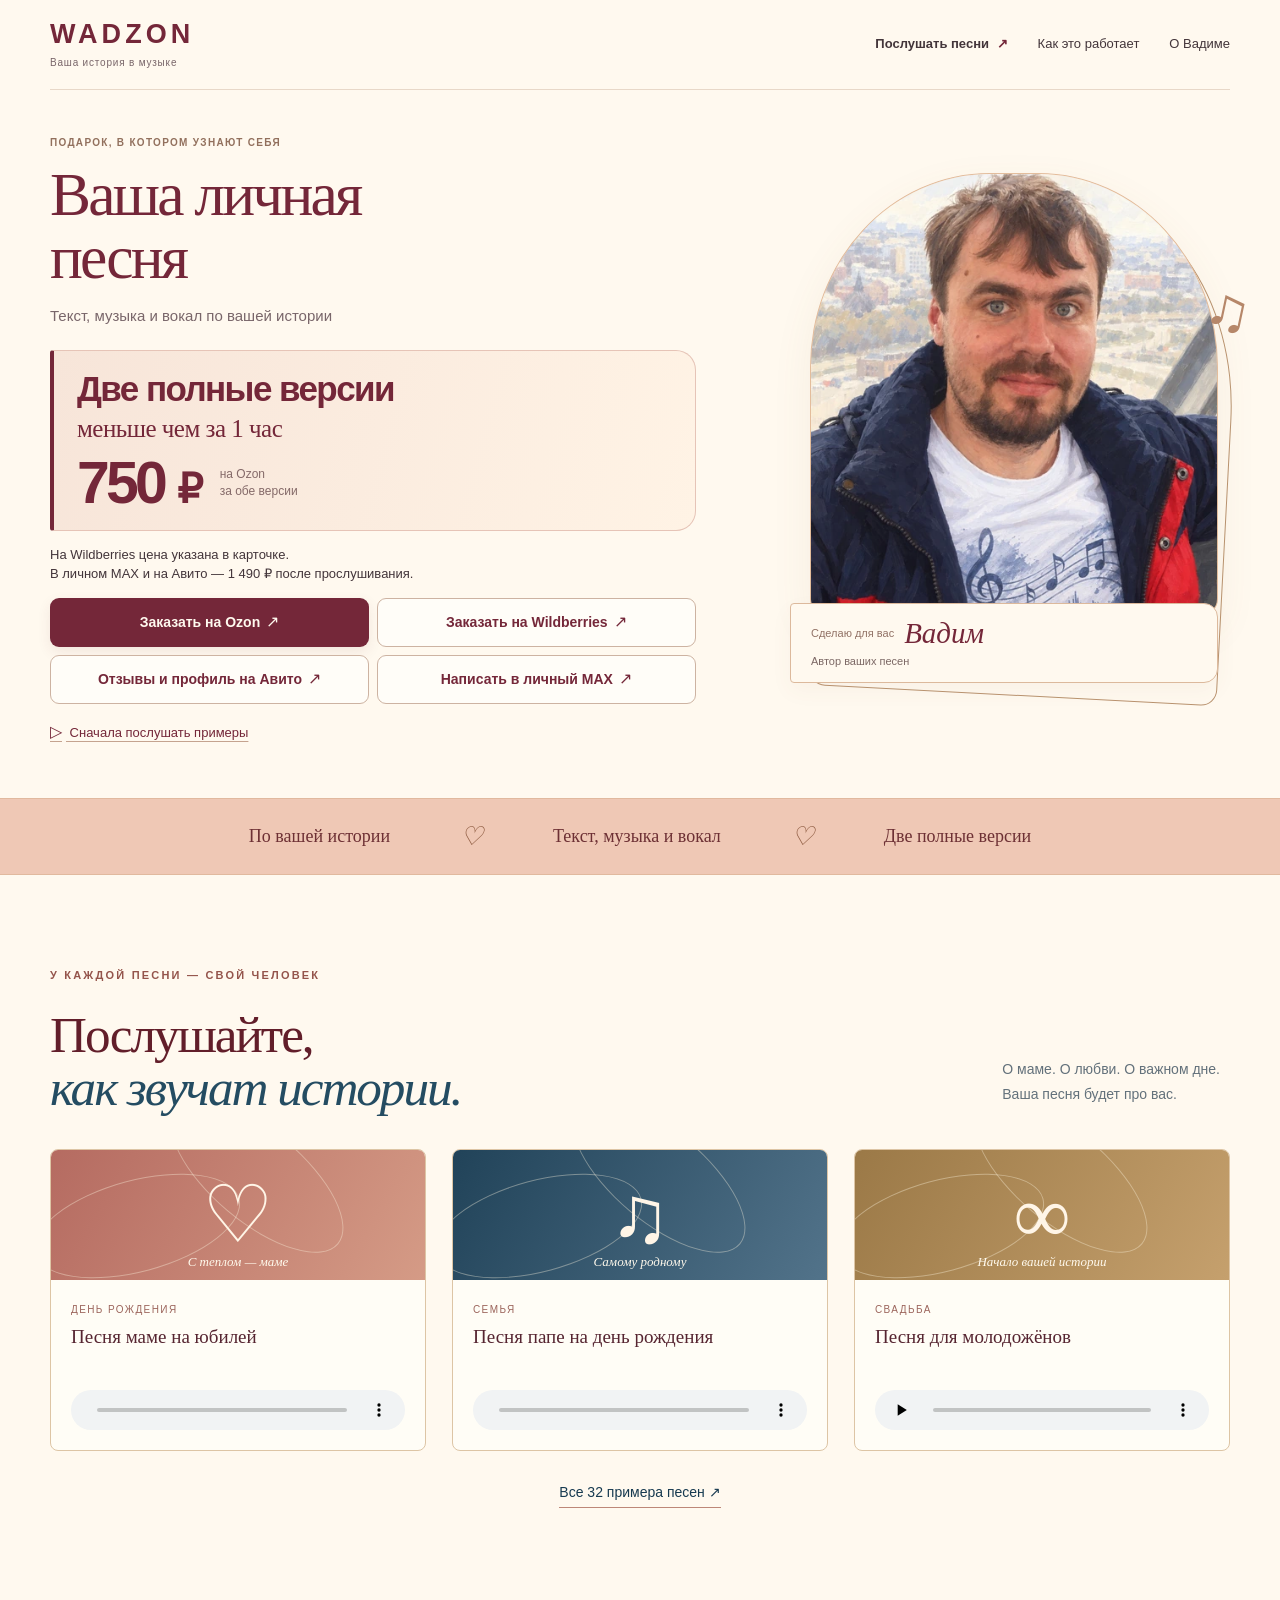
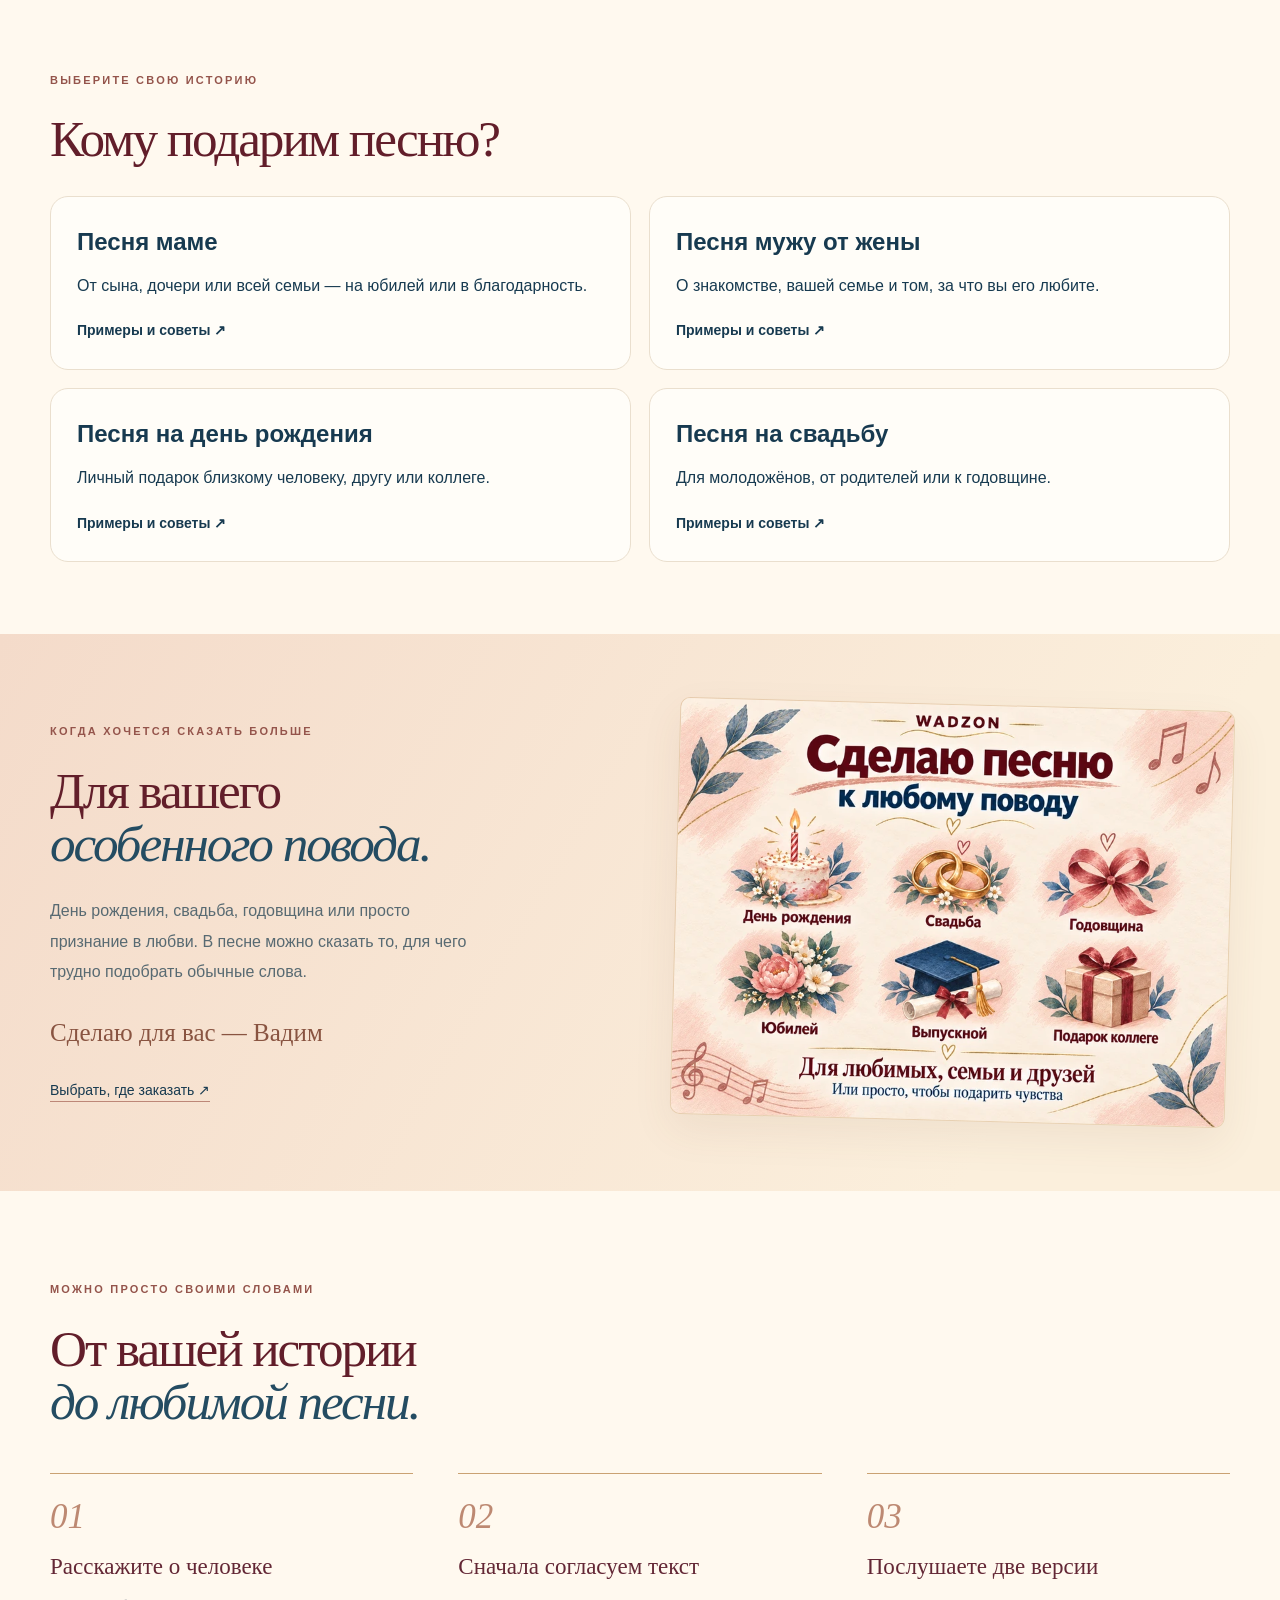
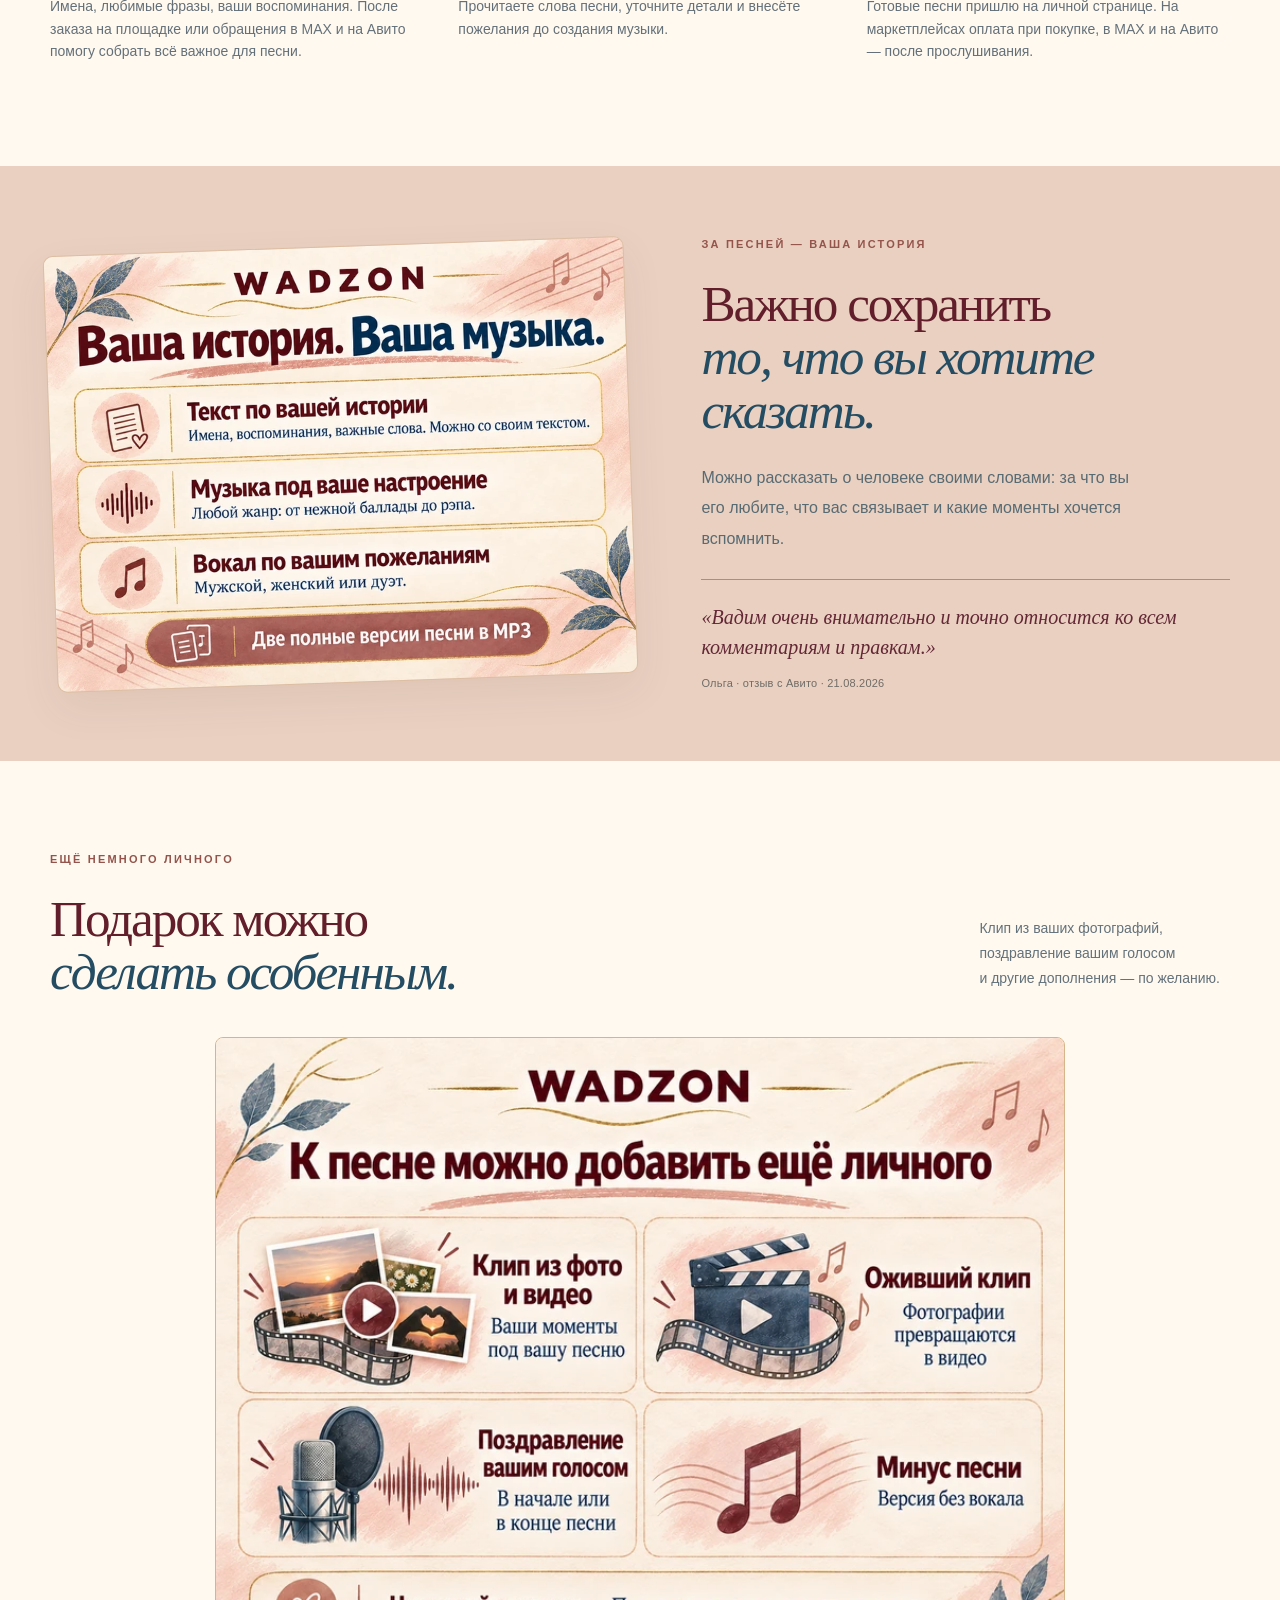
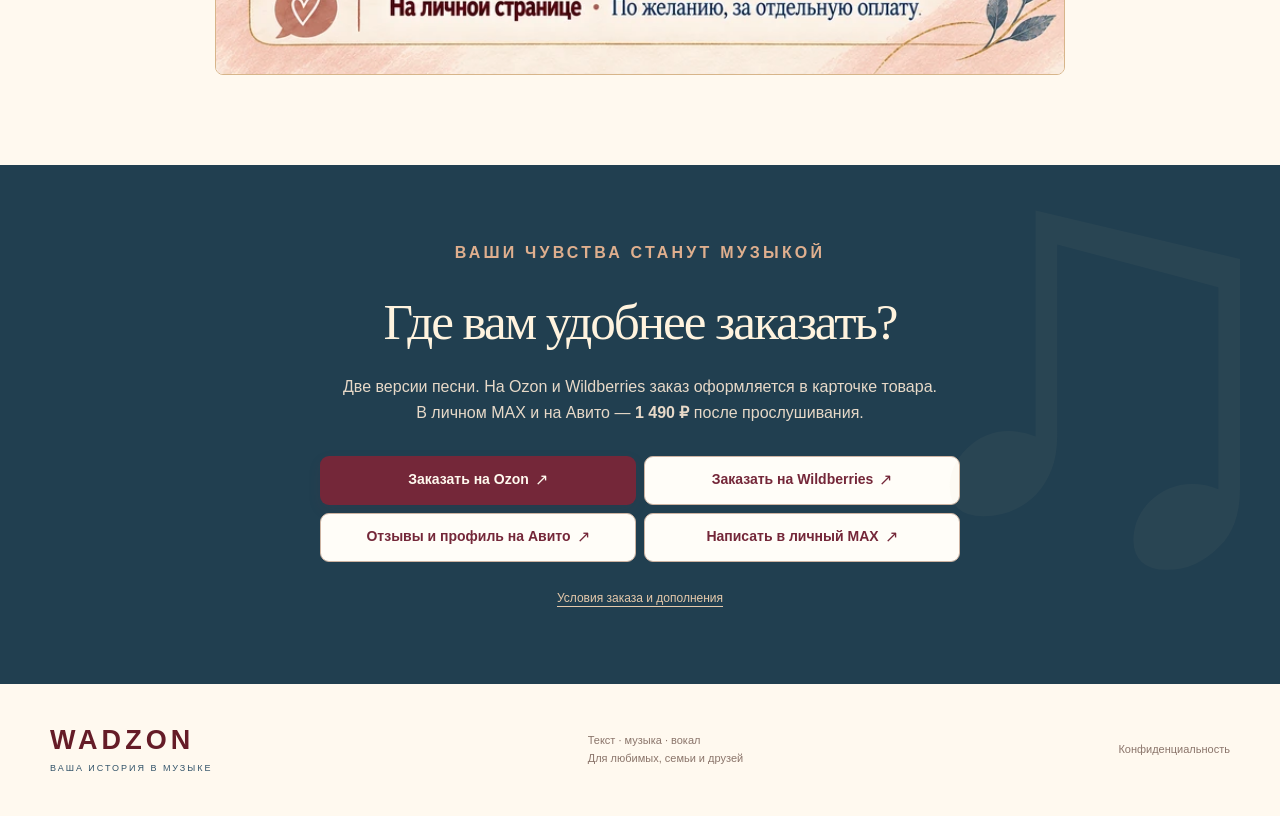
<file: index.html>
<!doctype html>
<html lang="ru"><head><script data-public-order-routing>/* Strip retired chat tokens before analytics and keep ordinary anchors. */
(() => {
  'use strict';
  const fragment = location.hash.startsWith('#chat=') ? '' : location.hash;
  if (location.hash !== fragment) history.replaceState(null, '', location.pathname + location.search);
  if (location.hostname === 'wadzon.ru') {
    location.replace('https://wadzon.com' + location.pathname + location.search + fragment);
  }
})();
</script><meta charset="utf-8"><meta name="viewport" content="width=device-width, initial-scale=1">
<title>Вадим — песни на заказ по вашей истории | WADZON</title><meta name="description" content="Вадим создаёт личные песни в подарок. Две версии с текстом, музыкой и вокалом. Послушайте примеры и выберите Ozon, Wildberries, Авито или личный MAX.">
<link rel="canonical" href="https://wadzon.com/">
<meta property="og:title" content="Вадим — песни на заказ по вашей истории | WADZON"><meta property="og:description" content="Вадим создаёт личные песни в подарок. Две версии с текстом, музыкой и вокалом. Послушайте примеры и выберите Ozon, Wildberries, Авито или личный MAX.">
<meta property="og:url" content="https://wadzon.com/"><meta property="og:type" content="website">
<meta property="og:site_name" content="WADZON"><meta property="og:locale" content="ru_RU">
<meta property="og:image" content="https://wadzon.com/assets/wadzon-avatar.png">
<meta name="twitter:card" content="summary_large_image"><meta name="theme-color" content="#fff9ef">
<link rel="icon" href="/favicon.svg" type="image/svg+xml">
<script type="application/ld+json">{"@context":"https://schema.org","@graph":[{"@type":"Person","@id":"https://wadzon.com/contacts.html#vadim","name":"Вадим","alternateName":"WADZON","url":"https://wadzon.com/contacts.html","sameAs":["https://www.avito.ru/brands/i24442157"]},{"@type":"WebSite","@id":"https://wadzon.com/#website","url":"https://wadzon.com/","name":"WADZON — песни на заказ","inLanguage":"ru","publisher":{"@id":"https://wadzon.com/contacts.html#vadim"}},{"@type":"WebPage","@id":"https://wadzon.com/#page","url":"https://wadzon.com/","name":"Вадим — песни на заказ по вашей истории | WADZON","description":"Вадим создаёт личные песни в подарок. Две версии с текстом, музыкой и вокалом. Послушайте примеры и выберите Ozon, Wildberries, Авито или личный MAX.","inLanguage":"ru","isPartOf":{"@id":"https://wadzon.com/#website"},"about":{"@id":"https://wadzon.com/#custom-song"}},{"@type":"Service","@id":"https://wadzon.com/#custom-song","name":"Песня под ключ за один час","serviceType":"Персональная песня с текстом, музыкой и вокалом","provider":{"@id":"https://wadzon.com/contacts.html#vadim"},"url":"https://wadzon.com/","description":"Песня под ключ за один час — 1 490 ₽. Текст по вашей истории, музыка и вокал. Полное прослушивание до оплаты, скачивание на личной странице.","termsOfService":"https://wadzon.com/songs.html#terms","offers":[{"@type":"Offer","price":"750","priceCurrency":"RUB","url":"https://www.ozon.ru/product/pesnya-za-1-chas-6293407488/","description":"Две версии песни на Ozon. Оплата при покупке."},{"@type":"Offer","price":"1490","priceCurrency":"RUB","url":"https://wadzon.com/#order","description":"Две версии песни в личном MAX и на Авито — 1 490 ₽. Полное прослушивание до оплаты."}]}]}</script><link rel="stylesheet" href="warm.css?v=20261111marketplaces1"><link rel="stylesheet" href="clear-hero.css?v=20261111marketplaces1"></head><body class="warm-site"><a class="skip-link" href="#main">Перейти к содержанию</a>

<header class="clear-header">
  <a class="clear-brand" href="/" aria-label="WADZON — песни на заказ">WADZON<span>Ваша история в музыке</span></a>
  <nav class="clear-nav" aria-label="О песне на заказ">
    <a href="#examples">Послушать песни <span aria-hidden="true">↗</span></a>
    <a href="#how">Как это работает</a>
    <a href="#about">О Вадиме</a>
  </nav>
</header>
<main id="main"><section class="clear-hero" id="clear-hero" aria-labelledby="clear-title">
  <div class="clear-copy">
    <p class="clear-eyebrow">Подарок, в котором узнают себя</p>
    <h1 class="clear-title" id="clear-title">Ваша личная песня</h1>
    <p class="clear-description">Текст, музыка и вокал по вашей истории</p>
    <div class="clear-offer">
      <p class="clear-versions">Две полные версии</p>
      <p class="clear-timing">меньше чем за 1 час</p>
      <p class="clear-price"><strong>750 <span>₽</span></strong><span class="clear-price-note">на Ozon<br>за обе версии</span></p>
    </div>
    <p class="clear-payment">На Wildberries цена указана в карточке.<br>В личном MAX и на Авито — 1 490 ₽ после прослушивания.</p>
    <div class="clear-actions" aria-label="Где заказать песню"><a class="clear-button clear-button--primary" href="https://www.ozon.ru/product/pesnya-za-1-chas-6293407488/" target="_blank" rel="noopener noreferrer" data-metrika-goal="ozon_click">Заказать на Ozon<span class="clear-button-arrow" aria-hidden="true">↗</span></a><a class="clear-button clear-button--secondary" href="https://www.wildberries.ru/catalog/1804639730/detail.aspx" target="_blank" rel="noopener noreferrer" data-metrika-goal="wb_click">Заказать на Wildberries<span class="clear-button-arrow" aria-hidden="true">↗</span></a><a class="clear-button clear-button--secondary" href="https://www.avito.ru/brands/i24442157" target="_blank" rel="noopener noreferrer" data-metrika-goal="avito_click">Отзывы и профиль на Авито<span class="clear-button-arrow" aria-hidden="true">↗</span></a><a class="clear-button clear-button--secondary" href="https://max.ru/u/f9LHodD0cOLyIVBk8ZNUTHv73fjZUxaY3-7dAHGgZJhk7E81tgsPBylfXCw" target="_blank" rel="noopener noreferrer" data-metrika-goal="max_click">Написать в личный MAX<span class="clear-button-arrow" aria-hidden="true">↗</span></a></div>
    <a class="clear-listen" href="#examples"><span aria-hidden="true">▷</span> Сначала послушать примеры</a>
  </div>
  <figure class="clear-person">
    <div class="clear-photo-frame"><img class="clear-photo" src="assets/warm/vadim-800.webp" srcset="assets/warm/vadim-480.webp 480w, assets/warm/vadim-800.webp 800w, assets/warm/vadim-1086.webp 1086w" sizes="(max-width: 640px) 80px, (max-width: 1000px) 38vw, 420px" width="1086" height="1448" alt="Вадим, автор проекта WADZON" fetchpriority="high" decoding="async"></div>
    <figcaption class="clear-caption"><span class="clear-caption-intro">Сделаю для вас</span><strong>Вадим</strong><span class="clear-caption-note">Автор ваших песен</span></figcaption>
    <span class="clear-photo-note" aria-hidden="true">♫</span>
  </figure>
</section>
<div class="ribbon"><span>По вашей истории</span><i>♡</i><span>Текст, музыка и вокал</span><i>♡</i><span>Две полные версии</span></div>
<section class="examples wrap" id="examples"><div class="section-head"><div><p class="eyebrow">У каждой песни — свой человек</p><h2>Послушайте,<br><em>как звучат истории.</em></h2></div><p>О маме. О любви. О важном дне.<br>Ваша песня будет про вас.</p></div><div class="tracks"><article><div class="track-art rose"><span aria-hidden="true">♡</span><small>С теплом — маме</small></div><div class="track-info"><p>День рождения</p><h3>Песня маме на юбилей</h3><audio controls preload="none" src="assets/examples/birthday-mom-jubilee.mp3" aria-label="Песня маме на юбилей"></audio></div></article><article><div class="track-art navy"><span aria-hidden="true">♫</span><small>Самому родному</small></div><div class="track-info"><p>Семья</p><h3>Песня папе на день рождения</h3><audio controls preload="none" src="assets/examples/birthday-dad.mp3" aria-label="Песня папе на день рождения"></audio></div></article><article><div class="track-art gold"><span aria-hidden="true">∞</span><small>Начало вашей истории</small></div><div class="track-info"><p>Свадьба</p><h3>Песня для молодожёнов</h3><audio controls preload="none" src="assets/examples/wedding-newlyweds.mp3" aria-label="Песня для молодожёнов"></audio></div></article></div><a class="text-link all" href="songs.html#catalogue" target="_blank" rel="noopener">Все 32 примера песен ↗</a></section>
<section class="wrap topic-section" id="occasions"><p class="eyebrow">Выберите свою историю</p><h2>Кому подарим песню?</h2><div class="topic-grid"><a class="topic-card" href="pesnya-mame.html"><h3>Песня маме</h3><p>От сына, дочери или всей семьи — на юбилей или в благодарность.</p><span>Примеры и советы ↗</span></a><a class="topic-card" href="pesnya-muzhu.html"><h3>Песня мужу от жены</h3><p>О знакомстве, вашей семье и том, за что вы его любите.</p><span>Примеры и советы ↗</span></a><a class="topic-card" href="pesnya-na-den-rozhdeniya.html"><h3>Песня на день рождения</h3><p>Личный подарок близкому человеку, другу или коллеге.</p><span>Примеры и советы ↗</span></a><a class="topic-card" href="pesnya-na-svadbu.html"><h3>Песня на свадьбу</h3><p>Для молодожёнов, от родителей или к годовщине.</p><span>Примеры и советы ↗</span></a></div></section><section class="occasion"><div class="wrap split"><div><p class="eyebrow">Когда хочется сказать больше</p><h2>Для вашего<br><em>особенного повода.</em></h2><p class="body-copy">День рождения, свадьба, годовщина или просто признание в любви. В песне можно сказать то, для чего трудно подобрать обычные слова.</p><p class="signature">Сделаю для вас — Вадим</p><a class="text-link" href="#order">Выбрать, где заказать ↗</a></div><img loading="lazy" class="art-sheet" src="assets/warm/occasions-800.webp" srcset="assets/warm/occasions-480.webp 480w, assets/warm/occasions-800.webp 800w, assets/warm/occasions-1200.webp 1200w, assets/warm/occasions-1448.webp 1448w" sizes="(max-width: 640px) calc(100vw - 36px), (max-width: 900px) 44vw, 600px" width="1448" height="1086" decoding="async" alt="Песня в подарок: день рождения, свадьба, годовщина, юбилей, выпускной, подарок коллеге"></div></section>
<section class="wrap process" id="how"><p class="eyebrow">Можно просто своими словами</p><h2>От вашей истории<br><em>до любимой песни.</em></h2><div class="steps"><article><span>01</span><h3>Расскажите о человеке</h3><p>Имена, любимые фразы, ваши воспоминания. После заказа на площадке или обращения в MAX и на Авито помогу собрать всё важное для песни.</p></article><article><span>02</span><h3>Сначала согласуем текст</h3><p>Прочитаете слова песни, уточните детали и внесёте пожелания до создания музыки.</p></article><article><span>03</span><h3>Послушаете две версии</h3><p>Готовые песни пришлю на личной странице. На маркетплейсах оплата при покупке, в MAX и на Авито — после прослушивания.</p></article></div></section>
<section class="about" id="about"><div class="wrap split"><img loading="lazy" class="art-sheet" src="assets/warm/story-800.webp" srcset="assets/warm/story-480.webp 480w, assets/warm/story-800.webp 800w, assets/warm/story-1200.webp 1200w, assets/warm/story-1448.webp 1448w" sizes="(max-width: 640px) calc(100vw - 36px), (max-width: 900px) 44vw, 600px" width="1448" height="1086" decoding="async" alt="Текст, музыка и вокал по вашей истории"><div><p class="eyebrow">За песней — ваша история</p><h2>Важно сохранить<br><em>то, что вы хотите сказать.</em></h2><p class="body-copy">Можно рассказать о человеке своими словами: за что вы его любите, что вас связывает и какие моменты хочется вспомнить.</p><blockquote>«Вадим очень внимательно и точно относится ко всем комментариям и правкам.»<cite>Ольга · отзыв с Авито · 21.08.2026</cite></blockquote></div></div></section>
<section class="wrap extras"><div class="section-head"><div><p class="eyebrow">Ещё немного личного</p><h2>Подарок можно<br><em>сделать особенным.</em></h2></div><p>Клип из ваших фотографий,<br>поздравление вашим голосом<br>и другие дополнения — по желанию.</p></div><img loading="lazy" src="assets/warm/addons-800.webp" srcset="assets/warm/addons-480.webp 480w, assets/warm/addons-800.webp 800w, assets/warm/addons-1200.webp 1200w, assets/warm/addons-1448.webp 1448w" sizes="(max-width: 640px) calc(100vw - 36px), (max-width: 900px) 44vw, 600px" width="1448" height="1086" decoding="async" alt="Дополнения к песне: клип, оживший клип, поздравление голосом и минус"></section>
<section class="order" id="order"><div class="wrap order-inner"><p class="eyebrow">Ваши чувства станут музыкой</p><h2>Где вам удобнее заказать?</h2><p>Две версии песни. На Ozon и Wildberries заказ оформляется в карточке товара.<br>В личном MAX и на Авито — <strong>1 490 ₽</strong> после прослушивания.</p><div class="clear-actions order-actions"><a class="clear-button clear-button--primary" href="https://www.ozon.ru/product/pesnya-za-1-chas-6293407488/" target="_blank" rel="noopener noreferrer" data-metrika-goal="ozon_click">Заказать на Ozon<span class="clear-button-arrow" aria-hidden="true">↗</span></a><a class="clear-button clear-button--secondary" href="https://www.wildberries.ru/catalog/1804639730/detail.aspx" target="_blank" rel="noopener noreferrer" data-metrika-goal="wb_click">Заказать на Wildberries<span class="clear-button-arrow" aria-hidden="true">↗</span></a><a class="clear-button clear-button--secondary" href="https://www.avito.ru/brands/i24442157" target="_blank" rel="noopener noreferrer" data-metrika-goal="avito_click">Отзывы и профиль на Авито<span class="clear-button-arrow" aria-hidden="true">↗</span></a><a class="clear-button clear-button--secondary" href="https://max.ru/u/f9LHodD0cOLyIVBk8ZNUTHv73fjZUxaY3-7dAHGgZJhk7E81tgsPBylfXCw" target="_blank" rel="noopener noreferrer" data-metrika-goal="max_click">Написать в личный MAX<span class="clear-button-arrow" aria-hidden="true">↗</span></a></div><a class="terms-link" href="songs.html#terms">Условия заказа и дополнения</a></div></section>
</main><footer class="wrap"><a class="brand" href="/">WADZON<span>ваша история в музыке</span></a><p>Текст · музыка · вокал<br>Для любимых, семьи и друзей</p><a href="https://wadzon.com/privacy.html" target="_blank" rel="noopener">Конфиденциальность</a></footer>

<nav class="mobile-order" aria-label="Где заказать песню"><div class="mobile-order-actions"><a class="clear-button clear-button--primary" href="https://www.ozon.ru/product/pesnya-za-1-chas-6293407488/" target="_blank" rel="noopener noreferrer" data-metrika-goal="ozon_click">Ozon<span class="clear-button-arrow" aria-hidden="true">↗</span></a><a class="clear-button clear-button--secondary" href="https://www.wildberries.ru/catalog/1804639730/detail.aspx" target="_blank" rel="noopener noreferrer" data-metrika-goal="wb_click">Wildberries<span class="clear-button-arrow" aria-hidden="true">↗</span></a><a class="clear-button clear-button--secondary" href="https://www.avito.ru/brands/i24442157" target="_blank" rel="noopener noreferrer" data-metrika-goal="avito_click">Авито<span class="clear-button-arrow" aria-hidden="true">↗</span></a><a class="clear-button clear-button--secondary" href="https://max.ru/u/f9LHodD0cOLyIVBk8ZNUTHv73fjZUxaY3-7dAHGgZJhk7E81tgsPBylfXCw" target="_blank" rel="noopener noreferrer" data-metrika-goal="max_click">MAX<span class="clear-button-arrow" aria-hidden="true">↗</span></a></div></nav>
<script src="examples-data.js"></script><script src="script.js?v=20261111marketplaces1"></script><script src="service.js?v=20261111marketplaces1"></script></body></html>
</file>
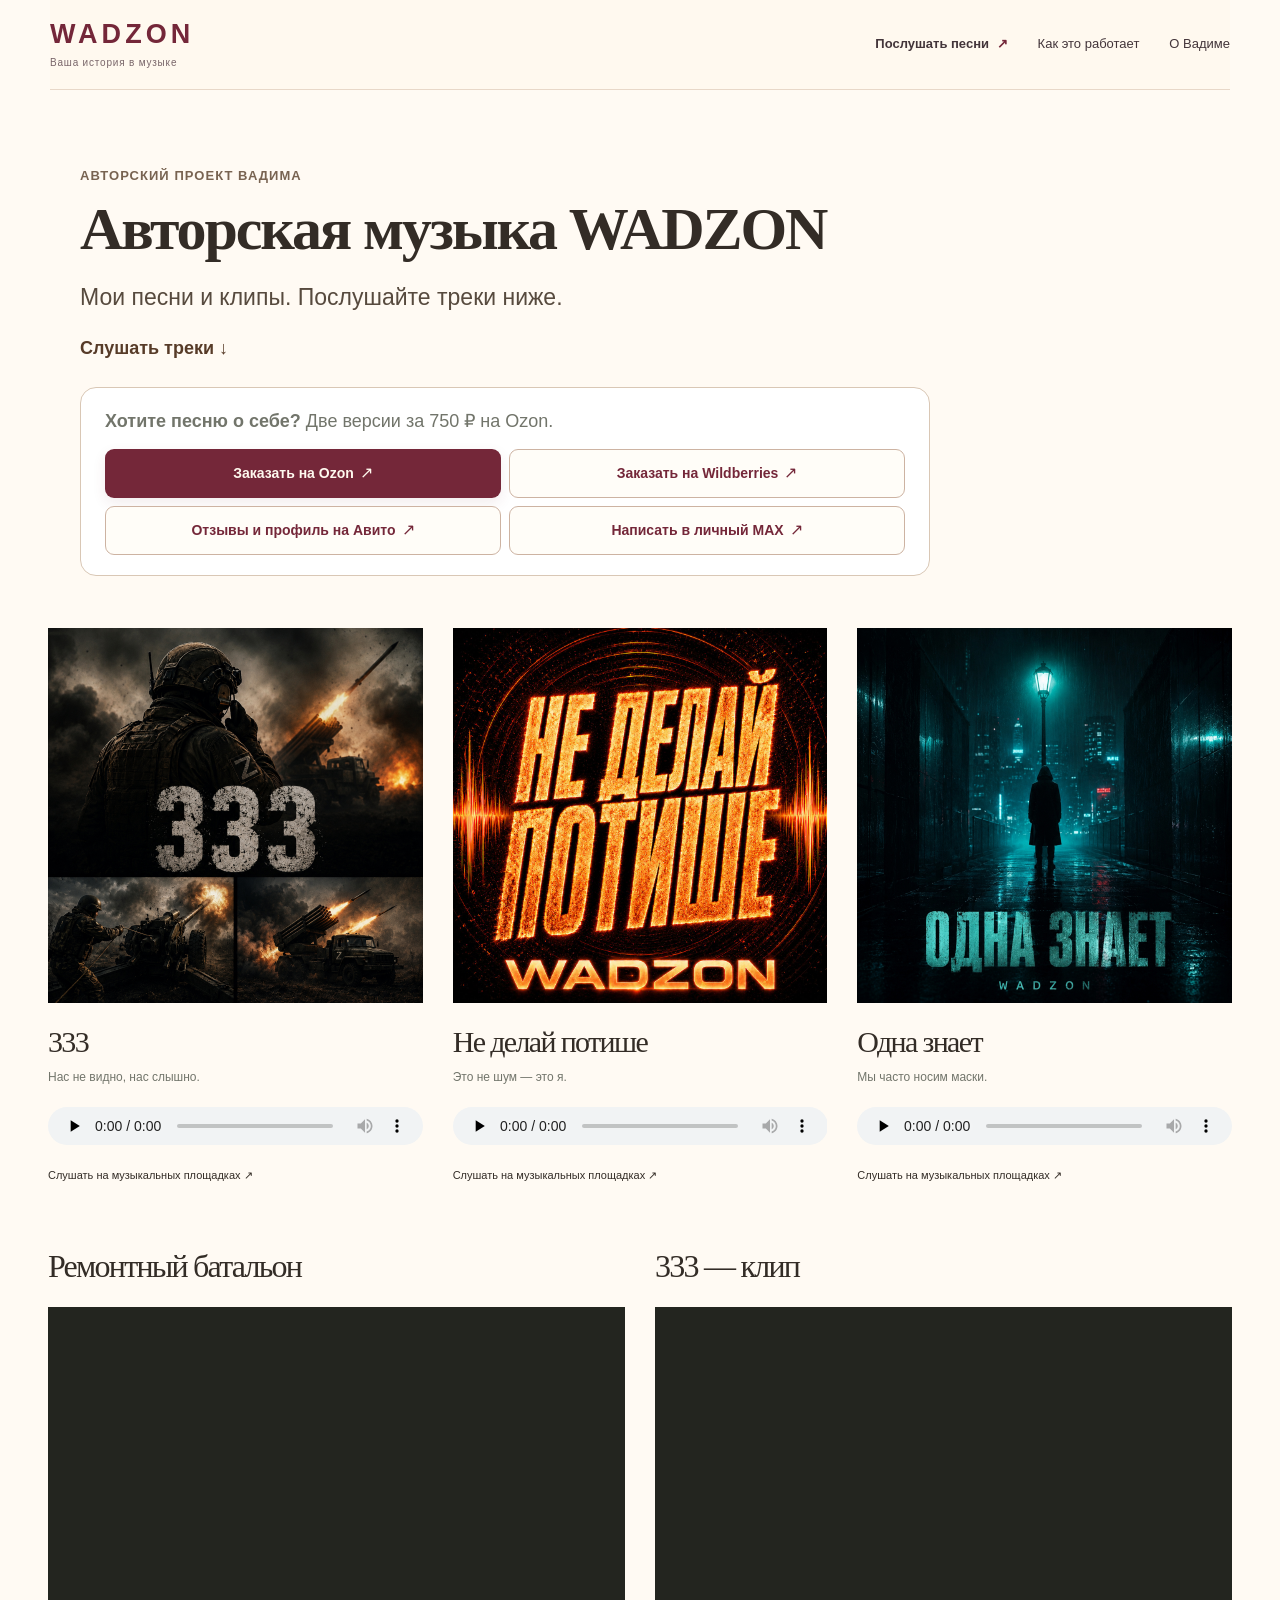
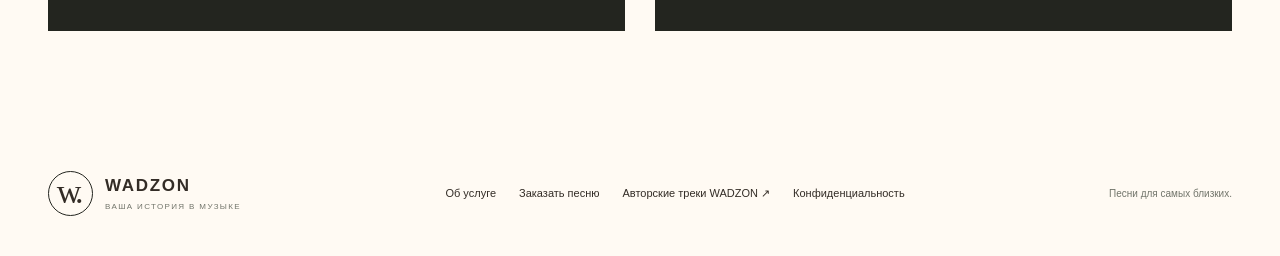
<file: artist.html>
<!doctype html>
<html lang="ru"><head><script data-public-order-routing>/* Strip retired chat tokens before analytics and keep ordinary anchors. */
(() => {
  'use strict';
  const fragment = location.hash.startsWith('#chat=') ? '' : location.hash;
  if (location.hash !== fragment) history.replaceState(null, '', location.pathname + location.search);
  if (location.hostname === 'wadzon.ru') {
    location.replace('https://wadzon.com' + location.pathname + location.search + fragment);
  }
})();
</script><meta charset="utf-8"><meta name="viewport" content="width=device-width, initial-scale=1">
<title>Авторские треки и клипы WADZON</title><meta name="description" content="Авторская музыка Вадима: 333, Не делай потише, Одна знает, Ремонтный батальон. Послушайте треки и посмотрите клипы WADZON.">
<link rel="canonical" href="https://wadzon.com/artist.html">
<meta property="og:title" content="Авторские треки и клипы WADZON"><meta property="og:description" content="Авторская музыка Вадима: 333, Не делай потише, Одна знает, Ремонтный батальон. Послушайте треки и посмотрите клипы WADZON.">
<meta property="og:url" content="https://wadzon.com/artist.html"><meta property="og:type" content="website">
<meta property="og:site_name" content="WADZON"><meta property="og:locale" content="ru_RU">
<meta property="og:image" content="https://wadzon.com/assets/wadzon-333-cover-3000.jpg">
<meta name="twitter:card" content="summary_large_image"><meta name="theme-color" content="#f7f5ef">
<link rel="icon" href="/favicon.svg" type="image/svg+xml"><link rel="stylesheet" href="service.css?v=20261020max">
<script type="application/ld+json">{"@context": "https://schema.org", "@graph": [{"@type": "Person", "@id": "https://wadzon.com/contacts.html#vadim", "name": "Вадим", "alternateName": "WADZON", "url": "https://wadzon.com/contacts.html", "sameAs": ["https://www.avito.ru/brands/i24442157"]}, {"@type": "WebSite", "@id": "https://wadzon.com/#website", "url": "https://wadzon.com/", "name": "WADZON — песни на заказ", "inLanguage": "ru", "publisher": {"@id": "https://wadzon.com/contacts.html#vadim"}}, {"@type": "WebPage", "@id": "https://wadzon.com/artist.html#page", "url": "https://wadzon.com/artist.html", "name": "Авторские треки и клипы WADZON", "description": "Авторская музыка Вадима: 333, Не делай потише, Одна знает, Ремонтный батальон. Послушайте треки и посмотрите клипы WADZON.", "inLanguage": "ru", "isPartOf": {"@id": "https://wadzon.com/#website"}, "breadcrumb": {"@id": "https://wadzon.com/artist.html#breadcrumb"}}, {"@type": "BreadcrumbList", "@id": "https://wadzon.com/artist.html#breadcrumb", "itemListElement": [{"@type": "ListItem", "position": 1, "name": "Песни на заказ", "item": "https://wadzon.com/"}, {"@type": "ListItem", "position": 2, "name": "Авторские треки", "item": "https://wadzon.com/artist.html"}]}]}</script><link rel="stylesheet" href="clear-hero.css?v=20261111marketplaces1"><link rel="stylesheet" href="clear-auxiliary.css?v=20261111marketplaces1"></head><body class="clear-aux-artist"><a class="skip-link" href="#main">Перейти к содержанию</a><!-- clear-aux-header --><header class="clear-header">
  <a class="clear-brand" href="/" aria-label="WADZON — песни на заказ">WADZON<span>Ваша история в музыке</span></a>
  <nav class="clear-nav" aria-label="О песне на заказ">
    <a href="/#examples">Послушать песни <span aria-hidden="true">↗</span></a>
    <a href="/#how">Как это работает</a>
    <a href="/#about">О Вадиме</a>
  </nav>
</header><!-- /clear-aux-header --><main id="main"><section class="clear-aux-intro clear-aux-wrap" data-clear-aux-intro><p class="clear-aux-eyebrow">Авторский проект Вадима</p><h1>Авторская музыка WADZON</h1><p class="clear-aux-lead">Мои песни и клипы. Послушайте треки ниже.</p><a class="clear-aux-listen" href="#artist-tracks">Слушать треки ↓</a><aside class="clear-aux-order" aria-label="Персональная песня на заказ"><p><strong>Хотите песню о себе?</strong> Две версии за 750 ₽ на Ozon.</p><div class="clear-actions"><a class="clear-button clear-button--primary" href="https://www.ozon.ru/product/pesnya-za-1-chas-6293407488/" target="_blank" rel="noopener noreferrer" data-metrika-goal="ozon_click">Заказать на Ozon<span class="clear-button-arrow" aria-hidden="true">↗</span></a><a class="clear-button clear-button--secondary" href="https://www.wildberries.ru/catalog/1804639730/detail.aspx" target="_blank" rel="noopener noreferrer" data-metrika-goal="wb_click">Заказать на Wildberries<span class="clear-button-arrow" aria-hidden="true">↗</span></a><a class="clear-button clear-button--secondary" href="https://www.avito.ru/brands/i24442157" target="_blank" rel="noopener noreferrer" data-metrika-goal="avito_click">Отзывы и профиль на Авито<span class="clear-button-arrow" aria-hidden="true">↗</span></a><a class="clear-button clear-button--secondary" href="https://max.ru/u/f9LHodD0cOLyIVBk8ZNUTHv73fjZUxaY3-7dAHGgZJhk7E81tgsPBylfXCw" target="_blank" rel="noopener noreferrer" data-metrika-goal="max_click">Написать в личный MAX<span class="clear-button-arrow" aria-hidden="true">↗</span></a></div></aside></section><section class="section"><div class="container"><div class="artist-grid" id="artist-tracks"><article class="artist-card"><img src="assets/wadzon-333-cover-3000.jpg" alt="Обложка WADZON — 333" loading="lazy"><h2>333</h2><p>Нас не видно, нас слышно.</p><audio controls preload="none" src="assets/wadzon-333-preview.mp3" aria-label="333"></audio><a class="text-link" href="https://band.link/T2BNU" target="_blank" rel="noopener noreferrer" data-metrika-goal="bandlink_click">Слушать на музыкальных площадках ↗</a></article><article class="artist-card"><img src="assets/ne-delay-potishe-cover.jpg" alt="Обложка WADZON — Не делай потише" loading="lazy"><h2>Не делай потише</h2><p>Это не шум — это я.</p><audio controls preload="none" src="assets/ne-delay-potishe.mp3" aria-label="Не делай потише"></audio><a class="text-link" href="https://band.link/UjQLh" target="_blank" rel="noopener noreferrer" data-metrika-goal="bandlink_click">Слушать на музыкальных площадках ↗</a></article><article class="artist-card"><img src="assets/odna-znaet-cover-3000.jpg" alt="Обложка WADZON — Одна знает" loading="lazy"><h2>Одна знает</h2><p>Мы часто носим маски.</p><audio controls preload="none" src="assets/odna-znaet.mp3" aria-label="Одна знает"></audio><a class="text-link" href="https://band.link/8pmgr" target="_blank" rel="noopener noreferrer" data-metrika-goal="bandlink_click">Слушать на музыкальных площадках ↗</a></article></div><div class="artist-videos"><article><h2>Ремонтный батальон</h2><iframe loading="lazy" src="https://vk.com/video_ext.php?oid=-136238770&id=456239098&hd=2" title="WADZON — Ремонтный батальон" allow="encrypted-media; fullscreen; picture-in-picture" allowfullscreen></iframe></article><article><h2>333 — клип</h2><iframe loading="lazy" src="https://vk.com/video_ext.php?oid=-136238770&id=456239094&hash=1ea663ed8fe0f9fcf9&hd=2" title="WADZON — 333" allow="encrypted-media; fullscreen; picture-in-picture" allowfullscreen></iframe></article></div></div></section></main><footer class="site-footer"><div class="container footer-inner"><a class="brand" href="/"><span class="brand-symbol" aria-hidden="true">w.</span><span>WADZON<small>ВАША ИСТОРИЯ В МУЗЫКЕ</small></span></a><div class="footer-links"><a href="songs.html">Об услуге</a><a href="contacts.html">Заказать песню</a><a href="artist.html">Авторские треки WADZON ↗</a><a class="privacy-link" href="privacy.html">Конфиденциальность</a></div><p>Песни для самых близких.</p></div></footer>

<script src="script.js?v=20261006"></script><script src="service.js?v=20261006"></script>
</body></html>
</file>
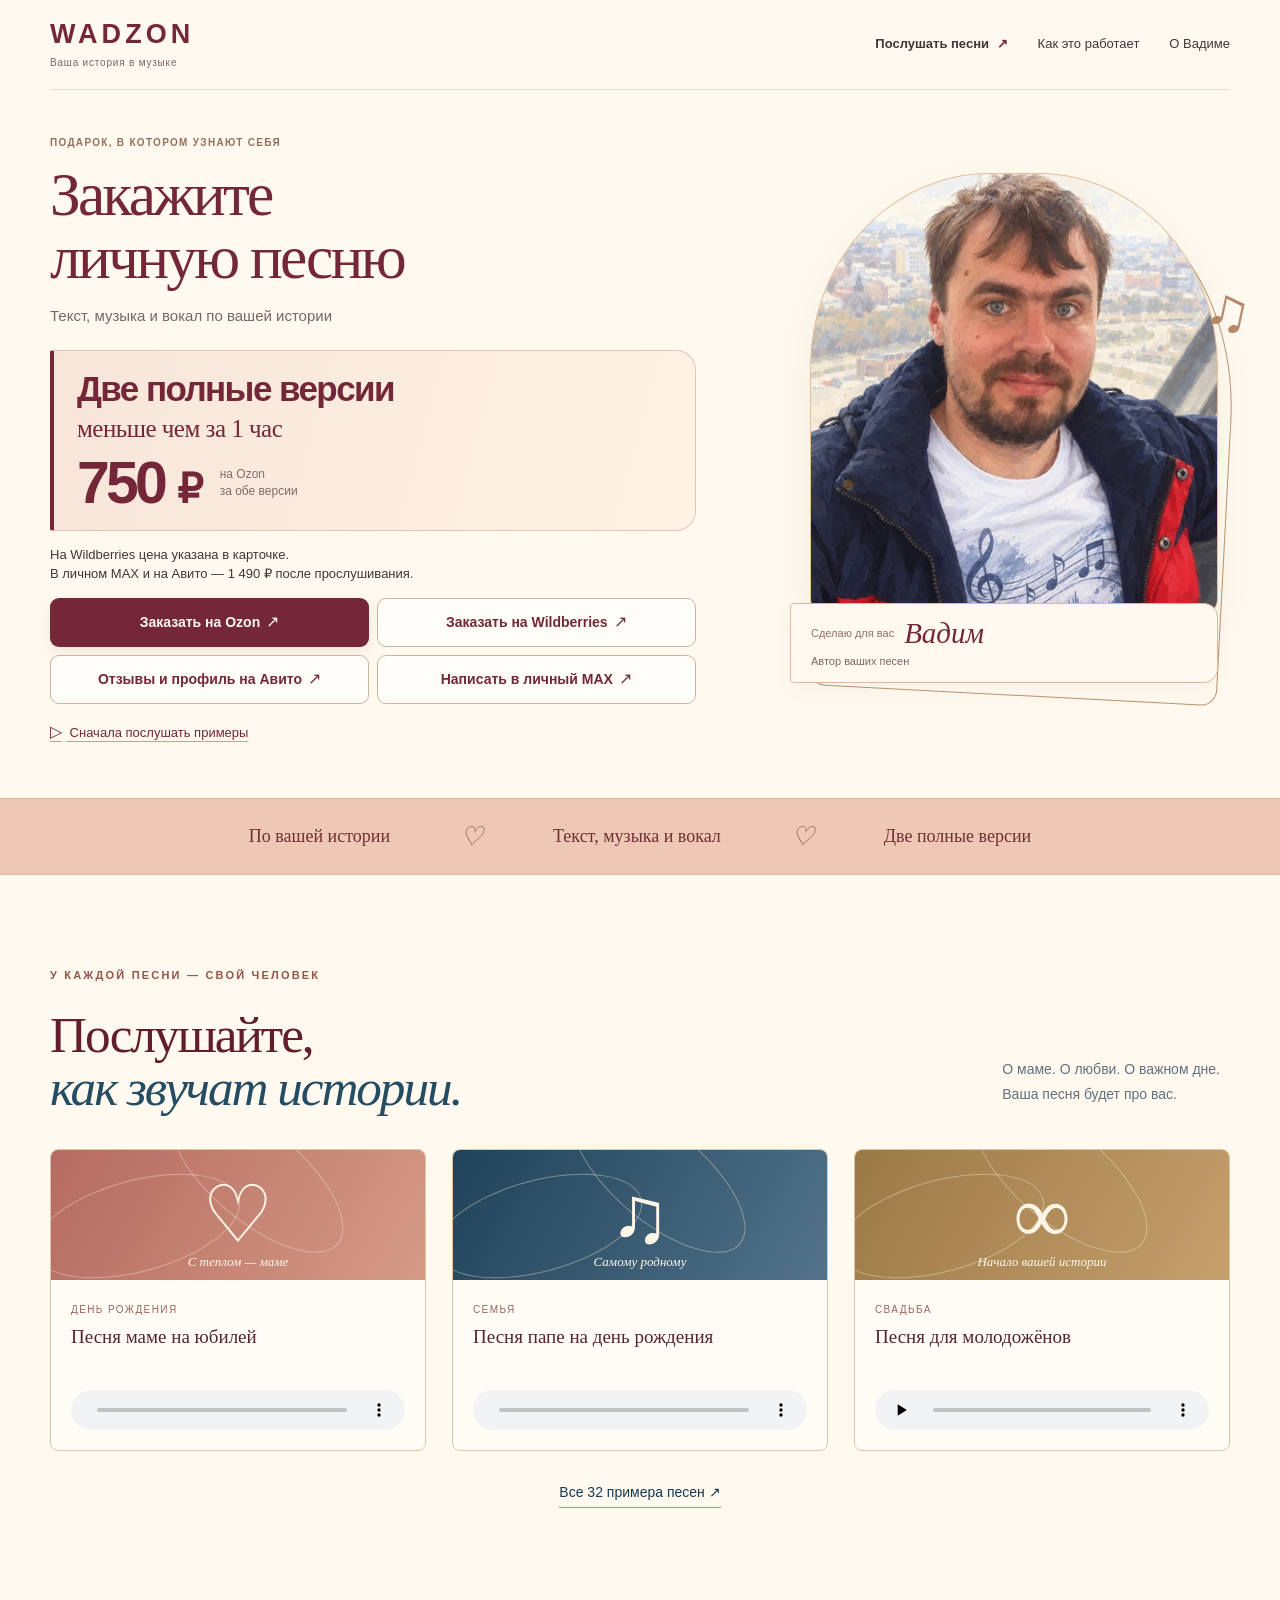
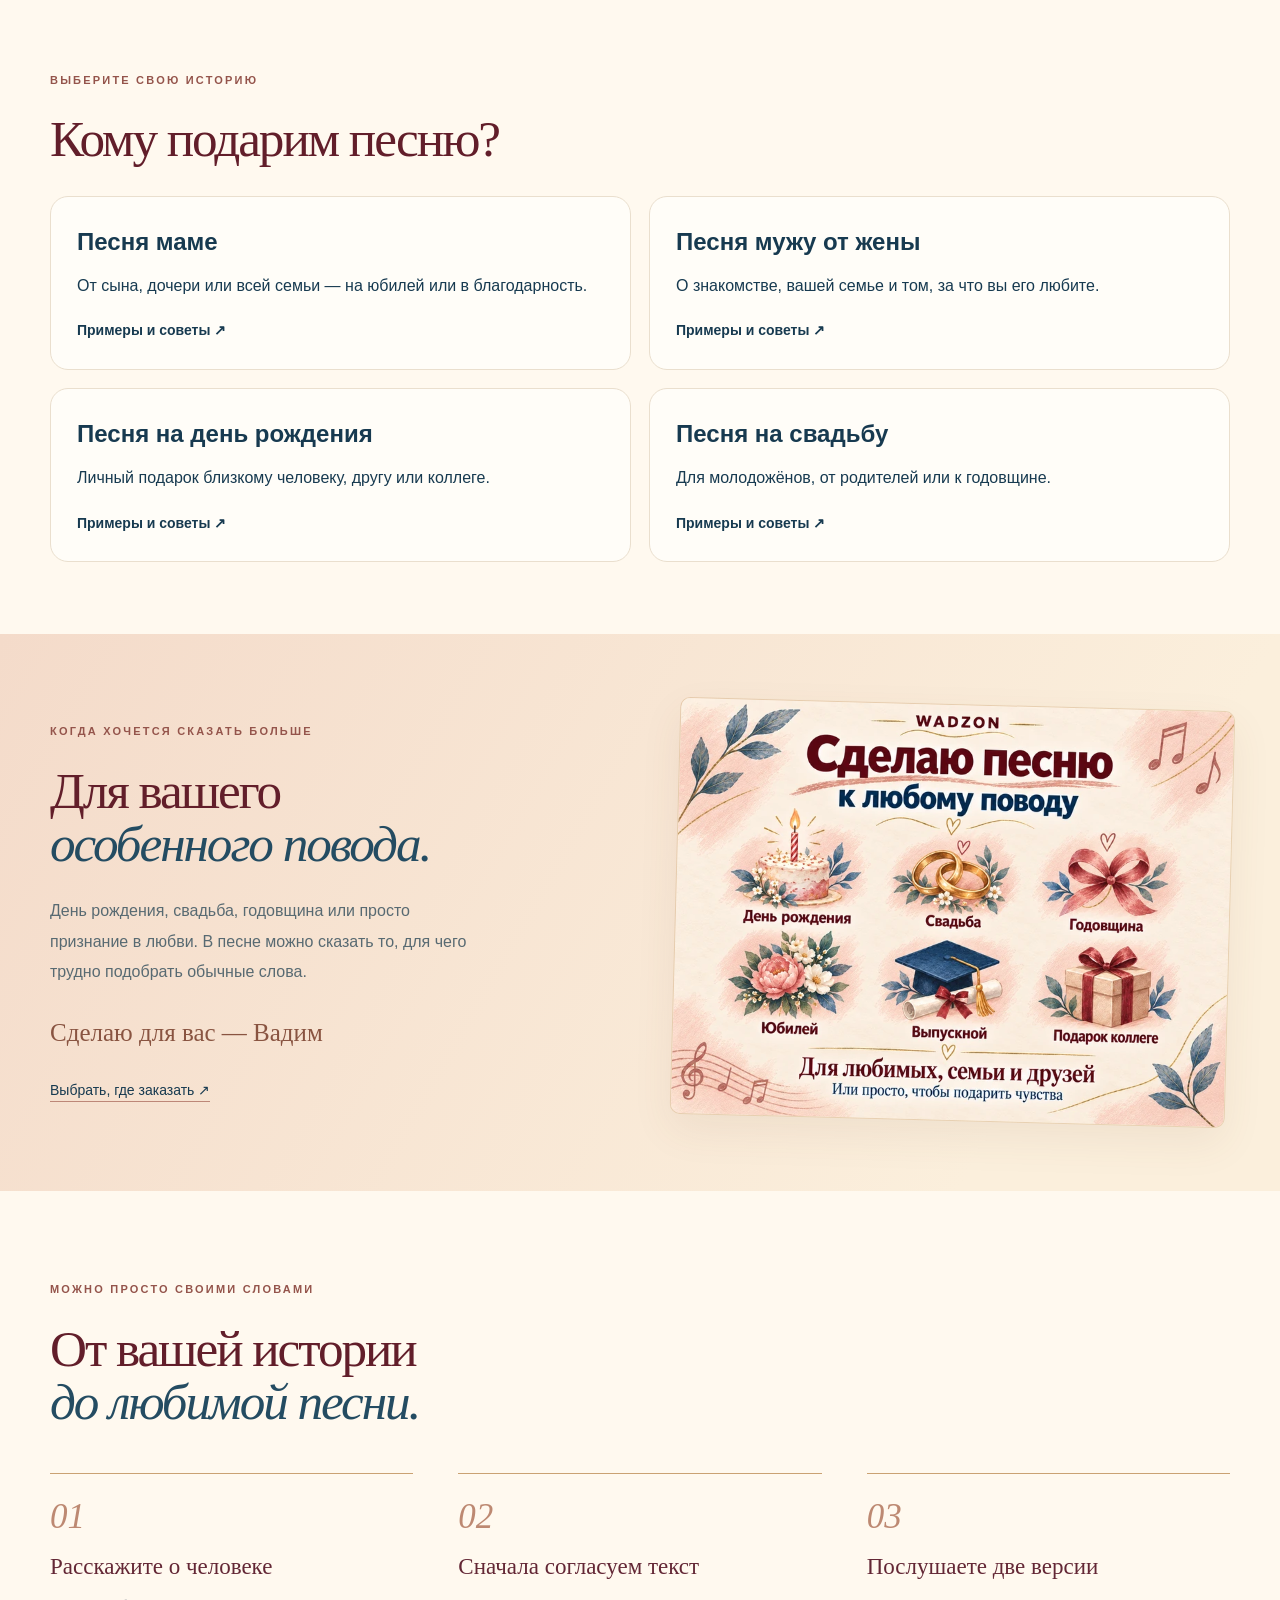
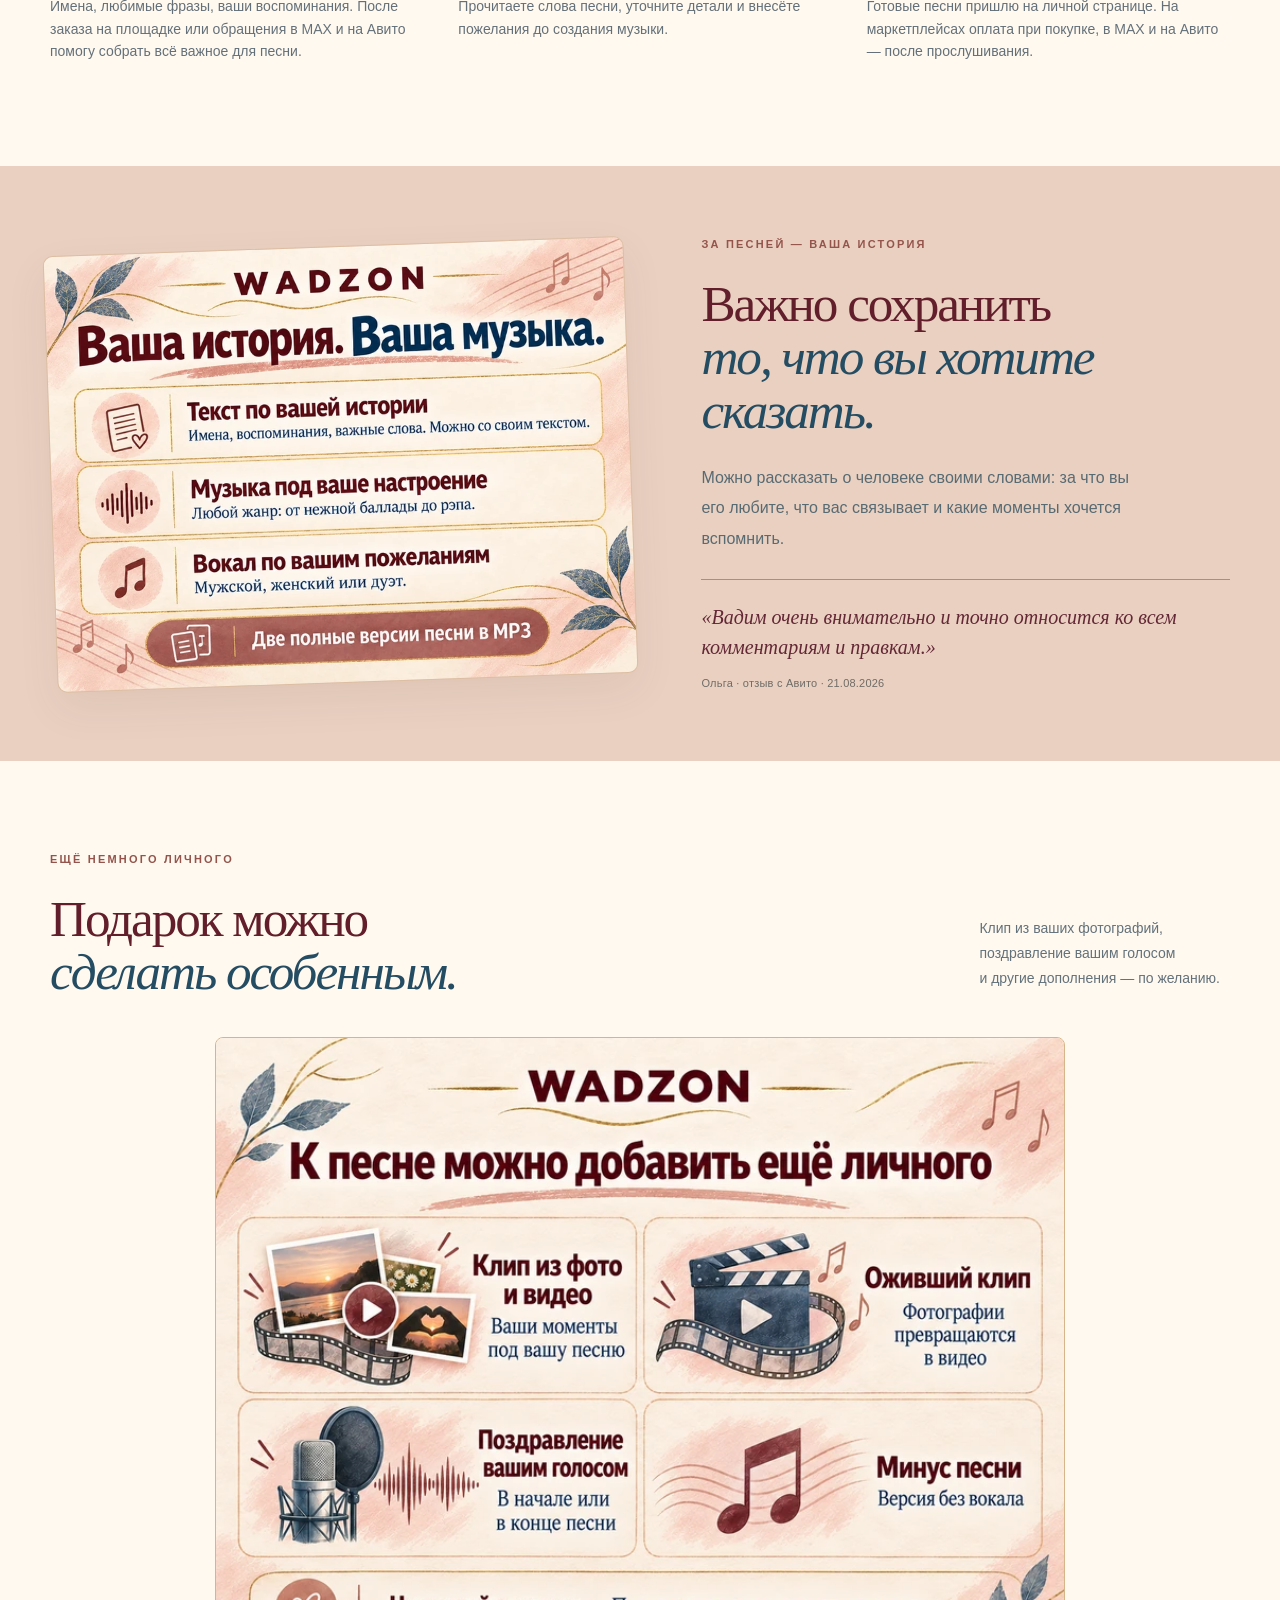
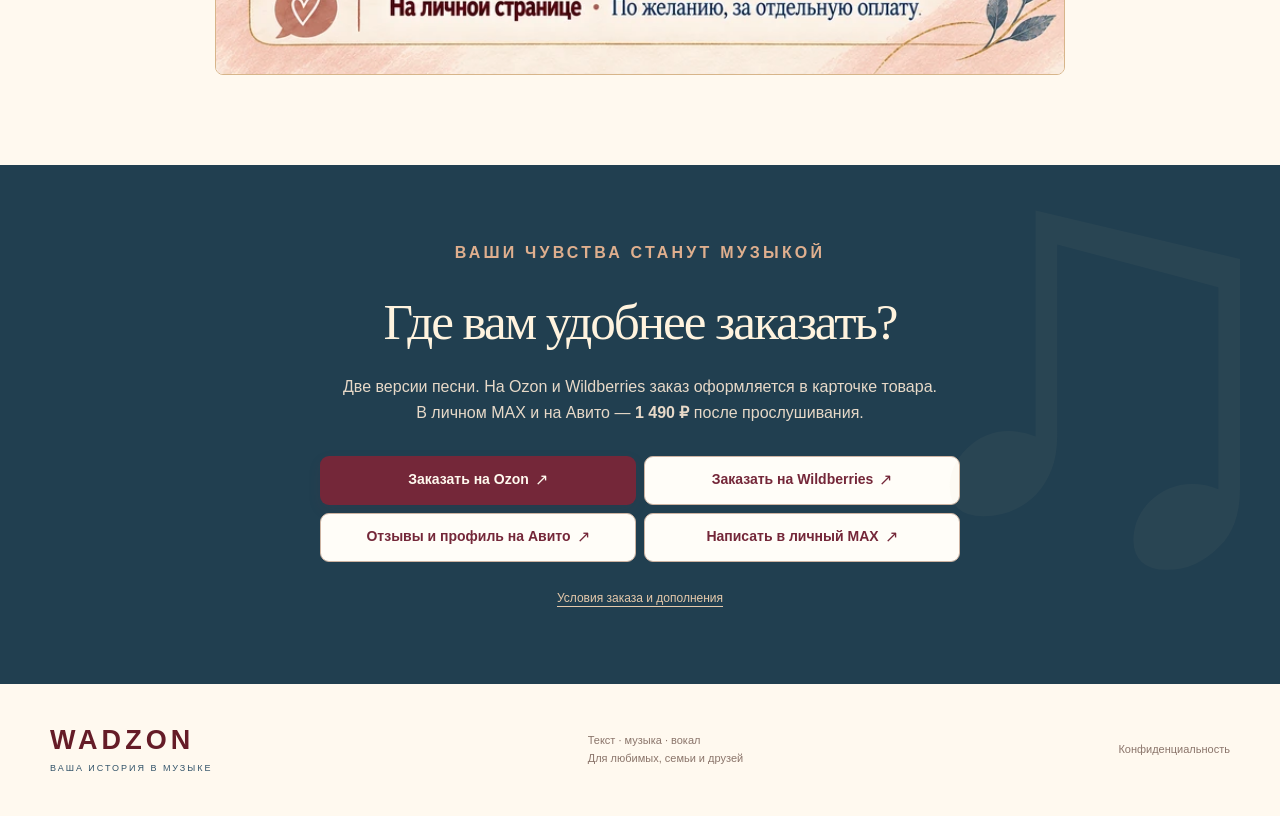
<file: contacts.html>
<!doctype html>
<html lang="ru"><head><script data-public-order-routing>/* Strip retired chat tokens before analytics and keep ordinary anchors. */
(() => {
  'use strict';
  const fragment = location.hash.startsWith('#chat=') ? '' : location.hash;
  if (location.hash !== fragment) history.replaceState(null, '', location.pathname + location.search);
  if (location.hostname === 'wadzon.ru') {
    location.replace('https://wadzon.com' + location.pathname + location.search + fragment);
  }
})();
</script><meta charset="utf-8"><meta name="viewport" content="width=device-width, initial-scale=1">
<title>Где заказать песню у Вадима | WADZON</title><meta name="description" content="Закажите личную песню на Ozon или Wildberries, посмотрите отзывы на Авито или напишите Вадиму в личный MAX.">
<link rel="canonical" href="https://wadzon.com/contacts.html">
<meta property="og:title" content="Где заказать песню у Вадима | WADZON"><meta property="og:description" content="Закажите личную песню на Ozon или Wildberries, посмотрите отзывы на Авито или напишите Вадиму в личный MAX.">
<meta property="og:url" content="https://wadzon.com/contacts.html"><meta property="og:type" content="website">
<meta property="og:site_name" content="WADZON"><meta property="og:locale" content="ru_RU">
<meta property="og:image" content="https://wadzon.com/assets/wadzon-avatar.png">
<meta name="twitter:card" content="summary_large_image"><meta name="theme-color" content="#fff9ef">
<link rel="icon" href="/favicon.svg" type="image/svg+xml">
<script type="application/ld+json">{"@context":"https://schema.org","@graph":[{"@type":"Person","@id":"https://wadzon.com/contacts.html#vadim","name":"Вадим","alternateName":"WADZON","url":"https://wadzon.com/contacts.html","sameAs":["https://www.avito.ru/brands/i24442157"]},{"@type":"WebSite","@id":"https://wadzon.com/#website","url":"https://wadzon.com/","name":"WADZON — песни на заказ","inLanguage":"ru","publisher":{"@id":"https://wadzon.com/contacts.html#vadim"}},{"@type":"WebPage","@id":"https://wadzon.com/contacts.html#page","url":"https://wadzon.com/contacts.html","name":"Где заказать песню у Вадима | WADZON","description":"Закажите личную песню на Ozon или Wildberries, посмотрите отзывы на Авито или напишите Вадиму в личный MAX.","inLanguage":"ru","isPartOf":{"@id":"https://wadzon.com/#website"},"breadcrumb":{"@id":"https://wadzon.com/contacts.html#breadcrumb"}},{"@type":"BreadcrumbList","@id":"https://wadzon.com/contacts.html#breadcrumb","itemListElement":[{"@type":"ListItem","position":1,"name":"Песни на заказ","item":"https://wadzon.com/"},{"@type":"ListItem","position":2,"name":"Контакты","item":"https://wadzon.com/contacts.html"}]}]}</script><link rel="stylesheet" href="warm.css?v=20261111marketplaces1"><link rel="stylesheet" href="clear-hero.css?v=20261111marketplaces1"></head><body class="warm-site"><a class="skip-link" href="#main">Перейти к содержанию</a>

<header class="clear-header">
  <a class="clear-brand" href="/" aria-label="WADZON — песни на заказ">WADZON<span>Ваша история в музыке</span></a>
  <nav class="clear-nav" aria-label="О песне на заказ">
    <a href="#examples">Послушать песни <span aria-hidden="true">↗</span></a>
    <a href="#how">Как это работает</a>
    <a href="#about">О Вадиме</a>
  </nav>
</header>
<main id="main"><section class="clear-hero" id="clear-hero" aria-labelledby="clear-title">
  <div class="clear-copy">
    <p class="clear-eyebrow">Подарок, в котором узнают себя</p>
    <h1 class="clear-title" id="clear-title">Закажите личную песню</h1>
    <p class="clear-description">Текст, музыка и вокал по вашей истории</p>
    <div class="clear-offer">
      <p class="clear-versions">Две полные версии</p>
      <p class="clear-timing">меньше чем за 1 час</p>
      <p class="clear-price"><strong>750 <span>₽</span></strong><span class="clear-price-note">на Ozon<br>за обе версии</span></p>
    </div>
    <p class="clear-payment">На Wildberries цена указана в карточке.<br>В личном MAX и на Авито — 1 490 ₽ после прослушивания.</p>
    <div class="clear-actions" aria-label="Где заказать песню"><a class="clear-button clear-button--primary" href="https://www.ozon.ru/product/pesnya-za-1-chas-6293407488/" target="_blank" rel="noopener noreferrer" data-metrika-goal="ozon_click">Заказать на Ozon<span class="clear-button-arrow" aria-hidden="true">↗</span></a><a class="clear-button clear-button--secondary" href="https://www.wildberries.ru/catalog/1804639730/detail.aspx" target="_blank" rel="noopener noreferrer" data-metrika-goal="wb_click">Заказать на Wildberries<span class="clear-button-arrow" aria-hidden="true">↗</span></a><a class="clear-button clear-button--secondary" href="https://www.avito.ru/brands/i24442157" target="_blank" rel="noopener noreferrer" data-metrika-goal="avito_click">Отзывы и профиль на Авито<span class="clear-button-arrow" aria-hidden="true">↗</span></a><a class="clear-button clear-button--secondary" href="https://max.ru/u/f9LHodD0cOLyIVBk8ZNUTHv73fjZUxaY3-7dAHGgZJhk7E81tgsPBylfXCw" target="_blank" rel="noopener noreferrer" data-metrika-goal="max_click">Написать в личный MAX<span class="clear-button-arrow" aria-hidden="true">↗</span></a></div>
    <a class="clear-listen" href="#examples"><span aria-hidden="true">▷</span> Сначала послушать примеры</a>
  </div>
  <figure class="clear-person">
    <div class="clear-photo-frame"><img class="clear-photo" src="assets/warm/vadim-800.webp" srcset="assets/warm/vadim-480.webp 480w, assets/warm/vadim-800.webp 800w, assets/warm/vadim-1086.webp 1086w" sizes="(max-width: 640px) 80px, (max-width: 1000px) 38vw, 420px" width="1086" height="1448" alt="Вадим, автор проекта WADZON" fetchpriority="high" decoding="async"></div>
    <figcaption class="clear-caption"><span class="clear-caption-intro">Сделаю для вас</span><strong>Вадим</strong><span class="clear-caption-note">Автор ваших песен</span></figcaption>
    <span class="clear-photo-note" aria-hidden="true">♫</span>
  </figure>
</section>
<div class="ribbon"><span>По вашей истории</span><i>♡</i><span>Текст, музыка и вокал</span><i>♡</i><span>Две полные версии</span></div>
<section class="examples wrap" id="examples"><div class="section-head"><div><p class="eyebrow">У каждой песни — свой человек</p><h2>Послушайте,<br><em>как звучат истории.</em></h2></div><p>О маме. О любви. О важном дне.<br>Ваша песня будет про вас.</p></div><div class="tracks"><article><div class="track-art rose"><span aria-hidden="true">♡</span><small>С теплом — маме</small></div><div class="track-info"><p>День рождения</p><h3>Песня маме на юбилей</h3><audio controls preload="none" src="assets/examples/birthday-mom-jubilee.mp3" aria-label="Песня маме на юбилей"></audio></div></article><article><div class="track-art navy"><span aria-hidden="true">♫</span><small>Самому родному</small></div><div class="track-info"><p>Семья</p><h3>Песня папе на день рождения</h3><audio controls preload="none" src="assets/examples/birthday-dad.mp3" aria-label="Песня папе на день рождения"></audio></div></article><article><div class="track-art gold"><span aria-hidden="true">∞</span><small>Начало вашей истории</small></div><div class="track-info"><p>Свадьба</p><h3>Песня для молодожёнов</h3><audio controls preload="none" src="assets/examples/wedding-newlyweds.mp3" aria-label="Песня для молодожёнов"></audio></div></article></div><a class="text-link all" href="songs.html#catalogue" target="_blank" rel="noopener">Все 32 примера песен ↗</a></section>
<section class="wrap topic-section" id="occasions"><p class="eyebrow">Выберите свою историю</p><h2>Кому подарим песню?</h2><div class="topic-grid"><a class="topic-card" href="pesnya-mame.html"><h3>Песня маме</h3><p>От сына, дочери или всей семьи — на юбилей или в благодарность.</p><span>Примеры и советы ↗</span></a><a class="topic-card" href="pesnya-muzhu.html"><h3>Песня мужу от жены</h3><p>О знакомстве, вашей семье и том, за что вы его любите.</p><span>Примеры и советы ↗</span></a><a class="topic-card" href="pesnya-na-den-rozhdeniya.html"><h3>Песня на день рождения</h3><p>Личный подарок близкому человеку, другу или коллеге.</p><span>Примеры и советы ↗</span></a><a class="topic-card" href="pesnya-na-svadbu.html"><h3>Песня на свадьбу</h3><p>Для молодожёнов, от родителей или к годовщине.</p><span>Примеры и советы ↗</span></a></div></section><section class="occasion"><div class="wrap split"><div><p class="eyebrow">Когда хочется сказать больше</p><h2>Для вашего<br><em>особенного повода.</em></h2><p class="body-copy">День рождения, свадьба, годовщина или просто признание в любви. В песне можно сказать то, для чего трудно подобрать обычные слова.</p><p class="signature">Сделаю для вас — Вадим</p><a class="text-link" href="#order">Выбрать, где заказать ↗</a></div><img loading="lazy" class="art-sheet" src="assets/warm/occasions-800.webp" srcset="assets/warm/occasions-480.webp 480w, assets/warm/occasions-800.webp 800w, assets/warm/occasions-1200.webp 1200w, assets/warm/occasions-1448.webp 1448w" sizes="(max-width: 640px) calc(100vw - 36px), (max-width: 900px) 44vw, 600px" width="1448" height="1086" decoding="async" alt="Песня в подарок: день рождения, свадьба, годовщина, юбилей, выпускной, подарок коллеге"></div></section>
<section class="wrap process" id="how"><p class="eyebrow">Можно просто своими словами</p><h2>От вашей истории<br><em>до любимой песни.</em></h2><div class="steps"><article><span>01</span><h3>Расскажите о человеке</h3><p>Имена, любимые фразы, ваши воспоминания. После заказа на площадке или обращения в MAX и на Авито помогу собрать всё важное для песни.</p></article><article><span>02</span><h3>Сначала согласуем текст</h3><p>Прочитаете слова песни, уточните детали и внесёте пожелания до создания музыки.</p></article><article><span>03</span><h3>Послушаете две версии</h3><p>Готовые песни пришлю на личной странице. На маркетплейсах оплата при покупке, в MAX и на Авито — после прослушивания.</p></article></div></section>
<section class="about" id="about"><div class="wrap split"><img loading="lazy" class="art-sheet" src="assets/warm/story-800.webp" srcset="assets/warm/story-480.webp 480w, assets/warm/story-800.webp 800w, assets/warm/story-1200.webp 1200w, assets/warm/story-1448.webp 1448w" sizes="(max-width: 640px) calc(100vw - 36px), (max-width: 900px) 44vw, 600px" width="1448" height="1086" decoding="async" alt="Текст, музыка и вокал по вашей истории"><div><p class="eyebrow">За песней — ваша история</p><h2>Важно сохранить<br><em>то, что вы хотите сказать.</em></h2><p class="body-copy">Можно рассказать о человеке своими словами: за что вы его любите, что вас связывает и какие моменты хочется вспомнить.</p><blockquote>«Вадим очень внимательно и точно относится ко всем комментариям и правкам.»<cite>Ольга · отзыв с Авито · 21.08.2026</cite></blockquote></div></div></section>
<section class="wrap extras"><div class="section-head"><div><p class="eyebrow">Ещё немного личного</p><h2>Подарок можно<br><em>сделать особенным.</em></h2></div><p>Клип из ваших фотографий,<br>поздравление вашим голосом<br>и другие дополнения — по желанию.</p></div><img loading="lazy" src="assets/warm/addons-800.webp" srcset="assets/warm/addons-480.webp 480w, assets/warm/addons-800.webp 800w, assets/warm/addons-1200.webp 1200w, assets/warm/addons-1448.webp 1448w" sizes="(max-width: 640px) calc(100vw - 36px), (max-width: 900px) 44vw, 600px" width="1448" height="1086" decoding="async" alt="Дополнения к песне: клип, оживший клип, поздравление голосом и минус"></section>
<section class="order" id="order"><div class="wrap order-inner"><p class="eyebrow">Ваши чувства станут музыкой</p><h2>Где вам удобнее заказать?</h2><p>Две версии песни. На Ozon и Wildberries заказ оформляется в карточке товара.<br>В личном MAX и на Авито — <strong>1 490 ₽</strong> после прослушивания.</p><div class="clear-actions order-actions"><a class="clear-button clear-button--primary" href="https://www.ozon.ru/product/pesnya-za-1-chas-6293407488/" target="_blank" rel="noopener noreferrer" data-metrika-goal="ozon_click">Заказать на Ozon<span class="clear-button-arrow" aria-hidden="true">↗</span></a><a class="clear-button clear-button--secondary" href="https://www.wildberries.ru/catalog/1804639730/detail.aspx" target="_blank" rel="noopener noreferrer" data-metrika-goal="wb_click">Заказать на Wildberries<span class="clear-button-arrow" aria-hidden="true">↗</span></a><a class="clear-button clear-button--secondary" href="https://www.avito.ru/brands/i24442157" target="_blank" rel="noopener noreferrer" data-metrika-goal="avito_click">Отзывы и профиль на Авито<span class="clear-button-arrow" aria-hidden="true">↗</span></a><a class="clear-button clear-button--secondary" href="https://max.ru/u/f9LHodD0cOLyIVBk8ZNUTHv73fjZUxaY3-7dAHGgZJhk7E81tgsPBylfXCw" target="_blank" rel="noopener noreferrer" data-metrika-goal="max_click">Написать в личный MAX<span class="clear-button-arrow" aria-hidden="true">↗</span></a></div><a class="terms-link" href="songs.html#terms">Условия заказа и дополнения</a></div></section>
</main><footer class="wrap"><a class="brand" href="/">WADZON<span>ваша история в музыке</span></a><p>Текст · музыка · вокал<br>Для любимых, семьи и друзей</p><a href="https://wadzon.com/privacy.html" target="_blank" rel="noopener">Конфиденциальность</a></footer>

<nav class="mobile-order" aria-label="Где заказать песню"><div class="mobile-order-actions"><a class="clear-button clear-button--primary" href="https://www.ozon.ru/product/pesnya-za-1-chas-6293407488/" target="_blank" rel="noopener noreferrer" data-metrika-goal="ozon_click">Ozon<span class="clear-button-arrow" aria-hidden="true">↗</span></a><a class="clear-button clear-button--secondary" href="https://www.wildberries.ru/catalog/1804639730/detail.aspx" target="_blank" rel="noopener noreferrer" data-metrika-goal="wb_click">Wildberries<span class="clear-button-arrow" aria-hidden="true">↗</span></a><a class="clear-button clear-button--secondary" href="https://www.avito.ru/brands/i24442157" target="_blank" rel="noopener noreferrer" data-metrika-goal="avito_click">Авито<span class="clear-button-arrow" aria-hidden="true">↗</span></a><a class="clear-button clear-button--secondary" href="https://max.ru/u/f9LHodD0cOLyIVBk8ZNUTHv73fjZUxaY3-7dAHGgZJhk7E81tgsPBylfXCw" target="_blank" rel="noopener noreferrer" data-metrika-goal="max_click">MAX<span class="clear-button-arrow" aria-hidden="true">↗</span></a></div></nav>
<script src="examples-data.js"></script><script src="script.js?v=20261111marketplaces1"></script><script src="service.js?v=20261111marketplaces1"></script></body></html>
</file>
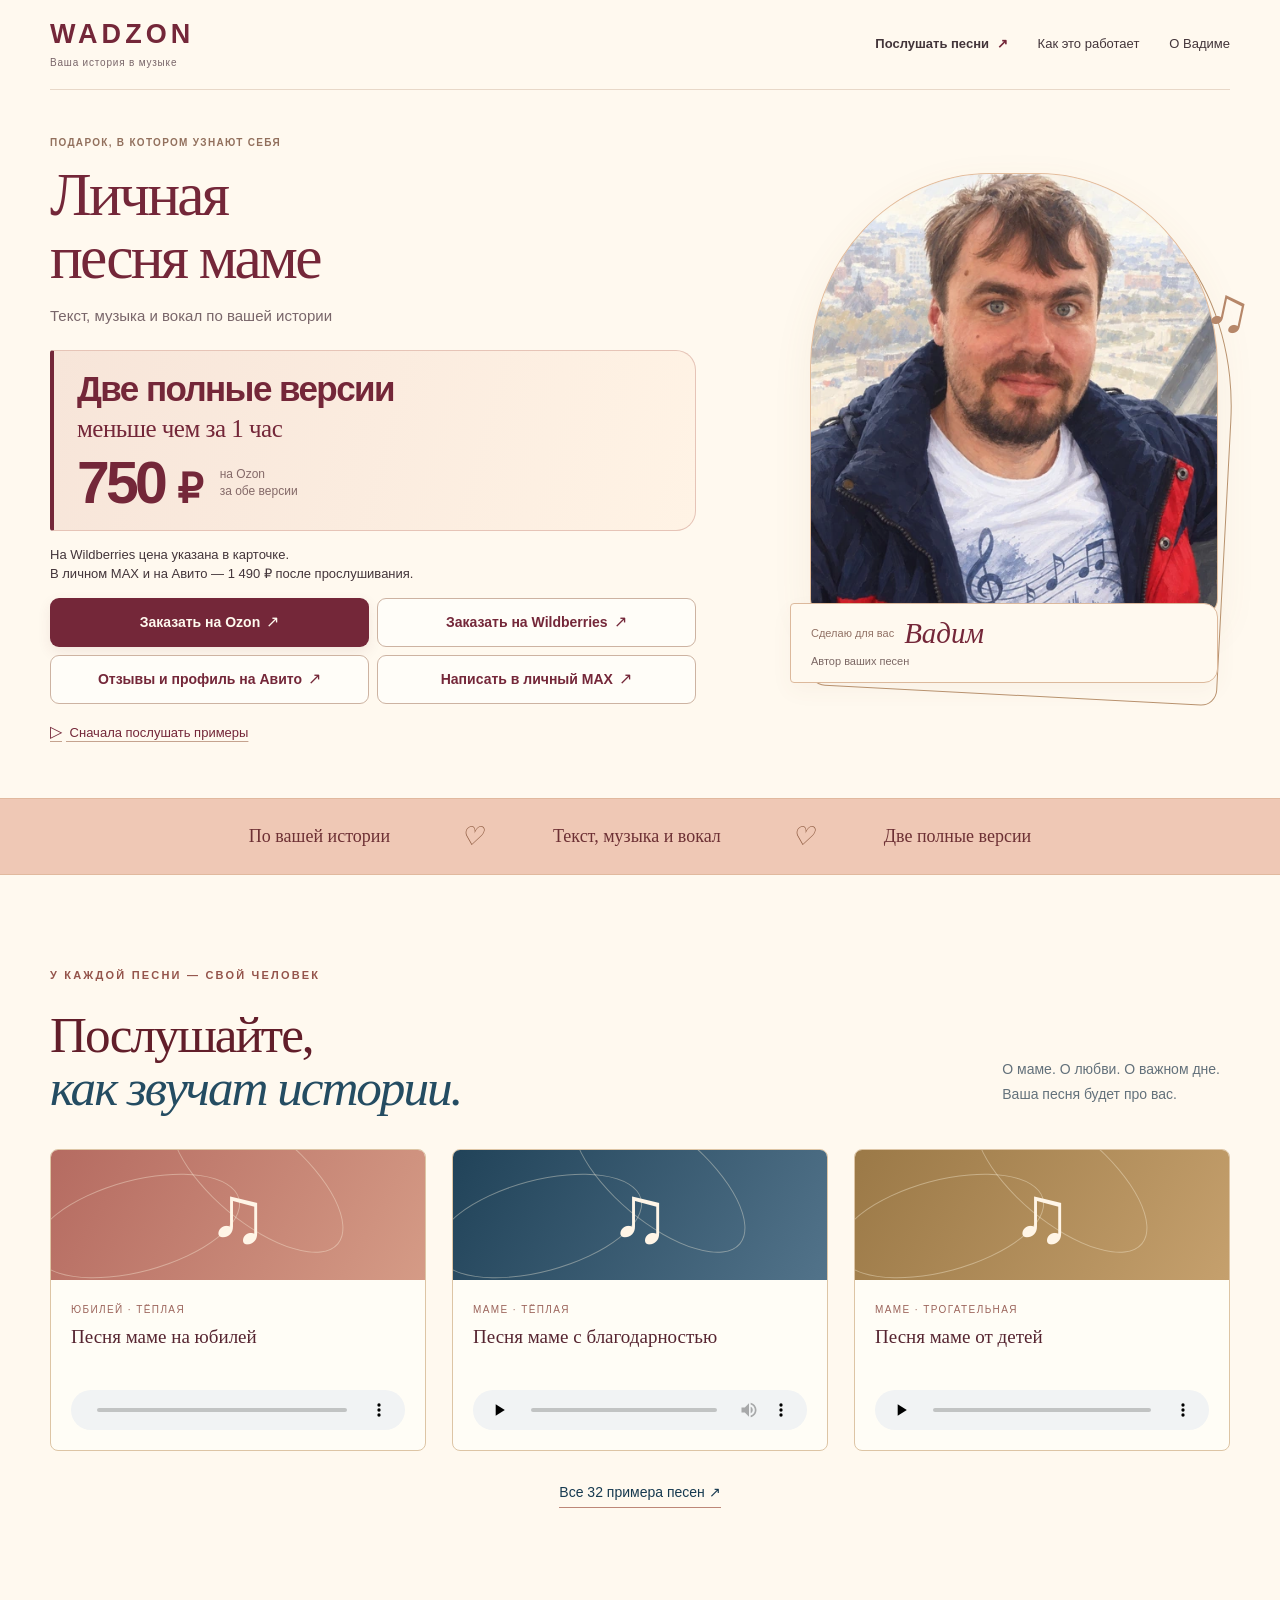
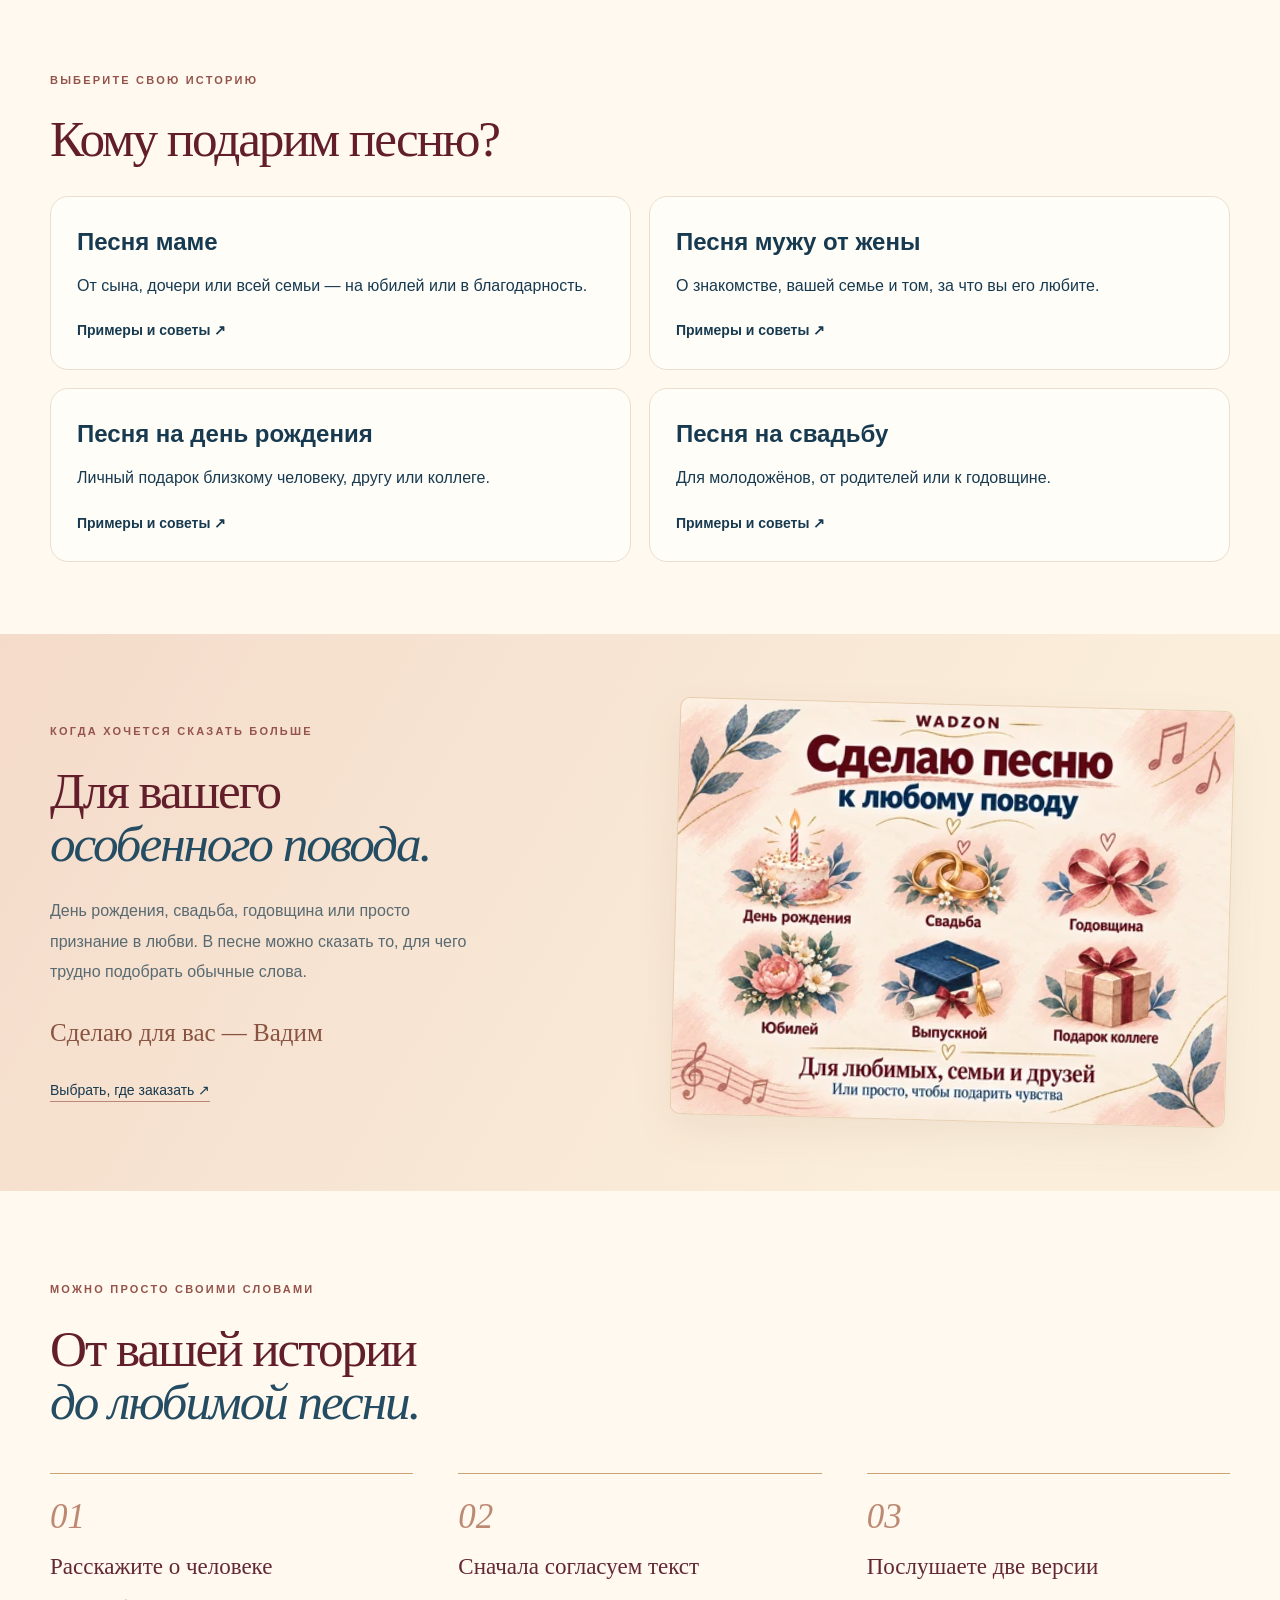
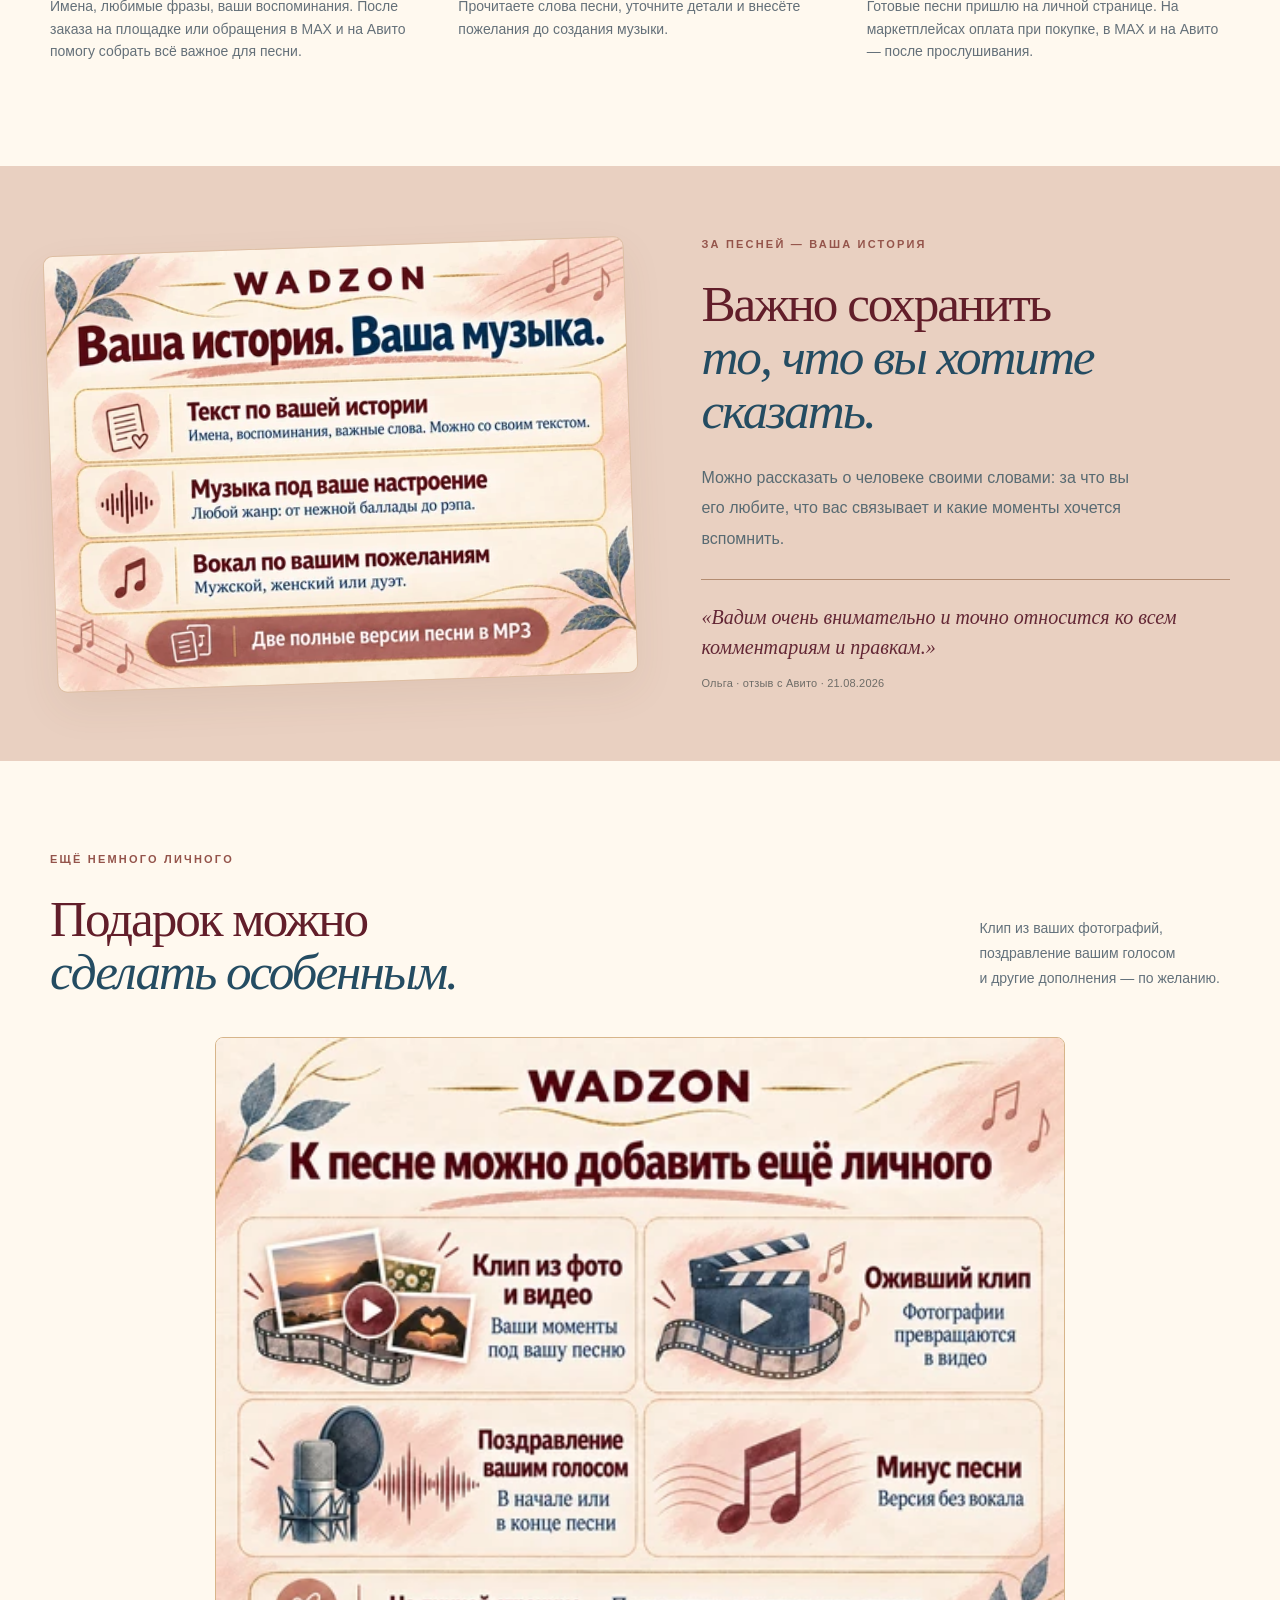
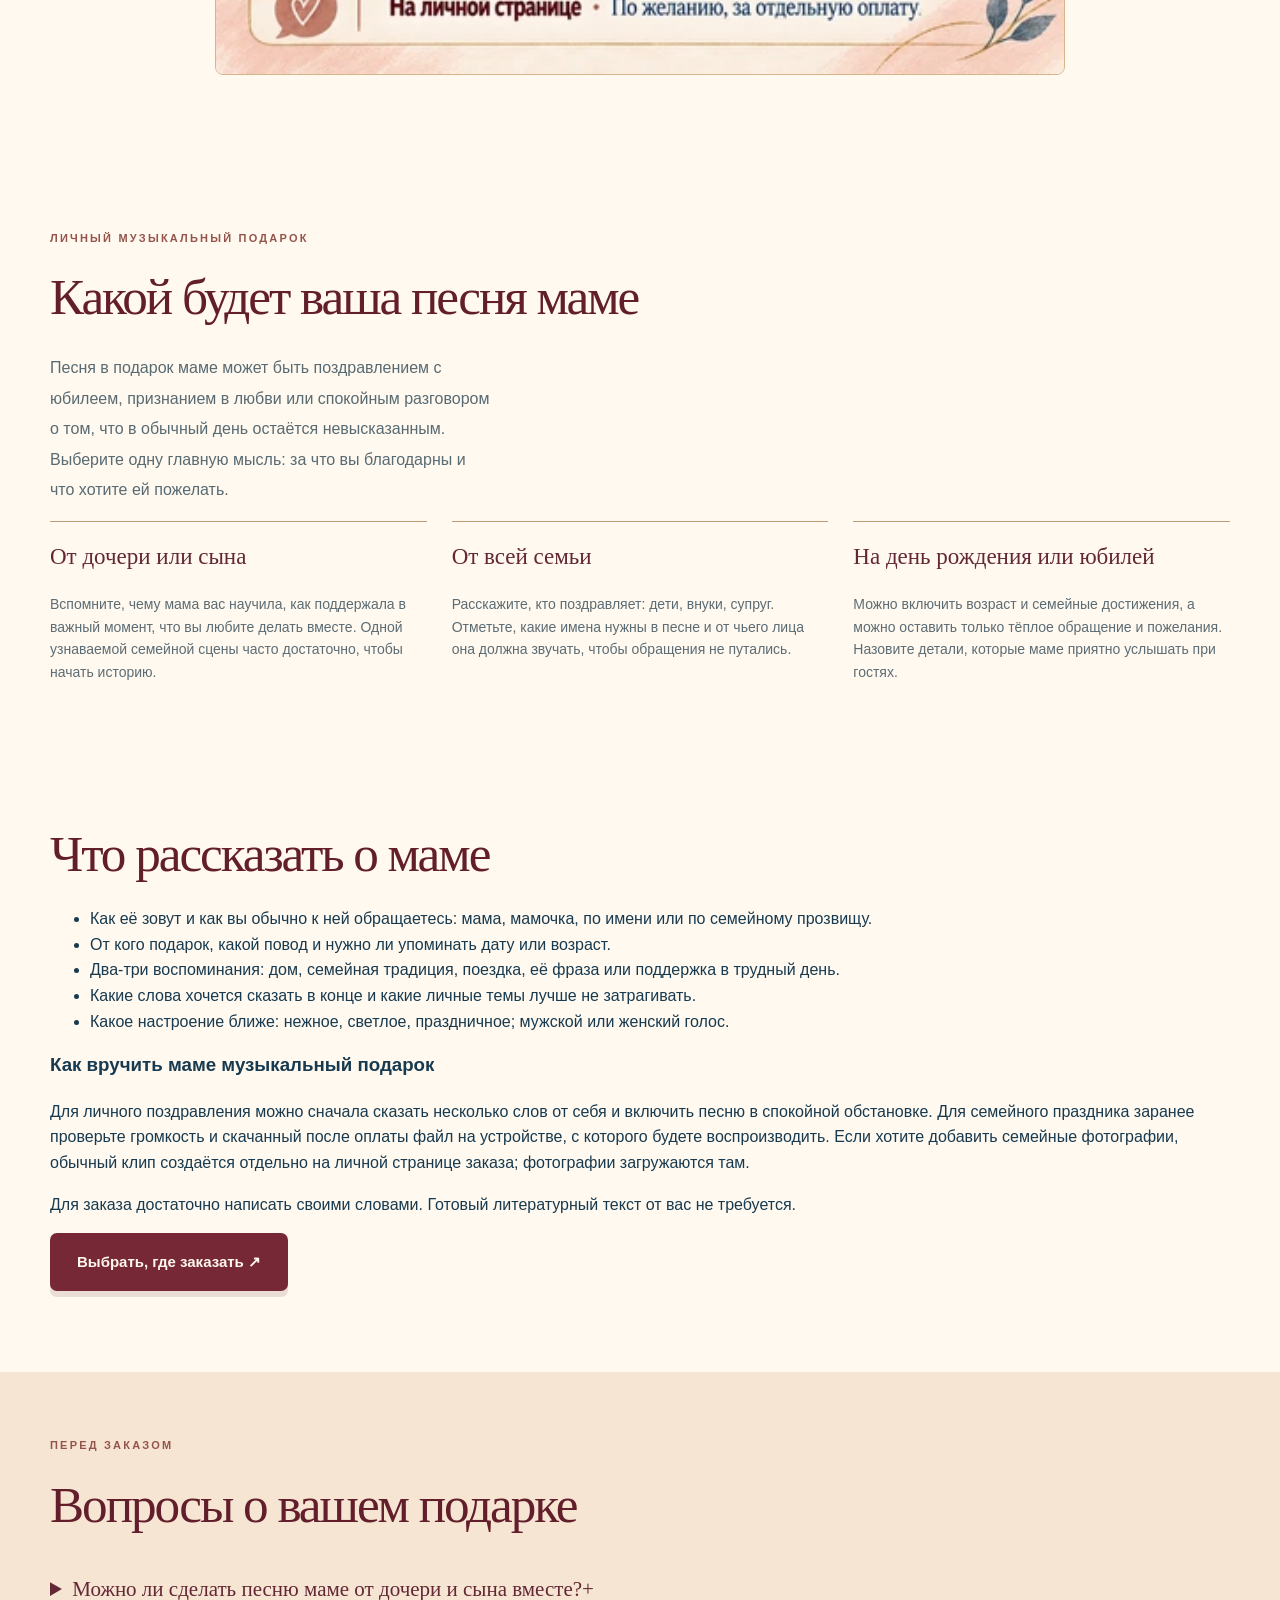
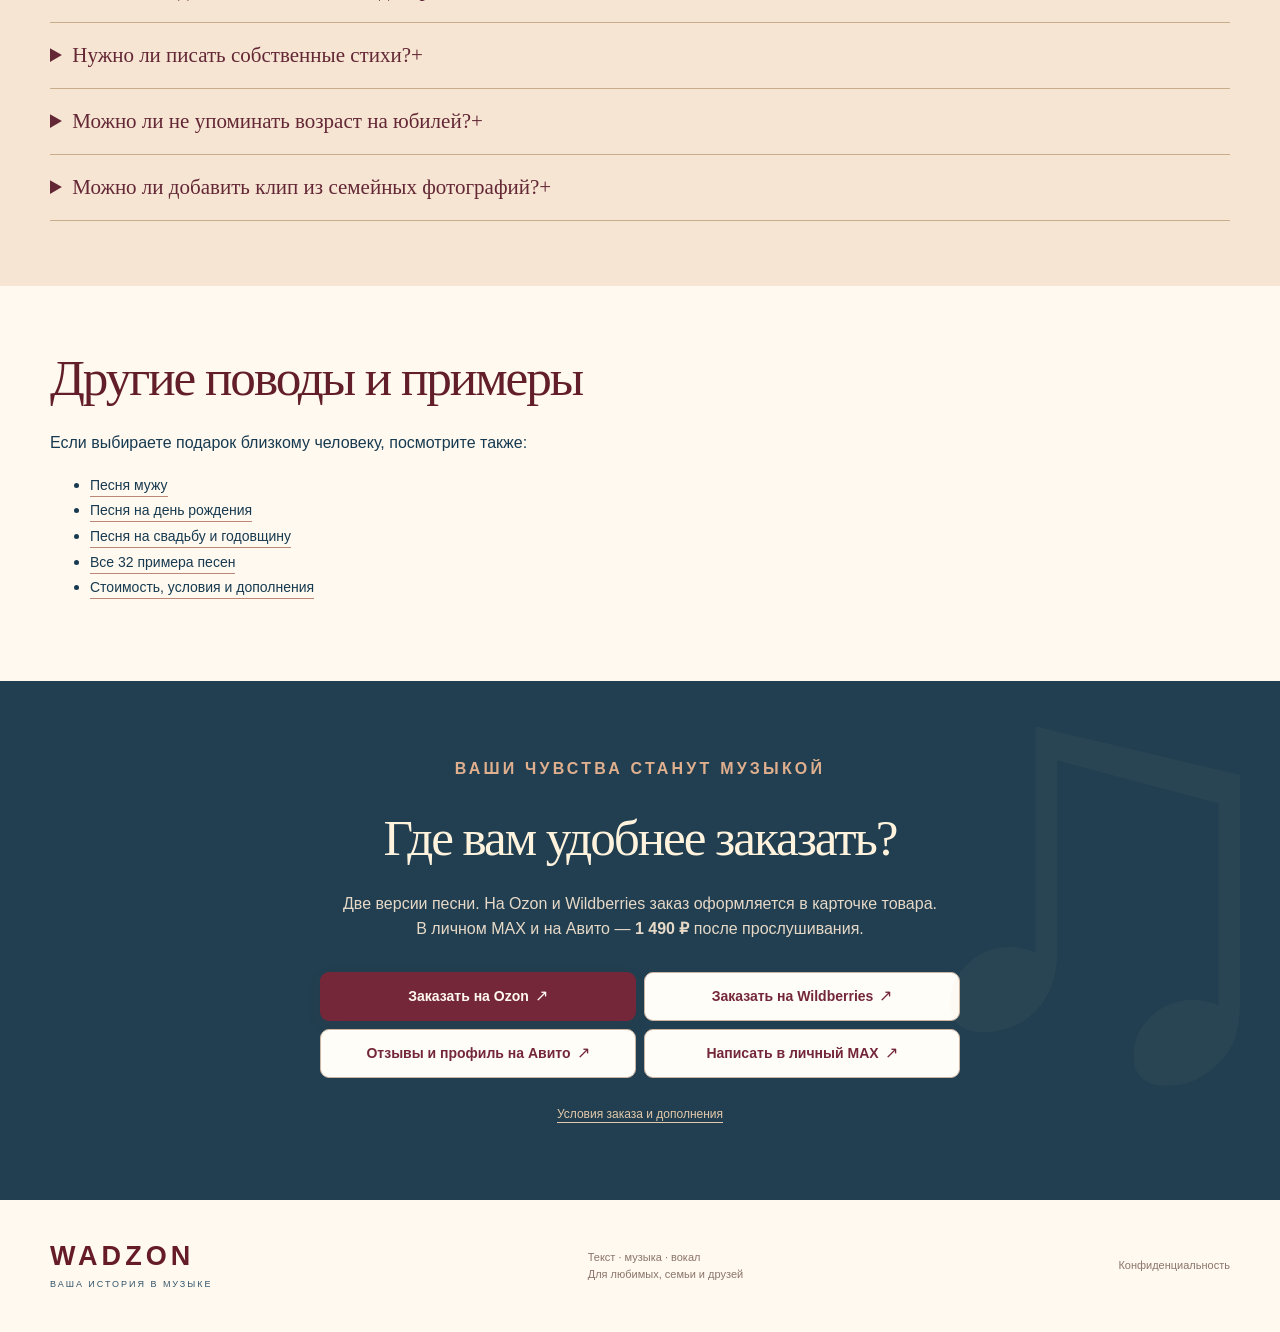
<file: pesnya-mame.html>
<!doctype html>
<html lang="ru"><head><script data-public-order-routing>/* Strip retired chat tokens before analytics and keep ordinary anchors. */
(() => {
  'use strict';
  const fragment = location.hash.startsWith('#chat=') ? '' : location.hash;
  if (location.hash !== fragment) history.replaceState(null, '', location.pathname + location.search);
  if (location.hostname === 'wadzon.ru') {
    location.replace('https://wadzon.com' + location.pathname + location.search + fragment);
  }
})();
</script><meta charset="utf-8"><meta name="viewport" content="width=device-width, initial-scale=1">
<title>Песня маме на заказ — от дочери, сына и всей семьи | WADZON</title><meta name="description" content="Личная песня маме на день рождения, юбилей или в благодарность. Послушайте примеры, узнайте, какие воспоминания прислать и как вручить музыкальный подарок.">
<link rel="canonical" href="https://wadzon.com/pesnya-mame.html">
<meta property="og:title" content="Песня маме на заказ — от дочери, сына и всей семьи | WADZON"><meta property="og:description" content="Личная песня маме на день рождения, юбилей или в благодарность. Послушайте примеры, узнайте, какие воспоминания прислать и как вручить музыкальный подарок.">
<meta property="og:url" content="https://wadzon.com/pesnya-mame.html"><meta property="og:type" content="website">
<meta property="og:site_name" content="WADZON"><meta property="og:locale" content="ru_RU">
<meta property="og:image" content="https://wadzon.com/assets/wadzon-avatar.png">
<meta name="twitter:card" content="summary_large_image"><meta name="theme-color" content="#fff9ef">
<link rel="icon" href="/favicon.svg" type="image/svg+xml">
<script type="application/ld+json">{"@context":"https://schema.org","@graph":[{"@type":"Person","@id":"https://wadzon.com/contacts.html#vadim","name":"Вадим","alternateName":"WADZON","url":"https://wadzon.com/contacts.html","sameAs":["https://www.avito.ru/brands/i24442157"]},{"@type":"WebSite","@id":"https://wadzon.com/#website","url":"https://wadzon.com/","name":"WADZON — песни на заказ","inLanguage":"ru","publisher":{"@id":"https://wadzon.com/contacts.html#vadim"}},{"@type":"WebPage","@id":"https://wadzon.com/pesnya-mame.html#page","url":"https://wadzon.com/pesnya-mame.html","name":"Песня маме на заказ — от дочери, сына и всей семьи | WADZON","description":"Личная песня маме на день рождения, юбилей или в благодарность. Послушайте примеры, узнайте, какие воспоминания прислать и как вручить музыкальный подарок.","inLanguage":"ru","isPartOf":{"@id":"https://wadzon.com/#website"},"about":{"@id":"https://wadzon.com/#custom-song"},"breadcrumb":{"@id":"https://wadzon.com/pesnya-mame.html#breadcrumb"}},{"@type":"Service","@id":"https://wadzon.com/#custom-song","name":"Песня под ключ за один час","serviceType":"Персональная песня с текстом, музыкой и вокалом","provider":{"@id":"https://wadzon.com/contacts.html#vadim"},"url":"https://wadzon.com/","description":"Песня под ключ за один час — 1 490 ₽. Текст по вашей истории, музыка и вокал. Полное прослушивание до оплаты, скачивание на личной странице.","termsOfService":"https://wadzon.com/songs.html#terms","offers":[{"@type":"Offer","price":"750","priceCurrency":"RUB","url":"https://www.ozon.ru/product/pesnya-za-1-chas-6293407488/","description":"Две версии песни на Ozon. Оплата при покупке."},{"@type":"Offer","price":"1490","priceCurrency":"RUB","url":"https://wadzon.com/#order","description":"Две версии песни в личном MAX и на Авито — 1 490 ₽. Полное прослушивание до оплаты."}]},{"@type":"BreadcrumbList","@id":"https://wadzon.com/pesnya-mame.html#breadcrumb","itemListElement":[{"@type":"ListItem","position":1,"name":"Песни на заказ","item":"https://wadzon.com/"},{"@type":"ListItem","position":2,"name":"Маме","item":"https://wadzon.com/pesnya-mame.html"}]}]}</script><link rel="stylesheet" href="warm.css?v=20261111marketplaces1"><link rel="stylesheet" href="clear-hero.css?v=20261111marketplaces1"></head><body class="warm-site"><a class="skip-link" href="#main">Перейти к содержанию</a>

<header class="clear-header">
  <a class="clear-brand" href="/" aria-label="WADZON — песни на заказ">WADZON<span>Ваша история в музыке</span></a>
  <nav class="clear-nav" aria-label="О песне на заказ">
    <a href="#examples">Послушать песни <span aria-hidden="true">↗</span></a>
    <a href="#how">Как это работает</a>
    <a href="#about">О Вадиме</a>
  </nav>
</header>
<main id="main"><section class="clear-hero" id="clear-hero" aria-labelledby="clear-title">
  <div class="clear-copy">
    <p class="clear-eyebrow">Подарок, в котором узнают себя</p>
    <h1 class="clear-title" id="clear-title">Личная песня маме</h1>
    <p class="clear-description">Текст, музыка и вокал по вашей истории</p>
    <div class="clear-offer">
      <p class="clear-versions">Две полные версии</p>
      <p class="clear-timing">меньше чем за 1 час</p>
      <p class="clear-price"><strong>750 <span>₽</span></strong><span class="clear-price-note">на Ozon<br>за обе версии</span></p>
    </div>
    <p class="clear-payment">На Wildberries цена указана в карточке.<br>В личном MAX и на Авито — 1 490 ₽ после прослушивания.</p>
    <div class="clear-actions" aria-label="Где заказать песню"><a class="clear-button clear-button--primary" href="https://www.ozon.ru/product/pesnya-za-1-chas-6293407488/" target="_blank" rel="noopener noreferrer" data-metrika-goal="ozon_click">Заказать на Ozon<span class="clear-button-arrow" aria-hidden="true">↗</span></a><a class="clear-button clear-button--secondary" href="https://www.wildberries.ru/catalog/1804639730/detail.aspx" target="_blank" rel="noopener noreferrer" data-metrika-goal="wb_click">Заказать на Wildberries<span class="clear-button-arrow" aria-hidden="true">↗</span></a><a class="clear-button clear-button--secondary" href="https://www.avito.ru/brands/i24442157" target="_blank" rel="noopener noreferrer" data-metrika-goal="avito_click">Отзывы и профиль на Авито<span class="clear-button-arrow" aria-hidden="true">↗</span></a><a class="clear-button clear-button--secondary" href="https://max.ru/u/f9LHodD0cOLyIVBk8ZNUTHv73fjZUxaY3-7dAHGgZJhk7E81tgsPBylfXCw" target="_blank" rel="noopener noreferrer" data-metrika-goal="max_click">Написать в личный MAX<span class="clear-button-arrow" aria-hidden="true">↗</span></a></div>
    <a class="clear-listen" href="#examples"><span aria-hidden="true">▷</span> Сначала послушать примеры</a>
  </div>
  <figure class="clear-person">
    <div class="clear-photo-frame"><img class="clear-photo" src="assets/warm/vadim-800.webp" srcset="assets/warm/vadim-480.webp 480w, assets/warm/vadim-800.webp 800w, assets/warm/vadim-1086.webp 1086w" sizes="(max-width: 640px) 80px, (max-width: 1000px) 38vw, 420px" width="1086" height="1448" alt="Вадим, автор проекта WADZON" fetchpriority="high" decoding="async"></div>
    <figcaption class="clear-caption"><span class="clear-caption-intro">Сделаю для вас</span><strong>Вадим</strong><span class="clear-caption-note">Автор ваших песен</span></figcaption>
    <span class="clear-photo-note" aria-hidden="true">♫</span>
  </figure>
</section>
<div class="ribbon"><span>По вашей истории</span><i>♡</i><span>Текст, музыка и вокал</span><i>♡</i><span>Две полные версии</span></div>
<section class="examples wrap" id="examples"><div class="section-head"><div><p class="eyebrow">У каждой песни — свой человек</p><h2>Послушайте,<br><em>как звучат истории.</em></h2></div><p>О маме. О любви. О важном дне.<br>Ваша песня будет про вас.</p></div><div class="tracks"><article><div class="track-art rose"><span aria-hidden="true">♫</span></div><div class="track-info"><p>юбилей · тёплая</p><h3>Песня маме на юбилей</h3><audio controls preload="none" src="assets/examples/birthday-mom-jubilee.mp3" aria-label="Песня маме на юбилей"></audio></div></article><article><div class="track-art navy"><span aria-hidden="true">♫</span></div><div class="track-info"><p>маме · тёплая</p><h3>Песня маме с благодарностью</h3><audio controls preload="none" src="assets/examples/parents-mom-thanks.mp3" aria-label="Песня маме с благодарностью"></audio></div></article><article><div class="track-art gold"><span aria-hidden="true">♫</span></div><div class="track-info"><p>маме · трогательная</p><h3>Песня маме от детей</h3><audio controls preload="none" src="assets/examples/parents-family-home.mp3" aria-label="Песня маме от детей"></audio></div></article></div><a class="text-link all" href="songs.html#catalogue" target="_blank" rel="noopener">Все 32 примера песен ↗</a></section>
<section class="wrap topic-section" id="occasions"><p class="eyebrow">Выберите свою историю</p><h2>Кому подарим песню?</h2><div class="topic-grid"><a class="topic-card" href="pesnya-mame.html"><h3>Песня маме</h3><p>От сына, дочери или всей семьи — на юбилей или в благодарность.</p><span>Примеры и советы ↗</span></a><a class="topic-card" href="pesnya-muzhu.html"><h3>Песня мужу от жены</h3><p>О знакомстве, вашей семье и том, за что вы его любите.</p><span>Примеры и советы ↗</span></a><a class="topic-card" href="pesnya-na-den-rozhdeniya.html"><h3>Песня на день рождения</h3><p>Личный подарок близкому человеку, другу или коллеге.</p><span>Примеры и советы ↗</span></a><a class="topic-card" href="pesnya-na-svadbu.html"><h3>Песня на свадьбу</h3><p>Для молодожёнов, от родителей или к годовщине.</p><span>Примеры и советы ↗</span></a></div></section><section class="occasion"><div class="wrap split"><div><p class="eyebrow">Когда хочется сказать больше</p><h2>Для вашего<br><em>особенного повода.</em></h2><p class="body-copy">День рождения, свадьба, годовщина или просто признание в любви. В песне можно сказать то, для чего трудно подобрать обычные слова.</p><p class="signature">Сделаю для вас — Вадим</p><a class="text-link" href="#order">Выбрать, где заказать ↗</a></div><img loading="lazy" class="art-sheet" src="assets/warm/occasions-800.webp" srcset="assets/warm/occasions-480.webp 480w, assets/warm/occasions-800.webp 800w, assets/warm/occasions-1200.webp 1200w, assets/warm/occasions-1448.webp 1448w" sizes="(max-width: 640px) calc(100vw - 36px), (max-width: 900px) 44vw, 600px" width="1448" height="1086" decoding="async" alt="Песня в подарок: день рождения, свадьба, годовщина, юбилей, выпускной, подарок коллеге"></div></section>
<section class="wrap process" id="how"><p class="eyebrow">Можно просто своими словами</p><h2>От вашей истории<br><em>до любимой песни.</em></h2><div class="steps"><article><span>01</span><h3>Расскажите о человеке</h3><p>Имена, любимые фразы, ваши воспоминания. После заказа на площадке или обращения в MAX и на Авито помогу собрать всё важное для песни.</p></article><article><span>02</span><h3>Сначала согласуем текст</h3><p>Прочитаете слова песни, уточните детали и внесёте пожелания до создания музыки.</p></article><article><span>03</span><h3>Послушаете две версии</h3><p>Готовые песни пришлю на личной странице. На маркетплейсах оплата при покупке, в MAX и на Авито — после прослушивания.</p></article></div></section>
<section class="about" id="about"><div class="wrap split"><img loading="lazy" class="art-sheet" src="assets/warm/story-800.webp" srcset="assets/warm/story-480.webp 480w, assets/warm/story-800.webp 800w, assets/warm/story-1200.webp 1200w, assets/warm/story-1448.webp 1448w" sizes="(max-width: 640px) calc(100vw - 36px), (max-width: 900px) 44vw, 600px" width="1448" height="1086" decoding="async" alt="Текст, музыка и вокал по вашей истории"><div><p class="eyebrow">За песней — ваша история</p><h2>Важно сохранить<br><em>то, что вы хотите сказать.</em></h2><p class="body-copy">Можно рассказать о человеке своими словами: за что вы его любите, что вас связывает и какие моменты хочется вспомнить.</p><blockquote>«Вадим очень внимательно и точно относится ко всем комментариям и правкам.»<cite>Ольга · отзыв с Авито · 21.08.2026</cite></blockquote></div></div></section>
<section class="wrap extras"><div class="section-head"><div><p class="eyebrow">Ещё немного личного</p><h2>Подарок можно<br><em>сделать особенным.</em></h2></div><p>Клип из ваших фотографий,<br>поздравление вашим голосом<br>и другие дополнения — по желанию.</p></div><img loading="lazy" src="assets/warm/addons-800.webp" srcset="assets/warm/addons-480.webp 480w, assets/warm/addons-800.webp 800w, assets/warm/addons-1200.webp 1200w, assets/warm/addons-1448.webp 1448w" sizes="(max-width: 640px) calc(100vw - 36px), (max-width: 900px) 44vw, 600px" width="1448" height="1086" decoding="async" alt="Дополнения к песне: клип, оживший клип, поздравление голосом и минус"></section>
<section class="section topic-section"><div class="wrap"><p class="eyebrow">Личный музыкальный подарок</p><h2>Какой будет ваша песня маме</h2><p class="body-copy">Песня в подарок маме может быть поздравлением с юбилеем, признанием в любви или спокойным разговором о том, что в обычный день остаётся невысказанным. Выберите одну главную мысль: за что вы благодарны и что хотите ей пожелать.</p><div class="terms-grid"><article><h3>От дочери или сына</h3><p>Вспомните, чему мама вас научила, как поддержала в важный момент, что вы любите делать вместе. Одной узнаваемой семейной сцены часто достаточно, чтобы начать историю.</p></article><article><h3>От всей семьи</h3><p>Расскажите, кто поздравляет: дети, внуки, супруг. Отметьте, какие имена нужны в песне и от чьего лица она должна звучать, чтобы обращения не путались.</p></article><article><h3>На день рождения или юбилей</h3><p>Можно включить возраст и семейные достижения, а можно оставить только тёплое обращение и пожелания. Назовите детали, которые маме приятно услышать при гостях.</p></article></div></div></section><section class="section topic-brief"><div class="wrap"><h2>Что рассказать о маме</h2><ul><li>Как её зовут и как вы обычно к ней обращаетесь: мама, мамочка, по имени или по семейному прозвищу.</li><li>От кого подарок, какой повод и нужно ли упоминать дату или возраст.</li><li>Два-три воспоминания: дом, семейная традиция, поездка, её фраза или поддержка в трудный день.</li><li>Какие слова хочется сказать в конце и какие личные темы лучше не затрагивать.</li><li>Какое настроение ближе: нежное, светлое, праздничное; мужской или женский голос.</li></ul><h3>Как вручить маме музыкальный подарок</h3><p>Для личного поздравления можно сначала сказать несколько слов от себя и включить песню в спокойной обстановке. Для семейного праздника заранее проверьте громкость и скачанный после оплаты файл на устройстве, с которого будете воспроизводить. Если хотите добавить семейные фотографии, обычный клип создаётся отдельно на личной странице заказа; фотографии загружаются там.</p><p>Для заказа достаточно написать своими словами. Готовый литературный текст от вас не требуется.</p><p><a class="button" href="#order">Выбрать, где заказать ↗</a></p></div></section><section class="section faq-section"><div class="wrap"><p class="eyebrow">Перед заказом</p><h2>Вопросы о вашем подарке</h2><div class="faq-list"><details><summary>Можно ли сделать песню маме от дочери и сына вместе?<span aria-hidden="true">+</span></summary><p>Да. Укажите имена и расскажите, что каждый хочет сказать. Заранее выберем общее обращение и согласуем текст до создания музыки.</p></details><details><summary>Нужно ли писать собственные стихи?<span aria-hidden="true">+</span></summary><p>Нет. Для песни по истории достаточно рассказа своими словами. Если у вас уже есть готовые стихи, пришлите их при обсуждении песни.</p></details><details><summary>Можно ли не упоминать возраст на юбилей?<span aria-hidden="true">+</span></summary><p>Да. Напишите, какие даты и имена оставить, а какие не включать. Поздравление можно построить вокруг семьи, воспоминаний и пожеланий.</p></details><details><summary>Можно ли добавить клип из семейных фотографий?<span aria-hidden="true">+</span></summary><p>Да. После готовности песни вы сами загружаете фотографии на личной странице заказа и создаёте обычный клип. Просмотр доступен до оплаты; дополнение стоит 290 ₽. Для скачивания должны быть оплачены песня и клип.</p></details></div></div></section><section class="section related-topics"><div class="wrap"><h2>Другие поводы и примеры</h2><p>Если выбираете подарок близкому человеку, посмотрите также:</p><ul><li><a class="text-link" href="pesnya-muzhu.html">Песня мужу</a></li><li><a class="text-link" href="pesnya-na-den-rozhdeniya.html">Песня на день рождения</a></li><li><a class="text-link" href="pesnya-na-svadbu.html">Песня на свадьбу и годовщину</a></li><li><a class="text-link" href="songs.html#catalogue">Все 32 примера песен</a></li><li><a class="text-link" href="songs.html#terms">Стоимость, условия и дополнения</a></li></ul></div></section><section class="order" id="order"><div class="wrap order-inner"><p class="eyebrow">Ваши чувства станут музыкой</p><h2>Где вам удобнее заказать?</h2><p>Две версии песни. На Ozon и Wildberries заказ оформляется в карточке товара.<br>В личном MAX и на Авито — <strong>1 490 ₽</strong> после прослушивания.</p><div class="clear-actions order-actions"><a class="clear-button clear-button--primary" href="https://www.ozon.ru/product/pesnya-za-1-chas-6293407488/" target="_blank" rel="noopener noreferrer" data-metrika-goal="ozon_click">Заказать на Ozon<span class="clear-button-arrow" aria-hidden="true">↗</span></a><a class="clear-button clear-button--secondary" href="https://www.wildberries.ru/catalog/1804639730/detail.aspx" target="_blank" rel="noopener noreferrer" data-metrika-goal="wb_click">Заказать на Wildberries<span class="clear-button-arrow" aria-hidden="true">↗</span></a><a class="clear-button clear-button--secondary" href="https://www.avito.ru/brands/i24442157" target="_blank" rel="noopener noreferrer" data-metrika-goal="avito_click">Отзывы и профиль на Авито<span class="clear-button-arrow" aria-hidden="true">↗</span></a><a class="clear-button clear-button--secondary" href="https://max.ru/u/f9LHodD0cOLyIVBk8ZNUTHv73fjZUxaY3-7dAHGgZJhk7E81tgsPBylfXCw" target="_blank" rel="noopener noreferrer" data-metrika-goal="max_click">Написать в личный MAX<span class="clear-button-arrow" aria-hidden="true">↗</span></a></div><a class="terms-link" href="songs.html#terms">Условия заказа и дополнения</a></div></section>
</main><footer class="wrap"><a class="brand" href="/">WADZON<span>ваша история в музыке</span></a><p>Текст · музыка · вокал<br>Для любимых, семьи и друзей</p><a href="https://wadzon.com/privacy.html" target="_blank" rel="noopener">Конфиденциальность</a></footer>

<nav class="mobile-order" aria-label="Где заказать песню"><div class="mobile-order-actions"><a class="clear-button clear-button--primary" href="https://www.ozon.ru/product/pesnya-za-1-chas-6293407488/" target="_blank" rel="noopener noreferrer" data-metrika-goal="ozon_click">Ozon<span class="clear-button-arrow" aria-hidden="true">↗</span></a><a class="clear-button clear-button--secondary" href="https://www.wildberries.ru/catalog/1804639730/detail.aspx" target="_blank" rel="noopener noreferrer" data-metrika-goal="wb_click">Wildberries<span class="clear-button-arrow" aria-hidden="true">↗</span></a><a class="clear-button clear-button--secondary" href="https://www.avito.ru/brands/i24442157" target="_blank" rel="noopener noreferrer" data-metrika-goal="avito_click">Авито<span class="clear-button-arrow" aria-hidden="true">↗</span></a><a class="clear-button clear-button--secondary" href="https://max.ru/u/f9LHodD0cOLyIVBk8ZNUTHv73fjZUxaY3-7dAHGgZJhk7E81tgsPBylfXCw" target="_blank" rel="noopener noreferrer" data-metrika-goal="max_click">MAX<span class="clear-button-arrow" aria-hidden="true">↗</span></a></div></nav>
<script src="examples-data.js"></script><script src="script.js?v=20261111marketplaces1"></script><script src="service.js?v=20261111marketplaces1"></script></body></html>
</file>
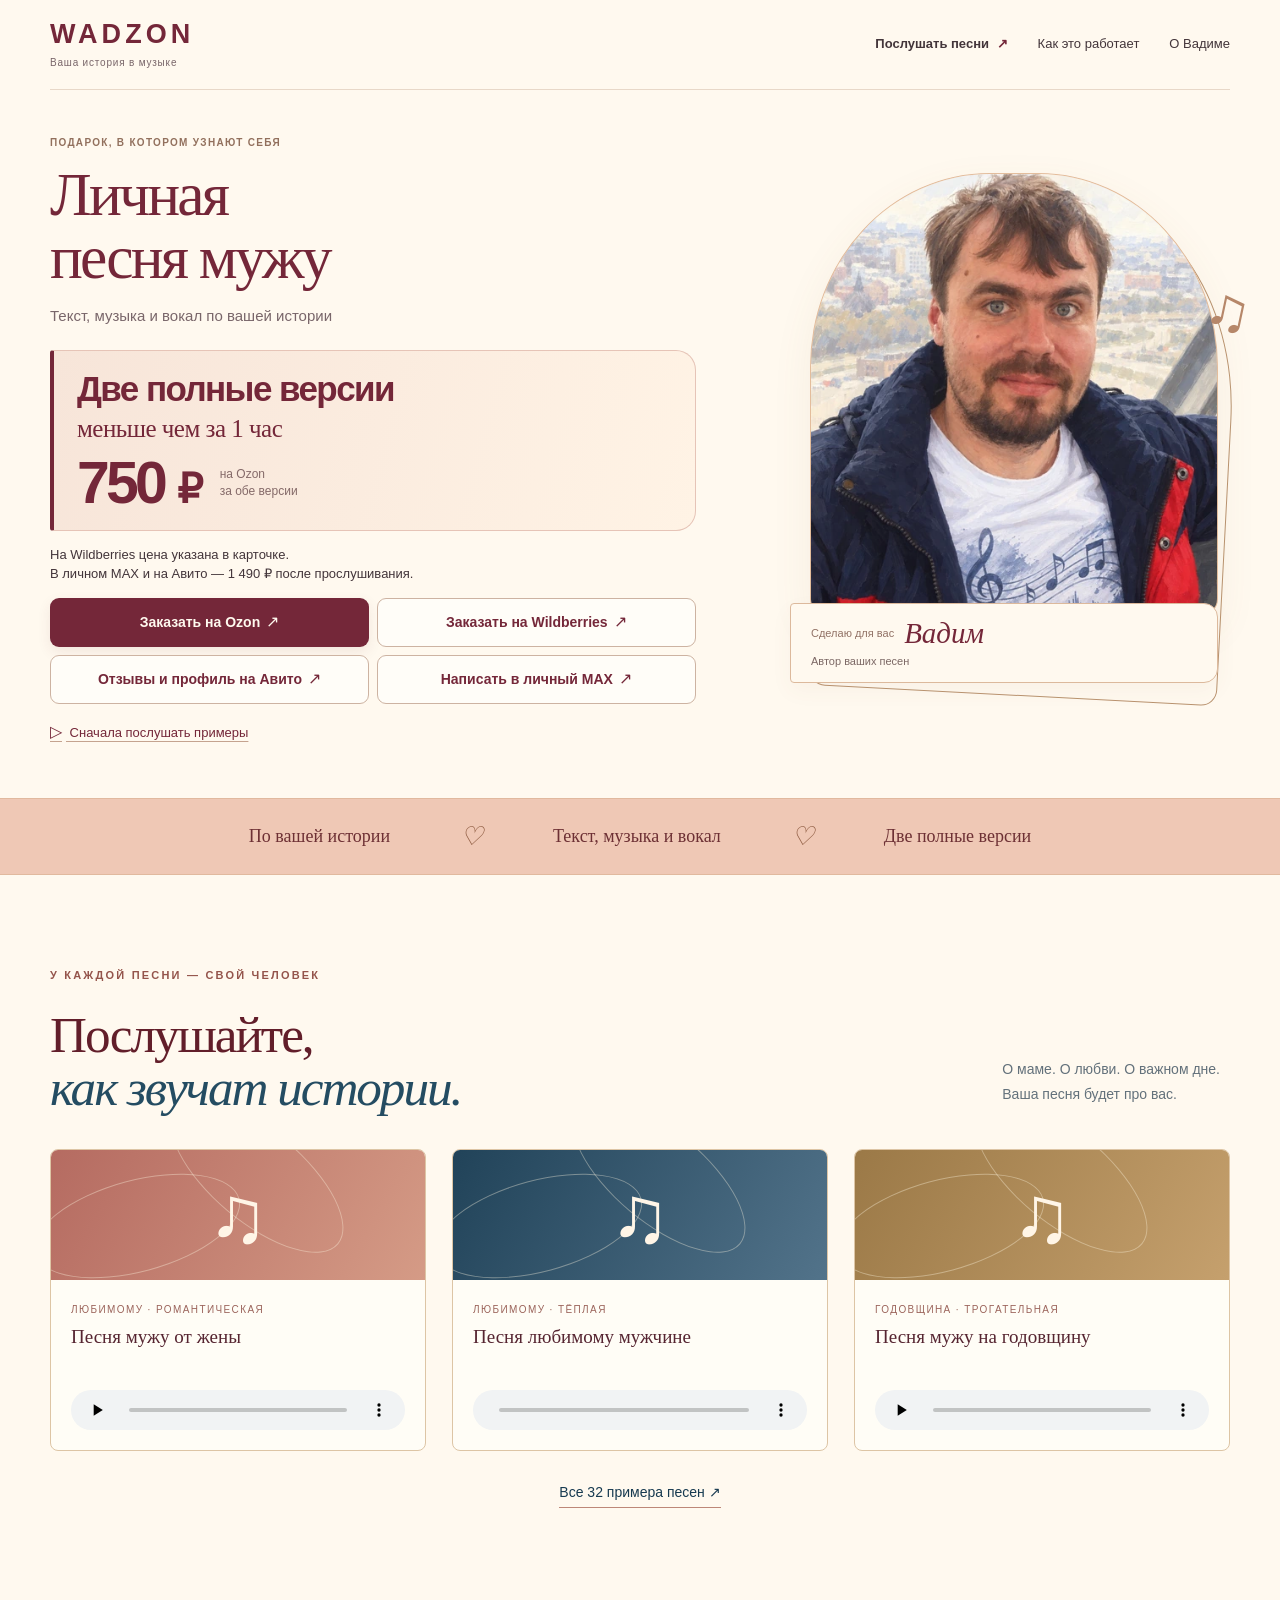
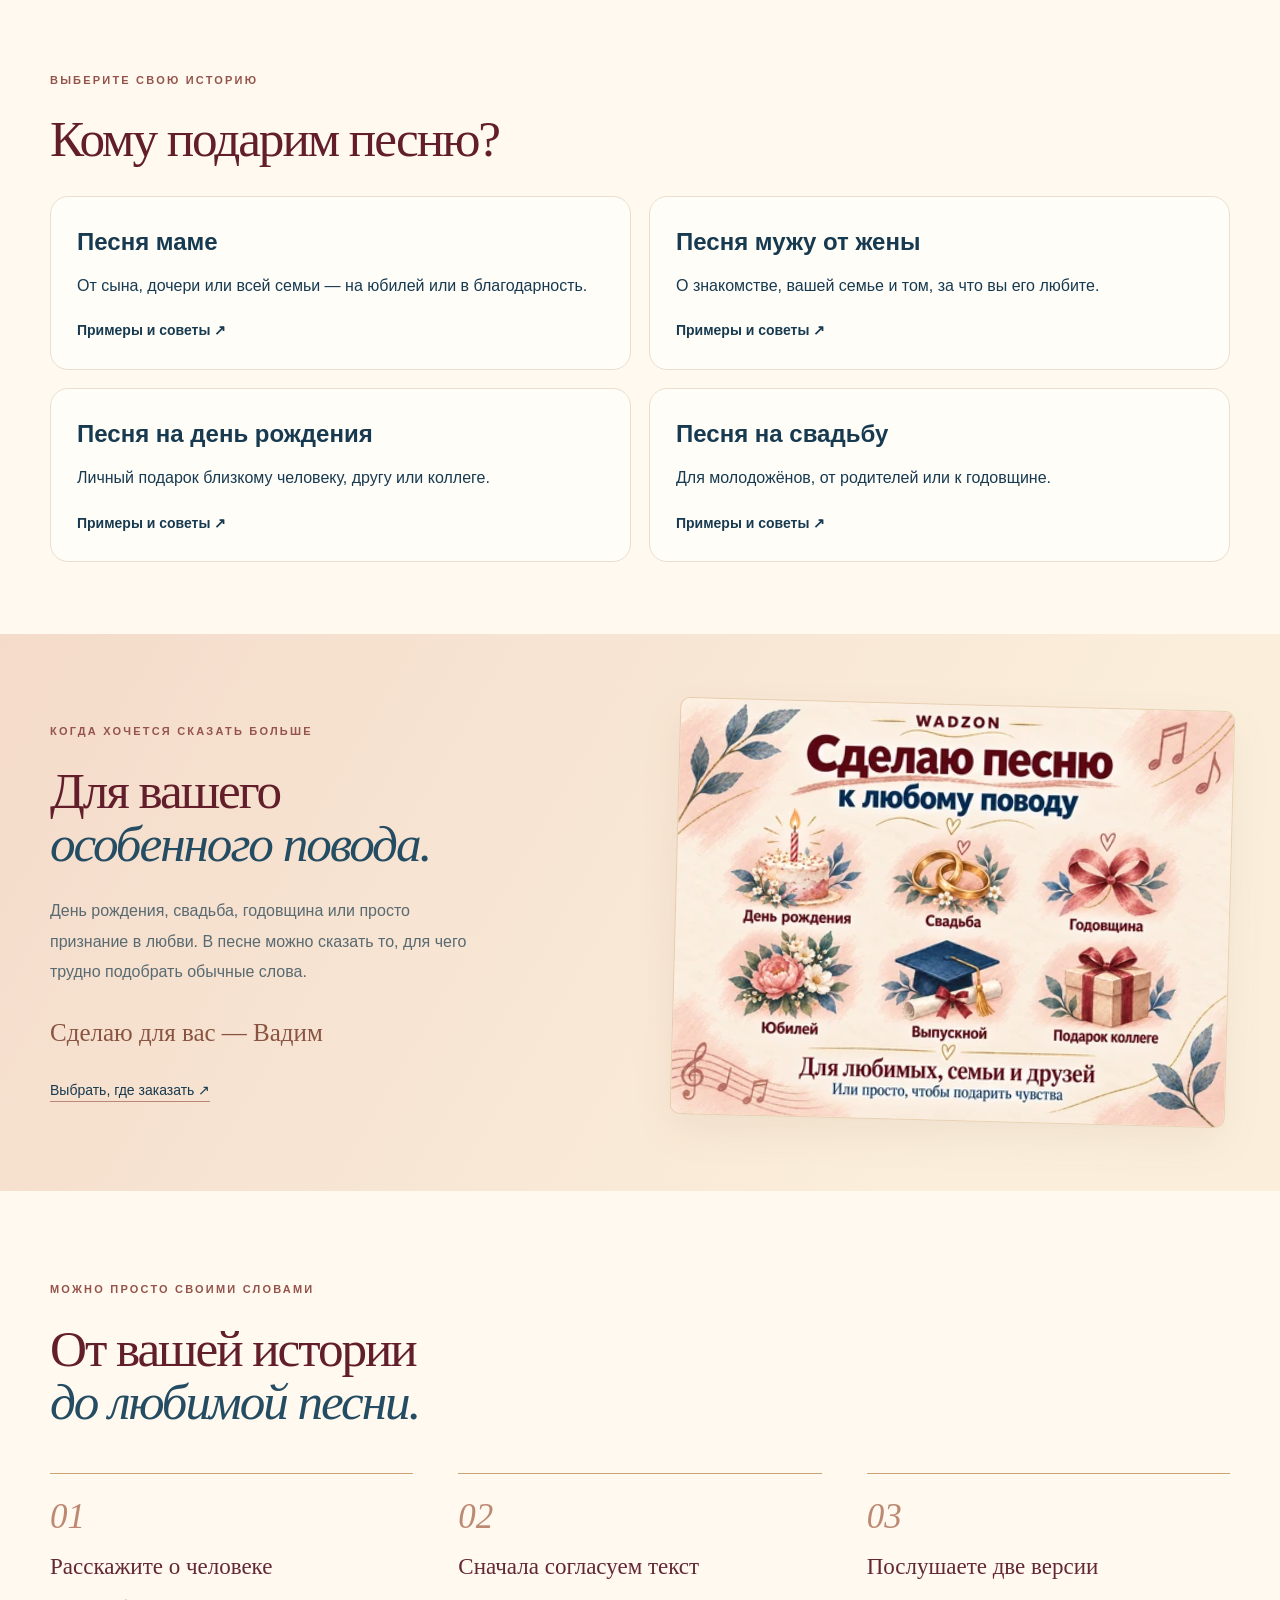
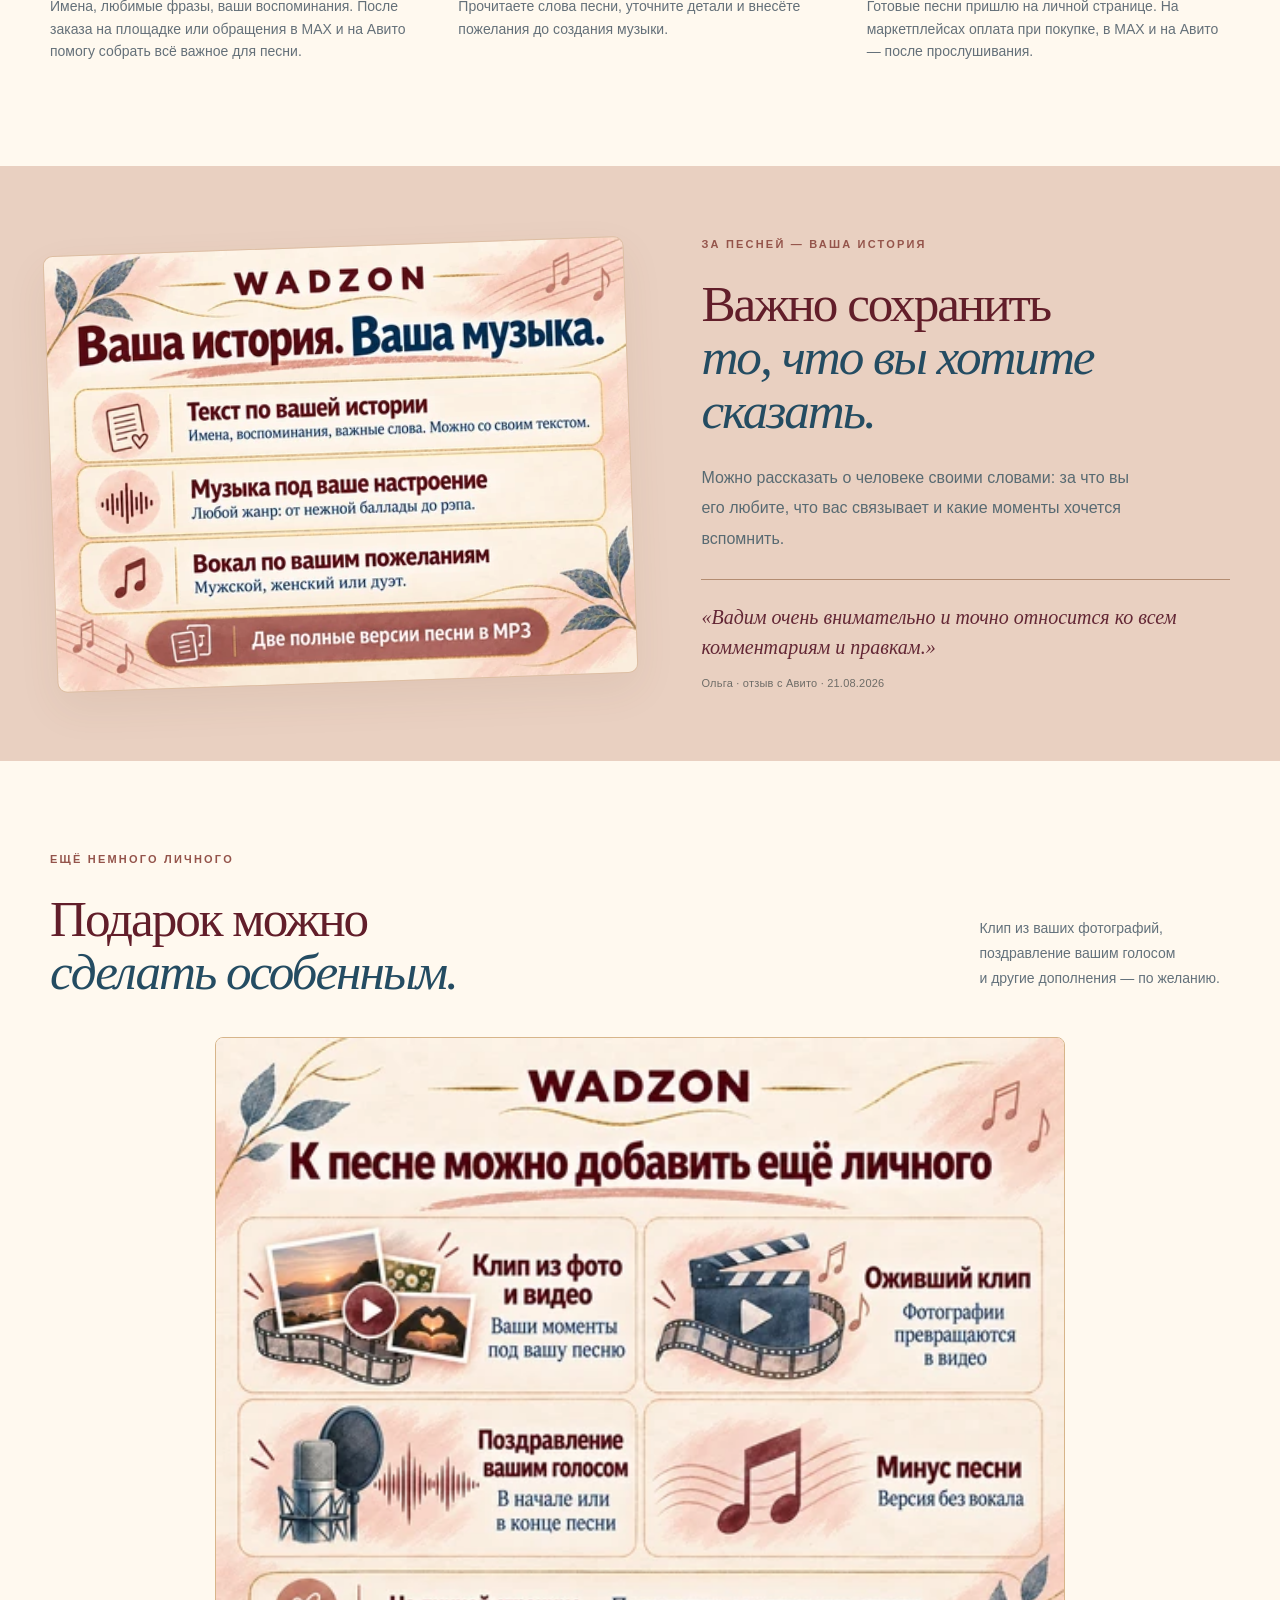
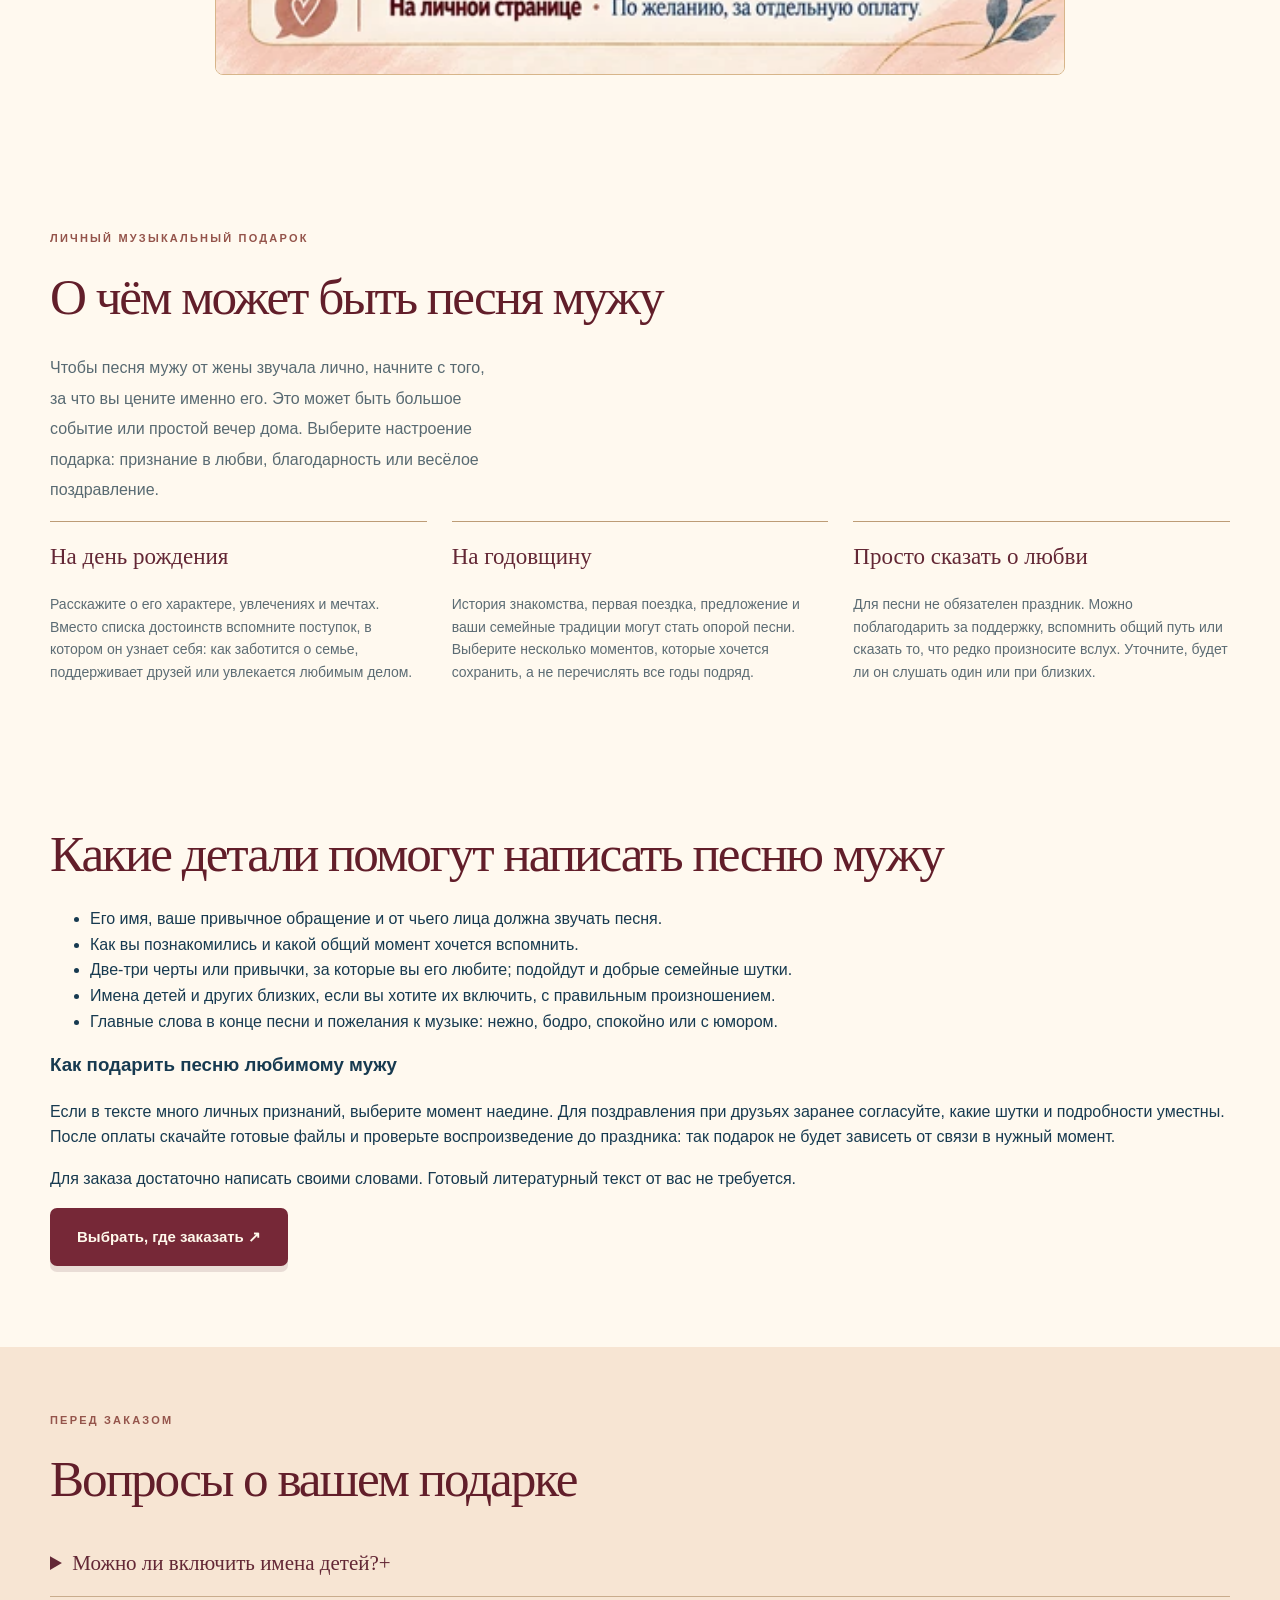
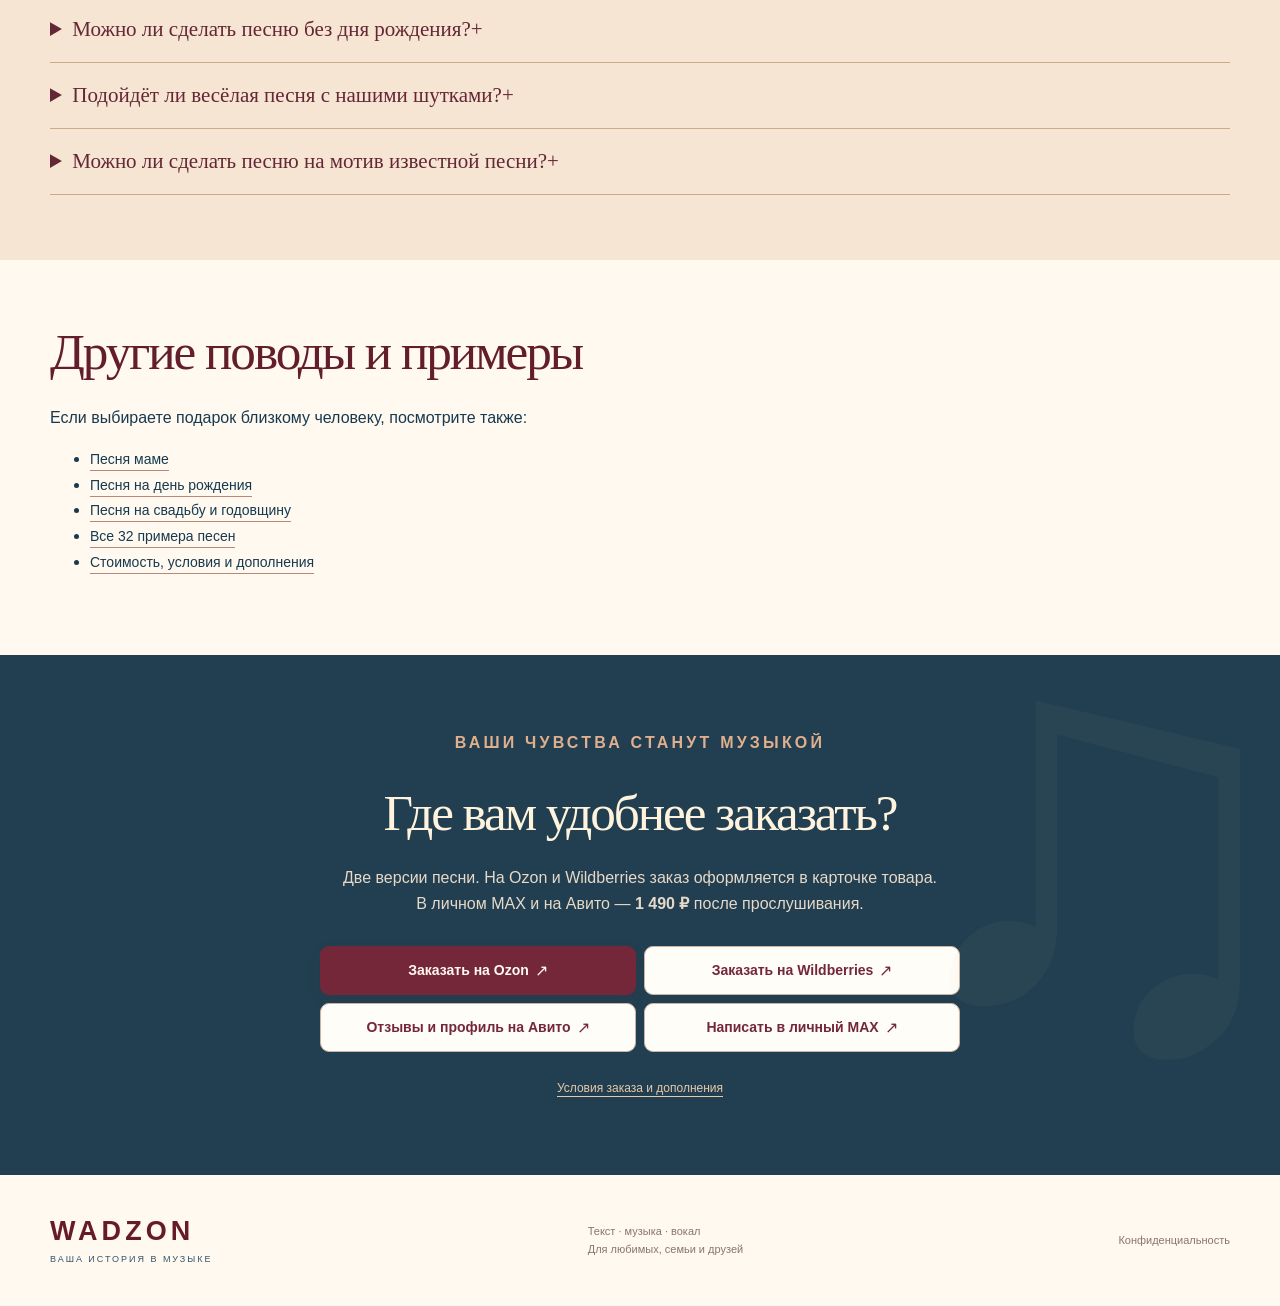
<file: pesnya-muzhu.html>
<!doctype html>
<html lang="ru"><head><script data-public-order-routing>/* Strip retired chat tokens before analytics and keep ordinary anchors. */
(() => {
  'use strict';
  const fragment = location.hash.startsWith('#chat=') ? '' : location.hash;
  if (location.hash !== fragment) history.replaceState(null, '', location.pathname + location.search);
  if (location.hostname === 'wadzon.ru') {
    location.replace('https://wadzon.com' + location.pathname + location.search + fragment);
  }
})();
</script><meta charset="utf-8"><meta name="viewport" content="width=device-width, initial-scale=1">
<title>Песня мужу на заказ — от жены на день рождения и годовщину | WADZON</title><meta name="description" content="Песня мужу от жены по истории вашей пары: знакомство, семья и слова любви. Примеры песен, подсказки для рассказа и идеи вручения на день рождения или годовщину.">
<link rel="canonical" href="https://wadzon.com/pesnya-muzhu.html">
<meta property="og:title" content="Песня мужу на заказ — от жены на день рождения и годовщину | WADZON"><meta property="og:description" content="Песня мужу от жены по истории вашей пары: знакомство, семья и слова любви. Примеры песен, подсказки для рассказа и идеи вручения на день рождения или годовщину.">
<meta property="og:url" content="https://wadzon.com/pesnya-muzhu.html"><meta property="og:type" content="website">
<meta property="og:site_name" content="WADZON"><meta property="og:locale" content="ru_RU">
<meta property="og:image" content="https://wadzon.com/assets/wadzon-avatar.png">
<meta name="twitter:card" content="summary_large_image"><meta name="theme-color" content="#fff9ef">
<link rel="icon" href="/favicon.svg" type="image/svg+xml">
<script type="application/ld+json">{"@context":"https://schema.org","@graph":[{"@type":"Person","@id":"https://wadzon.com/contacts.html#vadim","name":"Вадим","alternateName":"WADZON","url":"https://wadzon.com/contacts.html","sameAs":["https://www.avito.ru/brands/i24442157"]},{"@type":"WebSite","@id":"https://wadzon.com/#website","url":"https://wadzon.com/","name":"WADZON — песни на заказ","inLanguage":"ru","publisher":{"@id":"https://wadzon.com/contacts.html#vadim"}},{"@type":"WebPage","@id":"https://wadzon.com/pesnya-muzhu.html#page","url":"https://wadzon.com/pesnya-muzhu.html","name":"Песня мужу на заказ — от жены на день рождения и годовщину | WADZON","description":"Песня мужу от жены по истории вашей пары: знакомство, семья и слова любви. Примеры песен, подсказки для рассказа и идеи вручения на день рождения или годовщину.","inLanguage":"ru","isPartOf":{"@id":"https://wadzon.com/#website"},"about":{"@id":"https://wadzon.com/#custom-song"},"breadcrumb":{"@id":"https://wadzon.com/pesnya-muzhu.html#breadcrumb"}},{"@type":"Service","@id":"https://wadzon.com/#custom-song","name":"Песня под ключ за один час","serviceType":"Персональная песня с текстом, музыкой и вокалом","provider":{"@id":"https://wadzon.com/contacts.html#vadim"},"url":"https://wadzon.com/","description":"Песня под ключ за один час — 1 490 ₽. Текст по вашей истории, музыка и вокал. Полное прослушивание до оплаты, скачивание на личной странице.","termsOfService":"https://wadzon.com/songs.html#terms","offers":[{"@type":"Offer","price":"750","priceCurrency":"RUB","url":"https://www.ozon.ru/product/pesnya-za-1-chas-6293407488/","description":"Две версии песни на Ozon. Оплата при покупке."},{"@type":"Offer","price":"1490","priceCurrency":"RUB","url":"https://wadzon.com/#order","description":"Две версии песни в личном MAX и на Авито — 1 490 ₽. Полное прослушивание до оплаты."}]},{"@type":"BreadcrumbList","@id":"https://wadzon.com/pesnya-muzhu.html#breadcrumb","itemListElement":[{"@type":"ListItem","position":1,"name":"Песни на заказ","item":"https://wadzon.com/"},{"@type":"ListItem","position":2,"name":"Мужу от жены","item":"https://wadzon.com/pesnya-muzhu.html"}]}]}</script><link rel="stylesheet" href="warm.css?v=20261111marketplaces1"><link rel="stylesheet" href="clear-hero.css?v=20261111marketplaces1"></head><body class="warm-site"><a class="skip-link" href="#main">Перейти к содержанию</a>

<header class="clear-header">
  <a class="clear-brand" href="/" aria-label="WADZON — песни на заказ">WADZON<span>Ваша история в музыке</span></a>
  <nav class="clear-nav" aria-label="О песне на заказ">
    <a href="#examples">Послушать песни <span aria-hidden="true">↗</span></a>
    <a href="#how">Как это работает</a>
    <a href="#about">О Вадиме</a>
  </nav>
</header>
<main id="main"><section class="clear-hero" id="clear-hero" aria-labelledby="clear-title">
  <div class="clear-copy">
    <p class="clear-eyebrow">Подарок, в котором узнают себя</p>
    <h1 class="clear-title" id="clear-title">Личная песня мужу</h1>
    <p class="clear-description">Текст, музыка и вокал по вашей истории</p>
    <div class="clear-offer">
      <p class="clear-versions">Две полные версии</p>
      <p class="clear-timing">меньше чем за 1 час</p>
      <p class="clear-price"><strong>750 <span>₽</span></strong><span class="clear-price-note">на Ozon<br>за обе версии</span></p>
    </div>
    <p class="clear-payment">На Wildberries цена указана в карточке.<br>В личном MAX и на Авито — 1 490 ₽ после прослушивания.</p>
    <div class="clear-actions" aria-label="Где заказать песню"><a class="clear-button clear-button--primary" href="https://www.ozon.ru/product/pesnya-za-1-chas-6293407488/" target="_blank" rel="noopener noreferrer" data-metrika-goal="ozon_click">Заказать на Ozon<span class="clear-button-arrow" aria-hidden="true">↗</span></a><a class="clear-button clear-button--secondary" href="https://www.wildberries.ru/catalog/1804639730/detail.aspx" target="_blank" rel="noopener noreferrer" data-metrika-goal="wb_click">Заказать на Wildberries<span class="clear-button-arrow" aria-hidden="true">↗</span></a><a class="clear-button clear-button--secondary" href="https://www.avito.ru/brands/i24442157" target="_blank" rel="noopener noreferrer" data-metrika-goal="avito_click">Отзывы и профиль на Авито<span class="clear-button-arrow" aria-hidden="true">↗</span></a><a class="clear-button clear-button--secondary" href="https://max.ru/u/f9LHodD0cOLyIVBk8ZNUTHv73fjZUxaY3-7dAHGgZJhk7E81tgsPBylfXCw" target="_blank" rel="noopener noreferrer" data-metrika-goal="max_click">Написать в личный MAX<span class="clear-button-arrow" aria-hidden="true">↗</span></a></div>
    <a class="clear-listen" href="#examples"><span aria-hidden="true">▷</span> Сначала послушать примеры</a>
  </div>
  <figure class="clear-person">
    <div class="clear-photo-frame"><img class="clear-photo" src="assets/warm/vadim-800.webp" srcset="assets/warm/vadim-480.webp 480w, assets/warm/vadim-800.webp 800w, assets/warm/vadim-1086.webp 1086w" sizes="(max-width: 640px) 80px, (max-width: 1000px) 38vw, 420px" width="1086" height="1448" alt="Вадим, автор проекта WADZON" fetchpriority="high" decoding="async"></div>
    <figcaption class="clear-caption"><span class="clear-caption-intro">Сделаю для вас</span><strong>Вадим</strong><span class="clear-caption-note">Автор ваших песен</span></figcaption>
    <span class="clear-photo-note" aria-hidden="true">♫</span>
  </figure>
</section>
<div class="ribbon"><span>По вашей истории</span><i>♡</i><span>Текст, музыка и вокал</span><i>♡</i><span>Две полные версии</span></div>
<section class="examples wrap" id="examples"><div class="section-head"><div><p class="eyebrow">У каждой песни — свой человек</p><h2>Послушайте,<br><em>как звучат истории.</em></h2></div><p>О маме. О любви. О важном дне.<br>Ваша песня будет про вас.</p></div><div class="tracks"><article><div class="track-art rose"><span aria-hidden="true">♫</span></div><div class="track-info"><p>любимому · романтическая</p><h3>Песня мужу от жены</h3><audio controls preload="none" src="assets/examples/love-husband-wife.mp3" aria-label="Песня мужу от жены"></audio></div></article><article><div class="track-art navy"><span aria-hidden="true">♫</span></div><div class="track-info"><p>любимому · тёплая</p><h3>Песня любимому мужчине</h3><audio controls preload="none" src="assets/examples/love-beloved-man.mp3" aria-label="Песня любимому мужчине"></audio></div></article><article><div class="track-art gold"><span aria-hidden="true">♫</span></div><div class="track-info"><p>годовщина · трогательная</p><h3>Песня мужу на годовщину</h3><audio controls preload="none" src="assets/examples/love-through-everything.mp3" aria-label="Песня мужу на годовщину"></audio></div></article></div><a class="text-link all" href="songs.html#catalogue" target="_blank" rel="noopener">Все 32 примера песен ↗</a></section>
<section class="wrap topic-section" id="occasions"><p class="eyebrow">Выберите свою историю</p><h2>Кому подарим песню?</h2><div class="topic-grid"><a class="topic-card" href="pesnya-mame.html"><h3>Песня маме</h3><p>От сына, дочери или всей семьи — на юбилей или в благодарность.</p><span>Примеры и советы ↗</span></a><a class="topic-card" href="pesnya-muzhu.html"><h3>Песня мужу от жены</h3><p>О знакомстве, вашей семье и том, за что вы его любите.</p><span>Примеры и советы ↗</span></a><a class="topic-card" href="pesnya-na-den-rozhdeniya.html"><h3>Песня на день рождения</h3><p>Личный подарок близкому человеку, другу или коллеге.</p><span>Примеры и советы ↗</span></a><a class="topic-card" href="pesnya-na-svadbu.html"><h3>Песня на свадьбу</h3><p>Для молодожёнов, от родителей или к годовщине.</p><span>Примеры и советы ↗</span></a></div></section><section class="occasion"><div class="wrap split"><div><p class="eyebrow">Когда хочется сказать больше</p><h2>Для вашего<br><em>особенного повода.</em></h2><p class="body-copy">День рождения, свадьба, годовщина или просто признание в любви. В песне можно сказать то, для чего трудно подобрать обычные слова.</p><p class="signature">Сделаю для вас — Вадим</p><a class="text-link" href="#order">Выбрать, где заказать ↗</a></div><img loading="lazy" class="art-sheet" src="assets/warm/occasions-800.webp" srcset="assets/warm/occasions-480.webp 480w, assets/warm/occasions-800.webp 800w, assets/warm/occasions-1200.webp 1200w, assets/warm/occasions-1448.webp 1448w" sizes="(max-width: 640px) calc(100vw - 36px), (max-width: 900px) 44vw, 600px" width="1448" height="1086" decoding="async" alt="Песня в подарок: день рождения, свадьба, годовщина, юбилей, выпускной, подарок коллеге"></div></section>
<section class="wrap process" id="how"><p class="eyebrow">Можно просто своими словами</p><h2>От вашей истории<br><em>до любимой песни.</em></h2><div class="steps"><article><span>01</span><h3>Расскажите о человеке</h3><p>Имена, любимые фразы, ваши воспоминания. После заказа на площадке или обращения в MAX и на Авито помогу собрать всё важное для песни.</p></article><article><span>02</span><h3>Сначала согласуем текст</h3><p>Прочитаете слова песни, уточните детали и внесёте пожелания до создания музыки.</p></article><article><span>03</span><h3>Послушаете две версии</h3><p>Готовые песни пришлю на личной странице. На маркетплейсах оплата при покупке, в MAX и на Авито — после прослушивания.</p></article></div></section>
<section class="about" id="about"><div class="wrap split"><img loading="lazy" class="art-sheet" src="assets/warm/story-800.webp" srcset="assets/warm/story-480.webp 480w, assets/warm/story-800.webp 800w, assets/warm/story-1200.webp 1200w, assets/warm/story-1448.webp 1448w" sizes="(max-width: 640px) calc(100vw - 36px), (max-width: 900px) 44vw, 600px" width="1448" height="1086" decoding="async" alt="Текст, музыка и вокал по вашей истории"><div><p class="eyebrow">За песней — ваша история</p><h2>Важно сохранить<br><em>то, что вы хотите сказать.</em></h2><p class="body-copy">Можно рассказать о человеке своими словами: за что вы его любите, что вас связывает и какие моменты хочется вспомнить.</p><blockquote>«Вадим очень внимательно и точно относится ко всем комментариям и правкам.»<cite>Ольга · отзыв с Авито · 21.08.2026</cite></blockquote></div></div></section>
<section class="wrap extras"><div class="section-head"><div><p class="eyebrow">Ещё немного личного</p><h2>Подарок можно<br><em>сделать особенным.</em></h2></div><p>Клип из ваших фотографий,<br>поздравление вашим голосом<br>и другие дополнения — по желанию.</p></div><img loading="lazy" src="assets/warm/addons-800.webp" srcset="assets/warm/addons-480.webp 480w, assets/warm/addons-800.webp 800w, assets/warm/addons-1200.webp 1200w, assets/warm/addons-1448.webp 1448w" sizes="(max-width: 640px) calc(100vw - 36px), (max-width: 900px) 44vw, 600px" width="1448" height="1086" decoding="async" alt="Дополнения к песне: клип, оживший клип, поздравление голосом и минус"></section>
<section class="section topic-section"><div class="wrap"><p class="eyebrow">Личный музыкальный подарок</p><h2>О чём может быть песня мужу</h2><p class="body-copy">Чтобы песня мужу от жены звучала лично, начните с того, за что вы цените именно его. Это может быть большое событие или простой вечер дома. Выберите настроение подарка: признание в любви, благодарность или весёлое поздравление.</p><div class="terms-grid"><article><h3>На день рождения</h3><p>Расскажите о его характере, увлечениях и мечтах. Вместо списка достоинств вспомните поступок, в котором он узнает себя: как заботится о семье, поддерживает друзей или увлекается любимым делом.</p></article><article><h3>На годовщину</h3><p>История знакомства, первая поездка, предложение и ваши семейные традиции могут стать опорой песни. Выберите несколько моментов, которые хочется сохранить, а не перечислять все годы подряд.</p></article><article><h3>Просто сказать о любви</h3><p>Для песни не обязателен праздник. Можно поблагодарить за поддержку, вспомнить общий путь или сказать то, что редко произносите вслух. Уточните, будет ли он слушать один или при близких.</p></article></div></div></section><section class="section topic-brief"><div class="wrap"><h2>Какие детали помогут написать песню мужу</h2><ul><li>Его имя, ваше привычное обращение и от чьего лица должна звучать песня.</li><li>Как вы познакомились и какой общий момент хочется вспомнить.</li><li>Две-три черты или привычки, за которые вы его любите; подойдут и добрые семейные шутки.</li><li>Имена детей и других близких, если вы хотите их включить, с правильным произношением.</li><li>Главные слова в конце песни и пожелания к музыке: нежно, бодро, спокойно или с юмором.</li></ul><h3>Как подарить песню любимому мужу</h3><p>Если в тексте много личных признаний, выберите момент наедине. Для поздравления при друзьях заранее согласуйте, какие шутки и подробности уместны. После оплаты скачайте готовые файлы и проверьте воспроизведение до праздника: так подарок не будет зависеть от связи в нужный момент.</p><p>Для заказа достаточно написать своими словами. Готовый литературный текст от вас не требуется.</p><p><a class="button" href="#order">Выбрать, где заказать ↗</a></p></div></section><section class="section faq-section"><div class="wrap"><p class="eyebrow">Перед заказом</p><h2>Вопросы о вашем подарке</h2><div class="faq-list"><details><summary>Можно ли включить имена детей?<span aria-hidden="true">+</span></summary><p>Да. Укажите имена, привычные обращения и что хотите сказать от лица семьи. Личные детали проверим в тексте до музыки.</p></details><details><summary>Можно ли сделать песню без дня рождения?<span aria-hidden="true">+</span></summary><p>Да. Поводом может быть годовщина, благодарность, признание в любви или желание порадовать мужа без календарной даты.</p></details><details><summary>Подойдёт ли весёлая песня с нашими шутками?<span aria-hidden="true">+</span></summary><p>Можно выбрать лёгкое настроение и добавить добрые шутки. Объясните их смысл и отметьте, какие подробности не стоит произносить перед гостями.</p></details><details><summary>Можно ли сделать песню на мотив известной песни?<span aria-hidden="true">+</span></summary><p>Переделку чужой песни под существующую музыку не предлагаю. Можно описать настроение, жанр и темп: для вашей истории создаётся новая песня с музыкой и вокалом.</p></details></div></div></section><section class="section related-topics"><div class="wrap"><h2>Другие поводы и примеры</h2><p>Если выбираете подарок близкому человеку, посмотрите также:</p><ul><li><a class="text-link" href="pesnya-mame.html">Песня маме</a></li><li><a class="text-link" href="pesnya-na-den-rozhdeniya.html">Песня на день рождения</a></li><li><a class="text-link" href="pesnya-na-svadbu.html">Песня на свадьбу и годовщину</a></li><li><a class="text-link" href="songs.html#catalogue">Все 32 примера песен</a></li><li><a class="text-link" href="songs.html#terms">Стоимость, условия и дополнения</a></li></ul></div></section><section class="order" id="order"><div class="wrap order-inner"><p class="eyebrow">Ваши чувства станут музыкой</p><h2>Где вам удобнее заказать?</h2><p>Две версии песни. На Ozon и Wildberries заказ оформляется в карточке товара.<br>В личном MAX и на Авито — <strong>1 490 ₽</strong> после прослушивания.</p><div class="clear-actions order-actions"><a class="clear-button clear-button--primary" href="https://www.ozon.ru/product/pesnya-za-1-chas-6293407488/" target="_blank" rel="noopener noreferrer" data-metrika-goal="ozon_click">Заказать на Ozon<span class="clear-button-arrow" aria-hidden="true">↗</span></a><a class="clear-button clear-button--secondary" href="https://www.wildberries.ru/catalog/1804639730/detail.aspx" target="_blank" rel="noopener noreferrer" data-metrika-goal="wb_click">Заказать на Wildberries<span class="clear-button-arrow" aria-hidden="true">↗</span></a><a class="clear-button clear-button--secondary" href="https://www.avito.ru/brands/i24442157" target="_blank" rel="noopener noreferrer" data-metrika-goal="avito_click">Отзывы и профиль на Авито<span class="clear-button-arrow" aria-hidden="true">↗</span></a><a class="clear-button clear-button--secondary" href="https://max.ru/u/f9LHodD0cOLyIVBk8ZNUTHv73fjZUxaY3-7dAHGgZJhk7E81tgsPBylfXCw" target="_blank" rel="noopener noreferrer" data-metrika-goal="max_click">Написать в личный MAX<span class="clear-button-arrow" aria-hidden="true">↗</span></a></div><a class="terms-link" href="songs.html#terms">Условия заказа и дополнения</a></div></section>
</main><footer class="wrap"><a class="brand" href="/">WADZON<span>ваша история в музыке</span></a><p>Текст · музыка · вокал<br>Для любимых, семьи и друзей</p><a href="https://wadzon.com/privacy.html" target="_blank" rel="noopener">Конфиденциальность</a></footer>

<nav class="mobile-order" aria-label="Где заказать песню"><div class="mobile-order-actions"><a class="clear-button clear-button--primary" href="https://www.ozon.ru/product/pesnya-za-1-chas-6293407488/" target="_blank" rel="noopener noreferrer" data-metrika-goal="ozon_click">Ozon<span class="clear-button-arrow" aria-hidden="true">↗</span></a><a class="clear-button clear-button--secondary" href="https://www.wildberries.ru/catalog/1804639730/detail.aspx" target="_blank" rel="noopener noreferrer" data-metrika-goal="wb_click">Wildberries<span class="clear-button-arrow" aria-hidden="true">↗</span></a><a class="clear-button clear-button--secondary" href="https://www.avito.ru/brands/i24442157" target="_blank" rel="noopener noreferrer" data-metrika-goal="avito_click">Авито<span class="clear-button-arrow" aria-hidden="true">↗</span></a><a class="clear-button clear-button--secondary" href="https://max.ru/u/f9LHodD0cOLyIVBk8ZNUTHv73fjZUxaY3-7dAHGgZJhk7E81tgsPBylfXCw" target="_blank" rel="noopener noreferrer" data-metrika-goal="max_click">MAX<span class="clear-button-arrow" aria-hidden="true">↗</span></a></div></nav>
<script src="examples-data.js"></script><script src="script.js?v=20261111marketplaces1"></script><script src="service.js?v=20261111marketplaces1"></script></body></html>
</file>
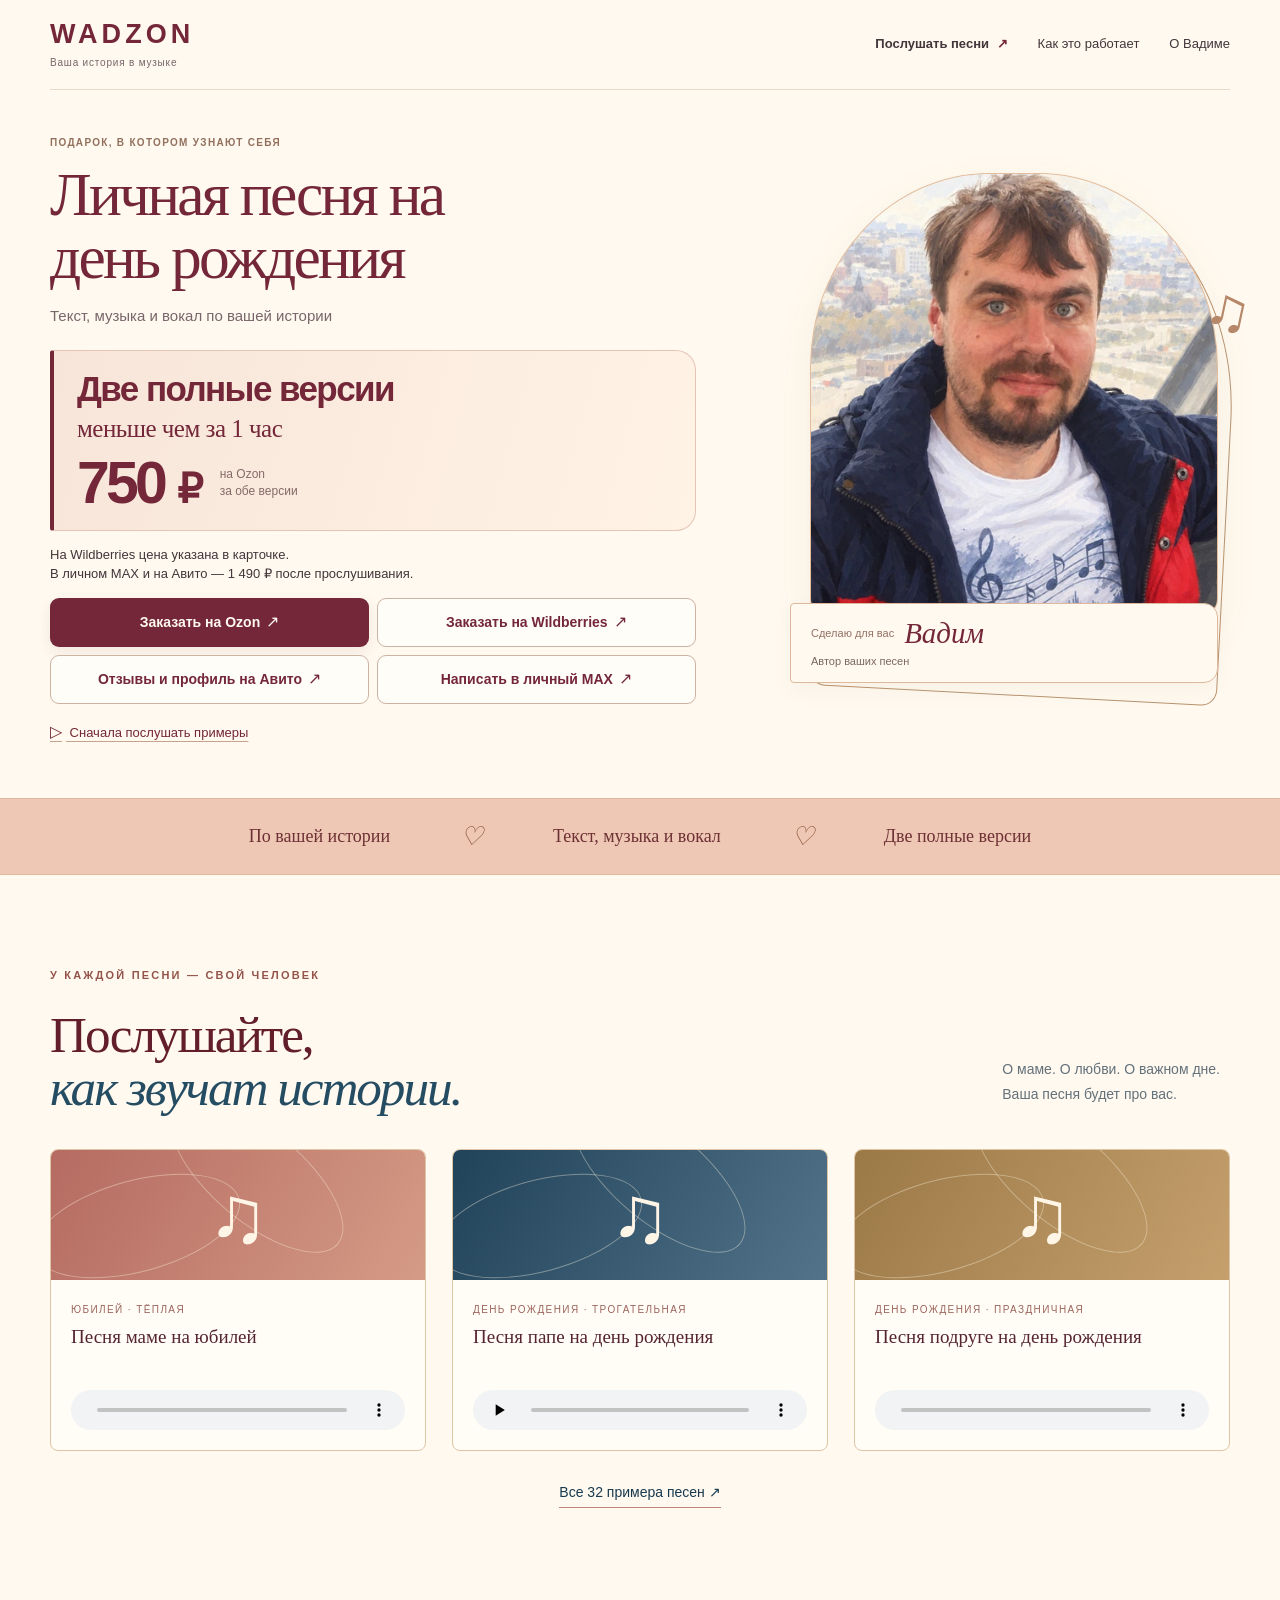
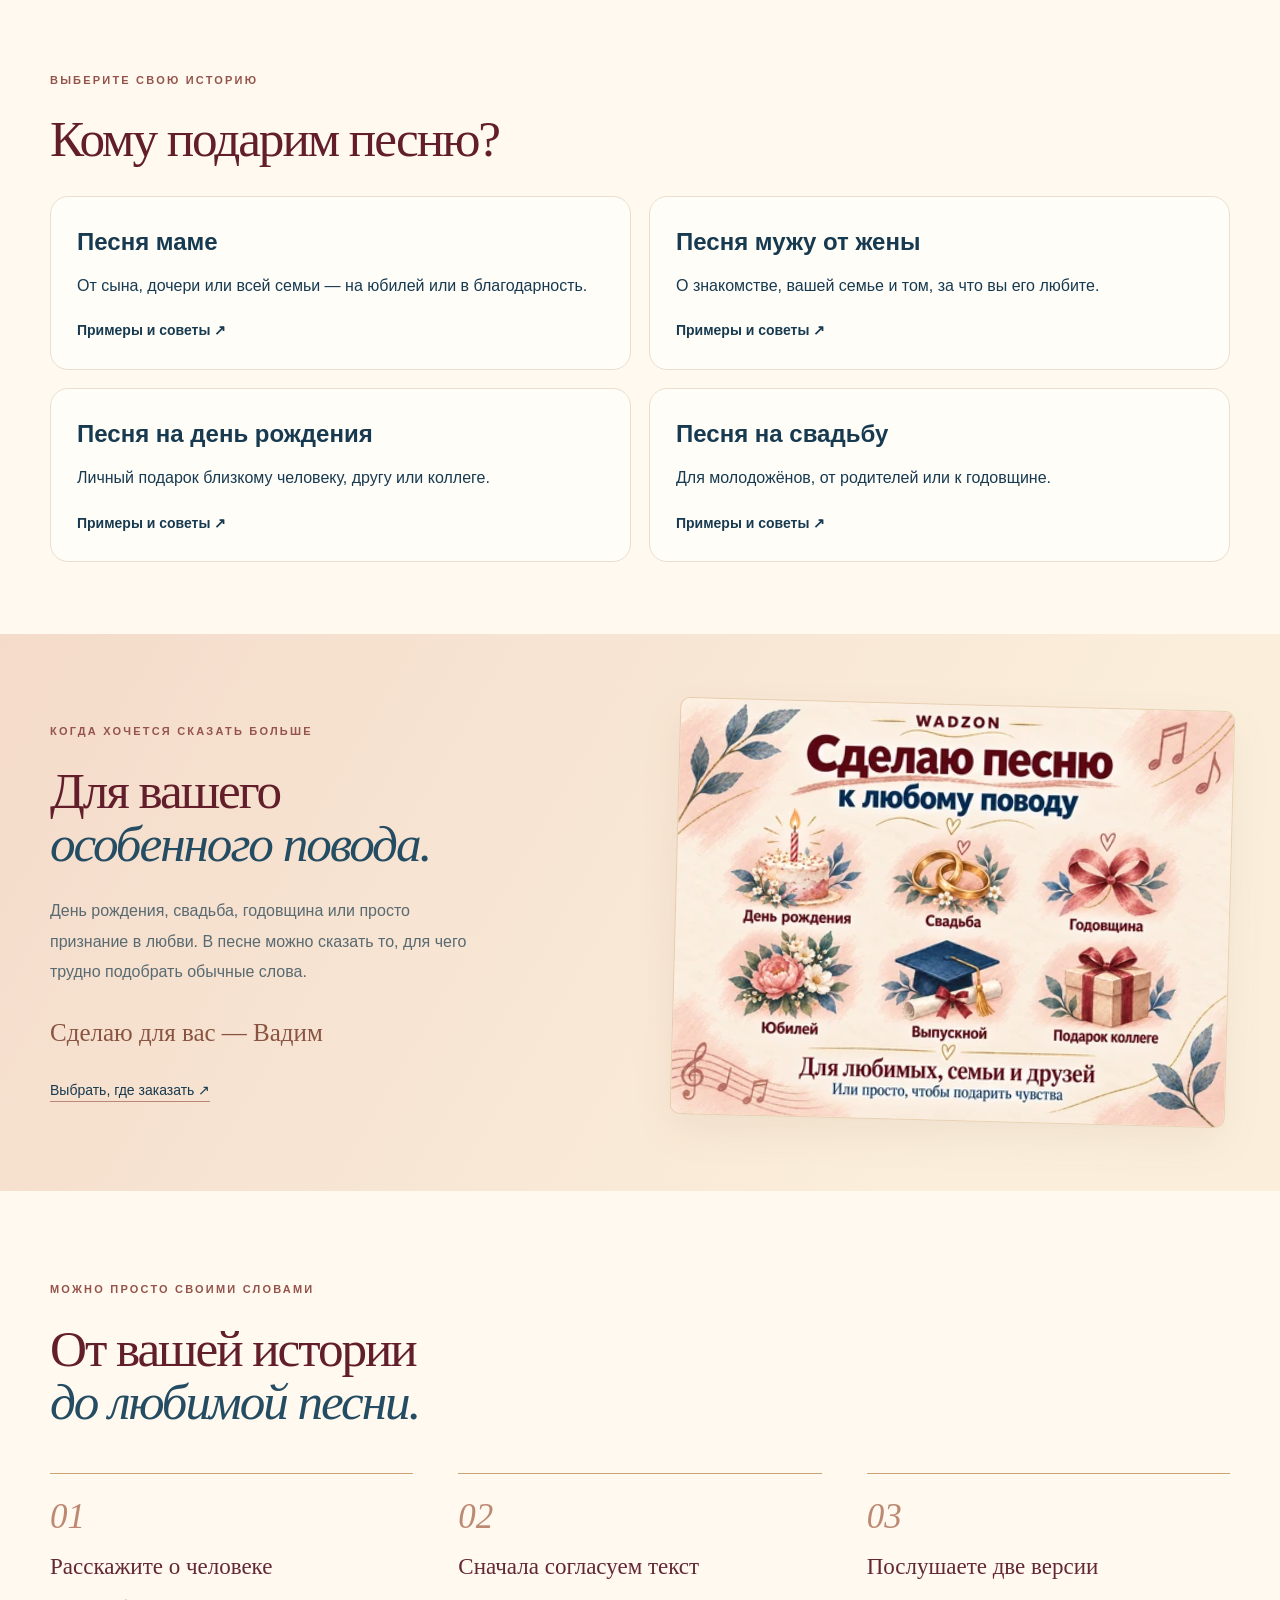
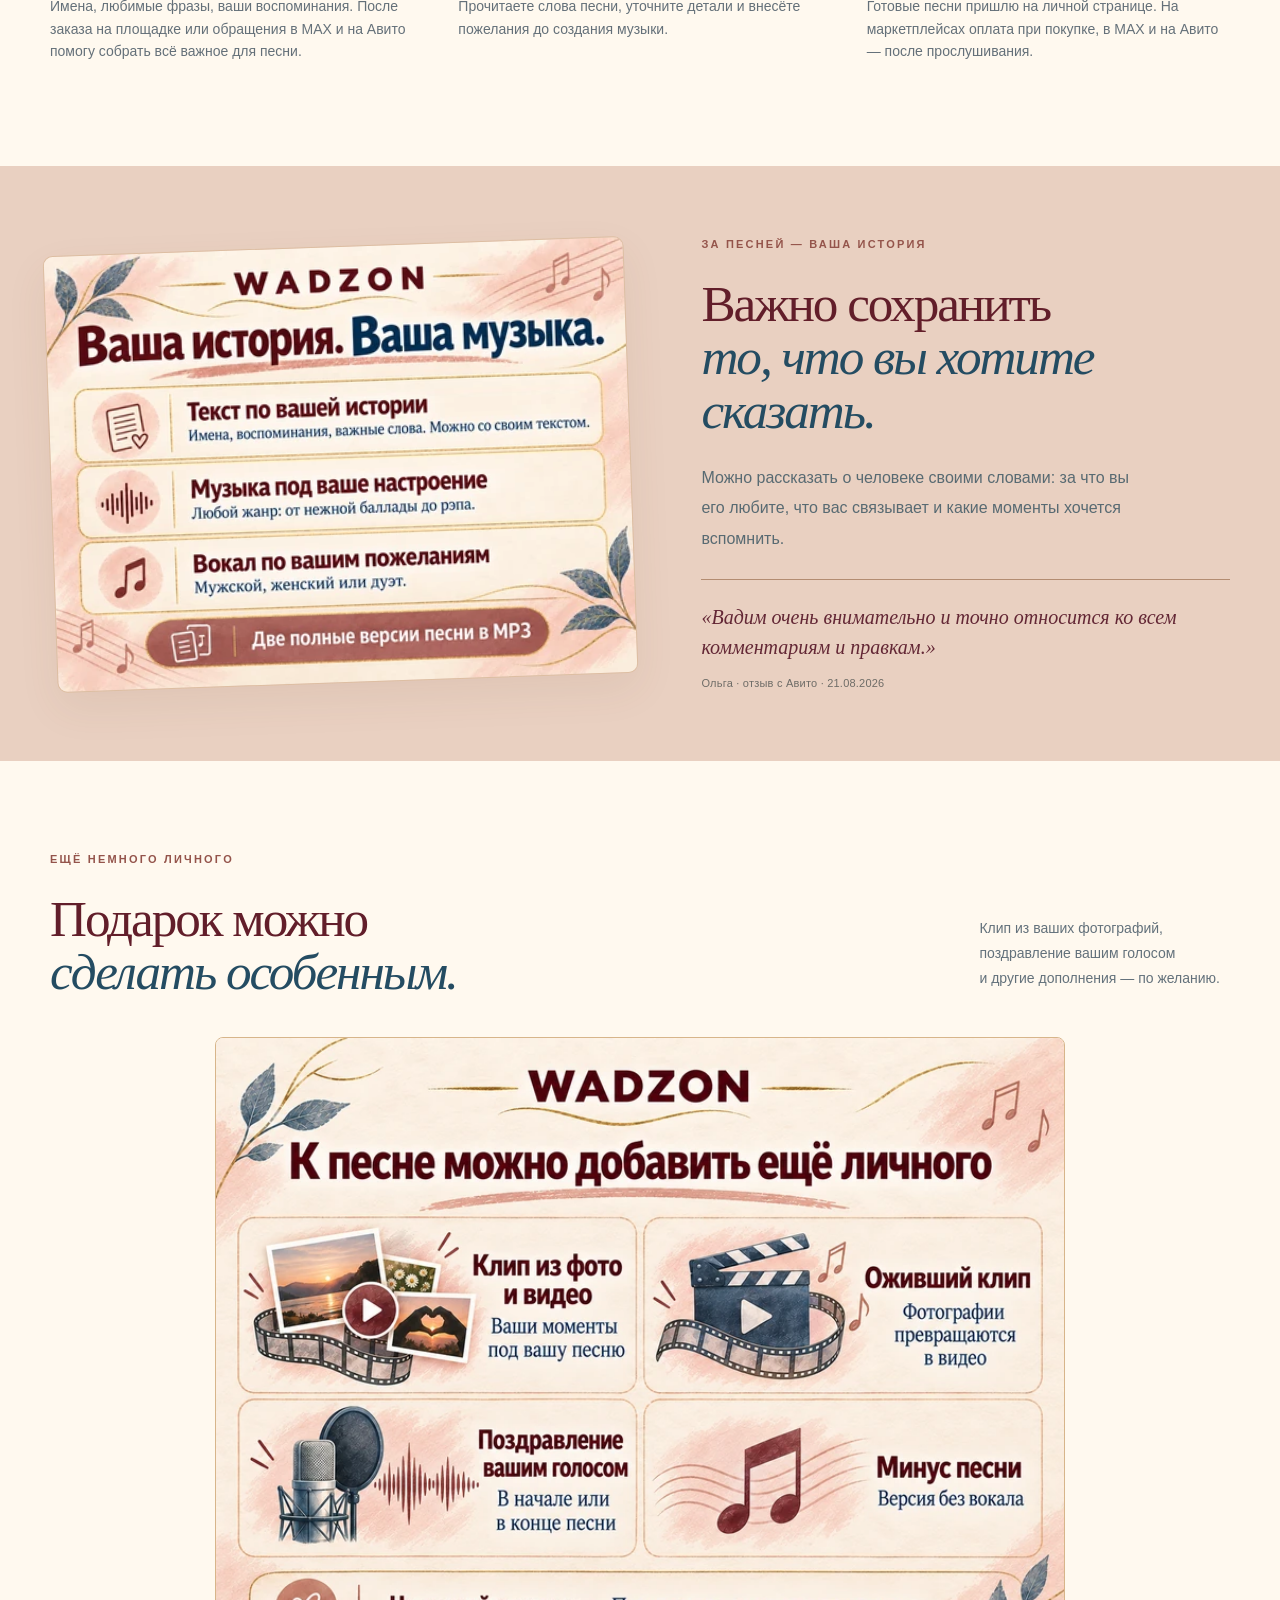
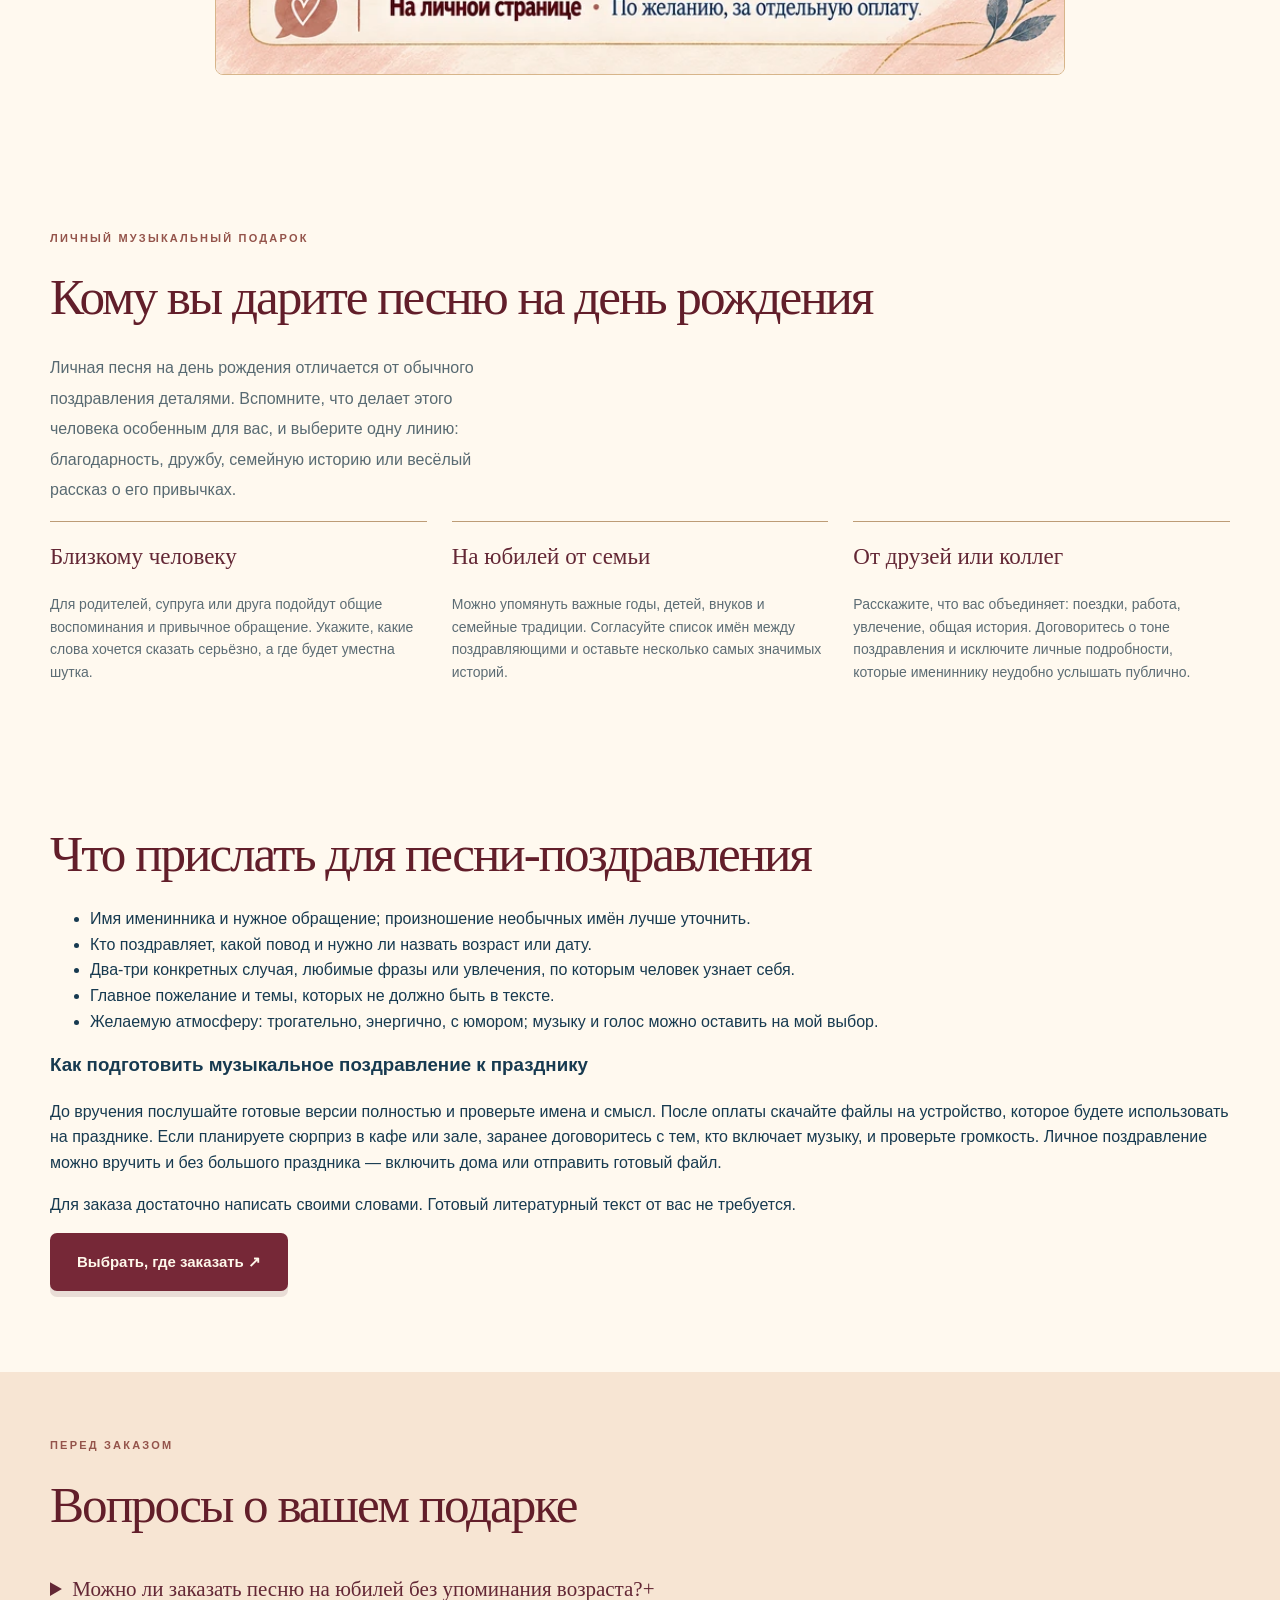
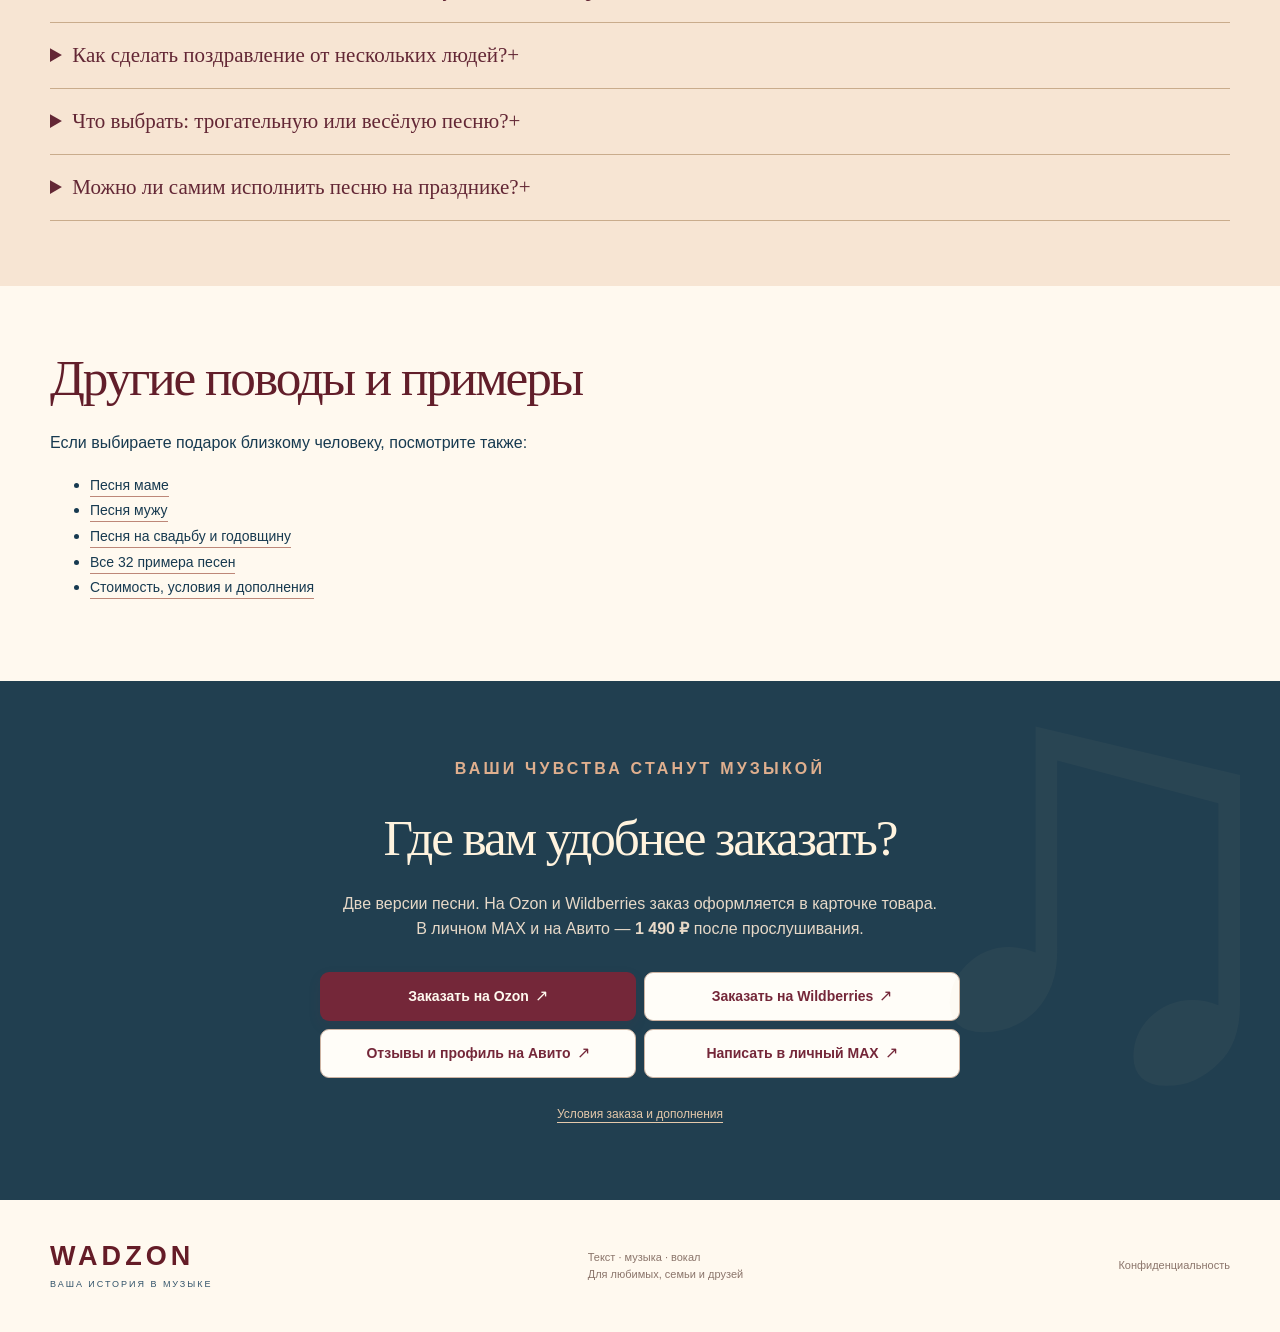
<file: pesnya-na-den-rozhdeniya.html>
<!doctype html>
<html lang="ru"><head><script data-public-order-routing>/* Strip retired chat tokens before analytics and keep ordinary anchors. */
(() => {
  'use strict';
  const fragment = location.hash.startsWith('#chat=') ? '' : location.hash;
  if (location.hash !== fragment) history.replaceState(null, '', location.pathname + location.search);
  if (location.hostname === 'wadzon.ru') {
    location.replace('https://wadzon.com' + location.pathname + location.search + fragment);
  }
})();
</script><meta charset="utf-8"><meta name="viewport" content="width=device-width, initial-scale=1">
<title>Песня на день рождения на заказ — личное поздравление и юбилей | WADZON</title><meta name="description" content="Музыкальное поздравление на день рождения или юбилей с именем и личной историей. Примеры, советы для подарка от семьи, друзей и коллег, ответы на вопросы.">
<link rel="canonical" href="https://wadzon.com/pesnya-na-den-rozhdeniya.html">
<meta property="og:title" content="Песня на день рождения на заказ — личное поздравление и юбилей | WADZON"><meta property="og:description" content="Музыкальное поздравление на день рождения или юбилей с именем и личной историей. Примеры, советы для подарка от семьи, друзей и коллег, ответы на вопросы.">
<meta property="og:url" content="https://wadzon.com/pesnya-na-den-rozhdeniya.html"><meta property="og:type" content="website">
<meta property="og:site_name" content="WADZON"><meta property="og:locale" content="ru_RU">
<meta property="og:image" content="https://wadzon.com/assets/wadzon-avatar.png">
<meta name="twitter:card" content="summary_large_image"><meta name="theme-color" content="#fff9ef">
<link rel="icon" href="/favicon.svg" type="image/svg+xml">
<script type="application/ld+json">{"@context":"https://schema.org","@graph":[{"@type":"Person","@id":"https://wadzon.com/contacts.html#vadim","name":"Вадим","alternateName":"WADZON","url":"https://wadzon.com/contacts.html","sameAs":["https://www.avito.ru/brands/i24442157"]},{"@type":"WebSite","@id":"https://wadzon.com/#website","url":"https://wadzon.com/","name":"WADZON — песни на заказ","inLanguage":"ru","publisher":{"@id":"https://wadzon.com/contacts.html#vadim"}},{"@type":"WebPage","@id":"https://wadzon.com/pesnya-na-den-rozhdeniya.html#page","url":"https://wadzon.com/pesnya-na-den-rozhdeniya.html","name":"Песня на день рождения на заказ — личное поздравление и юбилей | WADZON","description":"Музыкальное поздравление на день рождения или юбилей с именем и личной историей. Примеры, советы для подарка от семьи, друзей и коллег, ответы на вопросы.","inLanguage":"ru","isPartOf":{"@id":"https://wadzon.com/#website"},"about":{"@id":"https://wadzon.com/#custom-song"},"breadcrumb":{"@id":"https://wadzon.com/pesnya-na-den-rozhdeniya.html#breadcrumb"}},{"@type":"Service","@id":"https://wadzon.com/#custom-song","name":"Песня под ключ за один час","serviceType":"Персональная песня с текстом, музыкой и вокалом","provider":{"@id":"https://wadzon.com/contacts.html#vadim"},"url":"https://wadzon.com/","description":"Песня под ключ за один час — 1 490 ₽. Текст по вашей истории, музыка и вокал. Полное прослушивание до оплаты, скачивание на личной странице.","termsOfService":"https://wadzon.com/songs.html#terms","offers":[{"@type":"Offer","price":"750","priceCurrency":"RUB","url":"https://www.ozon.ru/product/pesnya-za-1-chas-6293407488/","description":"Две версии песни на Ozon. Оплата при покупке."},{"@type":"Offer","price":"1490","priceCurrency":"RUB","url":"https://wadzon.com/#order","description":"Две версии песни в личном MAX и на Авито — 1 490 ₽. Полное прослушивание до оплаты."}]},{"@type":"BreadcrumbList","@id":"https://wadzon.com/pesnya-na-den-rozhdeniya.html#breadcrumb","itemListElement":[{"@type":"ListItem","position":1,"name":"Песни на заказ","item":"https://wadzon.com/"},{"@type":"ListItem","position":2,"name":"На день рождения","item":"https://wadzon.com/pesnya-na-den-rozhdeniya.html"}]}]}</script><link rel="stylesheet" href="warm.css?v=20261111marketplaces1"><link rel="stylesheet" href="clear-hero.css?v=20261111marketplaces1"></head><body class="warm-site"><a class="skip-link" href="#main">Перейти к содержанию</a>

<header class="clear-header">
  <a class="clear-brand" href="/" aria-label="WADZON — песни на заказ">WADZON<span>Ваша история в музыке</span></a>
  <nav class="clear-nav" aria-label="О песне на заказ">
    <a href="#examples">Послушать песни <span aria-hidden="true">↗</span></a>
    <a href="#how">Как это работает</a>
    <a href="#about">О Вадиме</a>
  </nav>
</header>
<main id="main"><section class="clear-hero" id="clear-hero" aria-labelledby="clear-title">
  <div class="clear-copy">
    <p class="clear-eyebrow">Подарок, в котором узнают себя</p>
    <h1 class="clear-title" id="clear-title">Личная песня на день рождения</h1>
    <p class="clear-description">Текст, музыка и вокал по вашей истории</p>
    <div class="clear-offer">
      <p class="clear-versions">Две полные версии</p>
      <p class="clear-timing">меньше чем за 1 час</p>
      <p class="clear-price"><strong>750 <span>₽</span></strong><span class="clear-price-note">на Ozon<br>за обе версии</span></p>
    </div>
    <p class="clear-payment">На Wildberries цена указана в карточке.<br>В личном MAX и на Авито — 1 490 ₽ после прослушивания.</p>
    <div class="clear-actions" aria-label="Где заказать песню"><a class="clear-button clear-button--primary" href="https://www.ozon.ru/product/pesnya-za-1-chas-6293407488/" target="_blank" rel="noopener noreferrer" data-metrika-goal="ozon_click">Заказать на Ozon<span class="clear-button-arrow" aria-hidden="true">↗</span></a><a class="clear-button clear-button--secondary" href="https://www.wildberries.ru/catalog/1804639730/detail.aspx" target="_blank" rel="noopener noreferrer" data-metrika-goal="wb_click">Заказать на Wildberries<span class="clear-button-arrow" aria-hidden="true">↗</span></a><a class="clear-button clear-button--secondary" href="https://www.avito.ru/brands/i24442157" target="_blank" rel="noopener noreferrer" data-metrika-goal="avito_click">Отзывы и профиль на Авито<span class="clear-button-arrow" aria-hidden="true">↗</span></a><a class="clear-button clear-button--secondary" href="https://max.ru/u/f9LHodD0cOLyIVBk8ZNUTHv73fjZUxaY3-7dAHGgZJhk7E81tgsPBylfXCw" target="_blank" rel="noopener noreferrer" data-metrika-goal="max_click">Написать в личный MAX<span class="clear-button-arrow" aria-hidden="true">↗</span></a></div>
    <a class="clear-listen" href="#examples"><span aria-hidden="true">▷</span> Сначала послушать примеры</a>
  </div>
  <figure class="clear-person">
    <div class="clear-photo-frame"><img class="clear-photo" src="assets/warm/vadim-800.webp" srcset="assets/warm/vadim-480.webp 480w, assets/warm/vadim-800.webp 800w, assets/warm/vadim-1086.webp 1086w" sizes="(max-width: 640px) 80px, (max-width: 1000px) 38vw, 420px" width="1086" height="1448" alt="Вадим, автор проекта WADZON" fetchpriority="high" decoding="async"></div>
    <figcaption class="clear-caption"><span class="clear-caption-intro">Сделаю для вас</span><strong>Вадим</strong><span class="clear-caption-note">Автор ваших песен</span></figcaption>
    <span class="clear-photo-note" aria-hidden="true">♫</span>
  </figure>
</section>
<div class="ribbon"><span>По вашей истории</span><i>♡</i><span>Текст, музыка и вокал</span><i>♡</i><span>Две полные версии</span></div>
<section class="examples wrap" id="examples"><div class="section-head"><div><p class="eyebrow">У каждой песни — свой человек</p><h2>Послушайте,<br><em>как звучат истории.</em></h2></div><p>О маме. О любви. О важном дне.<br>Ваша песня будет про вас.</p></div><div class="tracks"><article><div class="track-art rose"><span aria-hidden="true">♫</span></div><div class="track-info"><p>юбилей · тёплая</p><h3>Песня маме на юбилей</h3><audio controls preload="none" src="assets/examples/birthday-mom-jubilee.mp3" aria-label="Песня маме на юбилей"></audio></div></article><article><div class="track-art navy"><span aria-hidden="true">♫</span></div><div class="track-info"><p>день рождения · трогательная</p><h3>Песня папе на день рождения</h3><audio controls preload="none" src="assets/examples/birthday-dad.mp3" aria-label="Песня папе на день рождения"></audio></div></article><article><div class="track-art gold"><span aria-hidden="true">♫</span></div><div class="track-info"><p>день рождения · праздничная</p><h3>Песня подруге на день рождения</h3><audio controls preload="none" src="assets/examples/birthday-friend.mp3" aria-label="Песня подруге на день рождения"></audio></div></article></div><a class="text-link all" href="songs.html#catalogue" target="_blank" rel="noopener">Все 32 примера песен ↗</a></section>
<section class="wrap topic-section" id="occasions"><p class="eyebrow">Выберите свою историю</p><h2>Кому подарим песню?</h2><div class="topic-grid"><a class="topic-card" href="pesnya-mame.html"><h3>Песня маме</h3><p>От сына, дочери или всей семьи — на юбилей или в благодарность.</p><span>Примеры и советы ↗</span></a><a class="topic-card" href="pesnya-muzhu.html"><h3>Песня мужу от жены</h3><p>О знакомстве, вашей семье и том, за что вы его любите.</p><span>Примеры и советы ↗</span></a><a class="topic-card" href="pesnya-na-den-rozhdeniya.html"><h3>Песня на день рождения</h3><p>Личный подарок близкому человеку, другу или коллеге.</p><span>Примеры и советы ↗</span></a><a class="topic-card" href="pesnya-na-svadbu.html"><h3>Песня на свадьбу</h3><p>Для молодожёнов, от родителей или к годовщине.</p><span>Примеры и советы ↗</span></a></div></section><section class="occasion"><div class="wrap split"><div><p class="eyebrow">Когда хочется сказать больше</p><h2>Для вашего<br><em>особенного повода.</em></h2><p class="body-copy">День рождения, свадьба, годовщина или просто признание в любви. В песне можно сказать то, для чего трудно подобрать обычные слова.</p><p class="signature">Сделаю для вас — Вадим</p><a class="text-link" href="#order">Выбрать, где заказать ↗</a></div><img loading="lazy" class="art-sheet" src="assets/warm/occasions-800.webp" srcset="assets/warm/occasions-480.webp 480w, assets/warm/occasions-800.webp 800w, assets/warm/occasions-1200.webp 1200w, assets/warm/occasions-1448.webp 1448w" sizes="(max-width: 640px) calc(100vw - 36px), (max-width: 900px) 44vw, 600px" width="1448" height="1086" decoding="async" alt="Песня в подарок: день рождения, свадьба, годовщина, юбилей, выпускной, подарок коллеге"></div></section>
<section class="wrap process" id="how"><p class="eyebrow">Можно просто своими словами</p><h2>От вашей истории<br><em>до любимой песни.</em></h2><div class="steps"><article><span>01</span><h3>Расскажите о человеке</h3><p>Имена, любимые фразы, ваши воспоминания. После заказа на площадке или обращения в MAX и на Авито помогу собрать всё важное для песни.</p></article><article><span>02</span><h3>Сначала согласуем текст</h3><p>Прочитаете слова песни, уточните детали и внесёте пожелания до создания музыки.</p></article><article><span>03</span><h3>Послушаете две версии</h3><p>Готовые песни пришлю на личной странице. На маркетплейсах оплата при покупке, в MAX и на Авито — после прослушивания.</p></article></div></section>
<section class="about" id="about"><div class="wrap split"><img loading="lazy" class="art-sheet" src="assets/warm/story-800.webp" srcset="assets/warm/story-480.webp 480w, assets/warm/story-800.webp 800w, assets/warm/story-1200.webp 1200w, assets/warm/story-1448.webp 1448w" sizes="(max-width: 640px) calc(100vw - 36px), (max-width: 900px) 44vw, 600px" width="1448" height="1086" decoding="async" alt="Текст, музыка и вокал по вашей истории"><div><p class="eyebrow">За песней — ваша история</p><h2>Важно сохранить<br><em>то, что вы хотите сказать.</em></h2><p class="body-copy">Можно рассказать о человеке своими словами: за что вы его любите, что вас связывает и какие моменты хочется вспомнить.</p><blockquote>«Вадим очень внимательно и точно относится ко всем комментариям и правкам.»<cite>Ольга · отзыв с Авито · 21.08.2026</cite></blockquote></div></div></section>
<section class="wrap extras"><div class="section-head"><div><p class="eyebrow">Ещё немного личного</p><h2>Подарок можно<br><em>сделать особенным.</em></h2></div><p>Клип из ваших фотографий,<br>поздравление вашим голосом<br>и другие дополнения — по желанию.</p></div><img loading="lazy" src="assets/warm/addons-800.webp" srcset="assets/warm/addons-480.webp 480w, assets/warm/addons-800.webp 800w, assets/warm/addons-1200.webp 1200w, assets/warm/addons-1448.webp 1448w" sizes="(max-width: 640px) calc(100vw - 36px), (max-width: 900px) 44vw, 600px" width="1448" height="1086" decoding="async" alt="Дополнения к песне: клип, оживший клип, поздравление голосом и минус"></section>
<section class="section topic-section"><div class="wrap"><p class="eyebrow">Личный музыкальный подарок</p><h2>Кому вы дарите песню на день рождения</h2><p class="body-copy">Личная песня на день рождения отличается от обычного поздравления деталями. Вспомните, что делает этого человека особенным для вас, и выберите одну линию: благодарность, дружбу, семейную историю или весёлый рассказ о его привычках.</p><div class="terms-grid"><article><h3>Близкому человеку</h3><p>Для родителей, супруга или друга подойдут общие воспоминания и привычное обращение. Укажите, какие слова хочется сказать серьёзно, а где будет уместна шутка.</p></article><article><h3>На юбилей от семьи</h3><p>Можно упомянуть важные годы, детей, внуков и семейные традиции. Согласуйте список имён между поздравляющими и оставьте несколько самых значимых историй.</p></article><article><h3>От друзей или коллег</h3><p>Расскажите, что вас объединяет: поездки, работа, увлечение, общая история. Договоритесь о тоне поздравления и исключите личные подробности, которые имениннику неудобно услышать публично.</p></article></div></div></section><section class="section topic-brief"><div class="wrap"><h2>Что прислать для песни-поздравления</h2><ul><li>Имя именинника и нужное обращение; произношение необычных имён лучше уточнить.</li><li>Кто поздравляет, какой повод и нужно ли назвать возраст или дату.</li><li>Два-три конкретных случая, любимые фразы или увлечения, по которым человек узнает себя.</li><li>Главное пожелание и темы, которых не должно быть в тексте.</li><li>Желаемую атмосферу: трогательно, энергично, с юмором; музыку и голос можно оставить на мой выбор.</li></ul><h3>Как подготовить музыкальное поздравление к празднику</h3><p>До вручения послушайте готовые версии полностью и проверьте имена и смысл. После оплаты скачайте файлы на устройство, которое будете использовать на празднике. Если планируете сюрприз в кафе или зале, заранее договоритесь с тем, кто включает музыку, и проверьте громкость. Личное поздравление можно вручить и без большого праздника — включить дома или отправить готовый файл.</p><p>Для заказа достаточно написать своими словами. Готовый литературный текст от вас не требуется.</p><p><a class="button" href="#order">Выбрать, где заказать ↗</a></p></div></section><section class="section faq-section"><div class="wrap"><p class="eyebrow">Перед заказом</p><h2>Вопросы о вашем подарке</h2><div class="faq-list"><details><summary>Можно ли заказать песню на юбилей без упоминания возраста?<span aria-hidden="true">+</span></summary><p>Да. Достаточно имени, личных деталей и пожеланий. Дату и возраст включим только по вашему желанию.</p></details><details><summary>Как сделать поздравление от нескольких людей?<span aria-hidden="true">+</span></summary><p>Напишите, кто участвует, от чьего лица звучит песня и какие имена нужны. Полезно собрать пожелания в один рассказ и выбрать главную мысль, чтобы текст не превратился в перечень.</p></details><details><summary>Что выбрать: трогательную или весёлую песню?<span aria-hidden="true">+</span></summary><p>Ориентируйтесь на человека и обстановку вручения. Если сомневаетесь, опишите его характер и несколько любимых песен словами: обсудим подходящее настроение без повторения чужой музыки.</p></details><details><summary>Можно ли самим исполнить песню на празднике?<span aria-hidden="true">+</span></summary><p>Да, под минус выбранной версии нашей готовой песни. Он заказывается отдельно на личной странице: 290 ₽ за каждую выбранную версию, создание начинается после подтверждения оплаты. О желании петь самостоятельно лучше сказать до создания музыки.</p></details></div></div></section><section class="section related-topics"><div class="wrap"><h2>Другие поводы и примеры</h2><p>Если выбираете подарок близкому человеку, посмотрите также:</p><ul><li><a class="text-link" href="pesnya-mame.html">Песня маме</a></li><li><a class="text-link" href="pesnya-muzhu.html">Песня мужу</a></li><li><a class="text-link" href="pesnya-na-svadbu.html">Песня на свадьбу и годовщину</a></li><li><a class="text-link" href="songs.html#catalogue">Все 32 примера песен</a></li><li><a class="text-link" href="songs.html#terms">Стоимость, условия и дополнения</a></li></ul></div></section><section class="order" id="order"><div class="wrap order-inner"><p class="eyebrow">Ваши чувства станут музыкой</p><h2>Где вам удобнее заказать?</h2><p>Две версии песни. На Ozon и Wildberries заказ оформляется в карточке товара.<br>В личном MAX и на Авито — <strong>1 490 ₽</strong> после прослушивания.</p><div class="clear-actions order-actions"><a class="clear-button clear-button--primary" href="https://www.ozon.ru/product/pesnya-za-1-chas-6293407488/" target="_blank" rel="noopener noreferrer" data-metrika-goal="ozon_click">Заказать на Ozon<span class="clear-button-arrow" aria-hidden="true">↗</span></a><a class="clear-button clear-button--secondary" href="https://www.wildberries.ru/catalog/1804639730/detail.aspx" target="_blank" rel="noopener noreferrer" data-metrika-goal="wb_click">Заказать на Wildberries<span class="clear-button-arrow" aria-hidden="true">↗</span></a><a class="clear-button clear-button--secondary" href="https://www.avito.ru/brands/i24442157" target="_blank" rel="noopener noreferrer" data-metrika-goal="avito_click">Отзывы и профиль на Авито<span class="clear-button-arrow" aria-hidden="true">↗</span></a><a class="clear-button clear-button--secondary" href="https://max.ru/u/f9LHodD0cOLyIVBk8ZNUTHv73fjZUxaY3-7dAHGgZJhk7E81tgsPBylfXCw" target="_blank" rel="noopener noreferrer" data-metrika-goal="max_click">Написать в личный MAX<span class="clear-button-arrow" aria-hidden="true">↗</span></a></div><a class="terms-link" href="songs.html#terms">Условия заказа и дополнения</a></div></section>
</main><footer class="wrap"><a class="brand" href="/">WADZON<span>ваша история в музыке</span></a><p>Текст · музыка · вокал<br>Для любимых, семьи и друзей</p><a href="https://wadzon.com/privacy.html" target="_blank" rel="noopener">Конфиденциальность</a></footer>

<nav class="mobile-order" aria-label="Где заказать песню"><div class="mobile-order-actions"><a class="clear-button clear-button--primary" href="https://www.ozon.ru/product/pesnya-za-1-chas-6293407488/" target="_blank" rel="noopener noreferrer" data-metrika-goal="ozon_click">Ozon<span class="clear-button-arrow" aria-hidden="true">↗</span></a><a class="clear-button clear-button--secondary" href="https://www.wildberries.ru/catalog/1804639730/detail.aspx" target="_blank" rel="noopener noreferrer" data-metrika-goal="wb_click">Wildberries<span class="clear-button-arrow" aria-hidden="true">↗</span></a><a class="clear-button clear-button--secondary" href="https://www.avito.ru/brands/i24442157" target="_blank" rel="noopener noreferrer" data-metrika-goal="avito_click">Авито<span class="clear-button-arrow" aria-hidden="true">↗</span></a><a class="clear-button clear-button--secondary" href="https://max.ru/u/f9LHodD0cOLyIVBk8ZNUTHv73fjZUxaY3-7dAHGgZJhk7E81tgsPBylfXCw" target="_blank" rel="noopener noreferrer" data-metrika-goal="max_click">MAX<span class="clear-button-arrow" aria-hidden="true">↗</span></a></div></nav>
<script src="examples-data.js"></script><script src="script.js?v=20261111marketplaces1"></script><script src="service.js?v=20261111marketplaces1"></script></body></html>
</file>
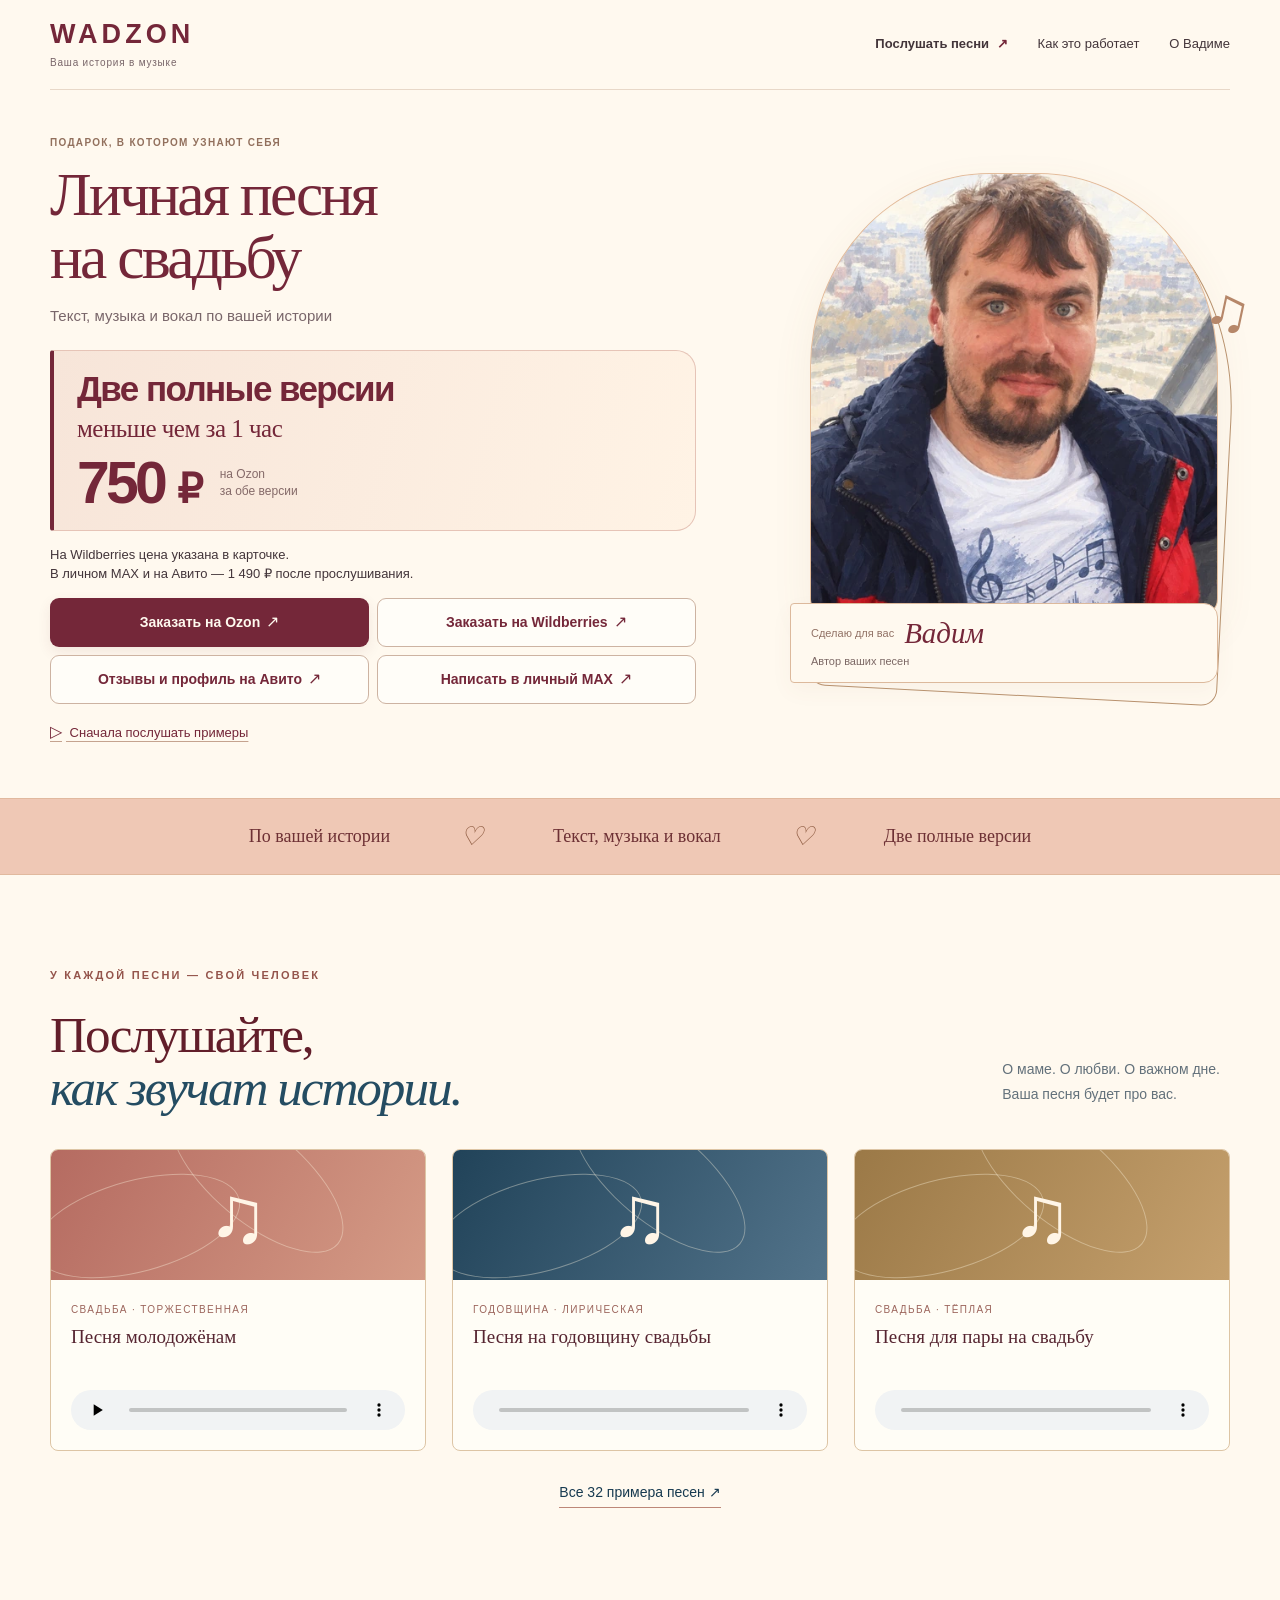
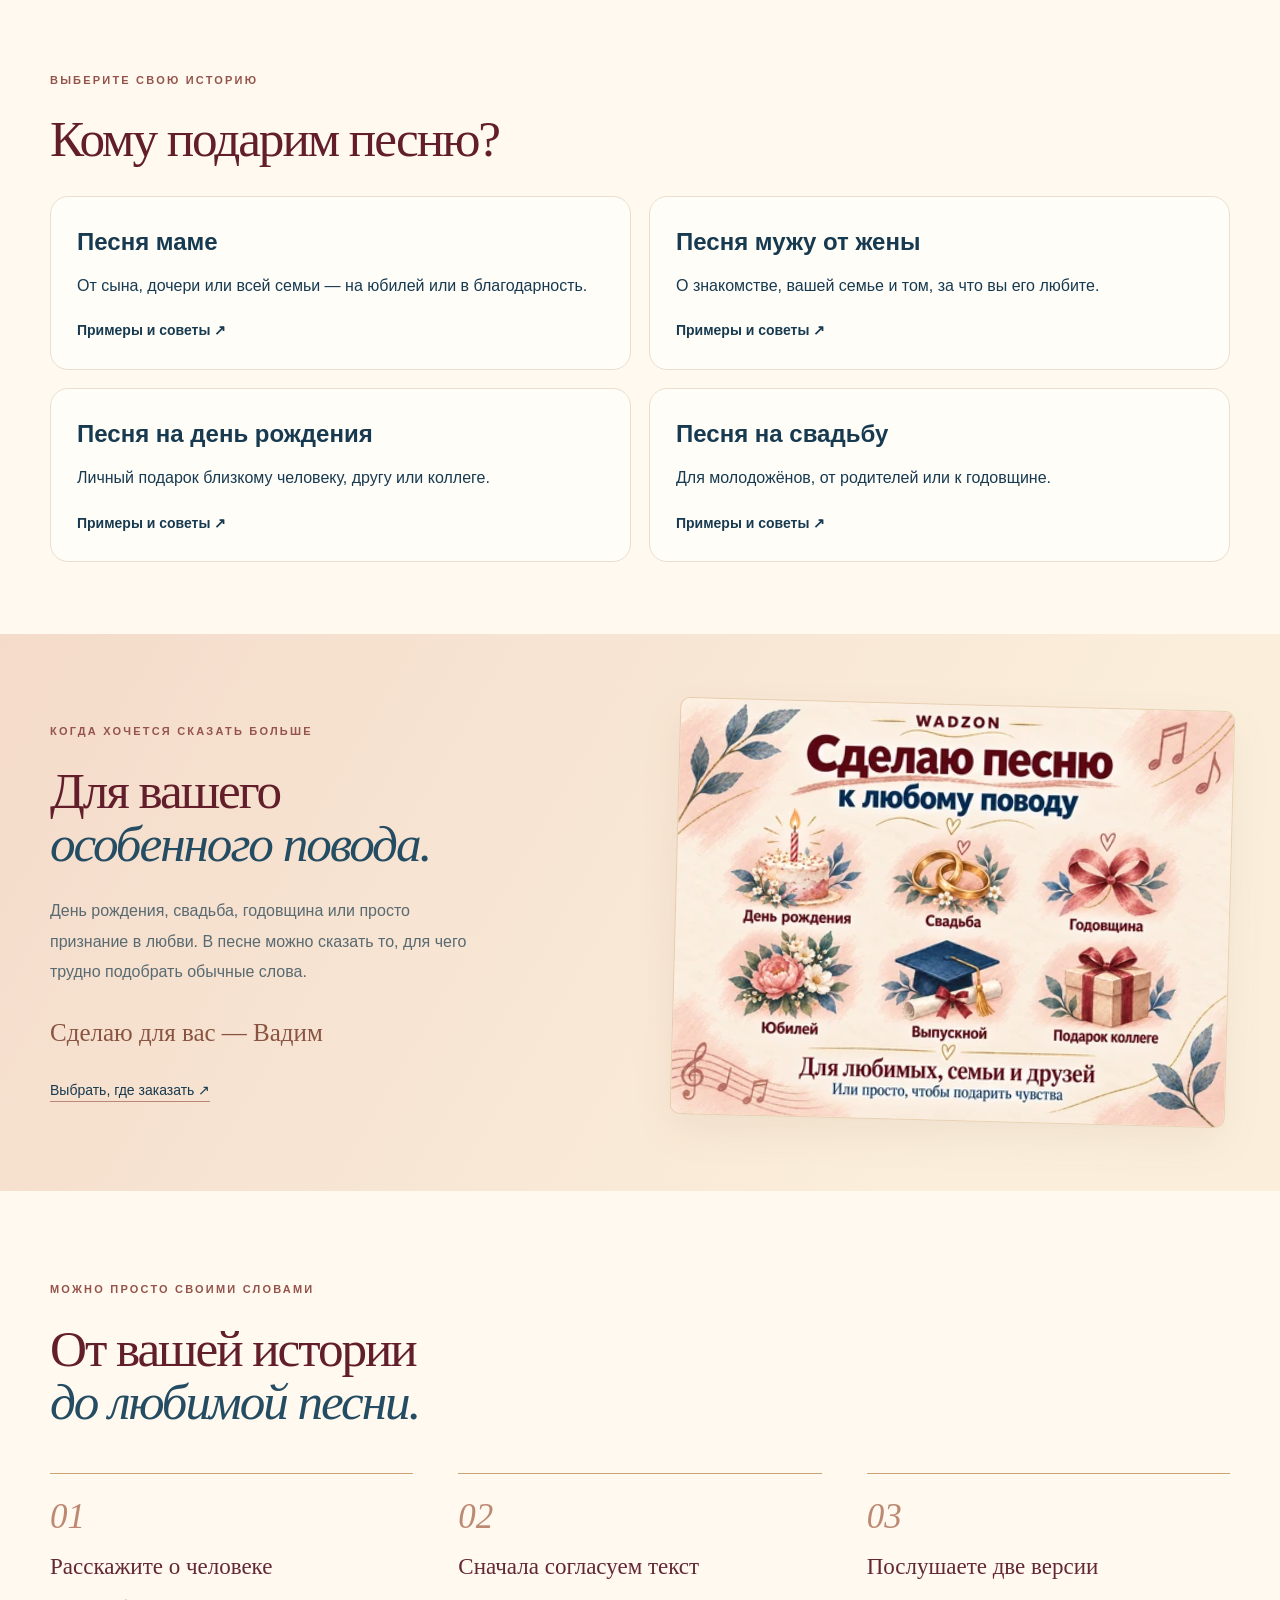
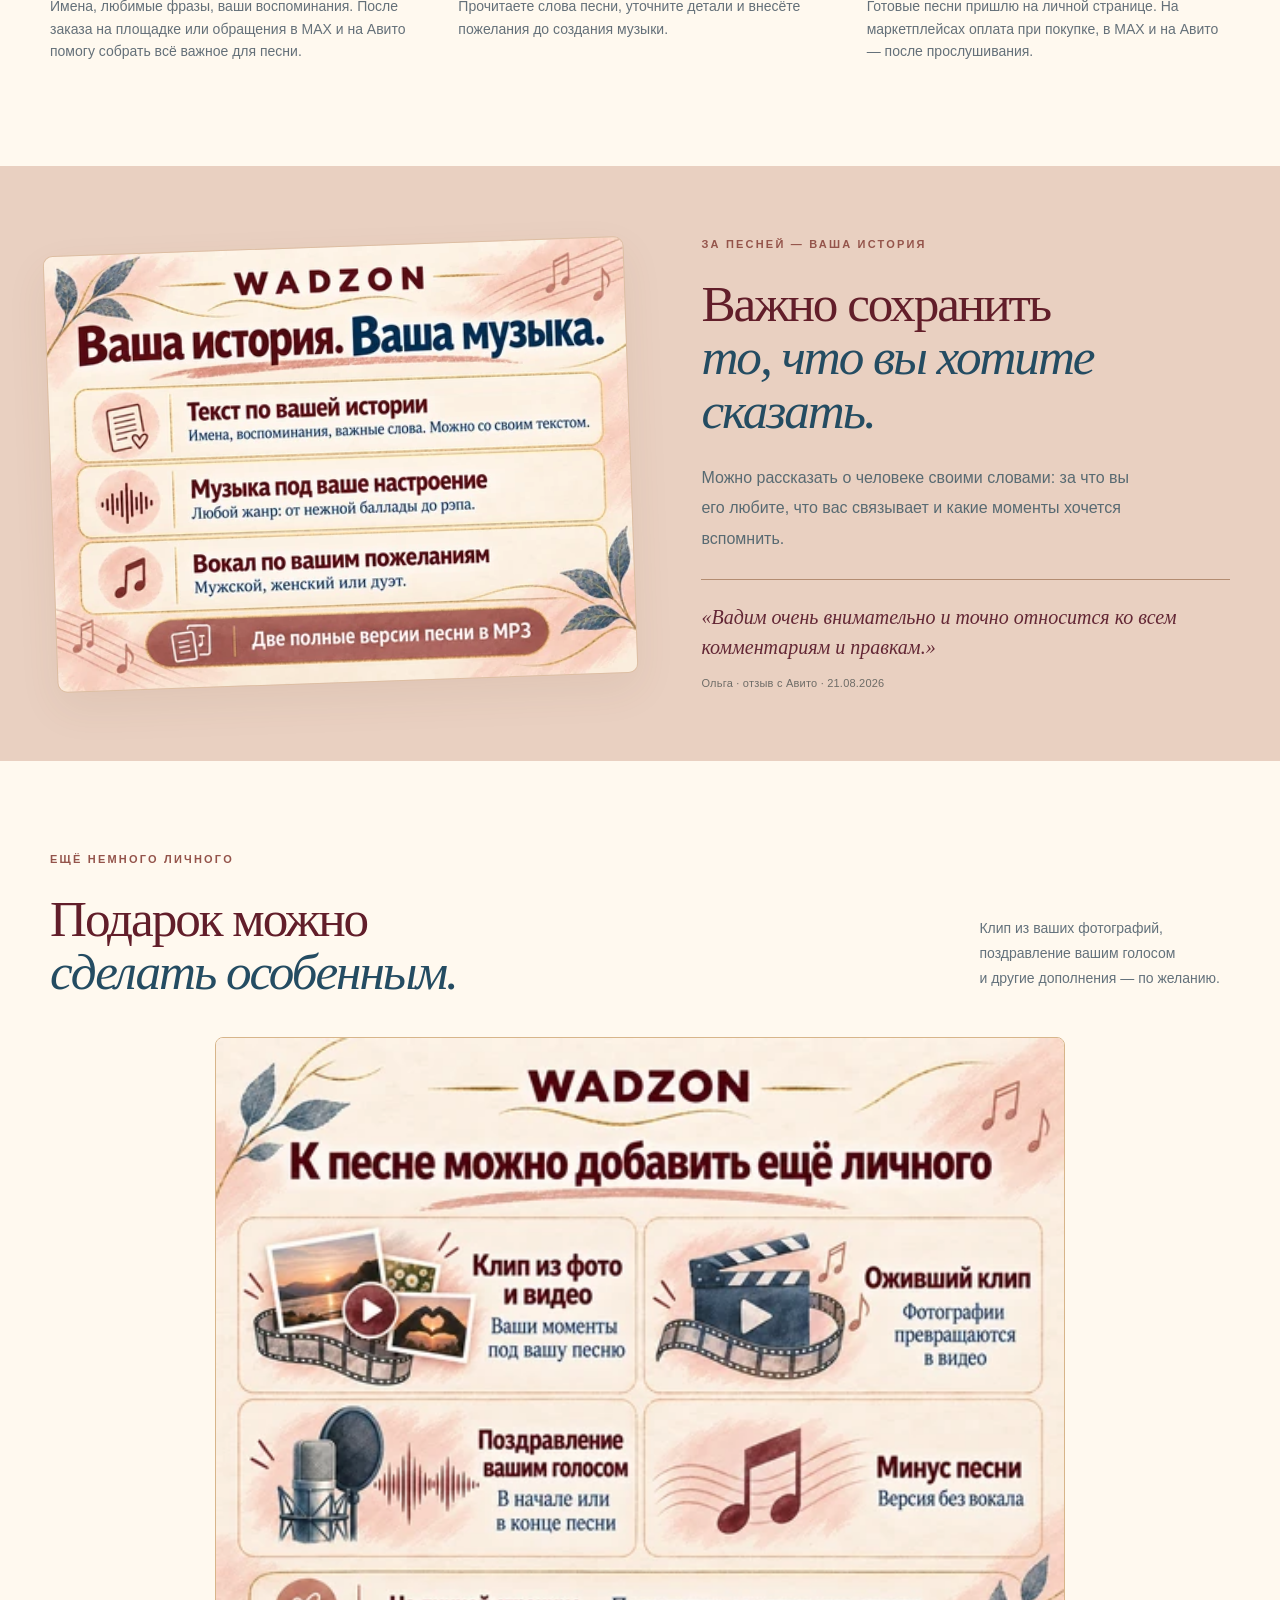
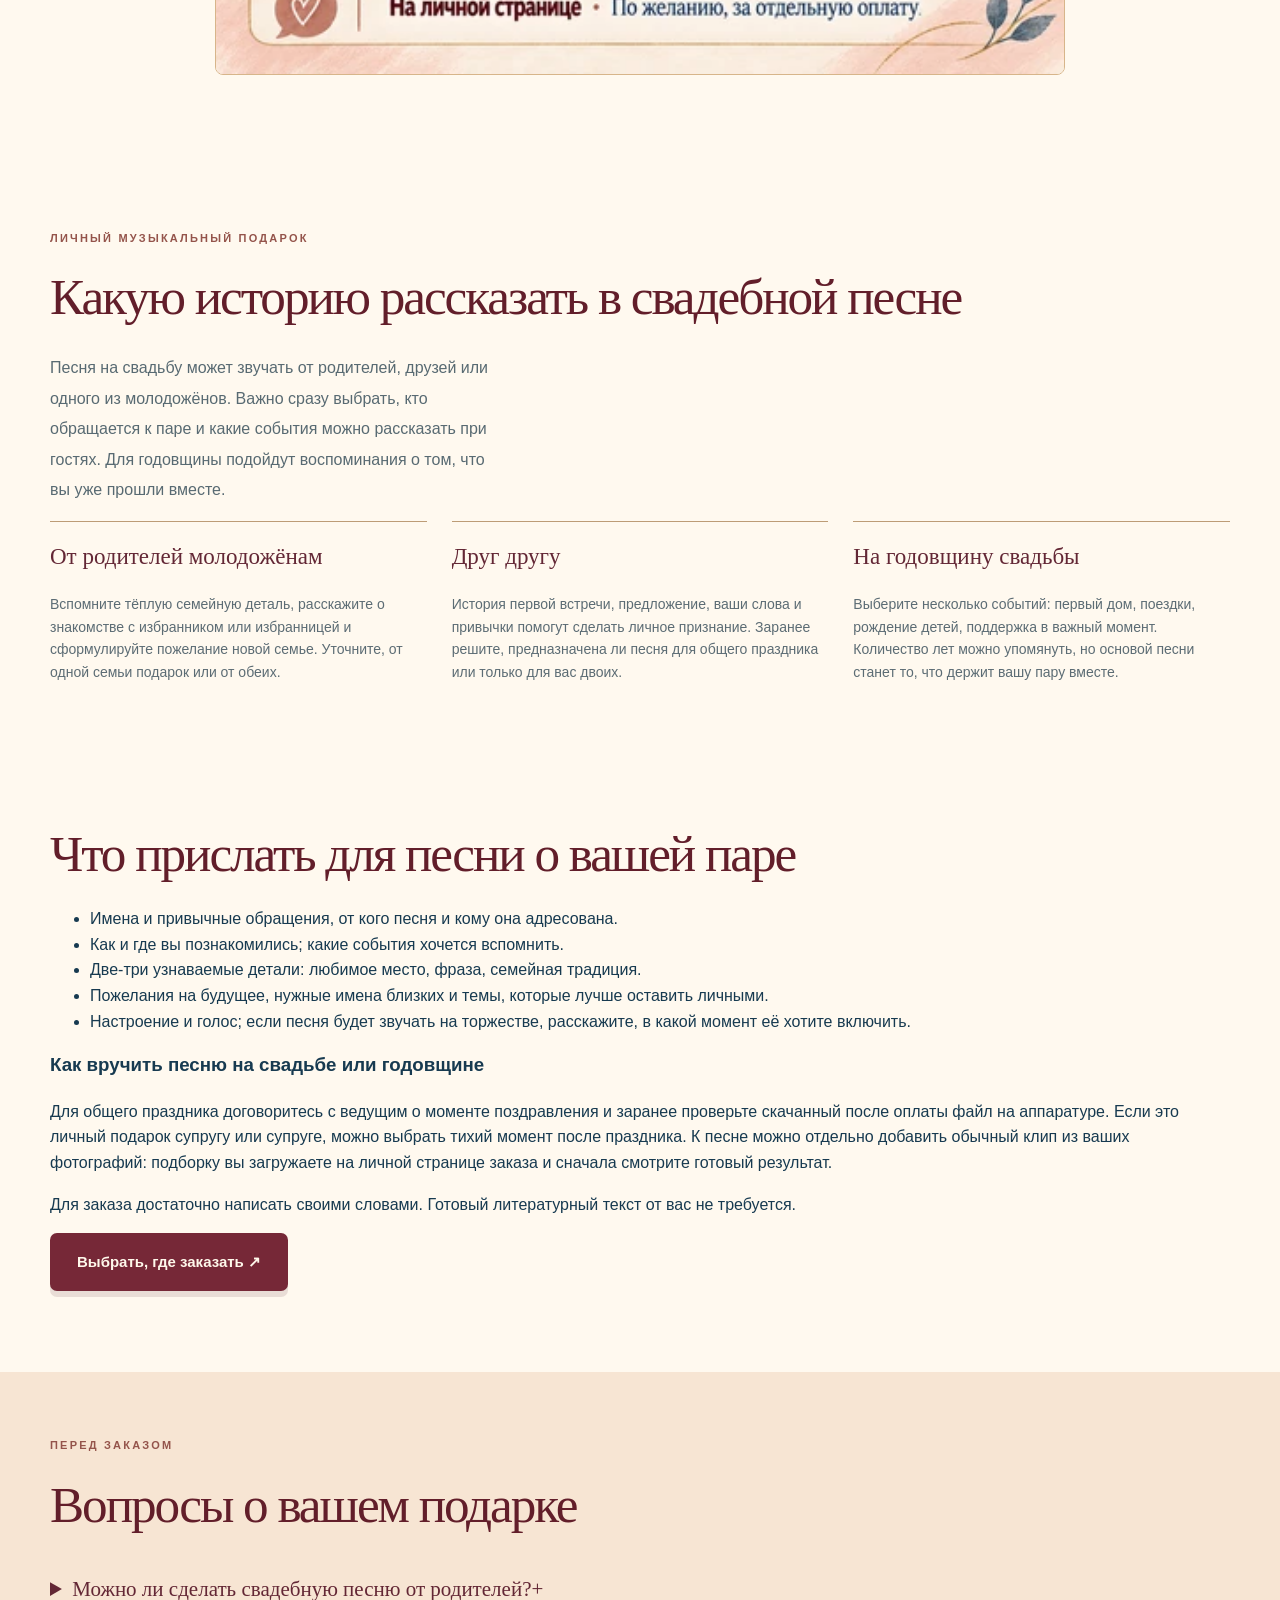
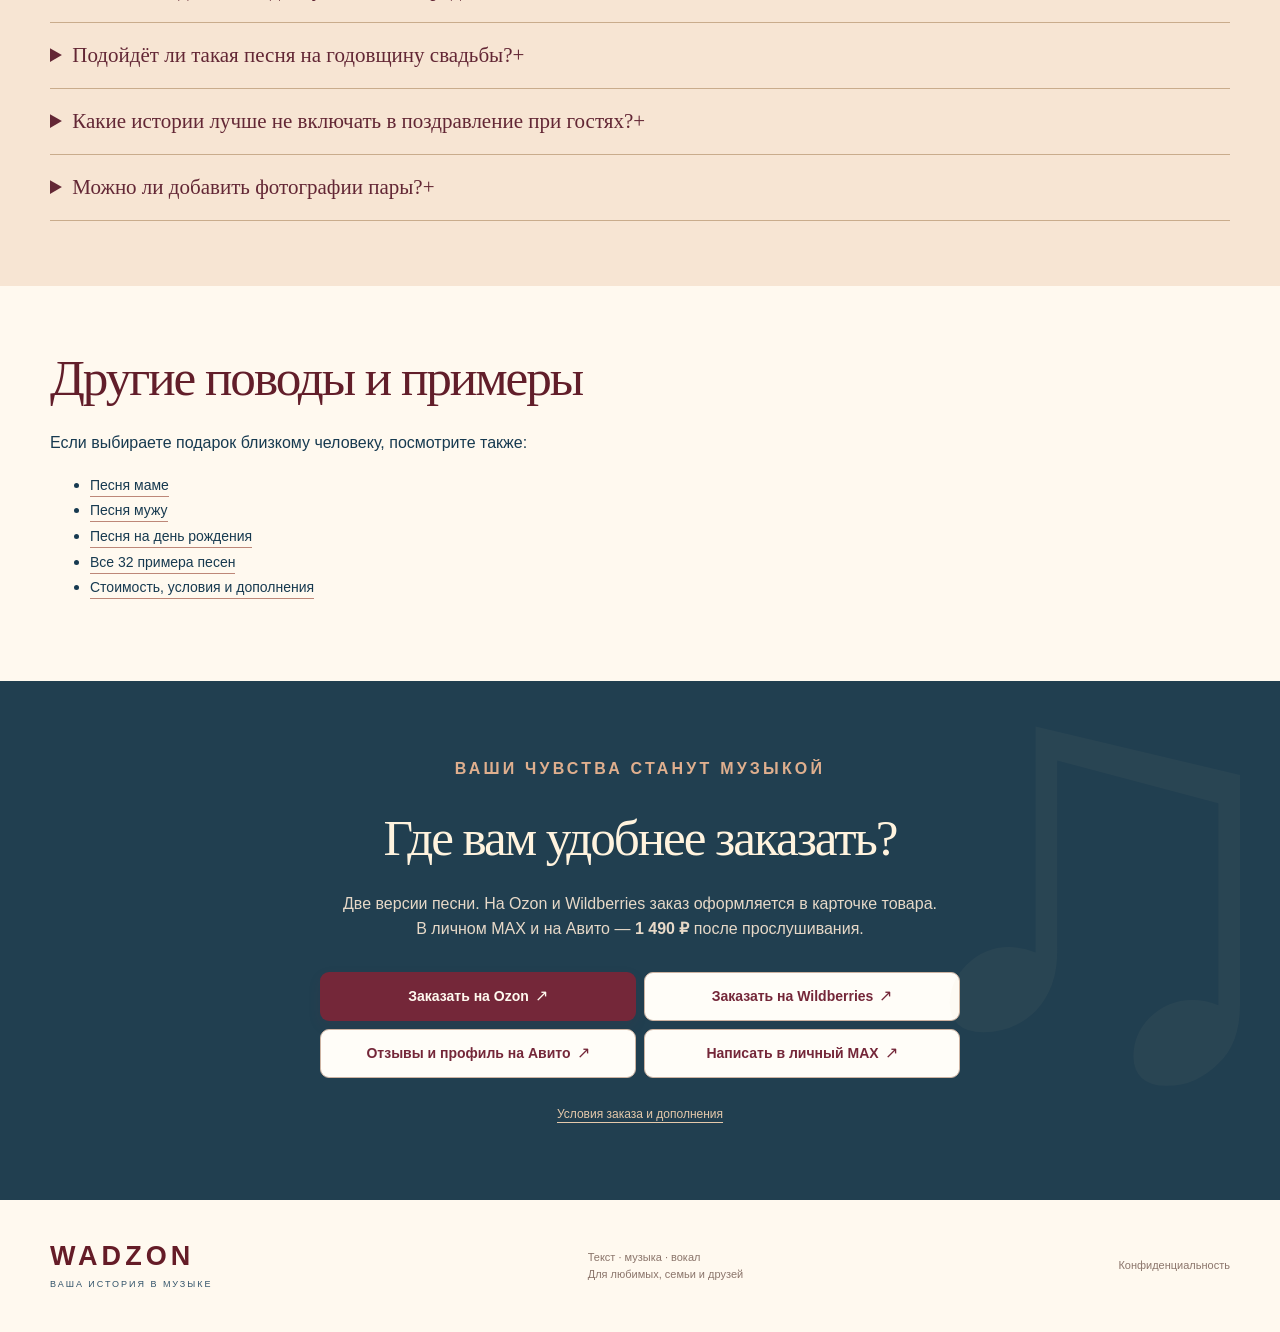
<file: pesnya-na-svadbu.html>
<!doctype html>
<html lang="ru"><head><script data-public-order-routing>/* Strip retired chat tokens before analytics and keep ordinary anchors. */
(() => {
  'use strict';
  const fragment = location.hash.startsWith('#chat=') ? '' : location.hash;
  if (location.hash !== fragment) history.replaceState(null, '', location.pathname + location.search);
  if (location.hostname === 'wadzon.ru') {
    location.replace('https://wadzon.com' + location.pathname + location.search + fragment);
  }
})();
</script><meta charset="utf-8"><meta name="viewport" content="width=device-width, initial-scale=1">
<title>Песня на свадьбу на заказ — молодожёнам и на годовщину | WADZON</title><meta name="description" content="Песня на свадьбу от родителей, друзей или друг другу; подарок на годовщину по истории пары. Тематические примеры, советы для рассказа и вручения поздравления.">
<link rel="canonical" href="https://wadzon.com/pesnya-na-svadbu.html">
<meta property="og:title" content="Песня на свадьбу на заказ — молодожёнам и на годовщину | WADZON"><meta property="og:description" content="Песня на свадьбу от родителей, друзей или друг другу; подарок на годовщину по истории пары. Тематические примеры, советы для рассказа и вручения поздравления.">
<meta property="og:url" content="https://wadzon.com/pesnya-na-svadbu.html"><meta property="og:type" content="website">
<meta property="og:site_name" content="WADZON"><meta property="og:locale" content="ru_RU">
<meta property="og:image" content="https://wadzon.com/assets/wadzon-avatar.png">
<meta name="twitter:card" content="summary_large_image"><meta name="theme-color" content="#fff9ef">
<link rel="icon" href="/favicon.svg" type="image/svg+xml">
<script type="application/ld+json">{"@context":"https://schema.org","@graph":[{"@type":"Person","@id":"https://wadzon.com/contacts.html#vadim","name":"Вадим","alternateName":"WADZON","url":"https://wadzon.com/contacts.html","sameAs":["https://www.avito.ru/brands/i24442157"]},{"@type":"WebSite","@id":"https://wadzon.com/#website","url":"https://wadzon.com/","name":"WADZON — песни на заказ","inLanguage":"ru","publisher":{"@id":"https://wadzon.com/contacts.html#vadim"}},{"@type":"WebPage","@id":"https://wadzon.com/pesnya-na-svadbu.html#page","url":"https://wadzon.com/pesnya-na-svadbu.html","name":"Песня на свадьбу на заказ — молодожёнам и на годовщину | WADZON","description":"Песня на свадьбу от родителей, друзей или друг другу; подарок на годовщину по истории пары. Тематические примеры, советы для рассказа и вручения поздравления.","inLanguage":"ru","isPartOf":{"@id":"https://wadzon.com/#website"},"about":{"@id":"https://wadzon.com/#custom-song"},"breadcrumb":{"@id":"https://wadzon.com/pesnya-na-svadbu.html#breadcrumb"}},{"@type":"Service","@id":"https://wadzon.com/#custom-song","name":"Песня под ключ за один час","serviceType":"Персональная песня с текстом, музыкой и вокалом","provider":{"@id":"https://wadzon.com/contacts.html#vadim"},"url":"https://wadzon.com/","description":"Песня под ключ за один час — 1 490 ₽. Текст по вашей истории, музыка и вокал. Полное прослушивание до оплаты, скачивание на личной странице.","termsOfService":"https://wadzon.com/songs.html#terms","offers":[{"@type":"Offer","price":"750","priceCurrency":"RUB","url":"https://www.ozon.ru/product/pesnya-za-1-chas-6293407488/","description":"Две версии песни на Ozon. Оплата при покупке."},{"@type":"Offer","price":"1490","priceCurrency":"RUB","url":"https://wadzon.com/#order","description":"Две версии песни в личном MAX и на Авито — 1 490 ₽. Полное прослушивание до оплаты."}]},{"@type":"BreadcrumbList","@id":"https://wadzon.com/pesnya-na-svadbu.html#breadcrumb","itemListElement":[{"@type":"ListItem","position":1,"name":"Песни на заказ","item":"https://wadzon.com/"},{"@type":"ListItem","position":2,"name":"На свадьбу и годовщину","item":"https://wadzon.com/pesnya-na-svadbu.html"}]}]}</script><link rel="stylesheet" href="warm.css?v=20261111marketplaces1"><link rel="stylesheet" href="clear-hero.css?v=20261111marketplaces1"></head><body class="warm-site"><a class="skip-link" href="#main">Перейти к содержанию</a>

<header class="clear-header">
  <a class="clear-brand" href="/" aria-label="WADZON — песни на заказ">WADZON<span>Ваша история в музыке</span></a>
  <nav class="clear-nav" aria-label="О песне на заказ">
    <a href="#examples">Послушать песни <span aria-hidden="true">↗</span></a>
    <a href="#how">Как это работает</a>
    <a href="#about">О Вадиме</a>
  </nav>
</header>
<main id="main"><section class="clear-hero" id="clear-hero" aria-labelledby="clear-title">
  <div class="clear-copy">
    <p class="clear-eyebrow">Подарок, в котором узнают себя</p>
    <h1 class="clear-title" id="clear-title">Личная песня на свадьбу</h1>
    <p class="clear-description">Текст, музыка и вокал по вашей истории</p>
    <div class="clear-offer">
      <p class="clear-versions">Две полные версии</p>
      <p class="clear-timing">меньше чем за 1 час</p>
      <p class="clear-price"><strong>750 <span>₽</span></strong><span class="clear-price-note">на Ozon<br>за обе версии</span></p>
    </div>
    <p class="clear-payment">На Wildberries цена указана в карточке.<br>В личном MAX и на Авито — 1 490 ₽ после прослушивания.</p>
    <div class="clear-actions" aria-label="Где заказать песню"><a class="clear-button clear-button--primary" href="https://www.ozon.ru/product/pesnya-za-1-chas-6293407488/" target="_blank" rel="noopener noreferrer" data-metrika-goal="ozon_click">Заказать на Ozon<span class="clear-button-arrow" aria-hidden="true">↗</span></a><a class="clear-button clear-button--secondary" href="https://www.wildberries.ru/catalog/1804639730/detail.aspx" target="_blank" rel="noopener noreferrer" data-metrika-goal="wb_click">Заказать на Wildberries<span class="clear-button-arrow" aria-hidden="true">↗</span></a><a class="clear-button clear-button--secondary" href="https://www.avito.ru/brands/i24442157" target="_blank" rel="noopener noreferrer" data-metrika-goal="avito_click">Отзывы и профиль на Авито<span class="clear-button-arrow" aria-hidden="true">↗</span></a><a class="clear-button clear-button--secondary" href="https://max.ru/u/f9LHodD0cOLyIVBk8ZNUTHv73fjZUxaY3-7dAHGgZJhk7E81tgsPBylfXCw" target="_blank" rel="noopener noreferrer" data-metrika-goal="max_click">Написать в личный MAX<span class="clear-button-arrow" aria-hidden="true">↗</span></a></div>
    <a class="clear-listen" href="#examples"><span aria-hidden="true">▷</span> Сначала послушать примеры</a>
  </div>
  <figure class="clear-person">
    <div class="clear-photo-frame"><img class="clear-photo" src="assets/warm/vadim-800.webp" srcset="assets/warm/vadim-480.webp 480w, assets/warm/vadim-800.webp 800w, assets/warm/vadim-1086.webp 1086w" sizes="(max-width: 640px) 80px, (max-width: 1000px) 38vw, 420px" width="1086" height="1448" alt="Вадим, автор проекта WADZON" fetchpriority="high" decoding="async"></div>
    <figcaption class="clear-caption"><span class="clear-caption-intro">Сделаю для вас</span><strong>Вадим</strong><span class="clear-caption-note">Автор ваших песен</span></figcaption>
    <span class="clear-photo-note" aria-hidden="true">♫</span>
  </figure>
</section>
<div class="ribbon"><span>По вашей истории</span><i>♡</i><span>Текст, музыка и вокал</span><i>♡</i><span>Две полные версии</span></div>
<section class="examples wrap" id="examples"><div class="section-head"><div><p class="eyebrow">У каждой песни — свой человек</p><h2>Послушайте,<br><em>как звучат истории.</em></h2></div><p>О маме. О любви. О важном дне.<br>Ваша песня будет про вас.</p></div><div class="tracks"><article><div class="track-art rose"><span aria-hidden="true">♫</span></div><div class="track-info"><p>свадьба · торжественная</p><h3>Песня молодожёнам</h3><audio controls preload="none" src="assets/examples/wedding-newlyweds.mp3" aria-label="Песня молодожёнам"></audio></div></article><article><div class="track-art navy"><span aria-hidden="true">♫</span></div><div class="track-info"><p>годовщина · лирическая</p><h3>Песня на годовщину свадьбы</h3><audio controls preload="none" src="assets/examples/wedding-anniversary.mp3" aria-label="Песня на годовщину свадьбы"></audio></div></article><article><div class="track-art gold"><span aria-hidden="true">♫</span></div><div class="track-info"><p>свадьба · тёплая</p><h3>Песня для пары на свадьбу</h3><audio controls preload="none" src="assets/examples/wedding-couple.mp3" aria-label="Песня для пары на свадьбу"></audio></div></article></div><a class="text-link all" href="songs.html#catalogue" target="_blank" rel="noopener">Все 32 примера песен ↗</a></section>
<section class="wrap topic-section" id="occasions"><p class="eyebrow">Выберите свою историю</p><h2>Кому подарим песню?</h2><div class="topic-grid"><a class="topic-card" href="pesnya-mame.html"><h3>Песня маме</h3><p>От сына, дочери или всей семьи — на юбилей или в благодарность.</p><span>Примеры и советы ↗</span></a><a class="topic-card" href="pesnya-muzhu.html"><h3>Песня мужу от жены</h3><p>О знакомстве, вашей семье и том, за что вы его любите.</p><span>Примеры и советы ↗</span></a><a class="topic-card" href="pesnya-na-den-rozhdeniya.html"><h3>Песня на день рождения</h3><p>Личный подарок близкому человеку, другу или коллеге.</p><span>Примеры и советы ↗</span></a><a class="topic-card" href="pesnya-na-svadbu.html"><h3>Песня на свадьбу</h3><p>Для молодожёнов, от родителей или к годовщине.</p><span>Примеры и советы ↗</span></a></div></section><section class="occasion"><div class="wrap split"><div><p class="eyebrow">Когда хочется сказать больше</p><h2>Для вашего<br><em>особенного повода.</em></h2><p class="body-copy">День рождения, свадьба, годовщина или просто признание в любви. В песне можно сказать то, для чего трудно подобрать обычные слова.</p><p class="signature">Сделаю для вас — Вадим</p><a class="text-link" href="#order">Выбрать, где заказать ↗</a></div><img loading="lazy" class="art-sheet" src="assets/warm/occasions-800.webp" srcset="assets/warm/occasions-480.webp 480w, assets/warm/occasions-800.webp 800w, assets/warm/occasions-1200.webp 1200w, assets/warm/occasions-1448.webp 1448w" sizes="(max-width: 640px) calc(100vw - 36px), (max-width: 900px) 44vw, 600px" width="1448" height="1086" decoding="async" alt="Песня в подарок: день рождения, свадьба, годовщина, юбилей, выпускной, подарок коллеге"></div></section>
<section class="wrap process" id="how"><p class="eyebrow">Можно просто своими словами</p><h2>От вашей истории<br><em>до любимой песни.</em></h2><div class="steps"><article><span>01</span><h3>Расскажите о человеке</h3><p>Имена, любимые фразы, ваши воспоминания. После заказа на площадке или обращения в MAX и на Авито помогу собрать всё важное для песни.</p></article><article><span>02</span><h3>Сначала согласуем текст</h3><p>Прочитаете слова песни, уточните детали и внесёте пожелания до создания музыки.</p></article><article><span>03</span><h3>Послушаете две версии</h3><p>Готовые песни пришлю на личной странице. На маркетплейсах оплата при покупке, в MAX и на Авито — после прослушивания.</p></article></div></section>
<section class="about" id="about"><div class="wrap split"><img loading="lazy" class="art-sheet" src="assets/warm/story-800.webp" srcset="assets/warm/story-480.webp 480w, assets/warm/story-800.webp 800w, assets/warm/story-1200.webp 1200w, assets/warm/story-1448.webp 1448w" sizes="(max-width: 640px) calc(100vw - 36px), (max-width: 900px) 44vw, 600px" width="1448" height="1086" decoding="async" alt="Текст, музыка и вокал по вашей истории"><div><p class="eyebrow">За песней — ваша история</p><h2>Важно сохранить<br><em>то, что вы хотите сказать.</em></h2><p class="body-copy">Можно рассказать о человеке своими словами: за что вы его любите, что вас связывает и какие моменты хочется вспомнить.</p><blockquote>«Вадим очень внимательно и точно относится ко всем комментариям и правкам.»<cite>Ольга · отзыв с Авито · 21.08.2026</cite></blockquote></div></div></section>
<section class="wrap extras"><div class="section-head"><div><p class="eyebrow">Ещё немного личного</p><h2>Подарок можно<br><em>сделать особенным.</em></h2></div><p>Клип из ваших фотографий,<br>поздравление вашим голосом<br>и другие дополнения — по желанию.</p></div><img loading="lazy" src="assets/warm/addons-800.webp" srcset="assets/warm/addons-480.webp 480w, assets/warm/addons-800.webp 800w, assets/warm/addons-1200.webp 1200w, assets/warm/addons-1448.webp 1448w" sizes="(max-width: 640px) calc(100vw - 36px), (max-width: 900px) 44vw, 600px" width="1448" height="1086" decoding="async" alt="Дополнения к песне: клип, оживший клип, поздравление голосом и минус"></section>
<section class="section topic-section"><div class="wrap"><p class="eyebrow">Личный музыкальный подарок</p><h2>Какую историю рассказать в свадебной песне</h2><p class="body-copy">Песня на свадьбу может звучать от родителей, друзей или одного из молодожёнов. Важно сразу выбрать, кто обращается к паре и какие события можно рассказать при гостях. Для годовщины подойдут воспоминания о том, что вы уже прошли вместе.</p><div class="terms-grid"><article><h3>От родителей молодожёнам</h3><p>Вспомните тёплую семейную деталь, расскажите о знакомстве с избранником или избранницей и сформулируйте пожелание новой семье. Уточните, от одной семьи подарок или от обеих.</p></article><article><h3>Друг другу</h3><p>История первой встречи, предложение, ваши слова и привычки помогут сделать личное признание. Заранее решите, предназначена ли песня для общего праздника или только для вас двоих.</p></article><article><h3>На годовщину свадьбы</h3><p>Выберите несколько событий: первый дом, поездки, рождение детей, поддержка в важный момент. Количество лет можно упомянуть, но основой песни станет то, что держит вашу пару вместе.</p></article></div></div></section><section class="section topic-brief"><div class="wrap"><h2>Что прислать для песни о вашей паре</h2><ul><li>Имена и привычные обращения, от кого песня и кому она адресована.</li><li>Как и где вы познакомились; какие события хочется вспомнить.</li><li>Две-три узнаваемые детали: любимое место, фраза, семейная традиция.</li><li>Пожелания на будущее, нужные имена близких и темы, которые лучше оставить личными.</li><li>Настроение и голос; если песня будет звучать на торжестве, расскажите, в какой момент её хотите включить.</li></ul><h3>Как вручить песню на свадьбе или годовщине</h3><p>Для общего праздника договоритесь с ведущим о моменте поздравления и заранее проверьте скачанный после оплаты файл на аппаратуре. Если это личный подарок супругу или супруге, можно выбрать тихий момент после праздника. К песне можно отдельно добавить обычный клип из ваших фотографий: подборку вы загружаете на личной странице заказа и сначала смотрите готовый результат.</p><p>Для заказа достаточно написать своими словами. Готовый литературный текст от вас не требуется.</p><p><a class="button" href="#order">Выбрать, где заказать ↗</a></p></div></section><section class="section faq-section"><div class="wrap"><p class="eyebrow">Перед заказом</p><h2>Вопросы о вашем подарке</h2><div class="faq-list"><details><summary>Можно ли сделать свадебную песню от родителей?<span aria-hidden="true">+</span></summary><p>Да. Укажите, от чьего лица звучит поздравление, как зовут молодожёнов и какие пожелания хочется передать. Текст согласуется до создания музыки.</p></details><details><summary>Подойдёт ли такая песня на годовщину свадьбы?<span aria-hidden="true">+</span></summary><p>Да. Расскажите об общем пути и о том, что хочется сказать друг другу сейчас. Можно включить количество лет, имена детей и важные семейные события.</p></details><details><summary>Какие истории лучше не включать в поздравление при гостях?<span aria-hidden="true">+</span></summary><p>Заранее отметьте закрытые темы: прежние отношения, семейные разногласия, неудобные шутки или слишком личные подробности. Для публичного подарка лучше выбрать воспоминания, которыми обоим приятно поделиться.</p></details><details><summary>Можно ли добавить фотографии пары?<span aria-hidden="true">+</span></summary><p>Да, в отдельном обычном клипе на личной странице заказа. Вы сами загружаете фотографии и выбираете готовую песню. Просмотр доступен до оплаты; дополнение стоит 290 ₽. Для скачивания должны быть оплачены песня и клип.</p></details></div></div></section><section class="section related-topics"><div class="wrap"><h2>Другие поводы и примеры</h2><p>Если выбираете подарок близкому человеку, посмотрите также:</p><ul><li><a class="text-link" href="pesnya-mame.html">Песня маме</a></li><li><a class="text-link" href="pesnya-muzhu.html">Песня мужу</a></li><li><a class="text-link" href="pesnya-na-den-rozhdeniya.html">Песня на день рождения</a></li><li><a class="text-link" href="songs.html#catalogue">Все 32 примера песен</a></li><li><a class="text-link" href="songs.html#terms">Стоимость, условия и дополнения</a></li></ul></div></section><section class="order" id="order"><div class="wrap order-inner"><p class="eyebrow">Ваши чувства станут музыкой</p><h2>Где вам удобнее заказать?</h2><p>Две версии песни. На Ozon и Wildberries заказ оформляется в карточке товара.<br>В личном MAX и на Авито — <strong>1 490 ₽</strong> после прослушивания.</p><div class="clear-actions order-actions"><a class="clear-button clear-button--primary" href="https://www.ozon.ru/product/pesnya-za-1-chas-6293407488/" target="_blank" rel="noopener noreferrer" data-metrika-goal="ozon_click">Заказать на Ozon<span class="clear-button-arrow" aria-hidden="true">↗</span></a><a class="clear-button clear-button--secondary" href="https://www.wildberries.ru/catalog/1804639730/detail.aspx" target="_blank" rel="noopener noreferrer" data-metrika-goal="wb_click">Заказать на Wildberries<span class="clear-button-arrow" aria-hidden="true">↗</span></a><a class="clear-button clear-button--secondary" href="https://www.avito.ru/brands/i24442157" target="_blank" rel="noopener noreferrer" data-metrika-goal="avito_click">Отзывы и профиль на Авито<span class="clear-button-arrow" aria-hidden="true">↗</span></a><a class="clear-button clear-button--secondary" href="https://max.ru/u/f9LHodD0cOLyIVBk8ZNUTHv73fjZUxaY3-7dAHGgZJhk7E81tgsPBylfXCw" target="_blank" rel="noopener noreferrer" data-metrika-goal="max_click">Написать в личный MAX<span class="clear-button-arrow" aria-hidden="true">↗</span></a></div><a class="terms-link" href="songs.html#terms">Условия заказа и дополнения</a></div></section>
</main><footer class="wrap"><a class="brand" href="/">WADZON<span>ваша история в музыке</span></a><p>Текст · музыка · вокал<br>Для любимых, семьи и друзей</p><a href="https://wadzon.com/privacy.html" target="_blank" rel="noopener">Конфиденциальность</a></footer>

<nav class="mobile-order" aria-label="Где заказать песню"><div class="mobile-order-actions"><a class="clear-button clear-button--primary" href="https://www.ozon.ru/product/pesnya-za-1-chas-6293407488/" target="_blank" rel="noopener noreferrer" data-metrika-goal="ozon_click">Ozon<span class="clear-button-arrow" aria-hidden="true">↗</span></a><a class="clear-button clear-button--secondary" href="https://www.wildberries.ru/catalog/1804639730/detail.aspx" target="_blank" rel="noopener noreferrer" data-metrika-goal="wb_click">Wildberries<span class="clear-button-arrow" aria-hidden="true">↗</span></a><a class="clear-button clear-button--secondary" href="https://www.avito.ru/brands/i24442157" target="_blank" rel="noopener noreferrer" data-metrika-goal="avito_click">Авито<span class="clear-button-arrow" aria-hidden="true">↗</span></a><a class="clear-button clear-button--secondary" href="https://max.ru/u/f9LHodD0cOLyIVBk8ZNUTHv73fjZUxaY3-7dAHGgZJhk7E81tgsPBylfXCw" target="_blank" rel="noopener noreferrer" data-metrika-goal="max_click">MAX<span class="clear-button-arrow" aria-hidden="true">↗</span></a></div></nav>
<script src="examples-data.js"></script><script src="script.js?v=20261111marketplaces1"></script><script src="service.js?v=20261111marketplaces1"></script></body></html>
</file>
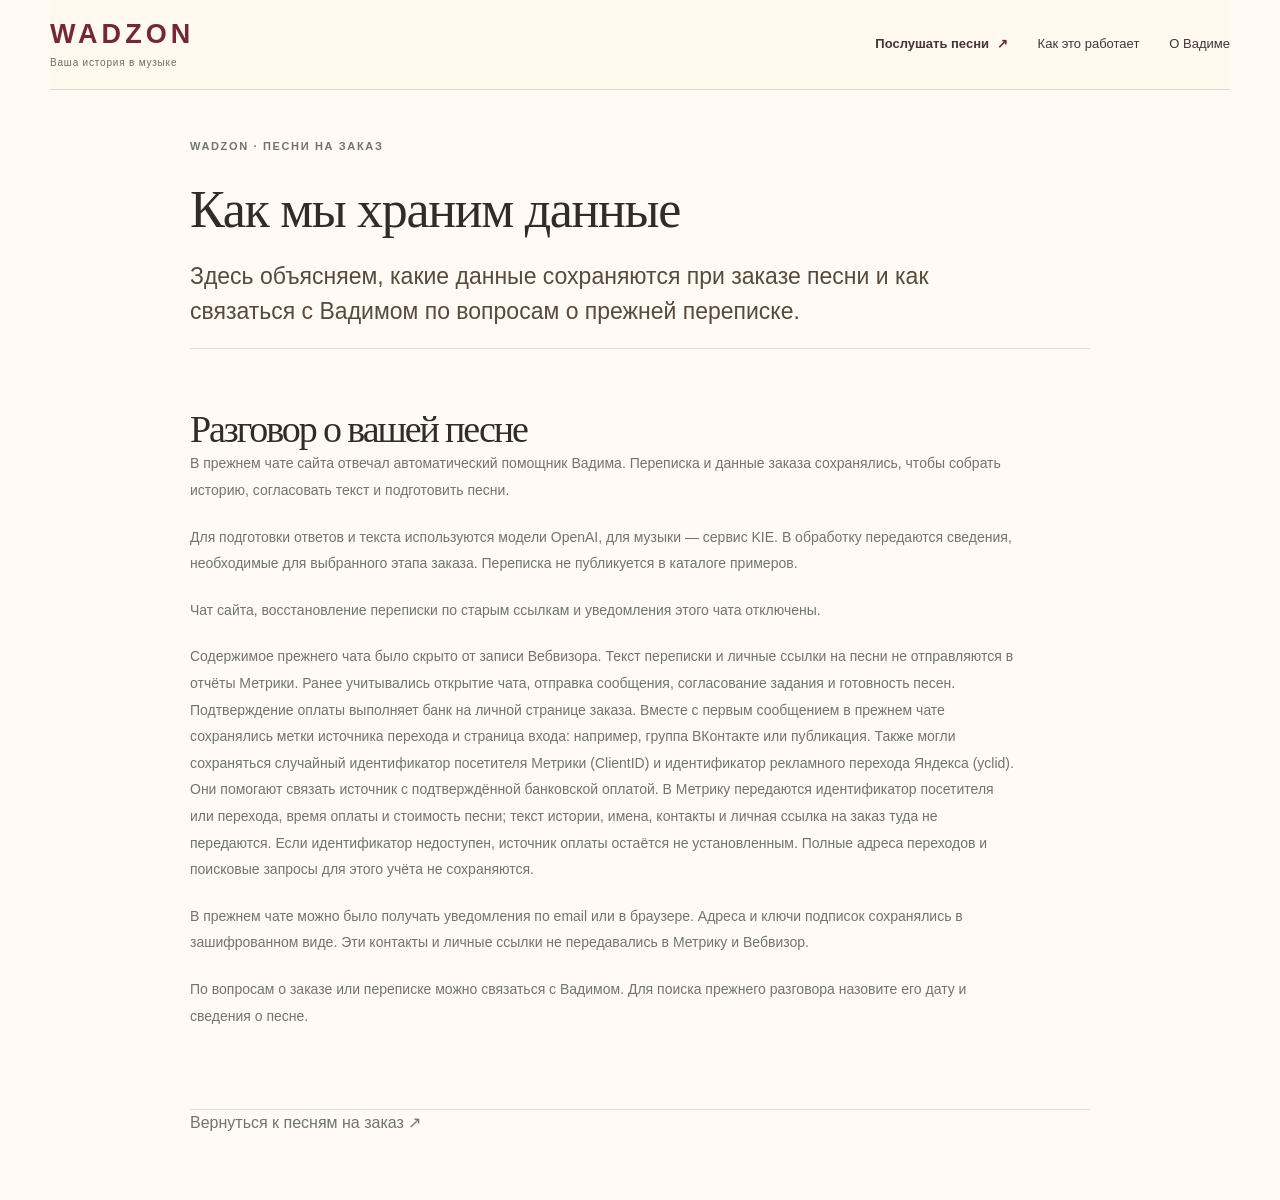
<file: privacy.html>
<!doctype html>
<html lang="ru"><head><script data-public-order-routing>/* Strip retired chat tokens before analytics and keep ordinary anchors. */
(() => {
  'use strict';
  const fragment = location.hash.startsWith('#chat=') ? '' : location.hash;
  if (location.hash !== fragment) history.replaceState(null, '', location.pathname + location.search);
  if (location.hostname === 'wadzon.ru') {
    location.replace('https://wadzon.com' + location.pathname + location.search + fragment);
  }
})();
</script><meta charset="utf-8"><meta name="viewport" content="width=device-width, initial-scale=1">
<title>Как мы храним данные — WADZON</title>
<link rel="canonical" href="https://wadzon.com/privacy.html">




<meta name="twitter:card" content="summary_large_image"><meta name="theme-color" content="#f7f5ef">
<link rel="icon" href="/favicon.svg" type="image/svg+xml"><link rel="stylesheet" href="service.css?v=20261006">
<link rel="stylesheet" href="clear-hero.css?v=20261111marketplaces1"><link rel="stylesheet" href="clear-auxiliary.css?v=20261111marketplaces1"></head><body class="clear-aux-privacy"><!-- clear-aux-header --><header class="clear-header">
  <a class="clear-brand" href="/" aria-label="WADZON — песни на заказ">WADZON<span>Ваша история в музыке</span></a>
  <nav class="clear-nav" aria-label="О песне на заказ">
    <a href="/#examples">Послушать песни <span aria-hidden="true">↗</span></a>
    <a href="/#how">Как это работает</a>
    <a href="/#about">О Вадиме</a>
  </nav>
</header><!-- /clear-aux-header --><main class="container section" id="main"><p class="eyebrow"><a href="/">WADZON · ПЕСНИ НА ЗАКАЗ</a></p><h1>Как мы храним данные</h1><p class="clear-aux-lead" data-clear-aux-privacy-intro>Здесь объясняем, какие данные сохраняются при заказе песни и как связаться с Вадимом по вопросам о прежней переписке.</p><div class="story-choice"><h2>Разговор о вашей песне</h2><p>В прежнем чате сайта отвечал автоматический помощник Вадима. Переписка и данные заказа сохранялись, чтобы собрать историю, согласовать текст и подготовить песни.</p><p>Для подготовки ответов и текста используются модели OpenAI, для музыки — сервис KIE. В обработку передаются сведения, необходимые для выбранного этапа заказа. Переписка не публикуется в каталоге примеров.</p><p>Чат сайта, восстановление переписки по старым ссылкам и уведомления этого чата отключены.</p><p>Содержимое прежнего чата было скрыто от записи Вебвизора. Текст переписки и личные ссылки на песни не отправляются в отчёты Метрики. Ранее учитывались открытие чата, отправка сообщения, согласование задания и готовность песен. Подтверждение оплаты выполняет банк на личной странице заказа. Вместе с первым сообщением в прежнем чате сохранялись метки источника перехода и страница входа: например, группа ВКонтакте или публикация. Также могли сохраняться случайный идентификатор посетителя Метрики (ClientID) и идентификатор рекламного перехода Яндекса (yclid). Они помогают связать источник с подтверждённой банковской оплатой. В Метрику передаются идентификатор посетителя или перехода, время оплаты и стоимость песни; текст истории, имена, контакты и личная ссылка на заказ туда не передаются. Если идентификатор недоступен, источник оплаты остаётся не установленным. Полные адреса переходов и поисковые запросы для этого учёта не сохраняются.</p><p id="order-notification-privacy">В прежнем чате можно было получать уведомления по email или в браузере. Адреса и ключи подписок сохранялись в зашифрованном виде. Эти контакты и личные ссылки не передавались в Метрику и Вебвизор.</p><p>По вопросам о заказе или переписке можно <a href="contacts.html">связаться с Вадимом</a>. Для поиска прежнего разговора назовите его дату и сведения о песне.</p></div><p><a href="/">Вернуться к песням на заказ ↗</a></p></main></body></html>
</file>
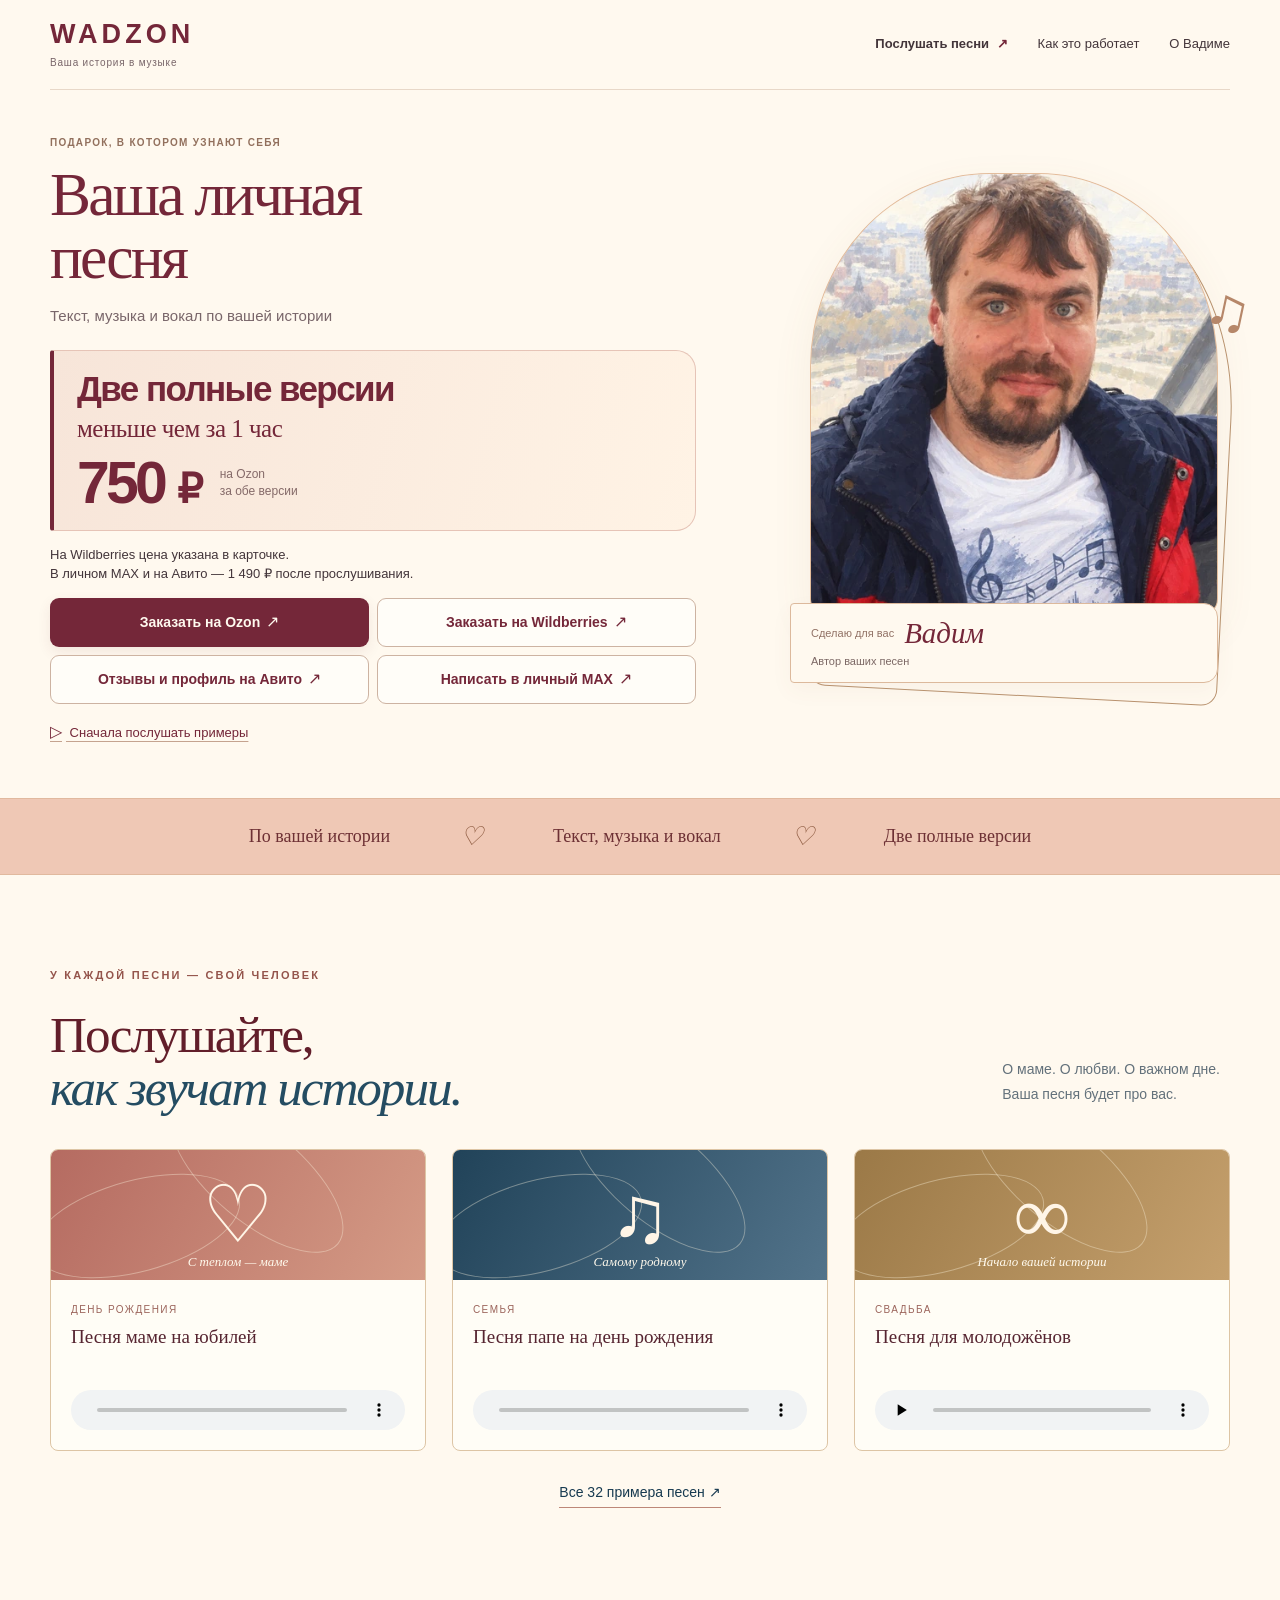
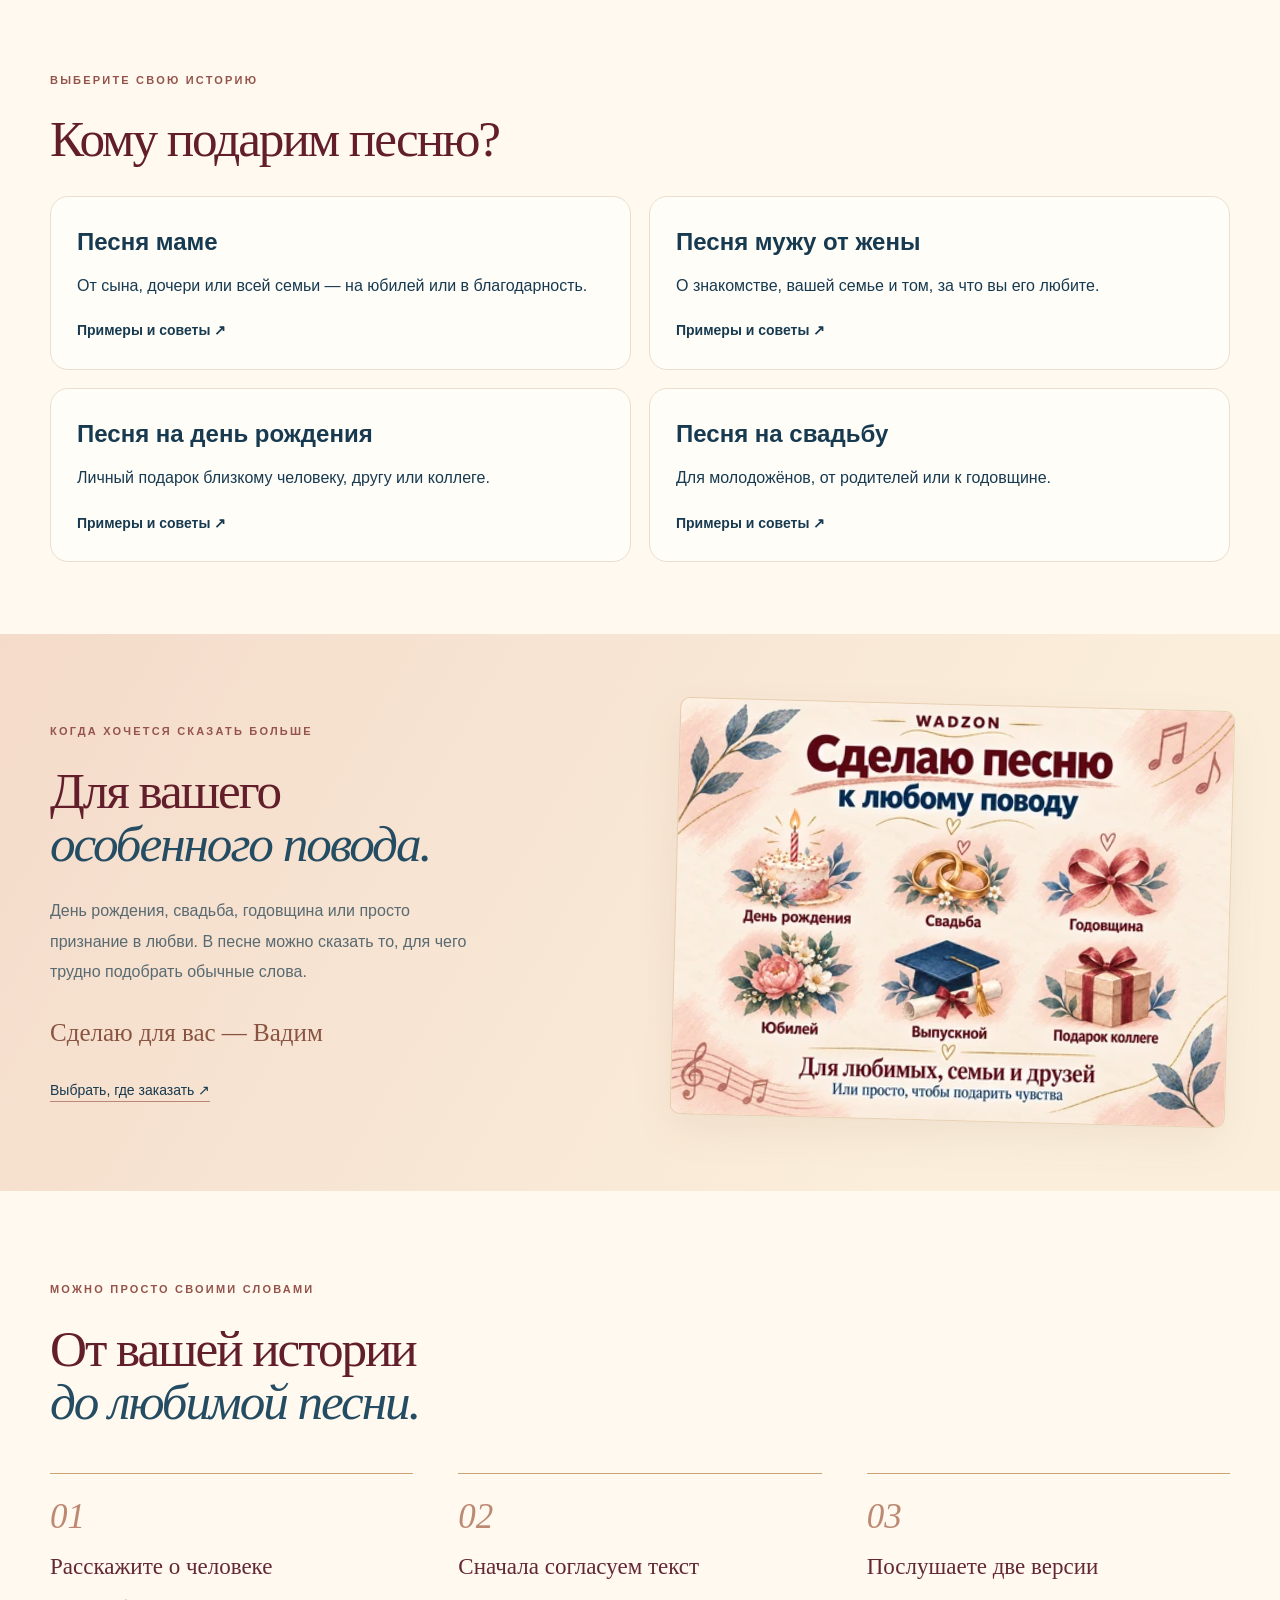
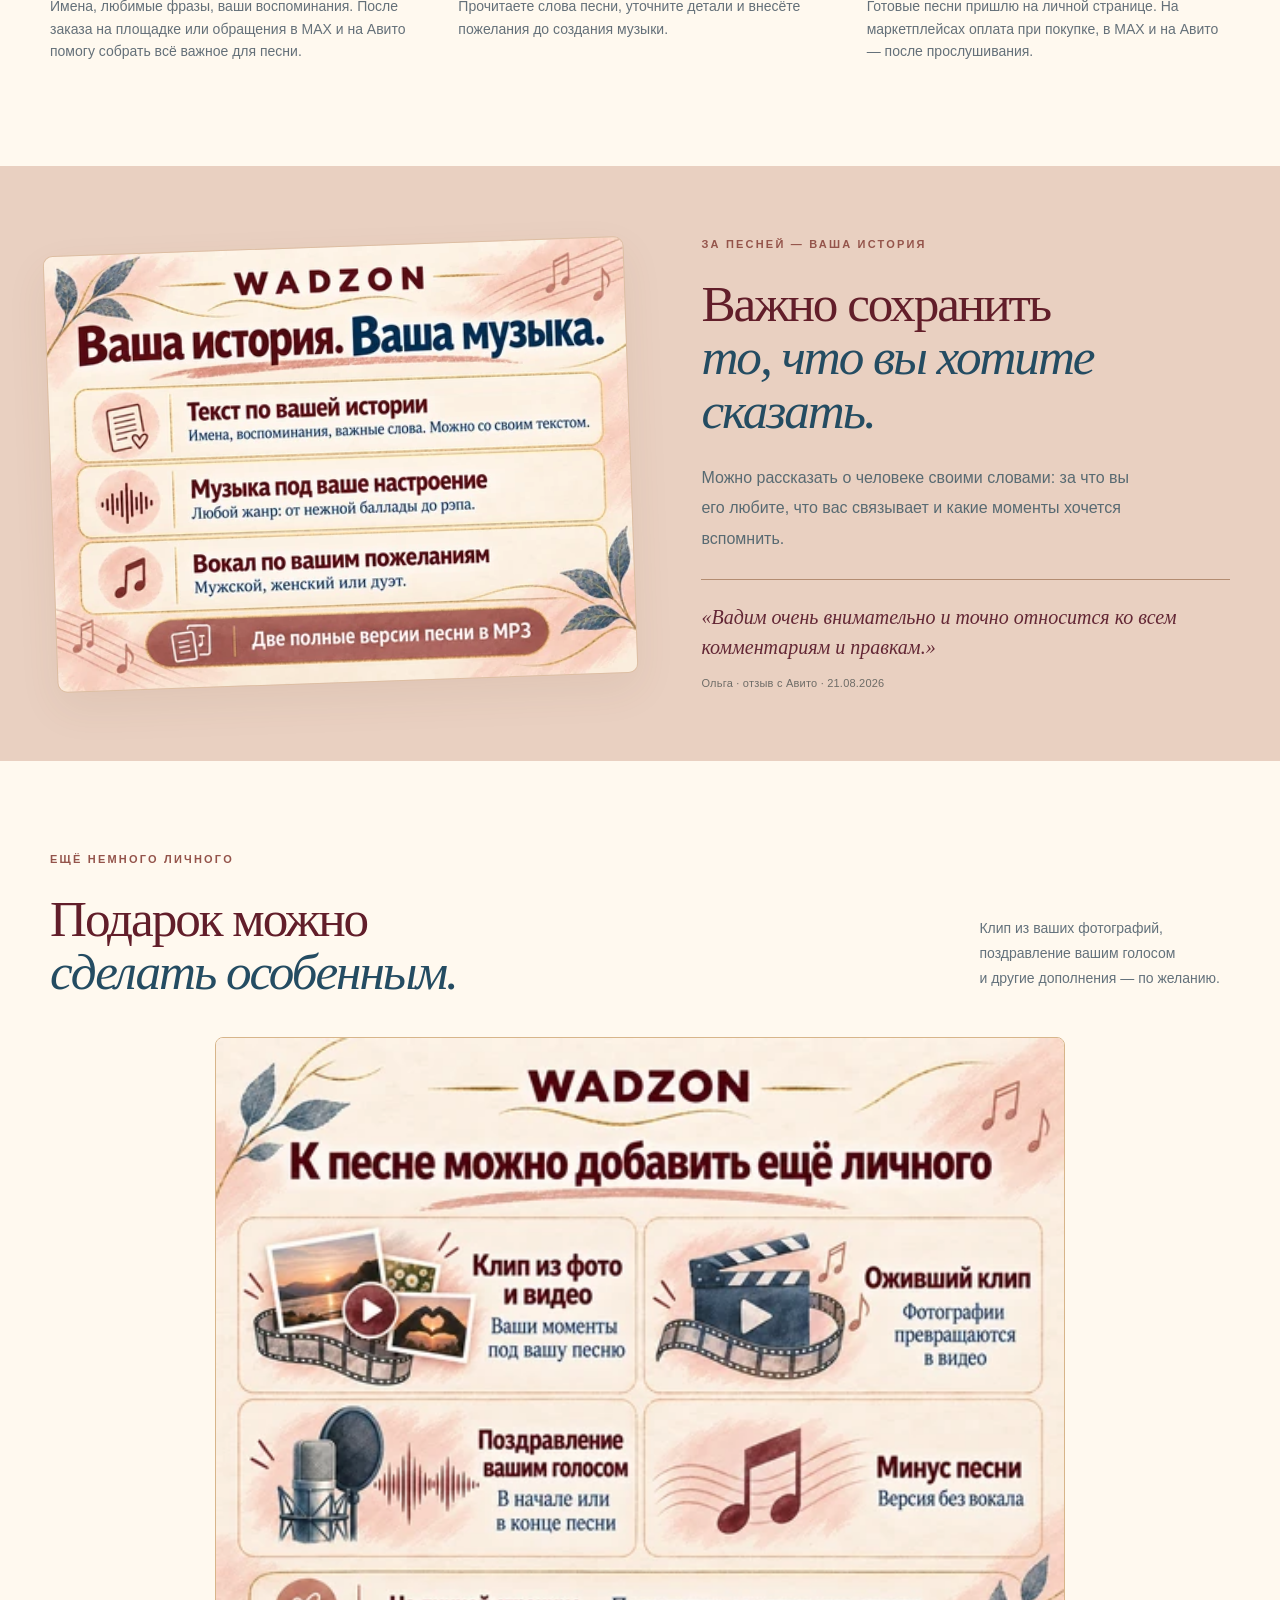
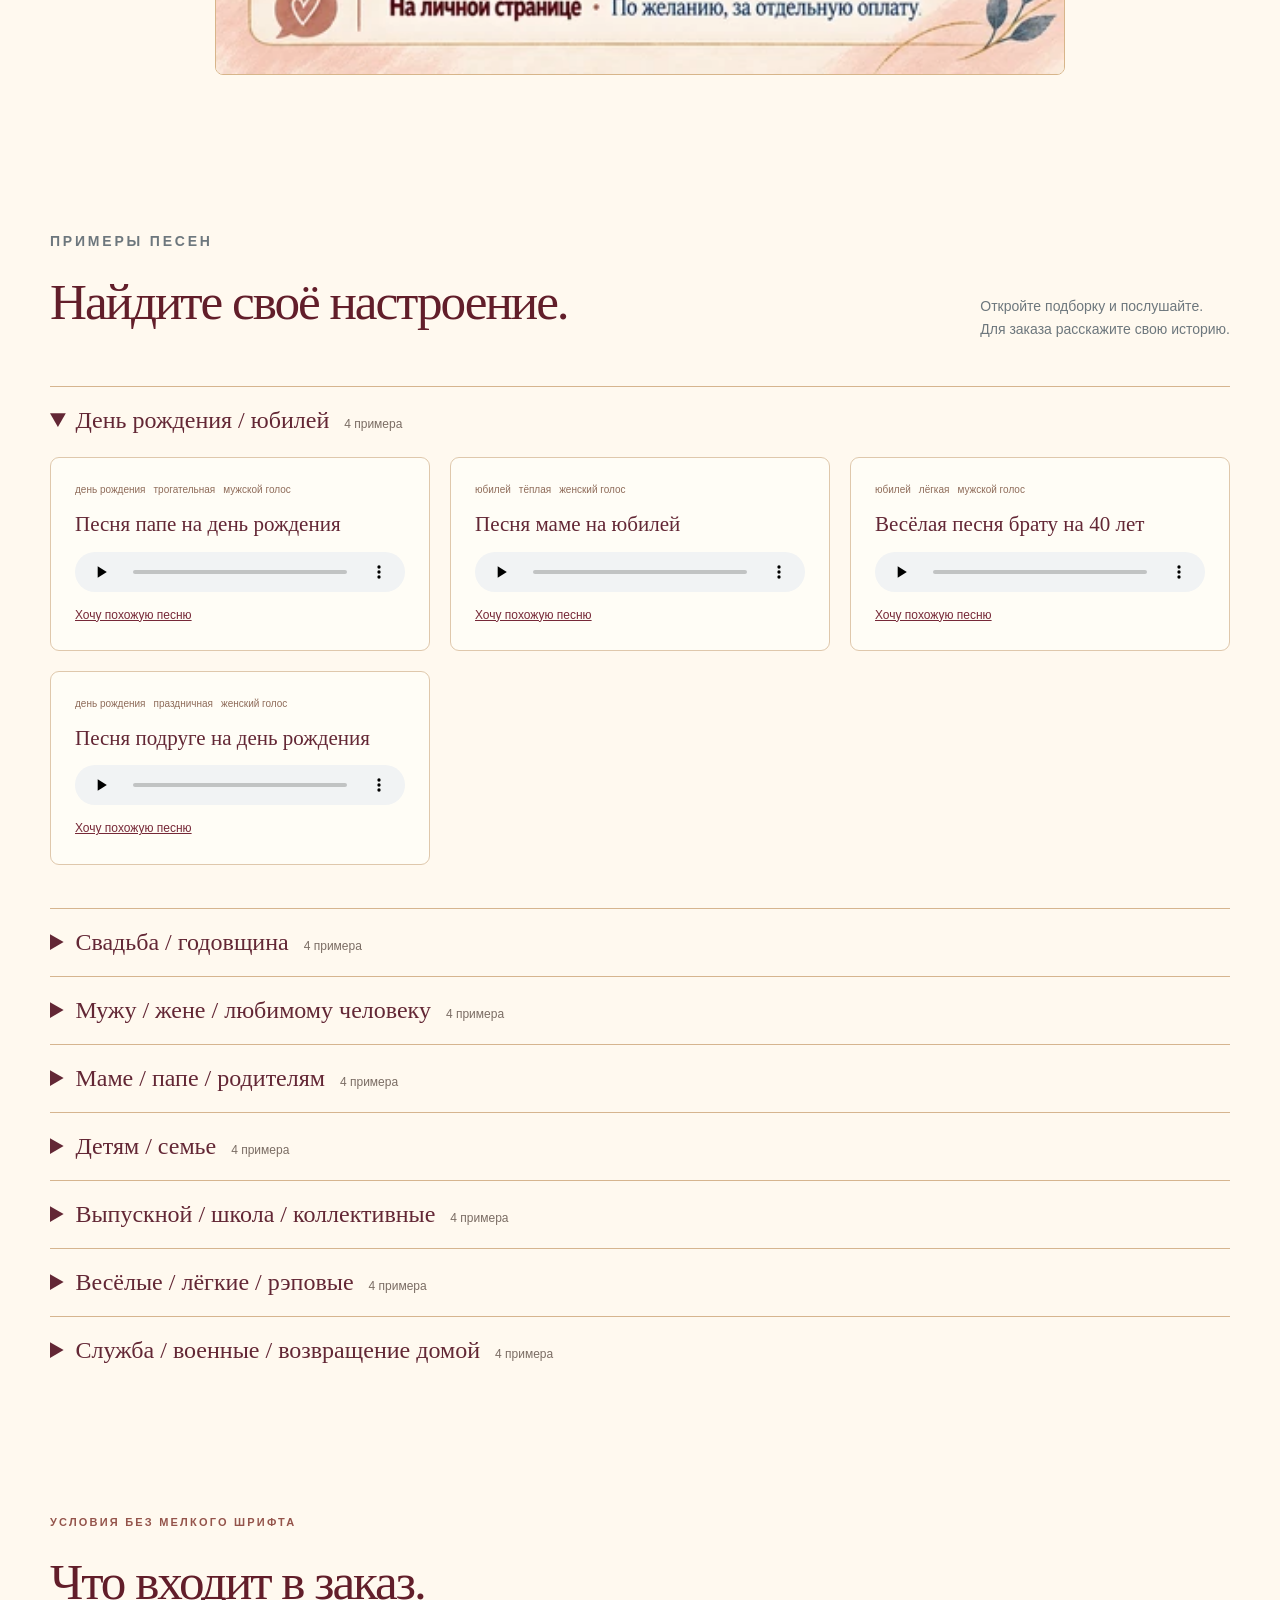
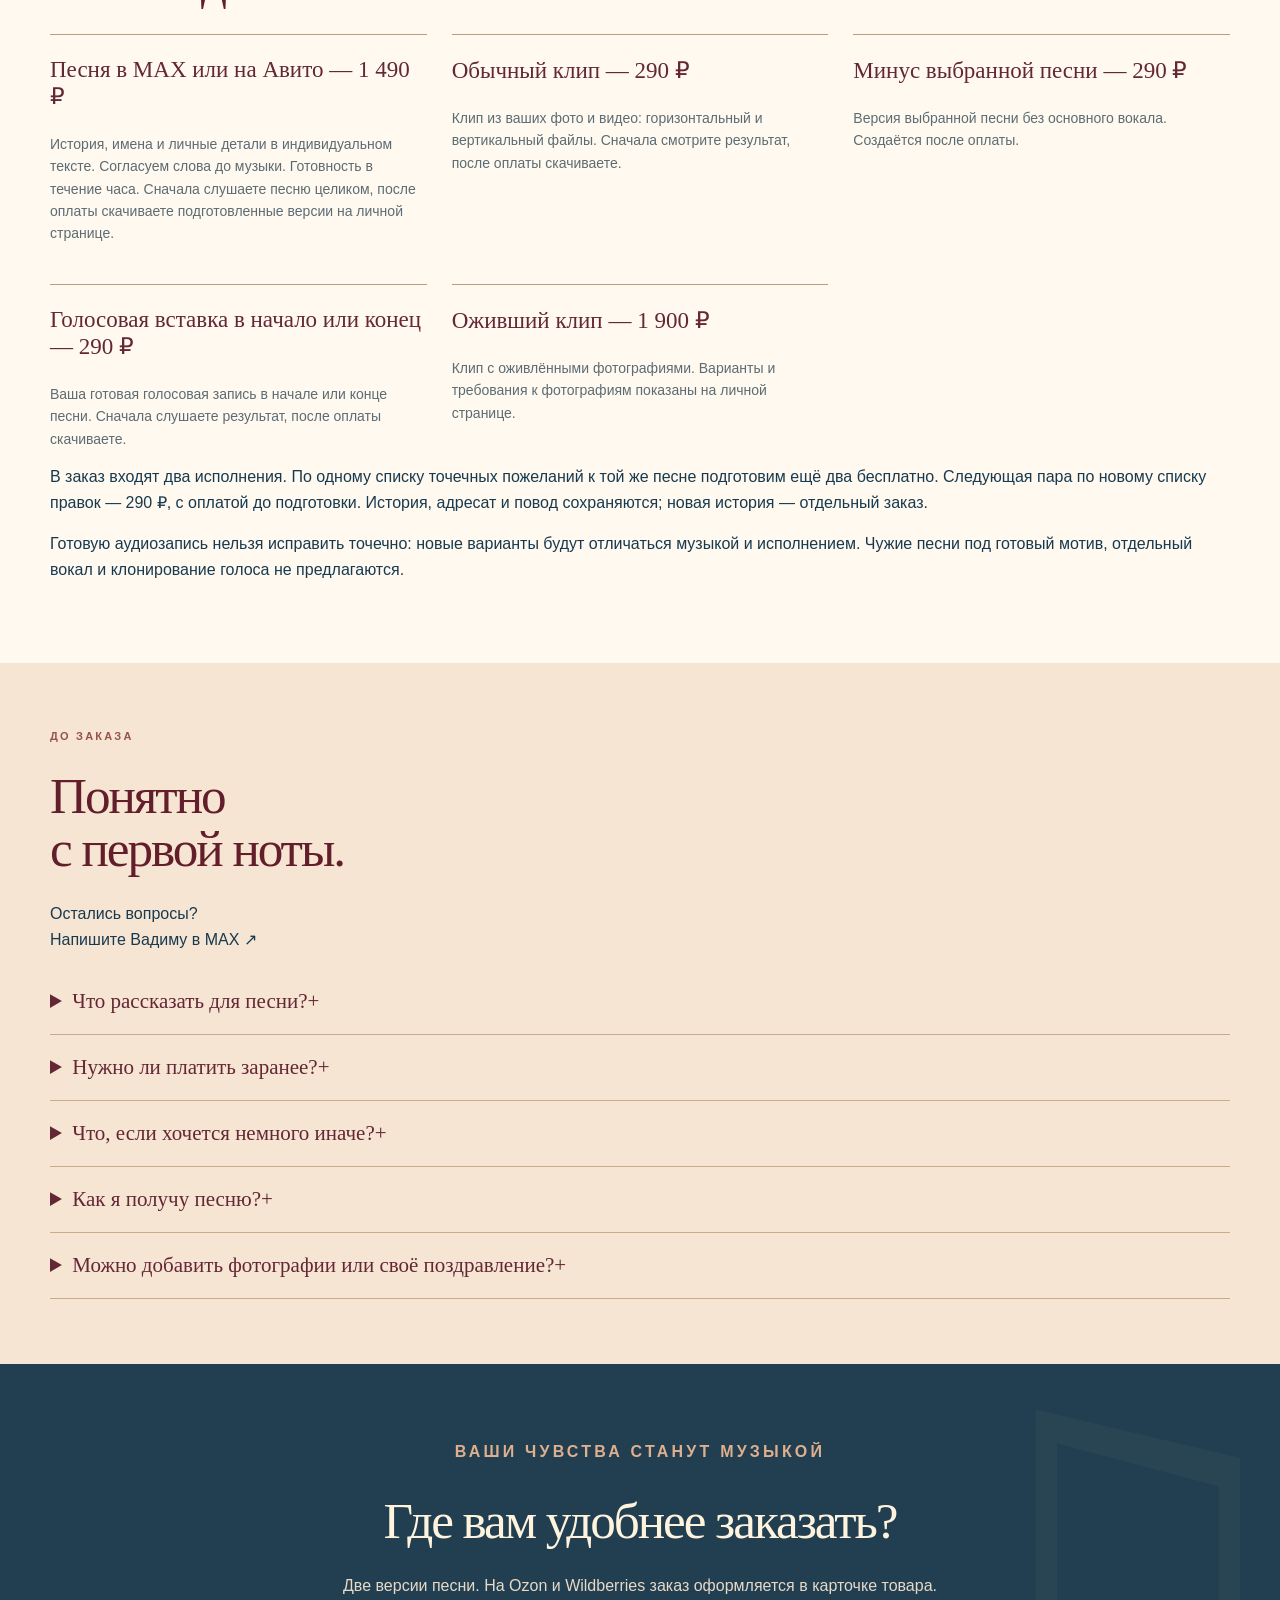
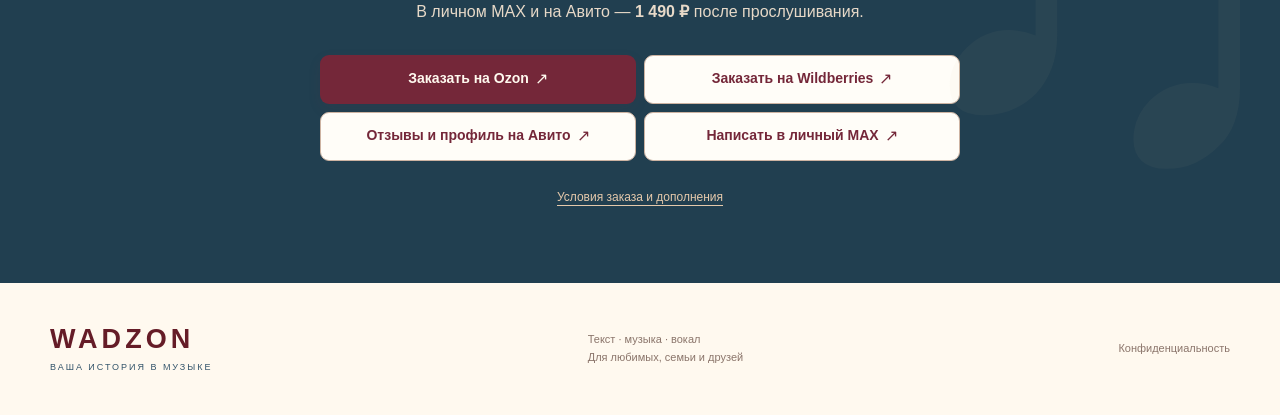
<file: songs.html>
<!doctype html>
<html lang="ru"><head><script data-public-order-routing>/* Strip retired chat tokens before analytics and keep ordinary anchors. */
(() => {
  'use strict';
  const fragment = location.hash.startsWith('#chat=') ? '' : location.hash;
  if (location.hash !== fragment) history.replaceState(null, '', location.pathname + location.search);
  if (location.hostname === 'wadzon.ru') {
    location.replace('https://wadzon.com' + location.pathname + location.search + fragment);
  }
})();
</script><meta charset="utf-8"><meta name="viewport" content="width=device-width, initial-scale=1">
<title>Песни на заказ — примеры, условия и цены | WADZON</title><meta name="description" content="Послушайте примеры песен на день рождения, свадьбу и юбилей. Текст, музыка, вокал и две полные версии за 1 час. Выберите площадку заказа.">
<link rel="canonical" href="https://wadzon.com/songs.html">
<meta property="og:title" content="Песни на заказ — примеры, условия и цены | WADZON"><meta property="og:description" content="Послушайте примеры песен на день рождения, свадьбу и юбилей. Текст, музыка, вокал и две полные версии за 1 час. Выберите площадку заказа.">
<meta property="og:url" content="https://wadzon.com/songs.html"><meta property="og:type" content="website">
<meta property="og:site_name" content="WADZON"><meta property="og:locale" content="ru_RU">
<meta property="og:image" content="https://wadzon.com/assets/wadzon-avatar.png">
<meta name="twitter:card" content="summary_large_image"><meta name="theme-color" content="#fff9ef">
<link rel="icon" href="/favicon.svg" type="image/svg+xml">
<script type="application/ld+json">{"@context":"https://schema.org","@graph":[{"@type":"Person","@id":"https://wadzon.com/contacts.html#vadim","name":"Вадим","alternateName":"WADZON","url":"https://wadzon.com/contacts.html","sameAs":["https://www.avito.ru/brands/i24442157"]},{"@type":"WebSite","@id":"https://wadzon.com/#website","url":"https://wadzon.com/","name":"WADZON — песни на заказ","inLanguage":"ru","publisher":{"@id":"https://wadzon.com/contacts.html#vadim"}},{"@type":"WebPage","@id":"https://wadzon.com/songs.html#page","url":"https://wadzon.com/songs.html","name":"Песни на заказ — примеры, условия и цены | WADZON","description":"Послушайте примеры песен на день рождения, свадьбу и юбилей. Текст, музыка, вокал и две полные версии за 1 час. Выберите площадку заказа.","inLanguage":"ru","isPartOf":{"@id":"https://wadzon.com/#website"},"about":{"@id":"https://wadzon.com/#custom-song"},"breadcrumb":{"@id":"https://wadzon.com/songs.html#breadcrumb"}},{"@type":"Service","@id":"https://wadzon.com/#custom-song","name":"Песня под ключ за один час","serviceType":"Персональная песня с текстом, музыкой и вокалом","provider":{"@id":"https://wadzon.com/contacts.html#vadim"},"url":"https://wadzon.com/","description":"Песня под ключ за один час — 1 490 ₽. Текст по вашей истории, музыка и вокал. Полное прослушивание до оплаты, скачивание на личной странице.","termsOfService":"https://wadzon.com/songs.html#terms","offers":[{"@type":"Offer","price":"750","priceCurrency":"RUB","url":"https://www.ozon.ru/product/pesnya-za-1-chas-6293407488/","description":"Две версии песни на Ozon. Оплата при покупке."},{"@type":"Offer","price":"1490","priceCurrency":"RUB","url":"https://wadzon.com/#order","description":"Две версии песни в личном MAX и на Авито — 1 490 ₽. Полное прослушивание до оплаты."}]},{"@type":"BreadcrumbList","@id":"https://wadzon.com/songs.html#breadcrumb","itemListElement":[{"@type":"ListItem","position":1,"name":"Песни на заказ","item":"https://wadzon.com/"},{"@type":"ListItem","position":2,"name":"Примеры и условия","item":"https://wadzon.com/songs.html"}]},{"@type":"AudioObject","@id":"https://wadzon.com/songs.html#example-birthday-dad","name":"Песня папе на день рождения","description":"Демонстрационный пример песни: день рождения, трогательная, мужской голос.","contentUrl":"https://wadzon.com/assets/examples/birthday-dad.mp3","encodingFormat":"audio/mpeg","inLanguage":"ru"},{"@type":"AudioObject","@id":"https://wadzon.com/songs.html#example-birthday-mom-jubilee","name":"Песня маме на юбилей","description":"Демонстрационный пример песни: юбилей, тёплая, женский голос.","contentUrl":"https://wadzon.com/assets/examples/birthday-mom-jubilee.mp3","encodingFormat":"audio/mpeg","inLanguage":"ru"},{"@type":"AudioObject","@id":"https://wadzon.com/songs.html#example-birthday-brother-fun","name":"Весёлая песня брату на 40 лет","description":"Демонстрационный пример песни: юбилей, лёгкая, мужской голос.","contentUrl":"https://wadzon.com/assets/examples/birthday-brother-fun.mp3","encodingFormat":"audio/mpeg","inLanguage":"ru"},{"@type":"AudioObject","@id":"https://wadzon.com/songs.html#example-birthday-friend","name":"Песня подруге на день рождения","description":"Демонстрационный пример песни: день рождения, праздничная, женский голос.","contentUrl":"https://wadzon.com/assets/examples/birthday-friend.mp3","encodingFormat":"audio/mpeg","inLanguage":"ru"},{"@type":"AudioObject","@id":"https://wadzon.com/songs.html#example-wedding-newlyweds","name":"Песня молодожёнам","description":"Демонстрационный пример песни: свадьба, торжественная, дуэт.","contentUrl":"https://wadzon.com/assets/examples/wedding-newlyweds.mp3","encodingFormat":"audio/mpeg","inLanguage":"ru"},{"@type":"AudioObject","@id":"https://wadzon.com/songs.html#example-wedding-anniversary","name":"Песня на годовщину свадьбы","description":"Демонстрационный пример песни: годовщина, лирическая, женский голос.","contentUrl":"https://wadzon.com/assets/examples/wedding-anniversary.mp3","encodingFormat":"audio/mpeg","inLanguage":"ru"},{"@type":"AudioObject","@id":"https://wadzon.com/songs.html#example-wedding-couple","name":"Песня для пары на свадьбу","description":"Демонстрационный пример песни: свадьба, тёплая, дуэт.","contentUrl":"https://wadzon.com/assets/examples/wedding-couple.mp3","encodingFormat":"audio/mpeg","inLanguage":"ru"},{"@type":"AudioObject","@id":"https://wadzon.com/songs.html#example-wedding-family","name":"Песня про семью и любовь","description":"Демонстрационный пример песни: свадьба, трогательная, поп.","contentUrl":"https://wadzon.com/assets/examples/wedding-family.mp3","encodingFormat":"audio/mpeg","inLanguage":"ru"},{"@type":"AudioObject","@id":"https://wadzon.com/songs.html#example-love-husband-wife","name":"Песня мужу от жены","description":"Демонстрационный пример песни: любимому, романтическая, женский голос.","contentUrl":"https://wadzon.com/assets/examples/love-husband-wife.mp3","encodingFormat":"audio/mpeg","inLanguage":"ru"},{"@type":"AudioObject","@id":"https://wadzon.com/songs.html#example-love-beloved-man","name":"Песня любимому мужчине","description":"Демонстрационный пример песни: любимому, тёплая, женский голос.","contentUrl":"https://wadzon.com/assets/examples/love-beloved-man.mp3","encodingFormat":"audio/mpeg","inLanguage":"ru"},{"@type":"AudioObject","@id":"https://wadzon.com/songs.html#example-love-from-friendship","name":"Песня про дружбу, которая стала любовью","description":"Демонстрационный пример песни: история любви, лирическая, поп.","contentUrl":"https://wadzon.com/assets/examples/love-from-friendship.mp3","encodingFormat":"audio/mpeg","inLanguage":"ru"},{"@type":"AudioObject","@id":"https://wadzon.com/songs.html#example-love-through-everything","name":"Песня мужу на годовщину","description":"Демонстрационный пример песни: годовщина, трогательная, женский голос.","contentUrl":"https://wadzon.com/assets/examples/love-through-everything.mp3","encodingFormat":"audio/mpeg","inLanguage":"ru"},{"@type":"AudioObject","@id":"https://wadzon.com/songs.html#example-parents-mom-thanks","name":"Песня маме с благодарностью","description":"Демонстрационный пример песни: маме, тёплая, мужской голос.","contentUrl":"https://wadzon.com/assets/examples/parents-mom-thanks.mp3","encodingFormat":"audio/mpeg","inLanguage":"ru"},{"@type":"AudioObject","@id":"https://wadzon.com/songs.html#example-parents-dad-son","name":"Песня папе от сына","description":"Демонстрационный пример песни: папе, шансонная подача, мужской голос.","contentUrl":"https://wadzon.com/assets/examples/parents-dad-son.mp3","encodingFormat":"audio/mpeg","inLanguage":"ru"},{"@type":"AudioObject","@id":"https://wadzon.com/songs.html#example-parents-family-home","name":"Песня маме от детей","description":"Демонстрационный пример песни: маме, трогательная, женский голос.","contentUrl":"https://wadzon.com/assets/examples/parents-family-home.mp3","encodingFormat":"audio/mpeg","inLanguage":"ru"},{"@type":"AudioObject","@id":"https://wadzon.com/songs.html#example-parents-grandma","name":"Песня бабушке","description":"Демонстрационный пример песни: бабушке, светлая, женский голос.","contentUrl":"https://wadzon.com/assets/examples/parents-grandma.mp3","encodingFormat":"audio/mpeg","inLanguage":"ru"},{"@type":"AudioObject","@id":"https://wadzon.com/songs.html#example-family-daughter","name":"Песня дочке","description":"Демонстрационный пример песни: дочке, трогательная, женский голос.","contentUrl":"https://wadzon.com/assets/examples/family-daughter.mp3","encodingFormat":"audio/mpeg","inLanguage":"ru"},{"@type":"AudioObject","@id":"https://wadzon.com/songs.html#example-family-son","name":"Песня сыну","description":"Демонстрационный пример песни: сыну, вдохновляющая, женский голос.","contentUrl":"https://wadzon.com/assets/examples/family-son.mp3","encodingFormat":"audio/mpeg","inLanguage":"ru"},{"@type":"AudioObject","@id":"https://wadzon.com/songs.html#example-family-loved-ones","name":"Семейная песня для родных","description":"Демонстрационный пример песни: семья, тёплая, поп.","contentUrl":"https://wadzon.com/assets/examples/family-loved-ones.mp3","encodingFormat":"audio/mpeg","inLanguage":"ru"},{"@type":"AudioObject","@id":"https://wadzon.com/songs.html#example-family-support","name":"Песня поддержки для близкого человека","description":"Демонстрационный пример песни: семья, поддержка, женский голос.","contentUrl":"https://wadzon.com/assets/examples/family-support.mp3","encodingFormat":"audio/mpeg","inLanguage":"ru"},{"@type":"AudioObject","@id":"https://wadzon.com/songs.html#example-school-graduation","name":"Выпускная песня для класса","description":"Демонстрационный пример песни: выпускной, светлая, поп.","contentUrl":"https://wadzon.com/assets/examples/school-graduation.mp3","encodingFormat":"audio/mpeg","inLanguage":"ru"},{"@type":"AudioObject","@id":"https://wadzon.com/songs.html#example-school-last-bell","name":"Песня на последний звонок","description":"Демонстрационный пример песни: школа, трогательная, женский голос.","contentUrl":"https://wadzon.com/assets/examples/school-last-bell.mp3","encodingFormat":"audio/mpeg","inLanguage":"ru"},{"@type":"AudioObject","@id":"https://wadzon.com/songs.html#example-school-eleventh-class","name":"Песня для 11 класса","description":"Демонстрационный пример песни: выпускной, вдохновляющая, поп.","contentUrl":"https://wadzon.com/assets/examples/school-eleventh-class.mp3","encodingFormat":"audio/mpeg","inLanguage":"ru"},{"@type":"AudioObject","@id":"https://wadzon.com/songs.html#example-school-teacher","name":"Песня воспитателю","description":"Демонстрационный пример песни: коллективная, благодарность, женский голос.","contentUrl":"https://wadzon.com/assets/examples/school-teacher.mp3","encodingFormat":"audio/mpeg","inLanguage":"ru"},{"@type":"AudioObject","@id":"https://wadzon.com/songs.html#example-fun-rap-brother","name":"Рэп-поздравление брату","description":"Демонстрационный пример песни: день рождения, рэп, мужской голос.","contentUrl":"https://wadzon.com/assets/examples/fun-rap-brother.mp3","encodingFormat":"audio/mpeg","inLanguage":"ru"},{"@type":"AudioObject","@id":"https://wadzon.com/songs.html#example-fun-birthday-party","name":"Весёлая песня для праздника","description":"Демонстрационный пример песни: день рождения, лёгкая, женский голос.","contentUrl":"https://wadzon.com/assets/examples/fun-birthday-party.mp3","encodingFormat":"audio/mpeg","inLanguage":"ru"},{"@type":"AudioObject","@id":"https://wadzon.com/songs.html#example-fun-secret","name":"Шуточная песня по ситуации","description":"Демонстрационный пример песни: весёлая, игровая, мужской голос.","contentUrl":"https://wadzon.com/assets/examples/fun-secret.mp3","encodingFormat":"audio/mpeg","inLanguage":"ru"},{"@type":"AudioObject","@id":"https://wadzon.com/songs.html#example-fun-dance","name":"Зажигательная песня для компании","description":"Демонстрационный пример песни: праздник, танцевальная, женский голос.","contentUrl":"https://wadzon.com/assets/examples/fun-dance.mp3","encodingFormat":"audio/mpeg","inLanguage":"ru"},{"@type":"AudioObject","@id":"https://wadzon.com/songs.html#example-service-family","name":"Песня военному от семьи","description":"Демонстрационный пример песни: служба, трогательная, женский голос.","contentUrl":"https://wadzon.com/assets/examples/service-family.mp3","encodingFormat":"audio/mpeg","inLanguage":"ru"},{"@type":"AudioObject","@id":"https://wadzon.com/songs.html#example-service-homecoming","name":"Песня о возвращении домой","description":"Демонстрационный пример песни: возвращение, тёплая, женский голос.","contentUrl":"https://wadzon.com/assets/examples/service-homecoming.mp3","encodingFormat":"audio/mpeg","inLanguage":"ru"},{"@type":"AudioObject","@id":"https://wadzon.com/songs.html#example-service-waiting","name":"Песня любимому, которого ждут","description":"Демонстрационный пример песни: ожидание, лирическая, женский голос.","contentUrl":"https://wadzon.com/assets/examples/service-waiting.mp3","encodingFormat":"audio/mpeg","inLanguage":"ru"},{"@type":"AudioObject","@id":"https://wadzon.com/songs.html#example-service-defender","name":"Песня защитнику","description":"Демонстрационный пример песни: служба, гордость, женский голос.","contentUrl":"https://wadzon.com/assets/examples/service-defender.mp3","encodingFormat":"audio/mpeg","inLanguage":"ru"}]}</script><link rel="stylesheet" href="warm.css?v=20261111marketplaces1"><link rel="stylesheet" href="clear-hero.css?v=20261111marketplaces1"></head><body class="warm-site"><a class="skip-link" href="#main">Перейти к содержанию</a>

<header class="clear-header">
  <a class="clear-brand" href="/" aria-label="WADZON — песни на заказ">WADZON<span>Ваша история в музыке</span></a>
  <nav class="clear-nav" aria-label="О песне на заказ">
    <a href="#examples">Послушать песни <span aria-hidden="true">↗</span></a>
    <a href="#how">Как это работает</a>
    <a href="#about">О Вадиме</a>
  </nav>
</header>
<main id="main"><section class="clear-hero" id="clear-hero" aria-labelledby="clear-title">
  <div class="clear-copy">
    <p class="clear-eyebrow">Подарок, в котором узнают себя</p>
    <h1 class="clear-title" id="clear-title">Ваша личная песня</h1>
    <p class="clear-description">Текст, музыка и вокал по вашей истории</p>
    <div class="clear-offer">
      <p class="clear-versions">Две полные версии</p>
      <p class="clear-timing">меньше чем за 1 час</p>
      <p class="clear-price"><strong>750 <span>₽</span></strong><span class="clear-price-note">на Ozon<br>за обе версии</span></p>
    </div>
    <p class="clear-payment">На Wildberries цена указана в карточке.<br>В личном MAX и на Авито — 1 490 ₽ после прослушивания.</p>
    <div class="clear-actions" aria-label="Где заказать песню"><a class="clear-button clear-button--primary" href="https://www.ozon.ru/product/pesnya-za-1-chas-6293407488/" target="_blank" rel="noopener noreferrer" data-metrika-goal="ozon_click">Заказать на Ozon<span class="clear-button-arrow" aria-hidden="true">↗</span></a><a class="clear-button clear-button--secondary" href="https://www.wildberries.ru/catalog/1804639730/detail.aspx" target="_blank" rel="noopener noreferrer" data-metrika-goal="wb_click">Заказать на Wildberries<span class="clear-button-arrow" aria-hidden="true">↗</span></a><a class="clear-button clear-button--secondary" href="https://www.avito.ru/brands/i24442157" target="_blank" rel="noopener noreferrer" data-metrika-goal="avito_click">Отзывы и профиль на Авито<span class="clear-button-arrow" aria-hidden="true">↗</span></a><a class="clear-button clear-button--secondary" href="https://max.ru/u/f9LHodD0cOLyIVBk8ZNUTHv73fjZUxaY3-7dAHGgZJhk7E81tgsPBylfXCw" target="_blank" rel="noopener noreferrer" data-metrika-goal="max_click">Написать в личный MAX<span class="clear-button-arrow" aria-hidden="true">↗</span></a></div>
    <a class="clear-listen" href="#examples"><span aria-hidden="true">▷</span> Сначала послушать примеры</a>
  </div>
  <figure class="clear-person">
    <div class="clear-photo-frame"><img class="clear-photo" src="assets/warm/vadim-800.webp" srcset="assets/warm/vadim-480.webp 480w, assets/warm/vadim-800.webp 800w, assets/warm/vadim-1086.webp 1086w" sizes="(max-width: 640px) 80px, (max-width: 1000px) 38vw, 420px" width="1086" height="1448" alt="Вадим, автор проекта WADZON" fetchpriority="high" decoding="async"></div>
    <figcaption class="clear-caption"><span class="clear-caption-intro">Сделаю для вас</span><strong>Вадим</strong><span class="clear-caption-note">Автор ваших песен</span></figcaption>
    <span class="clear-photo-note" aria-hidden="true">♫</span>
  </figure>
</section>
<div class="ribbon"><span>По вашей истории</span><i>♡</i><span>Текст, музыка и вокал</span><i>♡</i><span>Две полные версии</span></div>
<section class="examples wrap" id="examples"><div class="section-head"><div><p class="eyebrow">У каждой песни — свой человек</p><h2>Послушайте,<br><em>как звучат истории.</em></h2></div><p>О маме. О любви. О важном дне.<br>Ваша песня будет про вас.</p></div><div class="tracks"><article><div class="track-art rose"><span aria-hidden="true">♡</span><small>С теплом — маме</small></div><div class="track-info"><p>День рождения</p><h3>Песня маме на юбилей</h3><audio controls preload="none" src="assets/examples/birthday-mom-jubilee.mp3" aria-label="Песня маме на юбилей"></audio></div></article><article><div class="track-art navy"><span aria-hidden="true">♫</span><small>Самому родному</small></div><div class="track-info"><p>Семья</p><h3>Песня папе на день рождения</h3><audio controls preload="none" src="assets/examples/birthday-dad.mp3" aria-label="Песня папе на день рождения"></audio></div></article><article><div class="track-art gold"><span aria-hidden="true">∞</span><small>Начало вашей истории</small></div><div class="track-info"><p>Свадьба</p><h3>Песня для молодожёнов</h3><audio controls preload="none" src="assets/examples/wedding-newlyweds.mp3" aria-label="Песня для молодожёнов"></audio></div></article></div><a class="text-link all" href="#catalogue" target="_blank" rel="noopener">Все 32 примера песен ↗</a></section>
<section class="wrap topic-section" id="occasions"><p class="eyebrow">Выберите свою историю</p><h2>Кому подарим песню?</h2><div class="topic-grid"><a class="topic-card" href="pesnya-mame.html"><h3>Песня маме</h3><p>От сына, дочери или всей семьи — на юбилей или в благодарность.</p><span>Примеры и советы ↗</span></a><a class="topic-card" href="pesnya-muzhu.html"><h3>Песня мужу от жены</h3><p>О знакомстве, вашей семье и том, за что вы его любите.</p><span>Примеры и советы ↗</span></a><a class="topic-card" href="pesnya-na-den-rozhdeniya.html"><h3>Песня на день рождения</h3><p>Личный подарок близкому человеку, другу или коллеге.</p><span>Примеры и советы ↗</span></a><a class="topic-card" href="pesnya-na-svadbu.html"><h3>Песня на свадьбу</h3><p>Для молодожёнов, от родителей или к годовщине.</p><span>Примеры и советы ↗</span></a></div></section><section class="occasion"><div class="wrap split"><div><p class="eyebrow">Когда хочется сказать больше</p><h2>Для вашего<br><em>особенного повода.</em></h2><p class="body-copy">День рождения, свадьба, годовщина или просто признание в любви. В песне можно сказать то, для чего трудно подобрать обычные слова.</p><p class="signature">Сделаю для вас — Вадим</p><a class="text-link" href="#order">Выбрать, где заказать ↗</a></div><img loading="lazy" class="art-sheet" src="assets/warm/occasions-800.webp" srcset="assets/warm/occasions-480.webp 480w, assets/warm/occasions-800.webp 800w, assets/warm/occasions-1200.webp 1200w, assets/warm/occasions-1448.webp 1448w" sizes="(max-width: 640px) calc(100vw - 36px), (max-width: 900px) 44vw, 600px" width="1448" height="1086" decoding="async" alt="Песня в подарок: день рождения, свадьба, годовщина, юбилей, выпускной, подарок коллеге"></div></section>
<section class="wrap process" id="how"><p class="eyebrow">Можно просто своими словами</p><h2>От вашей истории<br><em>до любимой песни.</em></h2><div class="steps"><article><span>01</span><h3>Расскажите о человеке</h3><p>Имена, любимые фразы, ваши воспоминания. После заказа на площадке или обращения в MAX и на Авито помогу собрать всё важное для песни.</p></article><article><span>02</span><h3>Сначала согласуем текст</h3><p>Прочитаете слова песни, уточните детали и внесёте пожелания до создания музыки.</p></article><article><span>03</span><h3>Послушаете две версии</h3><p>Готовые песни пришлю на личной странице. На маркетплейсах оплата при покупке, в MAX и на Авито — после прослушивания.</p></article></div></section>
<section class="about" id="about"><div class="wrap split"><img loading="lazy" class="art-sheet" src="assets/warm/story-800.webp" srcset="assets/warm/story-480.webp 480w, assets/warm/story-800.webp 800w, assets/warm/story-1200.webp 1200w, assets/warm/story-1448.webp 1448w" sizes="(max-width: 640px) calc(100vw - 36px), (max-width: 900px) 44vw, 600px" width="1448" height="1086" decoding="async" alt="Текст, музыка и вокал по вашей истории"><div><p class="eyebrow">За песней — ваша история</p><h2>Важно сохранить<br><em>то, что вы хотите сказать.</em></h2><p class="body-copy">Можно рассказать о человеке своими словами: за что вы его любите, что вас связывает и какие моменты хочется вспомнить.</p><blockquote>«Вадим очень внимательно и точно относится ко всем комментариям и правкам.»<cite>Ольга · отзыв с Авито · 21.08.2026</cite></blockquote></div></div></section>
<section class="wrap extras"><div class="section-head"><div><p class="eyebrow">Ещё немного личного</p><h2>Подарок можно<br><em>сделать особенным.</em></h2></div><p>Клип из ваших фотографий,<br>поздравление вашим голосом<br>и другие дополнения — по желанию.</p></div><img loading="lazy" src="assets/warm/addons-800.webp" srcset="assets/warm/addons-480.webp 480w, assets/warm/addons-800.webp 800w, assets/warm/addons-1200.webp 1200w, assets/warm/addons-1448.webp 1448w" sizes="(max-width: 640px) calc(100vw - 36px), (max-width: 900px) 44vw, 600px" width="1448" height="1086" decoding="async" alt="Дополнения к песне: клип, оживший клип, поздравление голосом и минус"></section>
<section class="section catalog-section" id="catalogue"><div class="container"><div class="section-heading"><div><p class="eyebrow">ПРИМЕРЫ ПЕСЕН</p><h2>Найдите своё настроение.</h2></div><p>Откройте подборку и послушайте.<br>Для заказа расскажите свою историю.</p></div><div id="examples-catalog" data-examples-root="assets/examples/" data-rendered="static"><details class="example-category" open><summary class="example-category__summary"><span class="example-category__title">День рождения / юбилей</span><span class="example-category__count">4 примера</span></summary><div class="example-grid"><article class="example-card" id="example-birthday-dad"><div class="example-tags"><span>день рождения</span><span>трогательная</span><span>мужской голос</span></div><h3>Песня папе на день рождения</h3><audio controls preload="none" src="assets/examples/birthday-dad.mp3" aria-label="Песня папе на день рождения">Ваш браузер не поддерживает аудиоплеер. <a href="assets/examples/birthday-dad.mp3">Послушать MP3</a></audio><a class="example-order-button" href="#order" data-metrika-goal="example_order_click">Хочу похожую песню</a></article><article class="example-card" id="example-birthday-mom-jubilee"><div class="example-tags"><span>юбилей</span><span>тёплая</span><span>женский голос</span></div><h3>Песня маме на юбилей</h3><audio controls preload="none" src="assets/examples/birthday-mom-jubilee.mp3" aria-label="Песня маме на юбилей">Ваш браузер не поддерживает аудиоплеер. <a href="assets/examples/birthday-mom-jubilee.mp3">Послушать MP3</a></audio><a class="example-order-button" href="#order" data-metrika-goal="example_order_click">Хочу похожую песню</a></article><article class="example-card" id="example-birthday-brother-fun"><div class="example-tags"><span>юбилей</span><span>лёгкая</span><span>мужской голос</span></div><h3>Весёлая песня брату на 40 лет</h3><audio controls preload="none" src="assets/examples/birthday-brother-fun.mp3" aria-label="Весёлая песня брату на 40 лет">Ваш браузер не поддерживает аудиоплеер. <a href="assets/examples/birthday-brother-fun.mp3">Послушать MP3</a></audio><a class="example-order-button" href="#order" data-metrika-goal="example_order_click">Хочу похожую песню</a></article><article class="example-card" id="example-birthday-friend"><div class="example-tags"><span>день рождения</span><span>праздничная</span><span>женский голос</span></div><h3>Песня подруге на день рождения</h3><audio controls preload="none" src="assets/examples/birthday-friend.mp3" aria-label="Песня подруге на день рождения">Ваш браузер не поддерживает аудиоплеер. <a href="assets/examples/birthday-friend.mp3">Послушать MP3</a></audio><a class="example-order-button" href="#order" data-metrika-goal="example_order_click">Хочу похожую песню</a></article></div></details><details class="example-category"><summary class="example-category__summary"><span class="example-category__title">Свадьба / годовщина</span><span class="example-category__count">4 примера</span></summary><div class="example-grid"><article class="example-card" id="example-wedding-newlyweds"><div class="example-tags"><span>свадьба</span><span>торжественная</span><span>дуэт</span></div><h3>Песня молодожёнам</h3><audio controls preload="none" src="assets/examples/wedding-newlyweds.mp3" aria-label="Песня молодожёнам">Ваш браузер не поддерживает аудиоплеер. <a href="assets/examples/wedding-newlyweds.mp3">Послушать MP3</a></audio><a class="example-order-button" href="#order" data-metrika-goal="example_order_click">Хочу похожую песню</a></article><article class="example-card" id="example-wedding-anniversary"><div class="example-tags"><span>годовщина</span><span>лирическая</span><span>женский голос</span></div><h3>Песня на годовщину свадьбы</h3><audio controls preload="none" src="assets/examples/wedding-anniversary.mp3" aria-label="Песня на годовщину свадьбы">Ваш браузер не поддерживает аудиоплеер. <a href="assets/examples/wedding-anniversary.mp3">Послушать MP3</a></audio><a class="example-order-button" href="#order" data-metrika-goal="example_order_click">Хочу похожую песню</a></article><article class="example-card" id="example-wedding-couple"><div class="example-tags"><span>свадьба</span><span>тёплая</span><span>дуэт</span></div><h3>Песня для пары на свадьбу</h3><audio controls preload="none" src="assets/examples/wedding-couple.mp3" aria-label="Песня для пары на свадьбу">Ваш браузер не поддерживает аудиоплеер. <a href="assets/examples/wedding-couple.mp3">Послушать MP3</a></audio><a class="example-order-button" href="#order" data-metrika-goal="example_order_click">Хочу похожую песню</a></article><article class="example-card" id="example-wedding-family"><div class="example-tags"><span>свадьба</span><span>трогательная</span><span>поп</span></div><h3>Песня про семью и любовь</h3><audio controls preload="none" src="assets/examples/wedding-family.mp3" aria-label="Песня про семью и любовь">Ваш браузер не поддерживает аудиоплеер. <a href="assets/examples/wedding-family.mp3">Послушать MP3</a></audio><a class="example-order-button" href="#order" data-metrika-goal="example_order_click">Хочу похожую песню</a></article></div></details><details class="example-category"><summary class="example-category__summary"><span class="example-category__title">Мужу / жене / любимому человеку</span><span class="example-category__count">4 примера</span></summary><div class="example-grid"><article class="example-card" id="example-love-husband-wife"><div class="example-tags"><span>любимому</span><span>романтическая</span><span>женский голос</span></div><h3>Песня мужу от жены</h3><audio controls preload="none" src="assets/examples/love-husband-wife.mp3" aria-label="Песня мужу от жены">Ваш браузер не поддерживает аудиоплеер. <a href="assets/examples/love-husband-wife.mp3">Послушать MP3</a></audio><a class="example-order-button" href="#order" data-metrika-goal="example_order_click">Хочу похожую песню</a></article><article class="example-card" id="example-love-beloved-man"><div class="example-tags"><span>любимому</span><span>тёплая</span><span>женский голос</span></div><h3>Песня любимому мужчине</h3><audio controls preload="none" src="assets/examples/love-beloved-man.mp3" aria-label="Песня любимому мужчине">Ваш браузер не поддерживает аудиоплеер. <a href="assets/examples/love-beloved-man.mp3">Послушать MP3</a></audio><a class="example-order-button" href="#order" data-metrika-goal="example_order_click">Хочу похожую песню</a></article><article class="example-card" id="example-love-from-friendship"><div class="example-tags"><span>история любви</span><span>лирическая</span><span>поп</span></div><h3>Песня про дружбу, которая стала любовью</h3><audio controls preload="none" src="assets/examples/love-from-friendship.mp3" aria-label="Песня про дружбу, которая стала любовью">Ваш браузер не поддерживает аудиоплеер. <a href="assets/examples/love-from-friendship.mp3">Послушать MP3</a></audio><a class="example-order-button" href="#order" data-metrika-goal="example_order_click">Хочу похожую песню</a></article><article class="example-card" id="example-love-through-everything"><div class="example-tags"><span>годовщина</span><span>трогательная</span><span>женский голос</span></div><h3>Песня мужу на годовщину</h3><audio controls preload="none" src="assets/examples/love-through-everything.mp3" aria-label="Песня мужу на годовщину">Ваш браузер не поддерживает аудиоплеер. <a href="assets/examples/love-through-everything.mp3">Послушать MP3</a></audio><a class="example-order-button" href="#order" data-metrika-goal="example_order_click">Хочу похожую песню</a></article></div></details><details class="example-category"><summary class="example-category__summary"><span class="example-category__title">Маме / папе / родителям</span><span class="example-category__count">4 примера</span></summary><div class="example-grid"><article class="example-card" id="example-parents-mom-thanks"><div class="example-tags"><span>маме</span><span>тёплая</span><span>мужской голос</span></div><h3>Песня маме с благодарностью</h3><audio controls preload="none" src="assets/examples/parents-mom-thanks.mp3" aria-label="Песня маме с благодарностью">Ваш браузер не поддерживает аудиоплеер. <a href="assets/examples/parents-mom-thanks.mp3">Послушать MP3</a></audio><a class="example-order-button" href="#order" data-metrika-goal="example_order_click">Хочу похожую песню</a></article><article class="example-card" id="example-parents-dad-son"><div class="example-tags"><span>папе</span><span>шансонная подача</span><span>мужской голос</span></div><h3>Песня папе от сына</h3><audio controls preload="none" src="assets/examples/parents-dad-son.mp3" aria-label="Песня папе от сына">Ваш браузер не поддерживает аудиоплеер. <a href="assets/examples/parents-dad-son.mp3">Послушать MP3</a></audio><a class="example-order-button" href="#order" data-metrika-goal="example_order_click">Хочу похожую песню</a></article><article class="example-card" id="example-parents-family-home"><div class="example-tags"><span>маме</span><span>трогательная</span><span>женский голос</span></div><h3>Песня маме от детей</h3><audio controls preload="none" src="assets/examples/parents-family-home.mp3" aria-label="Песня маме от детей">Ваш браузер не поддерживает аудиоплеер. <a href="assets/examples/parents-family-home.mp3">Послушать MP3</a></audio><a class="example-order-button" href="#order" data-metrika-goal="example_order_click">Хочу похожую песню</a></article><article class="example-card" id="example-parents-grandma"><div class="example-tags"><span>бабушке</span><span>светлая</span><span>женский голос</span></div><h3>Песня бабушке</h3><audio controls preload="none" src="assets/examples/parents-grandma.mp3" aria-label="Песня бабушке">Ваш браузер не поддерживает аудиоплеер. <a href="assets/examples/parents-grandma.mp3">Послушать MP3</a></audio><a class="example-order-button" href="#order" data-metrika-goal="example_order_click">Хочу похожую песню</a></article></div></details><details class="example-category"><summary class="example-category__summary"><span class="example-category__title">Детям / семье</span><span class="example-category__count">4 примера</span></summary><div class="example-grid"><article class="example-card" id="example-family-daughter"><div class="example-tags"><span>дочке</span><span>трогательная</span><span>женский голос</span></div><h3>Песня дочке</h3><audio controls preload="none" src="assets/examples/family-daughter.mp3" aria-label="Песня дочке">Ваш браузер не поддерживает аудиоплеер. <a href="assets/examples/family-daughter.mp3">Послушать MP3</a></audio><a class="example-order-button" href="#order" data-metrika-goal="example_order_click">Хочу похожую песню</a></article><article class="example-card" id="example-family-son"><div class="example-tags"><span>сыну</span><span>вдохновляющая</span><span>женский голос</span></div><h3>Песня сыну</h3><audio controls preload="none" src="assets/examples/family-son.mp3" aria-label="Песня сыну">Ваш браузер не поддерживает аудиоплеер. <a href="assets/examples/family-son.mp3">Послушать MP3</a></audio><a class="example-order-button" href="#order" data-metrika-goal="example_order_click">Хочу похожую песню</a></article><article class="example-card" id="example-family-loved-ones"><div class="example-tags"><span>семья</span><span>тёплая</span><span>поп</span></div><h3>Семейная песня для родных</h3><audio controls preload="none" src="assets/examples/family-loved-ones.mp3" aria-label="Семейная песня для родных">Ваш браузер не поддерживает аудиоплеер. <a href="assets/examples/family-loved-ones.mp3">Послушать MP3</a></audio><a class="example-order-button" href="#order" data-metrika-goal="example_order_click">Хочу похожую песню</a></article><article class="example-card" id="example-family-support"><div class="example-tags"><span>семья</span><span>поддержка</span><span>женский голос</span></div><h3>Песня поддержки для близкого человека</h3><audio controls preload="none" src="assets/examples/family-support.mp3" aria-label="Песня поддержки для близкого человека">Ваш браузер не поддерживает аудиоплеер. <a href="assets/examples/family-support.mp3">Послушать MP3</a></audio><a class="example-order-button" href="#order" data-metrika-goal="example_order_click">Хочу похожую песню</a></article></div></details><details class="example-category"><summary class="example-category__summary"><span class="example-category__title">Выпускной / школа / коллективные</span><span class="example-category__count">4 примера</span></summary><div class="example-grid"><article class="example-card" id="example-school-graduation"><div class="example-tags"><span>выпускной</span><span>светлая</span><span>поп</span></div><h3>Выпускная песня для класса</h3><audio controls preload="none" src="assets/examples/school-graduation.mp3" aria-label="Выпускная песня для класса">Ваш браузер не поддерживает аудиоплеер. <a href="assets/examples/school-graduation.mp3">Послушать MP3</a></audio><a class="example-order-button" href="#order" data-metrika-goal="example_order_click">Хочу похожую песню</a></article><article class="example-card" id="example-school-last-bell"><div class="example-tags"><span>школа</span><span>трогательная</span><span>женский голос</span></div><h3>Песня на последний звонок</h3><audio controls preload="none" src="assets/examples/school-last-bell.mp3" aria-label="Песня на последний звонок">Ваш браузер не поддерживает аудиоплеер. <a href="assets/examples/school-last-bell.mp3">Послушать MP3</a></audio><a class="example-order-button" href="#order" data-metrika-goal="example_order_click">Хочу похожую песню</a></article><article class="example-card" id="example-school-eleventh-class"><div class="example-tags"><span>выпускной</span><span>вдохновляющая</span><span>поп</span></div><h3>Песня для 11 класса</h3><audio controls preload="none" src="assets/examples/school-eleventh-class.mp3" aria-label="Песня для 11 класса">Ваш браузер не поддерживает аудиоплеер. <a href="assets/examples/school-eleventh-class.mp3">Послушать MP3</a></audio><a class="example-order-button" href="#order" data-metrika-goal="example_order_click">Хочу похожую песню</a></article><article class="example-card" id="example-school-teacher"><div class="example-tags"><span>коллективная</span><span>благодарность</span><span>женский голос</span></div><h3>Песня воспитателю</h3><audio controls preload="none" src="assets/examples/school-teacher.mp3" aria-label="Песня воспитателю">Ваш браузер не поддерживает аудиоплеер. <a href="assets/examples/school-teacher.mp3">Послушать MP3</a></audio><a class="example-order-button" href="#order" data-metrika-goal="example_order_click">Хочу похожую песню</a></article></div></details><details class="example-category"><summary class="example-category__summary"><span class="example-category__title">Весёлые / лёгкие / рэповые</span><span class="example-category__count">4 примера</span></summary><div class="example-grid"><article class="example-card" id="example-fun-rap-brother"><div class="example-tags"><span>день рождения</span><span>рэп</span><span>мужской голос</span></div><h3>Рэп-поздравление брату</h3><audio controls preload="none" src="assets/examples/fun-rap-brother.mp3" aria-label="Рэп-поздравление брату">Ваш браузер не поддерживает аудиоплеер. <a href="assets/examples/fun-rap-brother.mp3">Послушать MP3</a></audio><a class="example-order-button" href="#order" data-metrika-goal="example_order_click">Хочу похожую песню</a></article><article class="example-card" id="example-fun-birthday-party"><div class="example-tags"><span>день рождения</span><span>лёгкая</span><span>женский голос</span></div><h3>Весёлая песня для праздника</h3><audio controls preload="none" src="assets/examples/fun-birthday-party.mp3" aria-label="Весёлая песня для праздника">Ваш браузер не поддерживает аудиоплеер. <a href="assets/examples/fun-birthday-party.mp3">Послушать MP3</a></audio><a class="example-order-button" href="#order" data-metrika-goal="example_order_click">Хочу похожую песню</a></article><article class="example-card" id="example-fun-secret"><div class="example-tags"><span>весёлая</span><span>игровая</span><span>мужской голос</span></div><h3>Шуточная песня по ситуации</h3><audio controls preload="none" src="assets/examples/fun-secret.mp3" aria-label="Шуточная песня по ситуации">Ваш браузер не поддерживает аудиоплеер. <a href="assets/examples/fun-secret.mp3">Послушать MP3</a></audio><a class="example-order-button" href="#order" data-metrika-goal="example_order_click">Хочу похожую песню</a></article><article class="example-card" id="example-fun-dance"><div class="example-tags"><span>праздник</span><span>танцевальная</span><span>женский голос</span></div><h3>Зажигательная песня для компании</h3><audio controls preload="none" src="assets/examples/fun-dance.mp3" aria-label="Зажигательная песня для компании">Ваш браузер не поддерживает аудиоплеер. <a href="assets/examples/fun-dance.mp3">Послушать MP3</a></audio><a class="example-order-button" href="#order" data-metrika-goal="example_order_click">Хочу похожую песню</a></article></div></details><details class="example-category"><summary class="example-category__summary"><span class="example-category__title">Служба / военные / возвращение домой</span><span class="example-category__count">4 примера</span></summary><div class="example-grid"><article class="example-card" id="example-service-family"><div class="example-tags"><span>служба</span><span>трогательная</span><span>женский голос</span></div><h3>Песня военному от семьи</h3><audio controls preload="none" src="assets/examples/service-family.mp3" aria-label="Песня военному от семьи">Ваш браузер не поддерживает аудиоплеер. <a href="assets/examples/service-family.mp3">Послушать MP3</a></audio><a class="example-order-button" href="#order" data-metrika-goal="example_order_click">Хочу похожую песню</a></article><article class="example-card" id="example-service-homecoming"><div class="example-tags"><span>возвращение</span><span>тёплая</span><span>женский голос</span></div><h3>Песня о возвращении домой</h3><audio controls preload="none" src="assets/examples/service-homecoming.mp3" aria-label="Песня о возвращении домой">Ваш браузер не поддерживает аудиоплеер. <a href="assets/examples/service-homecoming.mp3">Послушать MP3</a></audio><a class="example-order-button" href="#order" data-metrika-goal="example_order_click">Хочу похожую песню</a></article><article class="example-card" id="example-service-waiting"><div class="example-tags"><span>ожидание</span><span>лирическая</span><span>женский голос</span></div><h3>Песня любимому, которого ждут</h3><audio controls preload="none" src="assets/examples/service-waiting.mp3" aria-label="Песня любимому, которого ждут">Ваш браузер не поддерживает аудиоплеер. <a href="assets/examples/service-waiting.mp3">Послушать MP3</a></audio><a class="example-order-button" href="#order" data-metrika-goal="example_order_click">Хочу похожую песню</a></article><article class="example-card" id="example-service-defender"><div class="example-tags"><span>служба</span><span>гордость</span><span>женский голос</span></div><h3>Песня защитнику</h3><audio controls preload="none" src="assets/examples/service-defender.mp3" aria-label="Песня защитнику">Ваш браузер не поддерживает аудиоплеер. <a href="assets/examples/service-defender.mp3">Послушать MP3</a></audio><a class="example-order-button" href="#order" data-metrika-goal="example_order_click">Хочу похожую песню</a></article></div></details></div></div></section><section class="section terms-section" id="terms"><div class="container"><p class="eyebrow">УСЛОВИЯ БЕЗ МЕЛКОГО ШРИФТА</p><h2>Что входит в заказ.</h2><div class="terms-grid"><article><h3>Песня в MAX или на Авито — 1 490 ₽</h3><p>История, имена и личные детали в индивидуальном тексте. Согласуем слова до музыки. Готовность в течение часа. Сначала слушаете песню целиком, после оплаты скачиваете подготовленные версии на личной странице.</p></article><article><h3>Обычный клип — 290 ₽</h3><p>Клип из ваших фото и видео: горизонтальный и вертикальный файлы. Сначала смотрите результат, после оплаты скачиваете.</p></article><article><h3>Минус выбранной песни — 290 ₽</h3><p>Версия выбранной песни без основного вокала. Создаётся после оплаты.</p></article><article><h3>Голосовая вставка в начало или конец — 290 ₽</h3><p>Ваша готовая голосовая запись в начале или конце песни. Сначала слушаете результат, после оплаты скачиваете.</p></article><article><h3>Оживший клип — 1 900 ₽</h3><p>Клип с оживлёнными фотографиями. Варианты и требования к фотографиям показаны на личной странице.</p></article></div><p class="terms-note">В заказ входят два исполнения. По одному списку точечных пожеланий к той же песне подготовим ещё два бесплатно. Следующая пара по новому списку правок — 290 ₽, с оплатой до подготовки. История, адресат и повод сохраняются; новая история — отдельный заказ.</p><p class="terms-note">Готовую аудиозапись нельзя исправить точечно: новые варианты будут отличаться музыкой и исполнением. Чужие песни под готовый мотив, отдельный вокал и клонирование голоса не предлагаются.</p></div></section><section class="section faq-section"><div class="container faq-layout"><div><p class="eyebrow">ДО ЗАКАЗА</p><h2>Понятно <br>с первой ноты.</h2><p>Остались вопросы?<br><a href="https://max.ru/u/f9LHodD0cOLyIVBk8ZNUTHv73fjZUxaY3-7dAHGgZJhk7E81tgsPBylfXCw" target="_blank" rel="noopener noreferrer" data-metrika-goal="max_click">Напишите Вадиму в MAX ↗</a></p></div><div class="faq-list"><details><summary>Что рассказать для песни?<span aria-hidden="true">+</span></summary><p>Кому посвящена песня, какой повод и что вы хотите сказать. Добавьте имена, воспоминания, любимые фразы и пожелания к настроению. Напишите своими словами. </p></details><details><summary>Нужно ли платить заранее?<span aria-hidden="true">+</span></summary><p>Две готовые версии песни стоят 1 490 ₽ — и в MAX, и на Авито. Сначала вы слушаете результат полностью, затем решаете об оплате. Дополнения выбираются и оплачиваются отдельно.</p></details><details><summary>Что, если хочется немного иначе?<span aria-hidden="true">+</span></summary><p>Пришлите один список точечных пожеланий к словам, стилю и настроению той же песни — получите ещё две версии бесплатно. История, адресат и повод сохраняются. Музыка и исполнение в новых вариантах будут отличаться.</p></details><details><summary>Как я получу песню?<span aria-hidden="true">+</span></summary><p>В переписке по заказу вы получите ссылку на личную страницу. Там можно послушать готовые версии, а после подтверждения оплаты — скачать файлы. Можно также выбрать дополнительные варианты оформления подарка.</p></details><details><summary>Можно добавить фотографии или своё поздравление?<span aria-hidden="true">+</span></summary><p>Да. На личной странице можно создать клип из ваших фото и видео за 290 ₽ или добавить готовую голосовую запись в начало либо конец песни за 290 ₽. Сначала смотрите или слушаете результат, затем оплачиваете скачивание. Это отдельные дополнения.</p></details></div></div></section><section class="order" id="order"><div class="wrap order-inner"><p class="eyebrow">Ваши чувства станут музыкой</p><h2>Где вам удобнее заказать?</h2><p>Две версии песни. На Ozon и Wildberries заказ оформляется в карточке товара.<br>В личном MAX и на Авито — <strong>1 490 ₽</strong> после прослушивания.</p><div class="clear-actions order-actions"><a class="clear-button clear-button--primary" href="https://www.ozon.ru/product/pesnya-za-1-chas-6293407488/" target="_blank" rel="noopener noreferrer" data-metrika-goal="ozon_click">Заказать на Ozon<span class="clear-button-arrow" aria-hidden="true">↗</span></a><a class="clear-button clear-button--secondary" href="https://www.wildberries.ru/catalog/1804639730/detail.aspx" target="_blank" rel="noopener noreferrer" data-metrika-goal="wb_click">Заказать на Wildberries<span class="clear-button-arrow" aria-hidden="true">↗</span></a><a class="clear-button clear-button--secondary" href="https://www.avito.ru/brands/i24442157" target="_blank" rel="noopener noreferrer" data-metrika-goal="avito_click">Отзывы и профиль на Авито<span class="clear-button-arrow" aria-hidden="true">↗</span></a><a class="clear-button clear-button--secondary" href="https://max.ru/u/f9LHodD0cOLyIVBk8ZNUTHv73fjZUxaY3-7dAHGgZJhk7E81tgsPBylfXCw" target="_blank" rel="noopener noreferrer" data-metrika-goal="max_click">Написать в личный MAX<span class="clear-button-arrow" aria-hidden="true">↗</span></a></div><a class="terms-link" href="songs.html#terms">Условия заказа и дополнения</a></div></section>
</main><footer class="wrap"><a class="brand" href="/">WADZON<span>ваша история в музыке</span></a><p>Текст · музыка · вокал<br>Для любимых, семьи и друзей</p><a href="https://wadzon.com/privacy.html" target="_blank" rel="noopener">Конфиденциальность</a></footer>

<nav class="mobile-order" aria-label="Где заказать песню"><div class="mobile-order-actions"><a class="clear-button clear-button--primary" href="https://www.ozon.ru/product/pesnya-za-1-chas-6293407488/" target="_blank" rel="noopener noreferrer" data-metrika-goal="ozon_click">Ozon<span class="clear-button-arrow" aria-hidden="true">↗</span></a><a class="clear-button clear-button--secondary" href="https://www.wildberries.ru/catalog/1804639730/detail.aspx" target="_blank" rel="noopener noreferrer" data-metrika-goal="wb_click">Wildberries<span class="clear-button-arrow" aria-hidden="true">↗</span></a><a class="clear-button clear-button--secondary" href="https://www.avito.ru/brands/i24442157" target="_blank" rel="noopener noreferrer" data-metrika-goal="avito_click">Авито<span class="clear-button-arrow" aria-hidden="true">↗</span></a><a class="clear-button clear-button--secondary" href="https://max.ru/u/f9LHodD0cOLyIVBk8ZNUTHv73fjZUxaY3-7dAHGgZJhk7E81tgsPBylfXCw" target="_blank" rel="noopener noreferrer" data-metrika-goal="max_click">MAX<span class="clear-button-arrow" aria-hidden="true">↗</span></a></div></nav>
<script src="examples-data.js"></script><script src="script.js?v=20261111marketplaces1"></script><script src="service.js?v=20261111marketplaces1"></script></body></html>
</file>
<file: warm.css>
*{box-sizing:border-box}html{scroll-behavior:smooth;scroll-padding-top:32px}body{margin:0;color:#173a50;background:#fff9ef;font:16px/1.6 Arial,sans-serif}a{color:inherit;text-decoration:none}button,a,audio{touch-action:manipulation}a:focus-visible,summary:focus-visible{outline:3px solid #b48743;outline-offset:5px}img{display:block;max-width:100%}.wrap{width:min(1180px,calc(100% - 72px));margin-inline:auto}.preview{background:#18394b;color:#fff6e5;text-align:center;font-size:12px;padding:6px 20px;letter-spacing:.03em}.preview a{margin-left:20px;text-decoration:underline;text-underline-offset:3px}header{height:103px;display:flex;align-items:center;justify-content:space-between;gap:30px;border-bottom:1px solid #d9b68d66}.brand{font-size:27px;letter-spacing:.15em;font-weight:900;color:#651c27;line-height:1.1}.brand span{display:block;font-size:9px;font-weight:400;letter-spacing:.22em;text-transform:uppercase;margin-top:8px;color:#33546a}header nav{display:flex;gap:30px;font-size:13px}header nav a:hover{color:#922a3a}.button{display:inline-flex;align-items:center;justify-content:center;gap:32px;background:#762837;color:#fff8eb;padding:16px 26px;border-radius:7px;font-size:15px;font-weight:700;box-shadow:0 6px 0 #541b2720;transition:transform .2s,background .2s;min-height:54px}.button:hover{background:#5f1d2a;transform:translateY(-2px)}.button.small{font-size:13px;padding:12px 20px;min-height:44px;gap:16px}.button span{font-size:21px;font-weight:400}.hero{padding-block:57px 65px;display:grid;grid-template-columns:1.12fr 1fr;gap:75px;align-items:center;position:relative}.hero:before{content:'';position:absolute;inset:20% -40px 0 25%;z-index:-1;background:radial-gradient(ellipse at 80% 55%,#edb1a270,transparent 70%)}.eyebrow{font-size:11px;text-transform:uppercase;letter-spacing:.2em;font-weight:700;color:#94544b;margin:0 0 23px}h1,h2,h3,p{margin-top:0}h1,h2{font-family:Georgia,'Times New Roman',serif;font-weight:400;letter-spacing:-.04em;color:#621e2a;line-height:1.04}h1{font-size:clamp(48px,5.6vw,78px);margin-bottom:24px}h1 em,h2 em{color:#244c62;font-weight:400}h2{font-size:clamp(37px,4vw,55px);margin-bottom:26px}.lead{font-size:18px;line-height:1.65;color:#53616a;margin-bottom:22px}.hello{font-family:Georgia,serif;font-size:20px;line-height:1.5;margin-bottom:27px}.hero-actions{display:flex;align-items:center;gap:27px}.text-link{font-size:14px;border-bottom:1px solid #bd8778;padding-bottom:3px;white-space:nowrap}.offer{margin:25px 0 0;font-size:12px;color:#657079}.offer strong{display:block;font-size:15px;color:#621e2a;margin-bottom:3px}.portrait{position:relative;padding:10px 18px 17px 0;animation:arrive .8s ease-out}.portrait:before{content:'';position:absolute;inset:20px 0 0 18px;border:1px solid #b68a4e;border-radius:43% 43% 10% 10%;transform:rotate(4deg);z-index:-1}.portrait img{width:100%;height:520px;object-fit:cover;object-position:center 38%;border-radius:43% 43% 8% 8%;box-shadow:12px 20px 45px #74341f1a}.portrait-caption{position:absolute;bottom:7px;left:-25px;right:50px;background:#fff8e8f2;border:1px solid #dbb88e;padding:13px 25px;transform:rotate(-4deg);box-shadow:0 8px 26px #78402b17}.portrait-caption span{font-size:11px;letter-spacing:.12em;text-transform:uppercase;margin-right:15px}.portrait-caption strong{font-family:'Segoe Script','Comic Sans MS',cursive;font-size:30px;font-weight:400}.portrait-caption i{float:right;font-size:35px;color:#b97468;line-height:1.4}.note{position:absolute;font:75px Georgia;color:#b67c64;z-index:2;right:-20px;top:20px;transform:rotate(15deg)}.ribbon{display:flex;align-items:center;justify-content:center;gap:70px;background:#efc8b5;padding:22px 30px;color:#6d3034;font:18px Georgia;border-block:1px solid #caa37a66}.ribbon i{color:#8f5c42;font-size:26px}.examples{padding-block:92px}.section-head{display:flex;justify-content:space-between;align-items:end;gap:30px;margin-bottom:35px}.section-head h2{margin-bottom:0}.section-head>p{font-size:14px;line-height:1.8;margin:0 10px 7px 0;color:#63717b}.tracks{display:grid;grid-template-columns:repeat(3,1fr);gap:26px}.tracks article{border:1px solid #ddc5a5;background:#fffdf6;border-radius:8px;overflow:hidden}.track-art{height:130px;position:relative;display:flex;align-items:center;justify-content:center;overflow:hidden}.track-art:before,.track-art:after{content:'';position:absolute;width:210px;height:90px;border:1px solid #fdf5df60;border-radius:50%;transform:rotate(-15deg);left:-20px;top:30px}.track-art:after{left:100px;top:-20px;transform:rotate(40deg)}.track-art span{font:80px Georgia;color:#fff5e7;line-height:1}.track-art small{position:absolute;bottom:10px;font:italic 13px Georgia;color:#fff9ec}.rose{background:linear-gradient(120deg,#b56b61,#d59b86)}.navy{background:linear-gradient(120deg,#214359,#52738a)}.gold{background:linear-gradient(120deg,#9b7947,#c5a06d)}.track-info{padding:22px 20px 20px}.track-info p{font-size:10px;text-transform:uppercase;letter-spacing:.14em;color:#9c655c;margin-bottom:7px}.track-info h3{font:19px/1.3 Georgia;color:#562531;min-height:50px;margin-bottom:15px}audio{width:100%;height:40px;display:block}.all{display:table;margin:30px auto 0}.occasion{background:linear-gradient(120deg,#f4dbca,#fbefdc 80%);padding:70px 0}.split{display:grid;grid-template-columns:1fr 1fr;gap:70px;align-items:center}.body-copy{font-size:16px;line-height:1.9;color:#586a72;max-width:440px}.art-sheet{border-radius:10px;border:1px solid #caa27366;box-shadow:0 16px 40px #74513714;transform:rotate(1.5deg)}.signature{font:25px/1.4 'Segoe Script',Georgia,cursive;color:#895441;margin:27px 0}.process{padding-block:90px}.steps{display:grid;grid-template-columns:repeat(3,1fr);gap:45px;margin-top:45px}.steps article{border-top:1px solid #caa273;padding-top:23px}.steps span{font:italic 35px Georgia;color:#bd8972;display:block;margin-bottom:17px}.steps h3{font:23px Georgia;color:#632735;margin-bottom:15px}.steps p{font-size:14px;color:#647079}.about{background:#e9d0c1;padding:70px 0}.about .split{grid-template-columns:1.1fr 1fr}.about .art-sheet{transform:rotate(-2deg)}blockquote{margin:25px 0 0;border-top:1px solid #b38c71;padding-top:22px;color:#632735;font:italic 20px/1.5 Georgia}cite{display:block;font:11px/1.5 Arial;letter-spacing:.02em;margin-top:13px;color:#6e6c67}.extras{padding-block:90px}.extras>img{width:850px;margin:38px auto 0;border-radius:8px;border:1px solid #d7b58a}.order{background:#213f50;color:#fff7e6;position:relative;overflow:hidden}.order:before{content:'♫';font:600px Georgia;position:absolute;right:-40px;top:-160px;color:#d8b98e0c;pointer-events:none}.order-inner{text-align:center;padding-block:75px}.order .eyebrow{color:#dfaf8e}.order h2{color:#fff3de}.order p{color:#e7d9c8;font-size:16px;margin-bottom:30px}.light{background:#f3d5a3;color:#572738}.light:hover{background:#fce5bd}.order .avito{display:block;font-size:13px;margin-top:22px;text-decoration:underline;text-underline-offset:5px}footer{display:flex;justify-content:space-between;align-items:center;padding-block:42px;font-size:11px;color:#8b756b}footer p{margin:0}.references{padding-block:24px 50px;color:#6a5a51;font-size:13px;border-top:1px solid #d7b58a}.references summary{cursor:pointer}.reference-grid{display:grid;grid-template-columns:repeat(6,1fr);gap:14px;margin-top:25px}.reference-grid a{font-size:11px}.reference-grid img{border-radius:5px;margin-bottom:5px}.mobile-order{display:none}@keyframes arrive{from{opacity:0;transform:translateY(16px)}to{opacity:1;transform:translateY(0)}}@media(prefers-reduced-motion:reduce){html{scroll-behavior:auto}.portrait{animation:none}.button{transition:none}}
@media(max-width:900px){.wrap{width:calc(100% - 44px)}header nav{gap:16px}header nav a:last-child{display:none}.hero{gap:35px}.portrait img{height:450px}.hero-actions{gap:15px}.hero-actions .text-link{font-size:12px}.ribbon{gap:30px}.split{gap:35px}.tracks{gap:15px}.section-head>p{max-width:220px}}
@media(max-width:640px){body{padding-bottom:91px}.wrap{width:calc(100% - 36px)}.preview{font-size:10px;line-height:1.5;padding:6px 16px}.preview a{display:none}header{height:77px;gap:10px}header nav{display:none}.brand{font-size:22px}.brand span{font-size:7px;letter-spacing:.17em}.button.small{padding:10px 15px;font-size:11px;min-height:42px}.hero{display:flex;flex-direction:column;align-items:stretch;padding-block:33px 42px;gap:31px}.eyebrow{font-size:9px;letter-spacing:.15em;margin-bottom:17px}h1{font-size:52px;margin-bottom:18px}.lead{font-size:16px;margin-bottom:17px}.desktop{display:none}.hello{font-size:18px;margin-bottom:21px}.hero-actions{gap:18px}.hero-actions .button{font-size:13px;padding:13px 17px;gap:18px;min-height:49px}.hero-actions .text-link{font-size:11px}.offer{margin-top:19px;font-size:11px}.offer strong{font-size:14px}.portrait{width:88%;align-self:center;margin-left:12px;padding-right:12px}.portrait img{height:360px;object-position:center 33%}.portrait-caption{left:-13px;right:25px;padding:10px 17px}.portrait-caption strong{font-size:25px}.portrait-caption span{font-size:9px}.portrait-caption i{font-size:28px}.note{font-size:55px;right:-16px}.ribbon{gap:9px;padding:17px 10px;font-size:12px;line-height:1.4}.ribbon i{font-size:18px}.ribbon span{text-align:center;max-width:95px}.examples,.process,.extras{padding-block:52px}h2{font-size:38px}.section-head{display:block}.section-head>p{margin-top:22px;max-width:none;font-size:13px}.tracks{grid-template-columns:1fr;gap:19px}.tracks article{display:grid;grid-template-columns:95px 1fr}.track-art{height:100%;min-height:145px}.track-art span{font-size:60px}.track-art small{display:none}.track-info{padding:17px 15px}.track-info h3{font-size:17px;min-height:0;margin-bottom:13px}.track-info p{font-size:9px}audio{height:35px}.occasion,.about{padding-block:45px}.split,.about .split{grid-template-columns:1fr;gap:32px}.body-copy{font-size:14px}.signature{font-size:22px}.steps{grid-template-columns:1fr;gap:22px;margin-top:30px}.steps article{position:relative;padding:19px 0 0 48px}.steps span{position:absolute;left:0;top:16px;font-size:28px}.steps h3{font-size:22px;margin-bottom:10px}.steps p{font-size:14px;margin:0}.about .split>img{order:2}blockquote{font-size:19px}.extras>img{margin-top:27px}.order-inner{padding-block:48px}.order h2{font-size:39px}.order p{font-size:14px}footer{flex-wrap:wrap;gap:25px;padding-block:33px}footer>a:last-child{width:100%}.references{padding-bottom:30px;font-size:11px}.reference-grid{grid-template-columns:repeat(3,1fr);gap:10px}.mobile-order{display:block;position:fixed;z-index:20;left:0;right:0;bottom:0;background:#213f50;padding:12px 18px max(12px,env(safe-area-inset-bottom));box-shadow:0 -5px 24px #17364b26;border-top:1px solid #bc9367}.mobile-order .button{width:100%;min-height:54px;justify-content:space-between;padding-inline:23px;font-size:17px}}
@media(max-width:640px){body{overflow-x:clip}.hero{gap:0}.hero:before{inset:20% -18px 0 0}.hero-copy{display:contents}.hero .eyebrow{order:0}.hero h1{order:1;font-size:39px;margin-bottom:20px}.hero .offer{order:2;margin:0 0 20px;font-size:14px;line-height:1.55;color:#33546a}.hero .offer strong{font-size:17px;margin-bottom:4px}.hero-actions{order:3}.hero .hero-listen{order:4!important;margin:18px 0 24px!important;font-size:14px!important}.portrait{order:5;width:76%;margin:0 auto 25px}.portrait img{height:230px;object-position:center 30%}.portrait-caption{display:flex;align-items:center;justify-content:space-between;gap:7px;padding:8px 12px;right:15px}.portrait-caption span{font-size:8px;margin:0}.portrait-caption strong{font-size:20px}.portrait-caption i{font-size:22px}.hero .lead{order:6}.hero .hello{order:7}}
.button{border:1px solid transparent;font-family:inherit;cursor:pointer}.hero-actions{flex-wrap:wrap;gap:13px}.hero-actions .button{font-size:14px;padding:15px 20px;gap:10px}.hero-listen{display:inline-block;margin-top:20px}.avito-button{background:#fffdf6!important;border:1px solid #c9b19a;color:#173a50!important;gap:11px;box-shadow:0 6px 0 #541b2710}.avito-button:hover{background:#fff2df!important;border-color:#94735c}.avito-dots{position:relative;display:inline-block;width:31px;height:27px;flex:0 0 31px}.avito-dots i{position:absolute;border-radius:50%;width:13px;height:13px;background:#00aaff;left:0;top:0}.avito-dots i:nth-child(2){background:#a169f7;left:18px;top:3px;width:10px;height:10px}.avito-dots i:nth-child(3){background:#ff6163;left:4px;top:17px;width:9px;height:9px}.avito-dots i:nth-child(4){background:#97cf26;left:17px;top:16px;width:11px;height:11px}.channel-grid{display:grid;grid-template-columns:1fr 1fr;gap:24px;max-width:860px;margin:32px auto 24px;text-align:left}.channel-grid article{padding:28px;border:1px solid #bca18480;border-radius:10px;background:#ffffff08}.channel-grid h3{font:27px Georgia;color:#fff2df;margin-bottom:14px}.channel-grid p{font-size:14px;min-height:47px}.channel-grid .button{width:100%;font-size:16px}.avito-channel{background:#fff9ef!important}.avito-channel h3{color:#173a50}.avito-channel p{color:#53616a}.terms-link{font-size:12px;text-decoration:underline;text-underline-offset:4px;color:#e5c9ab}.skip-link{position:fixed;left:10px;top:-100px;z-index:100;background:#fff;padding:10px}.skip-link:focus{top:10px}.warm-site .container{width:min(1180px,calc(100% - 72px));margin:auto}.warm-site .section{padding-block:65px}.warm-site .section-heading{display:flex;justify-content:space-between;align-items:end;gap:24px;margin-bottom:32px}.warm-site .section-heading p{color:#6d777d;font-size:14px}.warm-site .example-category{border-top:1px solid #d6b58f;padding-block:20px}.warm-site .example-category__summary{cursor:pointer;font:24px Georgia;color:#632735}.warm-site .example-category__count{font:12px Arial;margin-left:15px;color:#7b6d64}.warm-site .example-grid{display:grid;grid-template-columns:repeat(3,1fr);gap:20px;margin-block:23px}.warm-site .example-card{padding:24px;background:#fffdf6;border:1px solid #dfc8ac;border-radius:9px}.warm-site .example-card h3{font:21px/1.3 Georgia;color:#632735;margin-block:13px}.warm-site .example-tags{font-size:10px;color:#8f6c5a;display:flex;flex-wrap:wrap;gap:8px}.warm-site .example-order-button{display:inline-block;font-size:12px;color:#762837;text-decoration:underline;margin-top:14px}.warm-site .terms-grid,.warm-site .addons-grid{display:grid;grid-template-columns:repeat(3,1fr);gap:25px}.warm-site .terms-grid article,.warm-site .addons-grid article{border-top:1px solid #bd9c76;padding-top:22px}.warm-site .terms-grid h3{font:23px Georgia;color:#632735}.warm-site .terms-grid p,.warm-site .terms-list,.warm-site .detail-list{font-size:14px;color:#5c6c74}.warm-site .faq-section{background:#f7e5d3}.warm-site .faq-section details{border-bottom:1px solid #c9ac8c;padding-block:20px}.warm-site .faq-section summary{cursor:pointer;font:21px Georgia;color:#632735}.warm-site .faq-section details p{margin:16px 0 0;color:#5c6c74;font-size:14px}.warm-site .section .cta{display:inline-block;background:#762837;color:#fff;padding:12px 20px;border-radius:7px;font-weight:700}
@media(max-width:640px){.hero-actions{display:grid;grid-template-columns:1fr;width:100%;gap:12px}.hero-actions .button{width:100%;font-size:16px;min-height:54px}.hero .hero-listen{order:5;align-self:flex-start;margin-block:16px 0;font-size:13px}.channel-grid{grid-template-columns:1fr;gap:17px}.channel-grid article{padding:23px}.channel-grid h3{font-size:26px}.warm-site .container{width:calc(100% - 36px)}.warm-site .section{padding-block:45px}.warm-site .section-heading{display:block}.warm-site .example-grid,.warm-site .terms-grid,.warm-site .addons-grid{grid-template-columns:1fr}.warm-site .example-card{padding:20px}.warm-site .example-category__summary{font-size:22px}.warm-site .example-category__count{display:block;margin:8px 0 0}.mobile-order .button{font-size:17px}.warm-site .chat-header h2{font-size:20px}}

/* Three public order channels: website chat, Vadim in MAX and Avito. */
.header-actions{display:flex;align-items:center;gap:10px}.header-actions .button{white-space:nowrap}
.max-button{background:#f2edff!important;border:1px solid #b5a4df;color:#29315b!important;gap:10px;box-shadow:0 6px 0 #453b7b12}
.max-button:hover{background:#e8e0ff!important;border-color:#8065c1}
.max-icon{display:block;width:28px;height:28px;flex:0 0 28px;border-radius:8px}
.channel-grid{grid-template-columns:repeat(3,minmax(0,1fr));max-width:1120px;gap:20px}
.channel-grid article{display:flex;flex-direction:column;padding:24px}
.channel-grid .button{margin-top:auto;gap:10px;padding-inline:16px}
.max-channel{background:#f2edff!important}
.max-channel h3{color:#29315b}.max-channel p{color:#53616a}
.mobile-order-actions{display:grid;grid-template-columns:repeat(3,minmax(0,1fr));gap:8px}
@media(max-width:1050px){header.wrap>nav{display:none}}
@media(min-width:641px) and (max-width:850px){.channel-grid{grid-template-columns:1fr;max-width:520px}}
@media(max-width:640px){
  .header-actions{gap:7px}
  .header-actions .button.small{padding:9px 10px;gap:6px;font-size:11px}
  .header-actions .max-icon{width:23px;height:23px;flex-basis:23px;border-radius:6px}
  .header-actions .avito-dots{transform:scale(.8);width:25px;flex-basis:25px;transform-origin:left center;margin-right:-4px}
  .channel-grid{grid-template-columns:1fr}
  .mobile-order{padding-inline:12px}
  .mobile-order-actions .button{min-width:0;width:100%;min-height:54px;padding:10px 6px;gap:7px;font-size:15px;justify-content:center;white-space:nowrap}
  .mobile-order-actions .max-icon{width:24px;height:24px;flex-basis:24px;border-radius:6px}
  .mobile-order-actions .avito-dots{transform:scale(.8);width:25px;flex-basis:25px;transform-origin:left center;margin-right:-4px}
  .chat-icon{flex:0 0 24px}
}
@media(max-width:380px){header.wrap>.brand{font-size:18px;letter-spacing:.1em}header.wrap>.brand span{font-size:6px;letter-spacing:.1em}.header-actions .button.small{padding-inline:8px}.mobile-order-actions .button{gap:5px;font-size:14px}}



@media(max-width:640px){.header-actions .max-label-verb{display:none}}

/* Public orders continue in the owner's MAX or Avito. */
.channel-grid{grid-template-columns:repeat(2,minmax(0,1fr))}
.mobile-order-actions{grid-template-columns:repeat(2,minmax(0,1fr))}
.topic-section{padding-block:72px}
.topic-section h2{margin-bottom:30px}
.topic-grid{display:grid;grid-template-columns:repeat(2,minmax(0,1fr));gap:18px}
.topic-card{display:block;padding:26px;border:1px solid #eadfce;border-radius:18px;text-decoration:none;background:#fffdf8;color:inherit}
.topic-card:hover,.topic-card:focus-visible{border-color:#a87d45;background:#fff8e9}
.topic-card h3{font-size:24px;margin:0 0 12px}
.topic-card p{line-height:1.65;margin:0 0 18px}
.topic-card span{font-size:14px;font-weight:600}
.story-guide,.story-choice,.seo-story{padding-block:32px}
.story-guide p,.story-guide li,.story-choice p,.story-choice li,.seo-story p,.seo-story li{line-height:1.75;max-width:76ch}
.legacy-order{padding-block:70px;min-height:50vh}
.legacy-order h1{font-size:clamp(30px,5vw,60px)}
.legacy-order p{line-height:1.7}
.legacy-order .button{margin-bottom:12px}
.art-sheet,.extras>img{height:auto}
.offer>span{display:block;margin-top:6px}
@media(max-width:640px){.topic-section{padding-block:44px}.topic-grid,.channel-grid{grid-template-columns:1fr}.topic-card{padding:22px}.topic-card h3{font-size:22px}.mobile-order-actions{grid-template-columns:repeat(2,minmax(0,1fr))}}
</file>
<file: clear-hero.css>
/* Isolated replacement for the public header and first screen. Load after warm.css. */
.clear-header,.clear-hero{--clear-wine:#742739;--clear-ink:#43353a;--clear-cream:#fff9ef;--clear-muted:#79666a;width:min(1180px,calc(100% - 72px));margin-inline:auto}
.clear-header{height:auto;min-height:90px;padding:20px 0;display:flex;align-items:center;justify-content:space-between;gap:28px;border:0;border-bottom:1px solid #e8d8c8;background:var(--clear-cream)}
.clear-brand{display:block;flex-shrink:0;color:var(--clear-wine);font:900 27px/1 Arial,sans-serif;letter-spacing:.15em;text-decoration:none}
.clear-brand span{display:block;margin-top:9px;font:10px/1.2 Arial,sans-serif;letter-spacing:.08em;color:var(--clear-muted)}
.clear-header .clear-nav{display:flex;align-items:center;gap:30px;font:13px/1.4 Arial,sans-serif}
.clear-header .clear-nav a{display:inline-block;color:var(--clear-ink);text-decoration:none}
.clear-header .clear-nav a:hover{color:var(--clear-wine)}
.clear-nav a:first-child{font-weight:700}
.clear-nav a span{margin-left:4px;color:var(--clear-wine)}
.clear-hero{position:relative;display:grid;grid-template-columns:minmax(0,1.2fr) minmax(0,.85fr);align-items:center;gap:clamp(36px,6vw,90px);padding:46px 0 54px;color:var(--clear-ink)}
.clear-copy{min-width:0;position:relative;z-index:1}
.clear-eyebrow{margin:0 0 13px;font:700 10px/1.4 Arial,sans-serif;letter-spacing:.13em;text-transform:uppercase;color:#92705d}
.clear-title{max-width:13ch;margin:0 0 15px;color:var(--clear-wine);font:400 clamp(44px,4.8vw,66px)/1.03 Georgia,'Times New Roman',serif;letter-spacing:-.045em;text-wrap:balance}
.clear-description{margin:0 0 24px;font:15px/1.4 Arial,sans-serif;color:var(--clear-muted)}
.clear-offer{position:relative;padding:18px 23px 17px;border:1px solid #e6c4b7;border-left:4px solid var(--clear-wine);border-radius:3px 20px 20px 3px;background:linear-gradient(105deg,#f7e5d9 0%,#fff3e5 100%)}
.clear-versions{margin:0;color:var(--clear-wine);font:700 clamp(27px,2.8vw,35px)/1.15 Arial,sans-serif;letter-spacing:-.045em}
.clear-timing{margin:5px 0 10px;color:var(--clear-wine);font:400 25px/1.2 Georgia,'Times New Roman',serif;letter-spacing:-.02em}
.clear-price{display:flex;align-items:center;gap:18px;margin:0}
.clear-price strong{display:block;flex-shrink:0;color:var(--clear-wine);font:700 59px/1 Arial,sans-serif;letter-spacing:-.065em;white-space:nowrap;font-variant-numeric:lining-nums tabular-nums}
.clear-price strong>span{font-size:.69em;letter-spacing:-.02em}
.clear-price .clear-price-note{color:#856a69;font:12px/1.4 Arial,sans-serif}
.clear-payment{margin:14px 0;color:var(--clear-ink);font:13px/1.5 Arial,sans-serif}
.clear-actions,.mobile-order-actions{display:grid;grid-template-columns:repeat(2,minmax(0,1fr));gap:8px}
.clear-button{min-width:0;min-height:49px;display:flex;align-items:center;justify-content:center;gap:6px;padding:10px 8px;border:1px solid transparent;border-radius:9px;font:700 14px/1.25 Arial,sans-serif;text-align:center;text-decoration:none;transition:background-color .15s,box-shadow .15s}
.clear-button--primary{background:#742739;color:#fff9ef;box-shadow:0 5px 14px #74273917}
.clear-button--primary:hover{background:#5e1e2e;box-shadow:0 5px 18px #74273926}
.clear-button--secondary{background:#fffdf8;color:#742739;border-color:#cdb3a2}
.clear-button--secondary:hover{background:#faecdd;border-color:#a47867}
.order-actions{max-width:640px;margin:0 auto 22px}
.clear-button-arrow{font-weight:400;font-size:16px}
.clear-listen{display:inline-block;margin-top:17px;color:var(--clear-wine);font:13px/1.4 Arial,sans-serif;text-decoration:underline;text-underline-offset:4px;text-decoration-color:#c5a38f}
.clear-listen>span{font-size:16px;text-decoration:none;margin-right:4px}
.clear-person{position:relative;min-width:0;width:100%;max-width:420px;justify-self:end;margin:0;padding:0 12px 25px 0;isolation:isolate}
.clear-person:before{content:'';position:absolute;inset:12px 0 12px 12px;z-index:-1;border:1px solid #ba9470;border-radius:44% 44% 16px 16px;transform:rotate(3deg)}
.clear-photo-frame{overflow:hidden;border:1px solid #e3bd9c;border-radius:44% 44% 16px 16px;background:#efccb5;box-shadow:0 15px 40px #91604614}
.clear-person .clear-photo{display:block;width:100%;height:440px;max-width:100%;object-fit:cover;object-position:center 33%}
.clear-caption{position:relative;margin:-12px 0 0 -20px;padding:12px 20px;background:#fff9ef;border:1px solid #dcb99c;border-radius:4px 14px 14px 4px;box-shadow:0 8px 22px #79513c0c}
.clear-caption-intro{font:11px/1.3 Arial,sans-serif;color:#917165;vertical-align:middle}
.clear-caption strong{display:inline-block;margin-left:10px;color:var(--clear-wine);font:italic 29px/1.2 Georgia,'Times New Roman',serif;vertical-align:middle}
.clear-caption-note{display:block;margin-top:4px;font:11px/1.4 Arial,sans-serif;color:#7c6865}
.clear-photo-note{position:absolute;top:20%;right:-21px;color:#b68769;font:60px/1 Georgia,serif;transform:rotate(12deg)}
.clear-header a:focus-visible,.clear-hero a:focus-visible{outline:3px solid #ae7d32;outline-offset:4px}
@media(max-width:1000px) and (min-width:641px){.clear-header,.clear-hero{width:calc(100% - 44px)}.clear-hero{gap:28px;grid-template-columns:minmax(0,1.25fr) minmax(0,.85fr)}.clear-header .clear-nav{gap:18px}.clear-header .clear-nav a:last-child{display:none}.clear-title{font-size:45px}.clear-description{font-size:13px}.clear-offer{padding-inline:16px}.clear-versions{font-size:27px}.clear-price strong{font-size:52px}.clear-person .clear-photo{height:390px}.clear-photo-note{right:-10px}.clear-caption{margin-left:-9px}}
@media(max-width:640px){
  .clear-header,.clear-hero{width:calc(100% - 36px)}
  .clear-header{height:auto;min-height:61px;padding:13px 0;gap:12px}
  .clear-brand{font-size:22px;letter-spacing:.12em}
  .clear-brand span{margin-top:6px;font-size:8px;letter-spacing:.025em}
  .clear-header .clear-nav{display:flex;gap:0;font-size:11px;line-height:1.35}
  .clear-header .clear-nav a{display:inline-block;max-width:97px;text-align:right}
  .clear-header .clear-nav a:not(:first-child){display:none}
  .clear-nav a span{display:none}
  .clear-hero{display:grid;grid-template-columns:minmax(0,1fr);gap:21px;padding:23px 0 28px}
  .clear-eyebrow{margin-bottom:10px;font-size:9px;letter-spacing:.11em}
  .clear-title{max-width:none;margin-bottom:11px;font-size:clamp(30px,8.8vw,41px);line-height:1.06;letter-spacing:-.045em;text-wrap:balance}
  .clear-description{margin-bottom:17px;font-size:13px;line-height:1.35;white-space:nowrap;letter-spacing:-.025em}
  .clear-offer{padding:13px 16px 14px;border-radius:3px 17px 17px 3px}
  .clear-versions{font-size:28px;line-height:1.1;letter-spacing:-.05em}
  .clear-timing{margin:5px 0 9px;font-size:23px;line-height:1.15}
  .clear-price{gap:17px}
  .clear-price strong{font-size:55px;line-height:1;letter-spacing:-.065em}
  .clear-price .clear-price-note{font-size:11px;line-height:1.35}
  .clear-payment{margin:12px 0;font-size:12px;line-height:1.4}
  .clear-button{min-height:46px;padding:8px 7px;font-size:12px;border-radius:8px}
  .mobile-order .mobile-order-actions{grid-template-columns:repeat(4,minmax(0,1fr));gap:5px}
  .mobile-order-actions .clear-button{min-height:44px;padding-inline:2px;font-size:11px}
  .clear-button-arrow{display:none}
  .clear-listen{margin-top:14px;font-size:12px}
  .clear-person{display:flex;align-items:center;gap:16px;justify-self:start;width:auto;max-width:100%;padding:0;margin:0}
  .clear-person:before,.clear-photo-note{display:none}
  .clear-photo-frame{flex:0 0 80px;width:80px;border-radius:35px 35px 9px 9px;box-shadow:none}
  .clear-person .clear-photo{width:80px;height:87px;object-position:center 31%}
  .clear-caption{margin:0;padding:0;background:none;border:0;box-shadow:none;max-width:200px}
  .clear-caption-intro{display:block;font-size:10px}
  .clear-caption strong{margin:3px 0 0;font-size:25px}
  .clear-caption-note{max-width:24ch;font-size:10px;line-height:1.4}
}
@media(max-width:374px){.clear-title{font-size:31px}.clear-versions{font-size:26px}.clear-timing{font-size:22px}.clear-offer{padding-left:14px;padding-right:12px}.clear-price strong{font-size:53px}.clear-price{gap:14px}.clear-description{font-size:12px}.clear-button{font-size:12px;gap:5px}.clear-listen{font-size:11px}}
/* Keep the offer and four actions in view on short desktop screens. */
@media(min-width:641px) and (max-height:800px){
  .clear-header{min-height:76px;padding-block:13px}
  .clear-hero{padding-top:28px;padding-bottom:34px;gap:32px}
  .clear-eyebrow{margin-bottom:9px}
  .clear-title{max-width:16ch;margin-bottom:12px;font-size:clamp(40px,4vw,54px);line-height:1.03}
  .clear-description{margin-bottom:18px;font-size:14px;line-height:1.4}
  .clear-offer{padding:14px 18px 13px}
  .clear-versions{font-size:30px;line-height:1.15}
  .clear-timing{margin:5px 0 8px;font-size:23px;line-height:1.2}
  .clear-price strong{font-size:52px}
  .clear-payment{margin:12px 0}
  .clear-actions{gap:8px}
  .clear-button{min-height:47px;padding-block:10px}
  .clear-listen{margin-top:14px}
  .clear-person .clear-photo{height:360px}
}
@media(prefers-reduced-motion:reduce){.clear-button{transition:none}}
</file>
<file: service.css>
@charset "UTF-8";
:root{--paper:#f7f5ef;--ink:#23251f;--muted:#72756b;--orange:#cb5133;--line:#dedfd3;--sage:#e2e6d9;--serif:Georgia,"Times New Roman",serif;--sans:"Segoe UI",Arial,sans-serif}
*{box-sizing:border-box}html{scroll-behavior:smooth;scroll-padding-top:100px}body{margin:0;background:var(--paper);color:var(--ink);font-family:var(--sans);font-size:16px;line-height:1.6;-webkit-font-smoothing:antialiased}a{color:inherit;text-decoration:none}button,a{-webkit-tap-highlight-color:transparent}button{font:inherit}button,a,summary{touch-action:manipulation}button{cursor:pointer}img{max-width:100%;display:block}h1,h2,h3,p{margin:0}h1,h2{font-family:var(--serif);font-weight:400;letter-spacing:-.055em;line-height:1.08}h2{font-size:clamp(34px,3.5vw,52px)}h3{font-weight:600;font-size:21px;line-height:1.35;letter-spacing:-.025em}em{font-weight:400}p{color:var(--muted)}:focus-visible{outline:3px solid var(--orange);outline-offset:5px}::selection{background:#f2c7b7;color:var(--ink)}[hidden]{display:none!important}
.container{width:min(1240px,calc(100% - 96px));margin-inline:auto}.section{padding:100px 0}.eyebrow{font-size:11px;font-weight:650;letter-spacing:.15em;line-height:1.6;color:var(--muted);margin-bottom:24px}.status-dot{display:inline-block;width:7px;height:7px;background:var(--orange);border-radius:50%;margin-right:10px}.skip-link{position:fixed;top:-90px;left:20px;z-index:100;background:var(--ink);color:white;padding:12px 18px}.skip-link:focus{top:10px}.site-header{position:relative;z-index:20;border-bottom:1px solid var(--line);background:var(--paper)}.header-inner{min-height:96px;display:flex;align-items:center;justify-content:space-between;gap:28px}.brand{display:flex;gap:12px;align-items:center;line-height:1.2;font-size:17px;font-weight:750;letter-spacing:.1em;flex-shrink:0}.brand-symbol{display:grid;place-items:center;width:45px;height:45px;border:1px solid var(--ink);border-radius:50%;font-family:var(--serif);font-size:34px;font-weight:400;letter-spacing:-.12em;padding:0 5px 6px 0}.brand small{display:block;font-size:8px;letter-spacing:.17em;margin-top:5px;font-weight:500;color:var(--muted)}.desktop-nav{display:flex;gap:28px;font-size:13px}.desktop-nav a{transition:color .2s}.desktop-nav a:hover,.footer-links a:hover{color:var(--orange)}.cta{display:inline-flex;align-items:center;justify-content:center;gap:24px;min-height:54px;padding:15px 25px;background:var(--orange);color:#fff;border:1px solid var(--orange);border-radius:5px;font-weight:600;font-size:14px;line-height:1.3;transition:background .2s,transform .2s;white-space:normal;text-align:center}.cta:hover{background:#b84329;transform:translateY(-2px)}.cta span{font-size:20px;font-weight:400}.cta-small{min-height:43px;padding:11px 18px;font-size:12px;gap:16px}.cta-outline{background:transparent;color:var(--ink);border-color:var(--ink)}.cta-outline:hover{background:var(--ink);color:white}.mobile-bar{display:none}
.hero{padding:74px 0 64px;overflow:hidden}.hero-grid{display:grid;grid-template-columns:1.13fr 1fr;gap:52px;align-items:center}.hero h1{font-size:clamp(56px,5.6vw,82px);letter-spacing:-.064em;line-height:1.07}.hero h1 em{color:var(--orange)}.hero-description{font-size:16px;line-height:1.8;margin-top:26px;color:#65695d}.hero-actions{display:flex;align-items:center;gap:27px;margin-top:32px}.listen-link{display:flex;gap:9px;align-items:center;font-size:13px;white-space:nowrap}.listen-link span{font-size:21px}.hero-payment-note{font-size:11px;margin-top:16px;max-width:430px;line-height:1.7}.hero-facts{display:flex;gap:27px;padding-top:36px;margin-top:36px;border-top:1px solid var(--line)}.hero-facts strong{display:block;font-size:15px;font-weight:600;line-height:1.3}.hero-facts span{display:block;font-size:10px;color:var(--muted);margin-top:7px}.hero-art{position:relative;padding:24px 0 0;min-width:0}.art-note{display:block;font-family:var(--serif);font-style:italic;font-size:18px;text-align:right;padding-right:18px;margin-bottom:23px;color:#888b7d}.record-scene{height:330px;position:relative;isolation:isolate;margin-bottom:24px}.record-sleeve{position:absolute;width:300px;height:315px;left:10px;top:0;padding:21px 24px;background:#c85235;color:#fff8e9;transform:rotate(-7deg);box-shadow:0 18px 30px #40362126;z-index:2;border:1px solid #b54c32;display:flex;flex-direction:column}.sleeve-top{display:flex;justify-content:space-between;font-size:8px;letter-spacing:.1em;border-bottom:1px solid #ffffff4a;padding-bottom:14px}.sleeve-label{font-size:8px;letter-spacing:.16em;margin-top:25px}.record-sleeve strong{font:italic 43px/1.03 var(--serif);letter-spacing:-.065em;margin-top:7px}.sleeve-wave{display:flex;gap:4px;align-items:center;height:34px;margin:16px 0 9px}.sleeve-wave i{width:4px;background:#f4b396;height:12px}.sleeve-wave i:nth-child(3n){height:27px}.sleeve-wave i:nth-child(4n){height:19px}.sleeve-wave i:nth-child(5n){height:34px}.record-sleeve p{color:#ffdbcc;font-size:9px;line-height:1.5}.sleeve-sign{margin-top:auto;font-size:8px;letter-spacing:.08em;padding-top:12px;border-top:1px solid #ffffff4a}.vinyl{position:absolute;width:295px;height:295px;border-radius:50%;right:-9px;top:20px;background:repeating-radial-gradient(circle at center,#20221e 0px,#20221e 2px,#34362f 3px,#252722 4px);box-shadow:0 18px 36px #24271d2e;display:grid;place-items:center;z-index:1}.vinyl:after{content:"";position:absolute;inset:1px;border-radius:50%;background:conic-gradient(from 45deg,transparent 0deg,#c4c0ab2e 45deg,transparent 90deg,transparent 180deg,#c4c0ab2e 220deg,transparent 270deg)}.vinyl-label{width:102px;height:102px;background:#e5ddbd;border-radius:50%;display:flex;flex-direction:column;align-items:center;justify-content:center;transform:rotate(12deg);color:var(--ink)}.vinyl-label span{font:38px var(--serif);letter-spacing:-.13em;margin-bottom:4px}.vinyl-label small{font-size:6px;line-height:1.5;text-align:center;letter-spacing:.09em}.record-sticker{position:absolute;right:3px;bottom:12px;z-index:3;display:grid;align-content:center;text-align:center;width:97px;height:97px;background:#e4e8d9;border-radius:50%;border:1px solid #cbd0c0;font-size:11px;line-height:1.4;transform:rotate(10deg);box-shadow:0 4px 15px #23251f08}.record-sticker em{font-family:var(--serif);font-size:18px}.song-player{display:flex;align-items:center;gap:14px}.hero-player{background:#fffdf7;border:1px solid var(--line);padding:17px 19px;border-radius:7px;position:relative;z-index:4;box-shadow:0 6px 22px #22251f05;max-width:435px;margin:0 auto}.song-player audio{display:none}.play-button{width:43px;height:43px;flex:0 0 43px;padding:11px;border:none;background:var(--ink);color:var(--paper);border-radius:50%;display:grid;place-items:center}.play-button:hover{background:var(--orange)}.play-button svg{width:22px;height:22px;fill:currentColor}.player-copy{flex:1;min-width:0}.player-copy>span:first-child{font-size:8px;letter-spacing:.12em;color:var(--muted)}.player-copy strong{display:block;font-size:13px;line-height:1.5;font-weight:600}.player-bottom{display:flex;gap:12px;align-items:center;margin-top:7px}.audio-progress{height:3px;background:#e7e7dc;flex:1;border-radius:2px;overflow:hidden}.audio-progress i{display:block;height:100%;width:0;background:var(--orange)}.audio-time{font-size:9px;line-height:1;color:var(--muted);font-variant-numeric:tabular-nums}.audio-error{font-size:11px;color:#9c331d}.audio-error a{text-decoration:underline}.occasion-strip{border-top:1px solid var(--line);border-bottom:1px solid var(--line);padding:21px 0}.occasion-strip .container{display:flex;align-items:center;justify-content:space-between;gap:24px}.occasion-strip span{font-size:8px;letter-spacing:.1em;color:var(--muted);flex-shrink:0}.occasion-strip p{font-family:var(--serif);font-size:16px;color:#575b4e}.occasion-strip i{font-style:normal;font-size:12px;color:#afb49f;padding:0 18px}
.section-heading{display:flex;justify-content:space-between;align-items:flex-end;gap:32px;margin-bottom:44px}.section-heading .eyebrow{margin-bottom:17px}.section-heading>p{font-size:13px;line-height:1.75;max-width:315px;flex-shrink:0}.examples-grid{display:grid;grid-template-columns:repeat(3,1fr);gap:28px}.example-art{height:265px;padding:24px;display:flex;flex-direction:column;position:relative;overflow:hidden}.art-rose{background:#efdbd5;color:#985141}.art-sage{background:#dfe5d6;color:#60755b}.art-sand{background:#ede3cd;color:#8c7951}.example-art>span{font-size:7px;letter-spacing:.16em;border-bottom:1px solid currentColor;padding-bottom:13px;opacity:.65}.example-art strong{font-family:var(--serif);font-weight:400;font-style:italic;font-size:66px;letter-spacing:-.08em;line-height:1.3;margin-top:29px}.example-art small{font-size:10px;margin-top:auto}.art-wave{position:absolute;right:23px;bottom:51px;display:flex;gap:3px;align-items:center;height:36px;opacity:.3;transform:rotate(-10deg)}.art-wave i{height:10px;width:3px;background:currentColor}.art-wave i:nth-child(3n){height:28px}.art-wave i:nth-child(4n){height:17px}.art-wave i:nth-child(5n){height:35px}.tile-category{font-size:8px;letter-spacing:.13em;margin:22px 0 13px}.example-tile .text-link{font-size:11px;display:inline-block;margin-top:22px;border-bottom:1px solid var(--line);padding-bottom:3px}.text-link:hover{color:var(--orange)}.examples-more{display:flex;justify-content:center;align-items:center;gap:32px;border-top:1px solid var(--line);margin-top:42px;padding-top:28px}.examples-more p{font-size:11px;line-height:1.7}.how-section{background:var(--sage)}.steps-grid{display:grid;grid-template-columns:repeat(3,1fr);gap:40px}.step-number{font:italic 46px var(--serif);letter-spacing:-.08em;color:#939c85;display:block;margin-bottom:21px}.steps-grid h3{margin-bottom:13px}.steps-grid p{font-size:13px;line-height:1.8;color:#6a725f;max-width:300px}.personal-note{display:flex;align-items:center;gap:24px;border-top:1px solid #c5cdba;margin-top:48px;padding-top:33px}.note-mark{font:70px/.9 var(--serif);color:#9da78e}.personal-note p{font-size:15px;color:#5b6553;max-width:660px}.personal-note em{font-family:var(--serif);font-size:19px;color:var(--ink)}.personal-note a{font-size:12px;margin-left:auto;white-space:nowrap}
.order-grid{display:grid;grid-template-columns:repeat(2,1fr);gap:25px}.order-card{border:1px solid var(--line);background:#fdfcf7;padding:35px;border-radius:7px;display:flex;flex-direction:column;align-items:flex-start}.order-card-primary{border:1px solid #cdaa96;background:#f5eee2}.order-card-top{display:flex;justify-content:space-between;align-items:center;width:100%;margin-bottom:24px}.channel-label{font-size:9px;letter-spacing:.1em;color:#797d70;font-weight:600;line-height:1.7}.order-card h3{font-family:var(--serif);font-size:35px;line-height:1.15;letter-spacing:-.05em;font-weight:400}.order-card>p:not(.price-caption){font-size:13px;line-height:1.8;margin-top:18px;max-width:440px;min-height:70px}.price{font-family:var(--serif);font-size:59px;letter-spacing:-.045em;line-height:1.2;margin-top:23px}.price span{font-size:32px}.price-caption{font-size:10px;line-height:1.7;margin-top:6px}.check-list{list-style:none;padding:0;margin:28px 0;width:100%;font-size:12px;line-height:1.6}.check-list li{display:flex;align-items:flex-start;gap:10px;margin-bottom:12px}.check-list li:before{content:"✓";color:var(--orange);font-size:13px}.order-card .cta{width:100%;margin-top:auto}.order-card small{font-size:10px;color:var(--muted);line-height:1.7;margin-top:14px}.order-note{font-size:11px;line-height:1.8;text-align:center;margin-top:25px}.order-note a{text-decoration:underline;text-underline-offset:3px}.extras-section{border-top:1px solid var(--line);border-bottom:1px solid var(--line);padding:76px 0}.extras-layout{display:grid;grid-template-columns:1fr 1fr;gap:70px;align-items:center}.extras-layout h2{font-size:40px}.extras-layout>div>p:last-child{font-size:12px;margin-top:23px;line-height:1.8}.extras-list article{display:flex;gap:16px;align-items:center;border-bottom:1px solid var(--line);padding:22px 0}.extras-list article:last-child{border:0}.extras-list article>span{font-size:24px;color:#9b9f8d;width:31px;flex-shrink:0;text-align:center}.extras-list h3{font-size:15px}.extras-list p{font-size:11px;margin-top:4px}.extras-list strong{margin-left:auto;white-space:nowrap;font-size:14px;font-weight:600}.extras-list strong small{display:block;text-align:right;font-size:9px;font-weight:400;color:var(--muted);margin-top:3px}.faq-layout{display:grid;grid-template-columns:1fr 1.6fr;gap:80px}.faq-layout>div>p:last-child{font-size:12px;line-height:1.8;margin-top:23px}.faq-layout>div>p:last-child a{color:var(--ink);border-bottom:1px solid var(--line)}details summary{cursor:pointer;list-style:none}details summary::-webkit-details-marker{display:none}.faq-list details{border-top:1px solid var(--line);padding:20px 0}.faq-list details:last-child{border-bottom:1px solid var(--line)}.faq-list summary{font-size:14px;font-weight:500;display:flex;justify-content:space-between;gap:25px;align-items:center}.faq-list summary span{font-size:22px;font-weight:300;color:var(--muted)}.faq-list details[open] summary span{transform:rotate(45deg)}.faq-list details p{font-size:13px;line-height:1.8;max-width:590px;margin-top:17px}.closing-section{background:#e9e3d4;padding:75px 0;text-align:center}.closing-section h2{font-size:64px}.closing-section h2 em{color:var(--orange)}.closing-section .cta{margin-top:30px}.site-footer{padding:40px 0}.footer-inner{display:flex;align-items:center;justify-content:space-between;gap:25px}.footer-links{display:flex;gap:23px;flex-wrap:wrap;font-size:11px}.footer-inner>p{font-size:10px}.page-hero{padding-top:80px;padding-bottom:72px}.page-hero h1{font-size:clamp(46px,5vw,72px)}.page-hero h1 em{color:var(--orange)}.page-hero>p:not(.eyebrow){margin-top:26px;font-size:16px;line-height:1.8}.page-hero .cta{margin-top:30px}
.catalog-section{background:#e8ebdf}.example-category{border-top:1px solid #ccd2c0;padding:23px 0}.example-category:last-child{border-bottom:1px solid #ccd2c0}.example-category__summary{display:flex;gap:20px;align-items:center;font-size:21px;font-family:var(--serif)}.example-category__summary:after{content:"+";margin-left:auto;font-family:var(--sans);font-size:22px}.example-category[open]>.example-category__summary:after{content:"−"}.example-category__count{font-family:var(--sans);font-size:10px;color:var(--muted)}.example-grid{display:grid;grid-template-columns:repeat(2,1fr);gap:20px;margin-top:28px}.example-card{background:var(--paper);border:1px solid #d7dccd;border-radius:5px;padding:24px}.example-tags{display:flex;gap:8px;flex-wrap:wrap;font-size:8px;letter-spacing:.08em;color:var(--muted);margin-bottom:14px;text-transform:uppercase}.example-card h3{font:23px/1.25 var(--serif);min-height:55px;letter-spacing:-.04em}.example-card audio{width:100%;height:39px;display:block;margin-top:17px}.example-order-button{display:inline-block;font-size:11px;margin-top:16px;border-bottom:1px solid var(--line);padding-bottom:3px}.terms-grid{display:grid;grid-template-columns:repeat(3,1fr);gap:35px;margin-top:45px}.terms-grid h3{font-size:18px;margin-bottom:13px}.terms-grid p{font-size:13px;line-height:1.8}.terms-note{font-size:12px;line-height:1.8;padding-top:25px;border-top:1px solid var(--line);margin-top:35px}.contact-section{padding-top:0}.contact-grid{display:grid;grid-template-columns:repeat(2,1fr);gap:25px}.contact-card{padding:35px;border:1px solid var(--line);background:#fdfbf4;border-radius:6px}.contact-card h2{margin:18px 0;font-size:43px}.contact-card>p{font-size:14px;max-width:420px;min-height:78px}.contact-card .cta{margin-top:26px}.contact-direct{display:grid;grid-template-columns:1fr 1fr;gap:80px;margin-top:90px}.contact-links a{display:flex;justify-content:space-between;gap:20px;align-items:center;padding:18px 0;border-top:1px solid var(--line);font-size:13px}.contact-links a:last-child{border-bottom:1px solid var(--line)}.contact-links span{color:var(--muted);font-size:12px;overflow-wrap:anywhere}.contact-links a:hover span{color:var(--orange)}.project-links{margin-top:65px;border-top:1px solid var(--line);border-bottom:1px solid var(--line);padding:24px 0}.project-links summary{display:flex;justify-content:space-between;font-size:14px;gap:20px}.project-links .footer-links{margin-top:24px}.artist-grid{display:grid;grid-template-columns:repeat(3,1fr);gap:30px}.artist-card img{aspect-ratio:1;object-fit:cover}.artist-card h2{font-size:30px;margin-top:23px}.artist-card>p{font-size:12px;margin-top:10px}.artist-card audio{width:100%;height:38px;margin-top:20px}.artist-card .text-link{font-size:11px;display:block;margin-top:14px}.artist-videos{display:grid;grid-template-columns:repeat(2,1fr);gap:30px;margin-top:65px}.artist-videos h2{font-size:32px;margin-bottom:23px}.artist-videos iframe{width:100%;aspect-ratio:16/9;border:0;display:block;background:var(--ink)}
@media(min-width:1500px){.hero{padding:90px 0 85px}.record-scene{height:360px}.record-sleeve{width:320px;height:340px}.vinyl{width:320px;height:320px}.record-sleeve strong{font-size:47px}}
@media(max-width:1100px){.container{width:calc(100% - 64px)}.desktop-nav{gap:18px;font-size:12px}.hero-grid{gap:30px;grid-template-columns:1.08fr 1fr}.hero h1{font-size:62px}.hero-actions{gap:19px;flex-wrap:wrap}.hero-facts{gap:18px}.record-sleeve{width:260px;height:290px;padding:20px}.record-sleeve strong{font-size:39px}.vinyl{width:260px;height:260px;right:-3px}.record-scene{height:310px}.occasion-strip p{font-size:13px}.occasion-strip i{padding:0 10px}.section-heading h2{font-size:39px}.section-heading>p{max-width:260px}.example-art strong{font-size:53px}.example-art{height:240px;padding:20px}.footer-inner{flex-wrap:wrap}.footer-inner>p{display:none}.extras-layout{gap:35px}.extras-layout h2{font-size:34px}.faq-layout{gap:50px}}
@media(max-width:850px){.desktop-nav{display:none}.header-inner{min-height:80px}.hero{padding:50px 0}.hero-grid{grid-template-columns:1fr 1fr;gap:24px}.hero h1{font-size:50px}.hero-description{font-size:14px}.wide-only{display:none}.hero-actions{margin-top:24px;gap:15px}.hero-facts{gap:14px;flex-wrap:wrap;margin-top:27px;padding-top:25px}.hero-facts strong{font-size:12px}.hero-facts span{font-size:9px}.hero-art{padding-top:0}.record-scene{height:260px}.record-sleeve{width:215px;height:245px;padding:17px;left:0}.record-sleeve strong{font-size:33px}.sleeve-top{font-size:6px;padding-bottom:10px}.sleeve-label{font-size:6px;margin-top:18px}.sleeve-wave{margin:13px 0 5px;height:22px;gap:3px}.sleeve-wave i{width:3px}.sleeve-wave i:nth-child(5n){height:23px}.sleeve-wave i:nth-child(3n){height:17px}.record-sleeve p{font-size:7px}.sleeve-sign{font-size:6px;padding-top:8px}.vinyl{width:215px;height:215px;right:-12px;top:12px}.vinyl-label{width:76px;height:76px}.vinyl-label span{font-size:28px}.vinyl-label small{font-size:5px}.record-sticker{height:76px;width:76px;font-size:9px;right:-4px;bottom:3px}.record-sticker em{font-size:14px}.art-note{font-size:15px;margin-bottom:22px}.hero-player{padding:14px;gap:10px}.hero-player .player-copy strong{font-size:11px}.occasion-strip .container{flex-direction:column;gap:8px;align-items:flex-start}.occasion-strip p{font-size:15px;line-height:1.9}.section{padding:70px 0}.section-heading{align-items:flex-start;flex-direction:column;gap:20px;margin-bottom:35px}.section-heading>p{max-width:none}.examples-grid{gap:18px}.example-art{height:205px;padding:17px}.example-art strong{font-size:42px;margin-top:23px}.example-art>span{font-size:6px}.example-art small{font-size:8px;max-width:130px}.example-tile .song-player{gap:10px}.example-tile .play-button{width:35px;height:35px;flex-basis:35px;padding:7px}.player-copy strong{font-size:11px}.example-tile .text-link{font-size:10px}.steps-grid{gap:25px}.steps-grid h3{font-size:18px}.steps-grid p{font-size:12px}.order-card{padding:26px}.order-card h3{font-size:30px}.order-card>p:not(.price-caption){min-height:100px}.extras-layout{grid-template-columns:1fr;gap:28px}.extras-list{max-width:600px}.faq-layout{gap:38px;grid-template-columns:1fr 1.5fr}.terms-grid{grid-template-columns:repeat(2,1fr)}.contact-direct{gap:45px}.contact-card{padding:28px}.contact-card>p{min-height:107px}.artist-card h2{font-size:25px}}
@media(max-width:600px){html{scroll-padding-top:20px}.container{width:calc(100% - 40px)}body{padding-bottom:74px}.header-inner{gap:12px;min-height:76px}.brand{font-size:15px;gap:9px}.brand-symbol{width:38px;height:38px;font-size:29px}.brand small{font-size:6px}.site-header .cta-small{font-size:10px;padding:10px 12px;gap:10px;min-height:38px}.site-header .cta-small span{font-size:17px}.hero{padding:38px 0 36px}.hero-grid{grid-template-columns:1fr;gap:25px}.hero .eyebrow{font-size:8px;margin-bottom:20px;letter-spacing:.14em}.hero h1{font-size:clamp(43px,12vw,61px);line-height:1.08}.hero-description{font-size:13px;line-height:1.85;margin-top:20px}.hero-actions{margin-top:24px;gap:20px}.hero-actions .cta{min-height:49px;font-size:12px;padding:14px 17px;gap:14px}.listen-link{font-size:11px;gap:7px}.hero-payment-note{font-size:9px;margin-top:12px;max-width:320px}.hero-facts{gap:18px;justify-content:space-between;padding-top:21px;margin-top:24px;flex-wrap:nowrap}.hero-facts strong{font-size:11px}.hero-facts span{font-size:8px;max-width:90px}.hero-art{width:min(365px,100%);margin:0 auto;padding-top:7px}.art-note{font-size:15px;margin-bottom:17px;padding-right:7px}.record-scene{height:288px;margin-bottom:18px}.record-sleeve{width:240px;height:263px;left:6px;padding:19px}.record-sleeve strong{font-size:36px}.sleeve-label{margin-top:22px}.sleeve-top{font-size:7px}.sleeve-wave{height:28px;margin-top:16px;gap:4px}.sleeve-wave i:nth-child(3n){height:23px}.sleeve-wave i:nth-child(5n){height:28px}.record-sleeve p{font-size:8px}.sleeve-sign{font-size:7px}.vinyl{width:240px;height:240px;right:0;top:14px}.record-sticker{width:82px;height:82px;right:4px;bottom:14px}.hero-player{max-width:100%;padding:15px 17px}.hero-player .player-copy strong{font-size:12px}.occasion-strip{padding:17px 0}.occasion-strip span{font-size:7px}.occasion-strip p{font-size:13px;line-height:2}.occasion-strip i{font-size:9px;padding:0 7px}.section{padding:56px 0}.eyebrow{font-size:8px;margin-bottom:17px}h2,.section-heading h2{font-size:34px;line-height:1.15;letter-spacing:-.055em}.section-heading{gap:17px;margin-bottom:29px}.section-heading>p{font-size:11px}.examples-grid{grid-template-columns:1fr;gap:35px}.example-art{height:270px;padding:24px}.example-art>span{font-size:8px}.example-art strong{font-size:69px;margin-top:30px}.example-art small{font-size:11px;max-width:none}.art-wave{bottom:60px}.tile-category{font-size:8px;margin:18px 0 12px}.example-tile .play-button{width:43px;height:43px;flex-basis:43px;padding:11px}.example-tile .song-player{gap:14px}.player-copy strong{font-size:13px}.example-tile .text-link{font-size:11px;margin-top:16px}.examples-more{flex-direction:column;gap:16px;margin-top:31px;padding-top:25px;align-items:flex-start}.examples-more .cta{width:100%;font-size:12px;min-height:48px}.examples-more p{font-size:10px}.steps-grid{grid-template-columns:1fr;gap:26px}.steps-grid article{display:grid;grid-template-columns:44px 1fr;column-gap:20px}.step-number{grid-row:span 2;font-size:36px;margin:0;line-height:1.2}.steps-grid h3{font-size:18px;margin-bottom:10px}.steps-grid p{font-size:12px;max-width:none}.personal-note{gap:17px;align-items:flex-start;margin-top:29px;padding-top:28px;flex-wrap:wrap}.note-mark{font-size:52px}.personal-note p{font-size:12px;flex:1}.personal-note em{font-size:16px}.personal-note a{width:100%;text-align:right;font-size:11px;margin-top:-5px}.order-grid{grid-template-columns:1fr;gap:19px}.order-card{padding:26px 23px}.order-card-top{margin-bottom:22px}.channel-label{font-size:8px}.order-card h3{font-size:32px}.order-card>p:not(.price-caption){min-height:0;font-size:12px;margin-top:17px}.price{font-size:53px;margin-top:20px}.price-caption{font-size:9px}.check-list{font-size:11px;margin:23px 0}.order-card .cta{min-height:49px;font-size:12px}.order-card small{font-size:9px}.order-note{font-size:10px;text-align:left}.extras-layout h2{font-size:33px}.extras-layout>div>p:last-child{font-size:11px}.extras-list article{gap:12px;padding:20px 0}.extras-list article>span{width:25px;font-size:22px}.extras-list h3{font-size:13px;line-height:1.4}.extras-list p{font-size:10px;line-height:1.5;max-width:200px}.extras-list strong{font-size:12px}.faq-layout{grid-template-columns:1fr;gap:30px}.faq-layout h2 br{display:none}.faq-layout>div>p:last-child{font-size:11px;margin-top:17px}.faq-list summary{font-size:12px;line-height:1.5;gap:15px}.faq-list details{padding:17px 0}.faq-list details p{font-size:11px}.closing-section{padding:50px 0}.closing-section h2{font-size:48px}.closing-section .cta{font-size:12px;min-height:49px;margin-top:26px}.site-footer{padding:32px 0}.footer-inner{gap:27px;align-items:flex-start}.footer-links{gap:14px;font-size:10px}.footer-inner .footer-links{flex-direction:column}.mobile-bar{position:fixed;bottom:0;left:0;right:0;z-index:40;display:flex;align-items:center;justify-content:space-between;gap:14px;background:#f7f5eff5;border-top:1px solid var(--line);padding:10px 20px calc(10px + env(safe-area-inset-bottom));backdrop-filter:blur(10px)}.mobile-bar>a:first-child{font-size:10px}.mobile-bar .cta{min-height:40px;font-size:11px;padding:11px 17px;gap:8px}.page-hero{padding-top:42px;padding-bottom:45px}.page-hero h1{font-size:43px}.page-hero>p:not(.eyebrow){font-size:13px;margin-top:21px}.page-hero .cta{font-size:12px;min-height:48px;margin-top:23px}.example-category__summary{font-size:19px;gap:12px;line-height:1.35}.example-category__count{font-size:9px;white-space:nowrap}.example-category{padding:21px 0}.example-grid{grid-template-columns:1fr;gap:14px;margin-top:20px}.example-card{padding:20px}.example-card h3{font-size:23px;min-height:0}.terms-grid{grid-template-columns:1fr;gap:27px;margin-top:30px}.terms-grid h3{font-size:17px;margin-bottom:9px}.terms-grid p{font-size:12px}.terms-note{font-size:11px;margin-top:26px}.contact-section{padding-top:0}.contact-grid{grid-template-columns:1fr;gap:19px}.contact-card{padding:26px 23px}.contact-card h2{font-size:36px}.contact-card>p{font-size:12px;min-height:0}.contact-card .cta{font-size:12px;min-height:48px;width:100%;margin-top:24px}.contact-direct{grid-template-columns:1fr;gap:29px;margin-top:55px}.contact-direct h2{font-size:34px}.contact-links a{font-size:12px;padding:16px 0}.contact-links span{font-size:10px}.project-links{margin-top:36px;padding:20px 0}.project-links summary{font-size:12px}.artist-grid{grid-template-columns:1fr;gap:42px}.artist-card h2{font-size:32px}.artist-videos{grid-template-columns:1fr;gap:35px;margin-top:46px}.artist-videos h2{font-size:28px}}
@media(max-width:600px){.example-art strong{font-size:clamp(44px,17vw,69px)}}
@media(prefers-reduced-motion:reduce){html{scroll-behavior:auto}.cta{transition:none}.cta:hover{transform:none}}
/* Search-friendly occasion pages */
.topic-section{padding-top:65px;padding-bottom:65px;border-top:1px solid var(--line)}.topic-grid{display:grid;grid-template-columns:repeat(4,1fr);gap:18px}.topic-card{padding:25px;border:1px solid var(--line);border-radius:5px;background:#fffdf7;position:relative;display:flex;flex-direction:column;gap:14px}.topic-card:hover{border-color:var(--orange)}.topic-card>span{font:25px/1.2 var(--serif);letter-spacing:-.04em}.topic-card p{font-size:12px;line-height:1.7;padding-right:12px}.topic-card b{font-weight:400;font-size:20px;color:var(--orange);margin-top:auto}.breadcrumbs{display:flex;gap:13px;flex-wrap:wrap;font-size:11px;color:var(--muted);margin-bottom:35px}.breadcrumbs a:hover{color:var(--orange)}.page-hero>p:not(.eyebrow){max-width:750px}.story-guide{background:var(--sage)}.story-layout{display:grid;grid-template-columns:1.2fr 1fr;gap:65px;align-items:start}.story-layout h2{font-size:40px}.story-points{padding:0;margin:28px 0 0;list-style:none;counter-reset:story}.story-points li{font-size:14px;line-height:1.8;padding:0 0 20px 34px;position:relative;color:#626b59;counter-increment:story}.story-points li:before{content:counter(story,decimal-leading-zero);position:absolute;left:0;top:0;color:#8a967c;font-size:12px}.brief-card{padding:32px;background:var(--paper);border:1px solid #d0d6c4;border-radius:5px}.brief-card blockquote{margin:0;font:italic 24px/1.5 var(--serif);letter-spacing:-.02em}.brief-card>p:last-child{font-size:11px;line-height:1.8;margin-top:22px}.occasion-samples{display:grid;grid-template-columns:repeat(2,1fr);gap:20px}.occasion-samples article{padding:25px;border:1px solid var(--line);border-radius:5px;background:#fffdf7}.more-catalog{margin-top:26px;font-size:12px}.more-catalog a{border-bottom:1px solid var(--line)}.story-choice{border-top:1px solid var(--line);border-bottom:1px solid var(--line);padding:60px 0}.story-choice h2{font-size:38px}.story-choice p{max-width:830px;margin-top:25px;font-size:14px;line-height:1.9}
@media(max-width:850px){.topic-grid{grid-template-columns:repeat(2,1fr)}.story-layout{gap:30px}.story-layout h2{font-size:32px}.brief-card{padding:25px}.brief-card blockquote{font-size:22px}}
@media(max-width:600px){.topic-section{padding:45px 0}.topic-grid{gap:12px}.topic-card{padding:18px}.topic-card>span{font-size:22px}.topic-card p{font-size:10px;padding:0}.topic-card b{font-size:16px}.breadcrumbs{font-size:9px;margin-bottom:25px;gap:9px}.story-layout{grid-template-columns:1fr;gap:20px}.story-layout h2{font-size:31px}.story-points li{font-size:12px;padding-left:29px}.brief-card blockquote{font-size:21px}.occasion-samples{grid-template-columns:1fr;gap:15px}.occasion-samples article{padding:20px}.story-choice{padding:45px 0}.story-choice h2{font-size:31px}.story-choice p{font-size:12px;margin-top:20px}.more-catalog{font-size:11px}}
</file>
<file: clear-auxiliary.css>
/* Auxiliary pages only. Shared header styles live in clear-hero.css. */
.clear-aux-artist,.clear-aux-privacy{margin:0;background:#fffaf3;color:#332c26;font-family:Arial,sans-serif}
.clear-aux-wrap{width:min(1120px,calc(100% - 40px));margin-inline:auto}
.clear-aux-intro{padding-top:clamp(36px,6vw,76px);padding-bottom:28px}
.clear-aux-intro h1{max-width:850px;margin:10px 0 18px;font-size:clamp(34px,5vw,60px);font-weight:750;line-height:1.08;letter-spacing:-.035em}
.clear-aux-eyebrow{margin:0;color:#786351;font-size:13px;font-weight:700;letter-spacing:.08em;text-transform:uppercase}
.clear-aux-lead{max-width:740px;margin:0 0 20px;font-size:clamp(18px,2.2vw,23px);line-height:1.5;color:#574a3e}
.clear-aux-listen{display:inline-block;margin:0 0 24px;color:#573b28;font-size:18px;font-weight:700;text-underline-offset:4px}
.clear-aux-order{max-width:850px;padding:20px 24px;border:1px solid #d9c7b5;border-radius:16px;background:#fff}
.clear-aux-order p{margin:0 0 14px;font-size:18px;line-height:1.5}
.clear-aux-actions{display:flex;flex-wrap:wrap;gap:12px}
.clear-aux-button{display:inline-flex;align-items:center;justify-content:center;min-height:48px;padding:11px 18px;border:1px solid #523923;border-radius:10px;background:#523923;color:#fff;font-size:16px;font-weight:700;line-height:1.4;text-decoration:none}
.clear-aux-button-secondary{background:#fff;color:#523923}
.clear-aux-button:hover{background:#745336;color:#fff}
.clear-aux-button:focus-visible,.clear-aux-listen:focus-visible{outline:3px solid #b47737;outline-offset:4px}
.clear-aux-artist .artist-grid{scroll-margin-top:100px}
.clear-aux-artist .section{padding-top:24px}
.clear-aux-privacy #main{width:min(900px,calc(100% - 40px));max-width:900px;margin-inline:auto;padding:48px 0 64px}
.clear-aux-privacy #main h1{margin:12px 0 20px;font-size:clamp(34px,5vw,52px);line-height:1.15;letter-spacing:-.025em}
.clear-aux-privacy .story-choice{font-size:17px;line-height:1.7}
.clear-aux-privacy .story-choice p{margin-block:0 20px}
@media(max-width:600px){.clear-aux-wrap{width:calc(100% - 32px)}.clear-aux-order{padding:18px}.clear-aux-actions{flex-direction:column;align-items:stretch}.clear-aux-button{width:100%;box-sizing:border-box}.clear-aux-privacy #main{width:calc(100% - 32px);padding-top:32px}}
</file>
